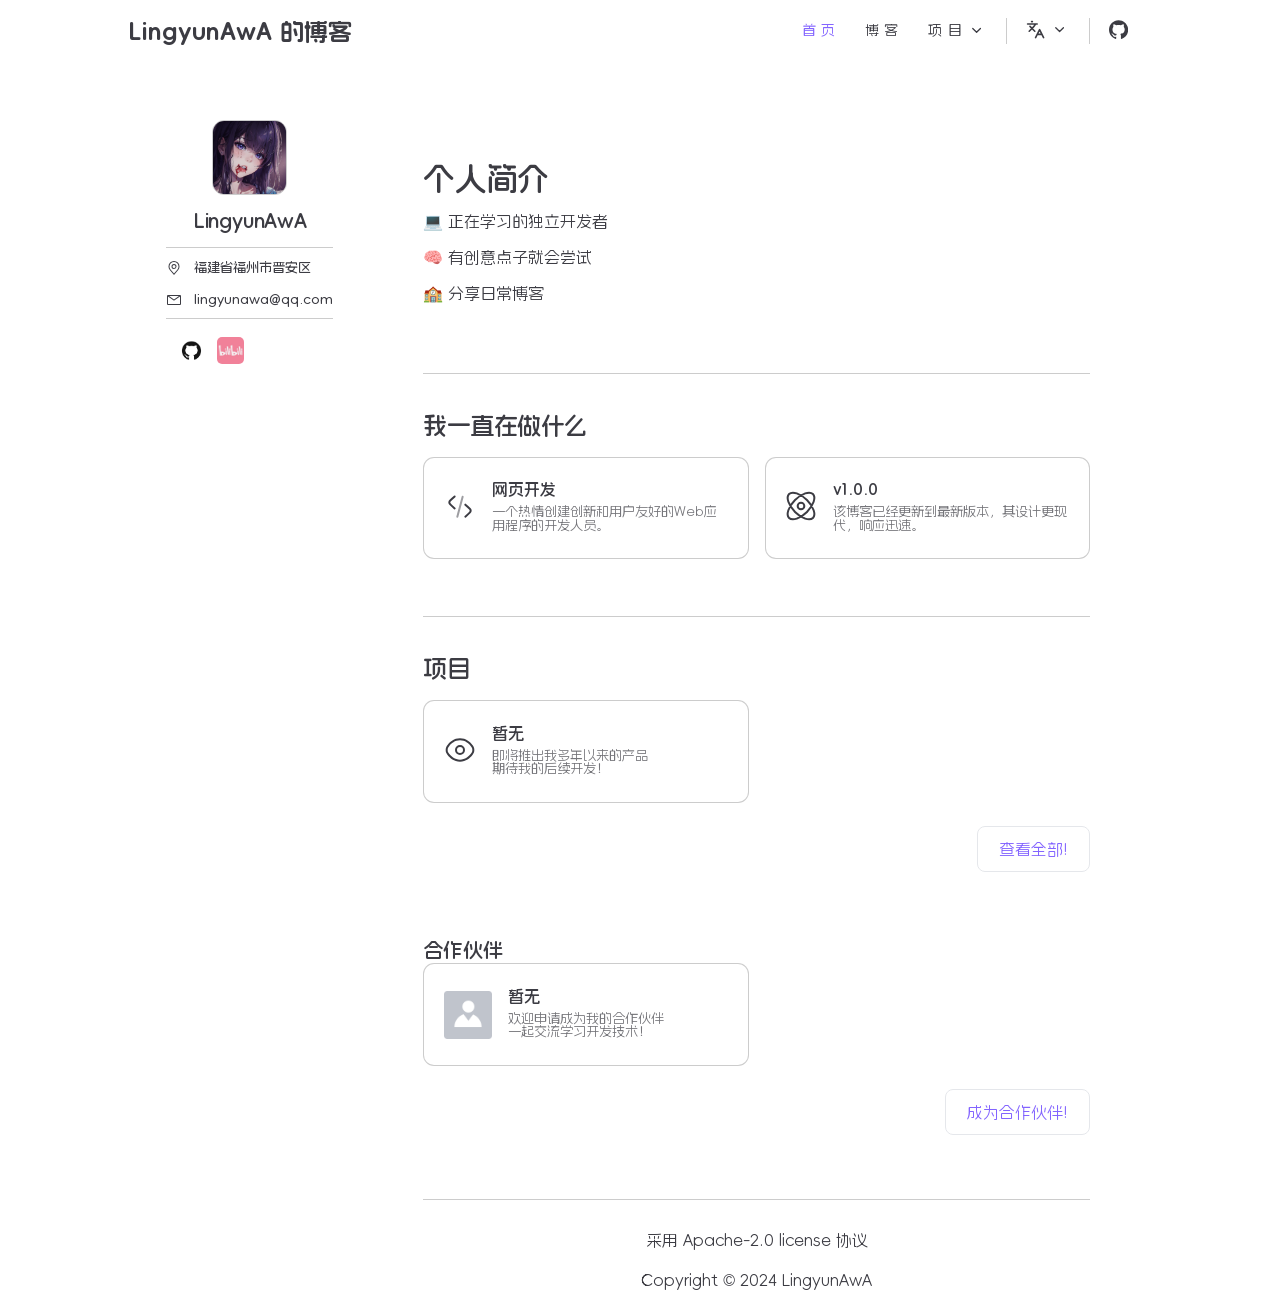
<file: index.html>
<!DOCTYPE html>
<html lang="en">
    <head>
        <meta charset="UTF-8" />
        <link rel="icon" href="/logo.png" />
        <meta name="viewport" content="width=device-width, initial-scale=1.0" />
        <title>LingyunAwA's Blog</title>
      <script type="module" crossorigin src="/assets/index-Be24xoKA.js"></script>
      <link rel="stylesheet" crossorigin href="/assets/index-DSmaqG3k.css">
    </head>
    <body>
        <div id="app"></div>
    </body>
</html>
</file>
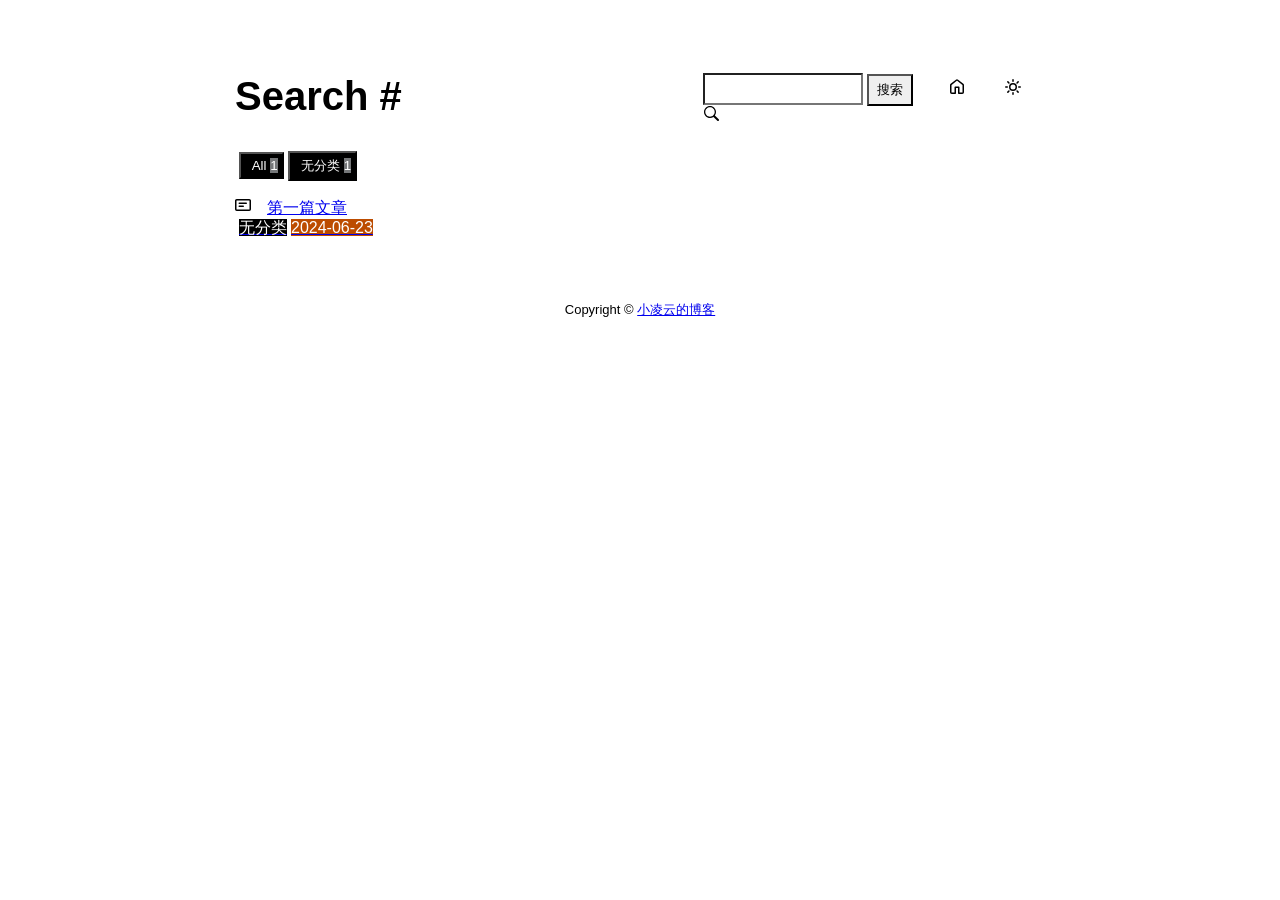
<file: docs/tag.html>
<!DOCTYPE html>
<html data-color-mode="light" data-dark-theme="dark" data-light-theme="light" lang="zh-CN">
<head>
    <meta content="text/html; charset=utf-8" http-equiv="content-type" />
    <meta name="viewport" content="width=device-width,initial-scale=1.0">
    <meta http-equiv="X-UA-Compatible" content="IE=edge">
    <link href="//cdn.staticfile.net/Primer/21.0.7/primer.css" rel="stylesheet" />
    <link rel="icon" href="https://avatars.githubusercontent.com/JingHai-Lingyun"><script>
        let theme = localStorage.getItem("meek_theme") || "light";
        document.documentElement.setAttribute("data-color-mode", theme);
    </script>
<meta name="description" content="小凌云的博客 search page">
<title>小凌云的博客 - Tag</title>

</head>
<style>
body{box-sizing: border-box;min-width: 200px;max-width: 900px;margin: 20px auto;padding: 45px;font-size: 16px;font-family: sans-serif;line-height: 1.25;}
#header{display:flex;padding-bottom:8px;border-bottom: 1px solid var(--borderColor-muted, var(--color-border-muted));margin-bottom: 16px;}
#footer {margin-top:64px; text-align: center;font-size: small;}

</style>

<style>
.tagTitle{margin:auto 0;font-size:40px;font-weight:bold;overflow:hidden;white-space:nowrap;text-overflow:ellipsis;}
.title-right{display:flex;margin:auto 0 0 auto;}
.title-right .circle{padding: 14px 16px;margin-right:8px;}

.subnav-search{width:222px;margin-top:8px;margin-right:8px;}
.subnav-search-input{width:160px;border-top-right-radius:0px;border-bottom-right-radius:0px;}
.subnav-search button{padding:5px 8px;border-top-left-radius:0px;border-bottom-left-radius:0px;}

.SideNav-icon{margin-right:16px}
.Label{color: #fff;margin-left:4px;}
#taglabel .Label {margin-bottom:8px;}
.Counter{color:#fff;background-color:rgba(234, 238, 242, 0.5)}

.genTime{float: right;}
.d-flex{min-width:0;}
.listTitle{overflow:hidden;white-space:nowrap;text-overflow: ellipsis;max-width: 100%;}
.listLabels{white-space:nowrap;}

@media (max-width: 600px) {
    body { padding: 8px;}
    .tagTitle{display:none;}
    .LabelTime{display:none;}
}
</style>


<body>
    <div id="header">
<span class="tagTitle"><span>Loading</span><span class="AnimatedEllipsis"></span></span>
<div class="title-right">
    <div class="subnav-search">
        <input type="search" class="form-control subnav-search-input float-left" aria-label="Search site" value="" style="height:32px;">
        <button class="btn float-left" type="submit" onclick="javascript:searchShow()">搜索</button>
        <svg class="subnav-search-icon octicon octicon-search" width="16" height="16" viewBox="0 0 16 16" aria-hidden="true">
            <path id="searchSVG" fill-rule="evenodd"></path>
        </svg>
    </div>
    <a href="https://lingyunawa.github.io" id="buttonHome" class="btn btn-invisible circle" title="首页">
        <svg class="octicon" width="16" height="16">
            <path id="pathHome" fill-rule="evenodd"></path>
        </svg>
    </a>
    <a class="btn btn-invisible circle" onclick="modeSwitch()" title="切换主题">
        <svg class="octicon" width="16" height="16" >
            <path id="themeSwitch" fill-rule="evenodd"></path>
        </svg>
    </a>
</div>
</div>
    <div id="content">
<div id="taglabel" style="margin-bottom:8px;"></div>
<nav class="SideNav"></nav>
<div class="notFind" style="display:none;font-size:24px;margin:8px;">Not Find</div>
</div>
    <div id="footer">Copyright © <span id="year"></span><a href="https://lingyunawa.github.io"> 小凌云的博客 </a>
<p>
</p>

<script>
if(""!=""){
    var now=new Date();
    var startSite=new Date("");
    var diff=now.getTime()-startSite.getTime();
    var diffDay=Math.floor(diff/(1000*60*60*24));
    document.getElementById("year").innerHTML=now.getFullYear();
    if(""!=""){document.getElementById("runday").innerHTML=" • "+"网站运行"+diffDay+"天"+" • ";}
    else{document.getElementById("runday").innerHTML="网站运行"+diffDay+"天"+" • ";}
}
</script>
</div>
</body>
<script>
var IconList={'sun': 'M8 10.5a2.5 2.5 0 100-5 2.5 2.5 0 000 5zM8 12a4 4 0 100-8 4 4 0 000 8zM8 0a.75.75 0 01.75.75v1.5a.75.75 0 01-1.5 0V.75A.75.75 0 018 0zm0 13a.75.75 0 01.75.75v1.5a.75.75 0 01-1.5 0v-1.5A.75.75 0 018 13zM2.343 2.343a.75.75 0 011.061 0l1.06 1.061a.75.75 0 01-1.06 1.06l-1.06-1.06a.75.75 0 010-1.06zm9.193 9.193a.75.75 0 011.06 0l1.061 1.06a.75.75 0 01-1.06 1.061l-1.061-1.06a.75.75 0 010-1.061zM16 8a.75.75 0 01-.75.75h-1.5a.75.75 0 010-1.5h1.5A.75.75 0 0116 8zM3 8a.75.75 0 01-.75.75H.75a.75.75 0 010-1.5h1.5A.75.75 0 013 8zm10.657-5.657a.75.75 0 010 1.061l-1.061 1.06a.75.75 0 11-1.06-1.06l1.06-1.06a.75.75 0 011.06 0zm-9.193 9.193a.75.75 0 010 1.06l-1.06 1.061a.75.75 0 11-1.061-1.06l1.06-1.061a.75.75 0 011.061 0z', 'moon': 'M9.598 1.591a.75.75 0 01.785-.175 7 7 0 11-8.967 8.967.75.75 0 01.961-.96 5.5 5.5 0 007.046-7.046.75.75 0 01.175-.786zm1.616 1.945a7 7 0 01-7.678 7.678 5.5 5.5 0 107.678-7.678z', 'sync': 'M1.705 8.005a.75.75 0 0 1 .834.656 5.5 5.5 0 0 0 9.592 2.97l-1.204-1.204a.25.25 0 0 1 .177-.427h3.646a.25.25 0 0 1 .25.25v3.646a.25.25 0 0 1-.427.177l-1.38-1.38A7.002 7.002 0 0 1 1.05 8.84a.75.75 0 0 1 .656-.834ZM8 2.5a5.487 5.487 0 0 0-4.131 1.869l1.204 1.204A.25.25 0 0 1 4.896 6H1.25A.25.25 0 0 1 1 5.75V2.104a.25.25 0 0 1 .427-.177l1.38 1.38A7.002 7.002 0 0 1 14.95 7.16a.75.75 0 0 1-1.49.178A5.5 5.5 0 0 0 8 2.5Z', 'home': 'M6.906.664a1.749 1.749 0 0 1 2.187 0l5.25 4.2c.415.332.657.835.657 1.367v7.019A1.75 1.75 0 0 1 13.25 15h-3.5a.75.75 0 0 1-.75-.75V9H7v5.25a.75.75 0 0 1-.75.75h-3.5A1.75 1.75 0 0 1 1 13.25V6.23c0-.531.242-1.034.657-1.366l5.25-4.2Zm1.25 1.171a.25.25 0 0 0-.312 0l-5.25 4.2a.25.25 0 0 0-.094.196v7.019c0 .138.112.25.25.25H5.5V8.25a.75.75 0 0 1 .75-.75h3.5a.75.75 0 0 1 .75.75v5.25h2.75a.25.25 0 0 0 .25-.25V6.23a.25.25 0 0 0-.094-.195Z', 'search': 'M15.7 13.3l-3.81-3.83A5.93 5.93 0 0 0 13 6c0-3.31-2.69-6-6-6S1 2.69 1 6s2.69 6 6 6c1.3 0 2.48-.41 3.47-1.11l3.83 3.81c.19.2.45.3.7.3.25 0 .52-.09.7-.3a.996.996 0 0 0 0-1.41v.01zM7 10.7c-2.59 0-4.7-2.11-4.7-4.7 0-2.59 2.11-4.7 4.7-4.7 2.59 0 4.7 2.11 4.7 4.7 0 2.59-2.11 4.7-4.7 4.7z', 'post': 'M0 3.75C0 2.784.784 2 1.75 2h12.5c.966 0 1.75.784 1.75 1.75v8.5A1.75 1.75 0 0 1 14.25 14H1.75A1.75 1.75 0 0 1 0 12.25Zm1.75-.25a.25.25 0 0 0-.25.25v8.5c0 .138.112.25.25.25h12.5a.25.25 0 0 0 .25-.25v-8.5a.25.25 0 0 0-.25-.25ZM3.5 6.25a.75.75 0 0 1 .75-.75h7a.75.75 0 0 1 0 1.5h-7a.75.75 0 0 1-.75-.75Zm.75 2.25h4a.75.75 0 0 1 0 1.5h-4a.75.75 0 0 1 0-1.5Z'};
var utterancesLoad=0;

let themeSettings={
    "dark": ["dark","moon","#00f0ff","dark-blue"],
    "light": ["light","sun","#ff5000","github-light"],
    "auto": ["auto","sync","","preferred-color-scheme"]
};
function changeTheme(mode, icon, color, utheme){
    document.documentElement.setAttribute("data-color-mode",mode);
    document.getElementById("themeSwitch").setAttribute("d",value=IconList[icon]);
    document.getElementById("themeSwitch").parentNode.style.color=color;
    if(utterancesLoad==1){utterancesTheme(utheme);}
}
function modeSwitch(){
    let currentMode=document.documentElement.getAttribute('data-color-mode');
    let newMode = currentMode === "light" ? "dark" : currentMode === "dark" ? "auto" : "light";
    localStorage.setItem("meek_theme", newMode);
    if(themeSettings[newMode]){
        changeTheme(...themeSettings[newMode]);
    }
}
function utterancesTheme(theme){
    const message={type:'set-theme',theme: theme};
    const iframe=document.getElementsByClassName('utterances-frame')[0];
    iframe.contentWindow.postMessage(message,'https://utteranc.es');
}
if(themeSettings[theme]){changeTheme(...themeSettings[theme]);}
console.log("\n %c Gmeek last https://github.com/Meekdai/Gmeek \n\n","padding:5px 0;background:#02d81d;color:#fff");
</script>

<script>
document.getElementById("pathHome").setAttribute("d",IconList["home"]);
document.getElementById("searchSVG").setAttribute("d",IconList["search"]);

tagList=[];
labelsCount={};
jsonData='';
let requestJson="postList.json"
let request=new XMLHttpRequest();
request.open("GET",requestJson);
request.responseType='text';
request.send();
request.onload=function(){
    jsonData=JSON.parse(request.response);
    console.log(jsonData);
    showList(labelsCount);
    setClassDisplay(decodeURI(window.location.hash.slice(1)));
}

function showList(labelsCount){
    let SideNav=document.getElementsByClassName("SideNav")[0];
    SideNav.classList.add("border");
    let taglabel=document.getElementById("taglabel");

    jsonData['labelColorDict']["All"]="#000";
    labelsCount["All"]=0;
    for (let key in jsonData) {
        if (key !== 'labelColorDict' && Array.isArray(jsonData[key]['labels'])) {
            labelsCount["All"]++;
            for (let label of jsonData[key]['labels']) {
                labelsCount[label] = (labelsCount[label] || 0) + 1;
            }
        }
    }

    let sortedLabelsList = Object.keys(labelsCount).sort((a, b) => labelsCount[b] - labelsCount[a]);
    for (let label of sortedLabelsList) {
        tagList.push(label);
        let showLabels = document.createElement("button");
        showLabels.setAttribute("class", "Label");
        showLabels.setAttribute("style", "background-color:" + jsonData['labelColorDict'][label]+";padding:4px;");
        showLabels.innerHTML="&nbsp;&nbsp;"+label+" ";
        showLabels.setAttribute("onclick", "javascript:updateShowTag('" + label + "');");

        let LabelNum=document.createElement("span");
        LabelNum.setAttribute("class","Counter");
        LabelNum.innerHTML=labelsCount[label];
        showLabels.appendChild(LabelNum);
        taglabel.appendChild(showLabels);
    }

    for(i in jsonData){
        if(i!='labelColorDict'){
            let div=document.createElement("div");
            div.setAttribute("class","lists "+jsonData[i]['labels'].join(" "));
            let item=document.createElement("a");
            item.setAttribute("class","SideNav-item d-flex flex-items-center flex-justify-between");
            item.setAttribute("href",jsonData[i]['postUrl']);

            let center=document.createElement("div");
            center.setAttribute("class","d-flex flex-items-center");

            svg=document.createElementNS('http://www.w3.org/2000/svg','svg');
            path=document.createElementNS("http://www.w3.org/2000/svg","path"); 
            span=document.createElement("span");
            svg.setAttributeNS(null,"class","SideNav-icon octicon");
            svg.setAttributeNS(null,"style","width:16px;height:16px");
            path.setAttributeNS(null, "d", IconList["post"]);
            svg.appendChild(path);

            let title=document.createElement("span");
            title.setAttribute("class","listTitle");
            title.innerHTML=jsonData[i]['postTitle'];
            center.appendChild(svg);
            center.appendChild(title);

            let listLabels=document.createElement("div");
            listLabels.setAttribute("class","listLabels");
            
            for(label of jsonData[i]['labels']){
                let LabelName=document.createElement("span");
                LabelName.setAttribute("class","Label LabelName");
                LabelName.setAttribute("style","background-color:"+jsonData['labelColorDict'][label]);
                LabelName.innerHTML=label;
                listLabels.appendChild(LabelName);
            }
            let LabelTime=document.createElement("span");
            LabelTime.setAttribute("class","Label LabelTime");
            LabelTime.setAttribute("style","background-color:"+jsonData[i]['dateLabelColor']);
            LabelTime.innerHTML=jsonData[i]['createdDate'];
            listLabels.appendChild(LabelTime);

            item.appendChild(center);
            item.appendChild(listLabels);
            div.appendChild(item);
            SideNav.appendChild(div);
        }
    }
}

function updateShowTag(label){
    if(window.location.hash.slice(1)!=encodeURI(label)){
        window.location.hash="#"+(label);
        setClassDisplay(label);
    }
}

function setClassDisplay(label){
    let lists = document.getElementsByClassName("lists");
    let tagTitle = document.getElementsByClassName("tagTitle")[0];
    tagTitle.innerHTML="Tag #"+label;
    document.title=label+" - 小凌云的博客";
    document.getElementsByClassName("subnav-search-input")[0].value='';
    if(label=="All"){
        for(let i = 0; i < lists.length; i++){lists[i].style.display='block';}
        document.getElementsByClassName("notFind")[0].style.display='none';
    }
    else if(tagList.indexOf(label)!=-1){
        for(let i = 0; i < lists.length; i++){
            lists[i].style.display='none';
        }

        let labels = document.getElementsByClassName(label);
        for(let i = 0; i < labels.length; i++){
            labels[i].style.display='block';
        }
        document.getElementsByClassName("notFind")[0].style.display='none';
    }
    else{
        document.getElementsByClassName("subnav-search-input")[0].value=label;
        searchShow();
    }
}

function searchShow(){
    let lists = document.getElementsByClassName("lists");
    let tagTitle = document.getElementsByClassName("tagTitle")[0];
    let searchInput = document.getElementsByClassName("subnav-search-input")[0].value;
    tagTitle.innerHTML="Search #"+searchInput;
    if(searchInput==''){document.title="Search - 小凌云的博客";}
    else{document.title=searchInput+" - 小凌云的博客";}
    let a=0;
    window.location.hash="#"+(searchInput);
    for(let i = 0; i < lists.length; i++){
        if(lists[i].childNodes[0].childNodes[0].childNodes[1].innerHTML.toUpperCase().indexOf(searchInput.toUpperCase())==-1){lists[i].style.display='none';}
        else{lists[i].style.display='block';a=a+1;}
    }
    if(a==0){
        let notFind=document.getElementsByClassName("notFind")[0];
        notFind.style.display='block';
        notFind.innerHTML='Not Find "'+searchInput+'"';
    }
    else{document.getElementsByClassName("notFind")[0].style.display='none';}
}

</script>

</html>
</file>
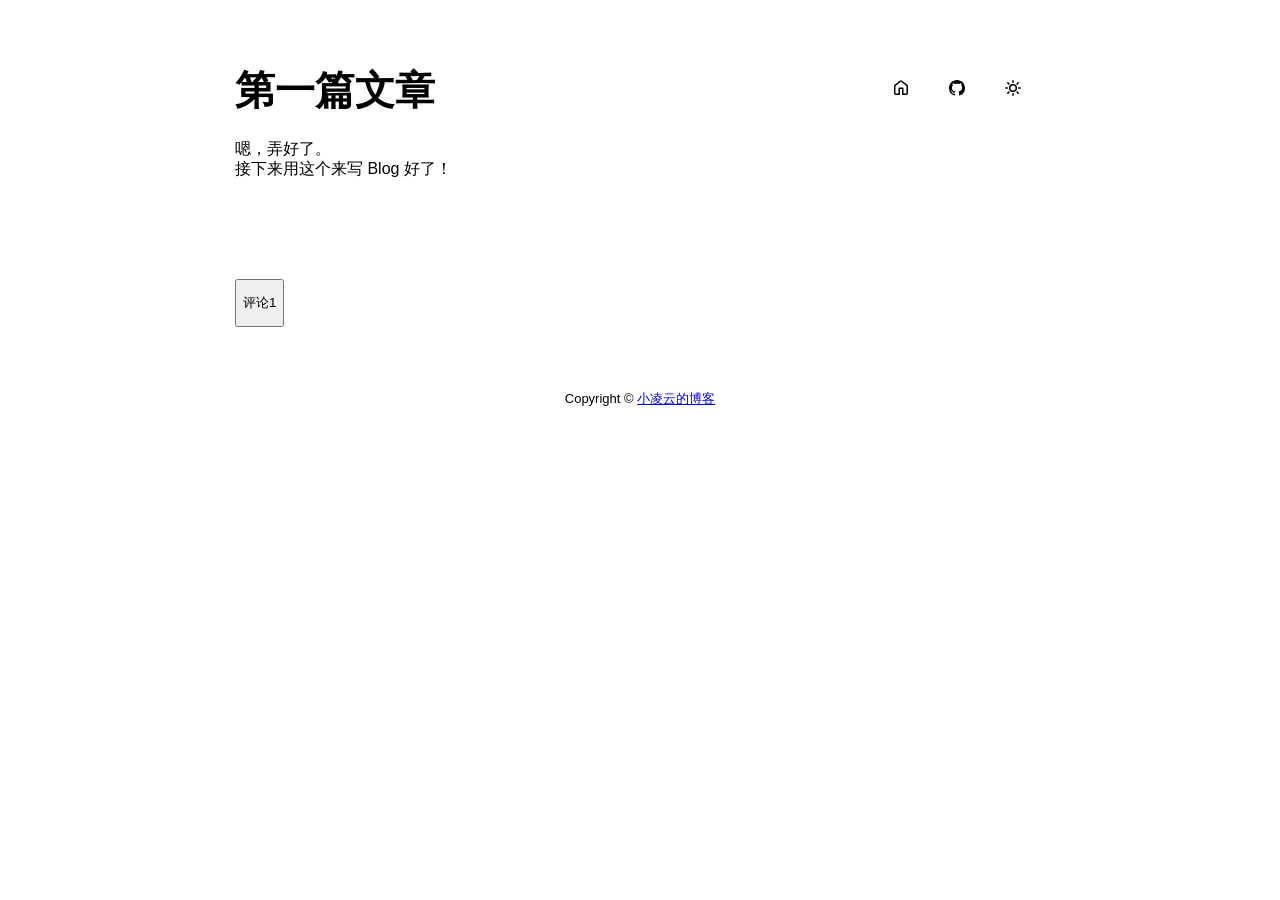
<file: docs/post/di-yi-pian-wen-zhang.html>
<!DOCTYPE html>
<html data-color-mode="light" data-dark-theme="dark" data-light-theme="light" lang="zh-CN">
<head>
    <meta content="text/html; charset=utf-8" http-equiv="content-type" />
    <meta name="viewport" content="width=device-width,initial-scale=1.0">
    <meta http-equiv="X-UA-Compatible" content="IE=edge">
    <link href="//cdn.staticfile.net/Primer/21.0.7/primer.css" rel="stylesheet" />
    <link rel="icon" href="https://avatars.githubusercontent.com/JingHai-Lingyun"><script>
        let theme = localStorage.getItem("meek_theme") || "light";
        document.documentElement.setAttribute("data-color-mode", theme);
    </script>
<meta name="description" content="嗯，弄好了。">
<meta property="og:title" content="第一篇文章">
<meta property="og:description" content="嗯，弄好了。">
<meta property="og:type" content="article">
<meta property="og:url" content="https://lingyunawa.github.io/post/di-yi-pian-wen-zhang.html">
<meta property="og:image" content="https://avatars.githubusercontent.com/JingHai-Lingyun">
<title>第一篇文章</title>


</head>
<style>
body{box-sizing: border-box;min-width: 200px;max-width: 900px;margin: 20px auto;padding: 45px;font-size: 16px;font-family: sans-serif;line-height: 1.25;}
#header{display:flex;padding-bottom:8px;border-bottom: 1px solid var(--borderColor-muted, var(--color-border-muted));margin-bottom: 16px;}
#footer {margin-top:64px; text-align: center;font-size: small;}

</style>

<style>
.postTitle{margin: auto 0;font-size:40px;font-weight:bold;}
.title-right{display:flex;margin:auto 0 0 auto;}
.title-right .circle{padding: 14px 16px;margin-right:8px;}
#postBody{border-bottom: 1px solid var(--color-border-default);padding-bottom:36px;}
#postBody hr{height:2px;}
#cmButton{height:48px;margin-top:48px;}
#comments{margin-top:64px;}
.g-emoji{font-size:24px;}
@media (max-width: 600px) {
    body {padding: 8px;}
    .postTitle{font-size:24px;}
}
</style>




<body>
    <div id="header">
<h1 class="postTitle">第一篇文章</h1>
<div class="title-right">
    <a href="https://lingyunawa.github.io" id="buttonHome" class="btn btn-invisible circle" title="首页">
        <svg class="octicon" width="16" height="16">
            <path id="pathHome" fill-rule="evenodd"></path>
        </svg>
    </a>
    
    <a href="https://github.com/lingyunawa/lingyunawa.github.io/issues/1" target="_blank" class="btn btn-invisible circle" title="Issue">
        <svg class="octicon" width="16" height="16">
            <path id="pathIssue" fill-rule="evenodd"></path>
        </svg>
    </a>
    

    <a class="btn btn-invisible circle" onclick="modeSwitch();" title="切换主题">
        <svg class="octicon" width="16" height="16" >
            <path id="themeSwitch" fill-rule="evenodd"></path>
        </svg>
    </a>

</div>
</div>
    <div id="content">
<div class="markdown-body" id="postBody"><p>嗯，弄好了。<br>
接下来用这个来写 Blog 好了！</p></div>
<div style="font-size:small;margin-top:8px;float:right;"></div>
<button class="btn btn-block" type="button" onclick="openComments()" id="cmButton">评论</button>
<div class="comments" id="comments"></div>
</div>
    <div id="footer">Copyright © <span id="year"></span><a href="https://lingyunawa.github.io"> 小凌云的博客 </a>
<p>
</p>

<script>
if(""!=""){
    var now=new Date();
    var startSite=new Date("");
    var diff=now.getTime()-startSite.getTime();
    var diffDay=Math.floor(diff/(1000*60*60*24));
    document.getElementById("year").innerHTML=now.getFullYear();
    if(""!=""){document.getElementById("runday").innerHTML=" • "+"网站运行"+diffDay+"天"+" • ";}
    else{document.getElementById("runday").innerHTML="网站运行"+diffDay+"天"+" • ";}
}
</script>
</div>
</body>
<script>
var IconList={'sun': 'M8 10.5a2.5 2.5 0 100-5 2.5 2.5 0 000 5zM8 12a4 4 0 100-8 4 4 0 000 8zM8 0a.75.75 0 01.75.75v1.5a.75.75 0 01-1.5 0V.75A.75.75 0 018 0zm0 13a.75.75 0 01.75.75v1.5a.75.75 0 01-1.5 0v-1.5A.75.75 0 018 13zM2.343 2.343a.75.75 0 011.061 0l1.06 1.061a.75.75 0 01-1.06 1.06l-1.06-1.06a.75.75 0 010-1.06zm9.193 9.193a.75.75 0 011.06 0l1.061 1.06a.75.75 0 01-1.06 1.061l-1.061-1.06a.75.75 0 010-1.061zM16 8a.75.75 0 01-.75.75h-1.5a.75.75 0 010-1.5h1.5A.75.75 0 0116 8zM3 8a.75.75 0 01-.75.75H.75a.75.75 0 010-1.5h1.5A.75.75 0 013 8zm10.657-5.657a.75.75 0 010 1.061l-1.061 1.06a.75.75 0 11-1.06-1.06l1.06-1.06a.75.75 0 011.06 0zm-9.193 9.193a.75.75 0 010 1.06l-1.06 1.061a.75.75 0 11-1.061-1.06l1.06-1.061a.75.75 0 011.061 0z', 'moon': 'M9.598 1.591a.75.75 0 01.785-.175 7 7 0 11-8.967 8.967.75.75 0 01.961-.96 5.5 5.5 0 007.046-7.046.75.75 0 01.175-.786zm1.616 1.945a7 7 0 01-7.678 7.678 5.5 5.5 0 107.678-7.678z', 'sync': 'M1.705 8.005a.75.75 0 0 1 .834.656 5.5 5.5 0 0 0 9.592 2.97l-1.204-1.204a.25.25 0 0 1 .177-.427h3.646a.25.25 0 0 1 .25.25v3.646a.25.25 0 0 1-.427.177l-1.38-1.38A7.002 7.002 0 0 1 1.05 8.84a.75.75 0 0 1 .656-.834ZM8 2.5a5.487 5.487 0 0 0-4.131 1.869l1.204 1.204A.25.25 0 0 1 4.896 6H1.25A.25.25 0 0 1 1 5.75V2.104a.25.25 0 0 1 .427-.177l1.38 1.38A7.002 7.002 0 0 1 14.95 7.16a.75.75 0 0 1-1.49.178A5.5 5.5 0 0 0 8 2.5Z', 'home': 'M6.906.664a1.749 1.749 0 0 1 2.187 0l5.25 4.2c.415.332.657.835.657 1.367v7.019A1.75 1.75 0 0 1 13.25 15h-3.5a.75.75 0 0 1-.75-.75V9H7v5.25a.75.75 0 0 1-.75.75h-3.5A1.75 1.75 0 0 1 1 13.25V6.23c0-.531.242-1.034.657-1.366l5.25-4.2Zm1.25 1.171a.25.25 0 0 0-.312 0l-5.25 4.2a.25.25 0 0 0-.094.196v7.019c0 .138.112.25.25.25H5.5V8.25a.75.75 0 0 1 .75-.75h3.5a.75.75 0 0 1 .75.75v5.25h2.75a.25.25 0 0 0 .25-.25V6.23a.25.25 0 0 0-.094-.195Z', 'github': 'M8 0c4.42 0 8 3.58 8 8a8.013 8.013 0 0 1-5.45 7.59c-.4.08-.55-.17-.55-.38 0-.27.01-1.13.01-2.2 0-.75-.25-1.23-.54-1.48 1.78-.2 3.65-.88 3.65-3.95 0-.88-.31-1.59-.82-2.15.08-.2.36-1.02-.08-2.12 0 0-.67-.22-2.2.82-.64-.18-1.32-.27-2-.27-.68 0-1.36.09-2 .27-1.53-1.03-2.2-.82-2.2-.82-.44 1.1-.16 1.92-.08 2.12-.51.56-.82 1.28-.82 2.15 0 3.06 1.86 3.75 3.64 3.95-.23.2-.44.55-.51 1.07-.46.21-1.61.55-2.33-.66-.15-.24-.6-.83-1.23-.82-.67.01-.27.38.01.53.34.19.73.9.82 1.13.16.45.68 1.31 2.69.94 0 .67.01 1.3.01 1.49 0 .21-.15.45-.55.38A7.995 7.995 0 0 1 0 8c0-4.42 3.58-8 8-8Z'};
var utterancesLoad=0;

let themeSettings={
    "dark": ["dark","moon","#00f0ff","dark-blue"],
    "light": ["light","sun","#ff5000","github-light"],
    "auto": ["auto","sync","","preferred-color-scheme"]
};
function changeTheme(mode, icon, color, utheme){
    document.documentElement.setAttribute("data-color-mode",mode);
    document.getElementById("themeSwitch").setAttribute("d",value=IconList[icon]);
    document.getElementById("themeSwitch").parentNode.style.color=color;
    if(utterancesLoad==1){utterancesTheme(utheme);}
}
function modeSwitch(){
    let currentMode=document.documentElement.getAttribute('data-color-mode');
    let newMode = currentMode === "light" ? "dark" : currentMode === "dark" ? "auto" : "light";
    localStorage.setItem("meek_theme", newMode);
    if(themeSettings[newMode]){
        changeTheme(...themeSettings[newMode]);
    }
}
function utterancesTheme(theme){
    const message={type:'set-theme',theme: theme};
    const iframe=document.getElementsByClassName('utterances-frame')[0];
    iframe.contentWindow.postMessage(message,'https://utteranc.es');
}
if(themeSettings[theme]){changeTheme(...themeSettings[theme]);}
console.log("\n %c Gmeek last https://github.com/Meekdai/Gmeek \n\n","padding:5px 0;background:#02d81d;color:#fff");
</script>

<script>
document.getElementById("pathHome").setAttribute("d",IconList["home"]);
document.getElementById("pathIssue").setAttribute("d",IconList["github"]);
cmButton=document.getElementById("cmButton");
    span=document.createElement("span");
    span.setAttribute("class","Counter");
    span.innerHTML="1";
    cmButton.appendChild(span);
function openComments(){
    cm=document.getElementById("comments");
    cmButton=document.getElementById("cmButton");
    cmButton.innerHTML="loading";
    span=document.createElement("span");
    span.setAttribute("class","AnimatedEllipsis");
    cmButton.appendChild(span);

    script=document.createElement("script");
    script.setAttribute("src","https://utteranc.es/client.js");
    script.setAttribute("repo","lingyunawa/lingyunawa.github.io");
    script.setAttribute("issue-term","title");
    
    if(localStorage.getItem("meek_theme")=="dark"){script.setAttribute("theme","dark-blue");}
    else if(localStorage.getItem("meek_theme")=="light") {script.setAttribute("theme","github-light");}
    else{script.setAttribute("theme","preferred-color-scheme");}
    
    script.setAttribute("crossorigin","anonymous");
    script.setAttribute("async","");
    cm.appendChild(script);

    int=self.setInterval("iFrameLoading()",200);
}

function iFrameLoading(){
    var utterances=document.getElementsByClassName('utterances');
    if(utterances.length==1){
        if(utterances[0].style.height!=""){
            utterancesLoad=1;
            int=window.clearInterval(int);
            document.getElementById("cmButton").style.display="none";
            console.log("utterances Load OK");
        }
    }
}
</script>


</html>
</file>
<file: assets/index-DSmaqG3k.css>
@charset "UTF-8";:root{--el-color-white:#ffffff;--el-color-black:#000000;--el-color-primary-rgb:64,158,255;--el-color-success-rgb:103,194,58;--el-color-warning-rgb:230,162,60;--el-color-danger-rgb:245,108,108;--el-color-error-rgb:245,108,108;--el-color-info-rgb:144,147,153;--el-font-size-extra-large:20px;--el-font-size-large:18px;--el-font-size-medium:16px;--el-font-size-base:14px;--el-font-size-small:13px;--el-font-size-extra-small:12px;--el-font-family:"Helvetica Neue",Helvetica,"PingFang SC","Hiragino Sans GB","Microsoft YaHei","微软雅黑",Arial,sans-serif;--el-font-weight-primary:500;--el-font-line-height-primary:24px;--el-index-normal:1;--el-index-top:1000;--el-index-popper:2000;--el-border-radius-base:4px;--el-border-radius-small:2px;--el-border-radius-round:20px;--el-border-radius-circle:100%;--el-transition-duration:.3s;--el-transition-duration-fast:.2s;--el-transition-function-ease-in-out-bezier:cubic-bezier(.645,.045,.355,1);--el-transition-function-fast-bezier:cubic-bezier(.23,1,.32,1);--el-transition-all:all var(--el-transition-duration) var(--el-transition-function-ease-in-out-bezier);--el-transition-fade:opacity var(--el-transition-duration) var(--el-transition-function-fast-bezier);--el-transition-md-fade:transform var(--el-transition-duration) var(--el-transition-function-fast-bezier),opacity var(--el-transition-duration) var(--el-transition-function-fast-bezier);--el-transition-fade-linear:opacity var(--el-transition-duration-fast) linear;--el-transition-border:border-color var(--el-transition-duration-fast) var(--el-transition-function-ease-in-out-bezier);--el-transition-box-shadow:box-shadow var(--el-transition-duration-fast) var(--el-transition-function-ease-in-out-bezier);--el-transition-color:color var(--el-transition-duration-fast) var(--el-transition-function-ease-in-out-bezier);--el-component-size-large:40px;--el-component-size:32px;--el-component-size-small:24px}:root{color-scheme:light;--el-color-primary:#409eff;--el-color-primary-light-3:#79bbff;--el-color-primary-light-5:#a0cfff;--el-color-primary-light-7:#c6e2ff;--el-color-primary-light-8:#d9ecff;--el-color-primary-light-9:#ecf5ff;--el-color-primary-dark-2:#337ecc;--el-color-success:#67c23a;--el-color-success-light-3:#95d475;--el-color-success-light-5:#b3e19d;--el-color-success-light-7:#d1edc4;--el-color-success-light-8:#e1f3d8;--el-color-success-light-9:#f0f9eb;--el-color-success-dark-2:#529b2e;--el-color-warning:#e6a23c;--el-color-warning-light-3:#eebe77;--el-color-warning-light-5:#f3d19e;--el-color-warning-light-7:#f8e3c5;--el-color-warning-light-8:#faecd8;--el-color-warning-light-9:#fdf6ec;--el-color-warning-dark-2:#b88230;--el-color-danger:#f56c6c;--el-color-danger-light-3:#f89898;--el-color-danger-light-5:#fab6b6;--el-color-danger-light-7:#fcd3d3;--el-color-danger-light-8:#fde2e2;--el-color-danger-light-9:#fef0f0;--el-color-danger-dark-2:#c45656;--el-color-error:#f56c6c;--el-color-error-light-3:#f89898;--el-color-error-light-5:#fab6b6;--el-color-error-light-7:#fcd3d3;--el-color-error-light-8:#fde2e2;--el-color-error-light-9:#fef0f0;--el-color-error-dark-2:#c45656;--el-color-info:#909399;--el-color-info-light-3:#b1b3b8;--el-color-info-light-5:#c8c9cc;--el-color-info-light-7:#dedfe0;--el-color-info-light-8:#e9e9eb;--el-color-info-light-9:#f4f4f5;--el-color-info-dark-2:#73767a;--el-bg-color:#ffffff;--el-bg-color-page:#f2f3f5;--el-bg-color-overlay:#ffffff;--el-text-color-primary:#303133;--el-text-color-regular:#606266;--el-text-color-secondary:#909399;--el-text-color-placeholder:#a8abb2;--el-text-color-disabled:#c0c4cc;--el-border-color:#dcdfe6;--el-border-color-light:#e4e7ed;--el-border-color-lighter:#ebeef5;--el-border-color-extra-light:#f2f6fc;--el-border-color-dark:#d4d7de;--el-border-color-darker:#cdd0d6;--el-fill-color:#f0f2f5;--el-fill-color-light:#f5f7fa;--el-fill-color-lighter:#fafafa;--el-fill-color-extra-light:#fafcff;--el-fill-color-dark:#ebedf0;--el-fill-color-darker:#e6e8eb;--el-fill-color-blank:#ffffff;--el-box-shadow:0px 12px 32px 4px rgba(0,0,0,.04),0px 8px 20px rgba(0,0,0,.08);--el-box-shadow-light:0px 0px 12px rgba(0,0,0,.12);--el-box-shadow-lighter:0px 0px 6px rgba(0,0,0,.12);--el-box-shadow-dark:0px 16px 48px 16px rgba(0,0,0,.08),0px 12px 32px rgba(0,0,0,.12),0px 8px 16px -8px rgba(0,0,0,.16);--el-disabled-bg-color:var(--el-fill-color-light);--el-disabled-text-color:var(--el-text-color-placeholder);--el-disabled-border-color:var(--el-border-color-light);--el-overlay-color:rgba(0,0,0,.8);--el-overlay-color-light:rgba(0,0,0,.7);--el-overlay-color-lighter:rgba(0,0,0,.5);--el-mask-color:rgba(255,255,255,.9);--el-mask-color-extra-light:rgba(255,255,255,.3);--el-border-width:1px;--el-border-style:solid;--el-border-color-hover:var(--el-text-color-disabled);--el-border:var(--el-border-width) var(--el-border-style) var(--el-border-color);--el-svg-monochrome-grey:var(--el-border-color)}.fade-in-linear-enter-active,.fade-in-linear-leave-active{transition:var(--el-transition-fade-linear)}.fade-in-linear-enter-from,.fade-in-linear-leave-to{opacity:0}.el-fade-in-linear-enter-active,.el-fade-in-linear-leave-active{transition:var(--el-transition-fade-linear)}.el-fade-in-linear-enter-from,.el-fade-in-linear-leave-to{opacity:0}.el-fade-in-enter-active,.el-fade-in-leave-active{transition:all var(--el-transition-duration) cubic-bezier(.55,0,.1,1)}.el-fade-in-enter-from,.el-fade-in-leave-active{opacity:0}.el-zoom-in-center-enter-active,.el-zoom-in-center-leave-active{transition:all var(--el-transition-duration) cubic-bezier(.55,0,.1,1)}.el-zoom-in-center-enter-from,.el-zoom-in-center-leave-active{opacity:0;transform:scaleX(0)}.el-zoom-in-top-enter-active,.el-zoom-in-top-leave-active{opacity:1;transform:scaleY(1);transform-origin:center top;transition:var(--el-transition-md-fade)}.el-zoom-in-top-enter-active[data-popper-placement^=top],.el-zoom-in-top-leave-active[data-popper-placement^=top]{transform-origin:center bottom}.el-zoom-in-top-enter-from,.el-zoom-in-top-leave-active{opacity:0;transform:scaleY(0)}.el-zoom-in-bottom-enter-active,.el-zoom-in-bottom-leave-active{opacity:1;transform:scaleY(1);transform-origin:center bottom;transition:var(--el-transition-md-fade)}.el-zoom-in-bottom-enter-from,.el-zoom-in-bottom-leave-active{opacity:0;transform:scaleY(0)}.el-zoom-in-left-enter-active,.el-zoom-in-left-leave-active{opacity:1;transform:scale(1);transform-origin:top left;transition:var(--el-transition-md-fade)}.el-zoom-in-left-enter-from,.el-zoom-in-left-leave-active{opacity:0;transform:scale(.45)}.collapse-transition{transition:var(--el-transition-duration) height ease-in-out,var(--el-transition-duration) padding-top ease-in-out,var(--el-transition-duration) padding-bottom ease-in-out}.el-collapse-transition-enter-active,.el-collapse-transition-leave-active{transition:var(--el-transition-duration) max-height ease-in-out,var(--el-transition-duration) padding-top ease-in-out,var(--el-transition-duration) padding-bottom ease-in-out}.horizontal-collapse-transition{transition:var(--el-transition-duration) width ease-in-out,var(--el-transition-duration) padding-left ease-in-out,var(--el-transition-duration) padding-right ease-in-out}.el-list-enter-active,.el-list-leave-active{transition:all 1s}.el-list-enter-from,.el-list-leave-to{opacity:0;transform:translateY(-30px)}.el-list-leave-active{position:absolute!important}.el-opacity-transition{transition:opacity var(--el-transition-duration) cubic-bezier(.55,0,.1,1)}.el-icon-loading{-webkit-animation:rotating 2s linear infinite;animation:rotating 2s linear infinite}.el-icon--right{margin-left:5px}.el-icon--left{margin-right:5px}@-webkit-keyframes rotating{0%{transform:rotate(0)}to{transform:rotate(1turn)}}@keyframes rotating{0%{transform:rotate(0)}to{transform:rotate(1turn)}}.el-icon{--color:inherit;align-items:center;display:inline-flex;height:1em;justify-content:center;line-height:1em;position:relative;width:1em;fill:currentColor;color:var(--color);font-size:inherit}.el-icon.is-loading{-webkit-animation:rotating 2s linear infinite;animation:rotating 2s linear infinite}.el-icon svg{height:1em;width:1em}.el-affix--fixed{position:fixed}.el-alert{--el-alert-padding:8px 16px;--el-alert-border-radius-base:var(--el-border-radius-base);--el-alert-title-font-size:14px;--el-alert-title-with-description-font-size:16px;--el-alert-description-font-size:14px;--el-alert-close-font-size:16px;--el-alert-close-customed-font-size:14px;--el-alert-icon-size:16px;--el-alert-icon-large-size:28px;align-items:center;background-color:var(--el-color-white);border-radius:var(--el-alert-border-radius-base);box-sizing:border-box;display:flex;margin:0;opacity:1;overflow:hidden;padding:var(--el-alert-padding);position:relative;transition:opacity var(--el-transition-duration-fast);width:100%}.el-alert.is-light .el-alert__close-btn{color:var(--el-text-color-placeholder)}.el-alert.is-dark .el-alert__close-btn,.el-alert.is-dark .el-alert__description{color:var(--el-color-white)}.el-alert.is-center{justify-content:center}.el-alert--success{--el-alert-bg-color:var(--el-color-success-light-9)}.el-alert--success.is-light{background-color:var(--el-alert-bg-color)}.el-alert--success.is-light,.el-alert--success.is-light .el-alert__description{color:var(--el-color-success)}.el-alert--success.is-dark{background-color:var(--el-color-success);color:var(--el-color-white)}.el-alert--info{--el-alert-bg-color:var(--el-color-info-light-9)}.el-alert--info.is-light{background-color:var(--el-alert-bg-color)}.el-alert--info.is-light,.el-alert--info.is-light .el-alert__description{color:var(--el-color-info)}.el-alert--info.is-dark{background-color:var(--el-color-info);color:var(--el-color-white)}.el-alert--warning{--el-alert-bg-color:var(--el-color-warning-light-9)}.el-alert--warning.is-light{background-color:var(--el-alert-bg-color)}.el-alert--warning.is-light,.el-alert--warning.is-light .el-alert__description{color:var(--el-color-warning)}.el-alert--warning.is-dark{background-color:var(--el-color-warning);color:var(--el-color-white)}.el-alert--error{--el-alert-bg-color:var(--el-color-error-light-9)}.el-alert--error.is-light{background-color:var(--el-alert-bg-color)}.el-alert--error.is-light,.el-alert--error.is-light .el-alert__description{color:var(--el-color-error)}.el-alert--error.is-dark{background-color:var(--el-color-error);color:var(--el-color-white)}.el-alert__content{display:flex;flex-direction:column;gap:4px}.el-alert .el-alert__icon{font-size:var(--el-alert-icon-size);margin-right:8px;width:var(--el-alert-icon-size)}.el-alert .el-alert__icon.is-big{font-size:var(--el-alert-icon-large-size);margin-right:12px;width:var(--el-alert-icon-large-size)}.el-alert__title{font-size:var(--el-alert-title-font-size);line-height:24px}.el-alert__title.with-description{font-size:var(--el-alert-title-with-description-font-size)}.el-alert .el-alert__description{font-size:var(--el-alert-description-font-size);margin:0}.el-alert .el-alert__close-btn{cursor:pointer;font-size:var(--el-alert-close-font-size);opacity:1;position:absolute;right:16px;top:12px}.el-alert .el-alert__close-btn.is-customed{font-size:var(--el-alert-close-customed-font-size);font-style:normal;line-height:24px;top:8px}.el-alert-fade-enter-from,.el-alert-fade-leave-active{opacity:0}.el-aside{box-sizing:border-box;flex-shrink:0;overflow:auto;width:var(--el-aside-width,300px)}.el-autocomplete{--el-input-text-color:var(--el-text-color-regular);--el-input-border:var(--el-border);--el-input-hover-border:var(--el-border-color-hover);--el-input-focus-border:var(--el-color-primary);--el-input-transparent-border:0 0 0 1px transparent inset;--el-input-border-color:var(--el-border-color);--el-input-border-radius:var(--el-border-radius-base);--el-input-bg-color:var(--el-fill-color-blank);--el-input-icon-color:var(--el-text-color-placeholder);--el-input-placeholder-color:var(--el-text-color-placeholder);--el-input-hover-border-color:var(--el-border-color-hover);--el-input-clear-hover-color:var(--el-text-color-secondary);--el-input-focus-border-color:var(--el-color-primary);--el-input-width:100%;display:inline-block;position:relative;width:var(--el-input-width)}.el-autocomplete__popper.el-popper{background:var(--el-bg-color-overlay);border:1px solid var(--el-border-color-light);box-shadow:var(--el-box-shadow-light)}.el-autocomplete__popper.el-popper .el-popper__arrow:before{border:1px solid var(--el-border-color-light)}.el-autocomplete__popper.el-popper[data-popper-placement^=top] .el-popper__arrow:before{border-left-color:transparent;border-top-color:transparent}.el-autocomplete__popper.el-popper[data-popper-placement^=bottom] .el-popper__arrow:before{border-bottom-color:transparent;border-right-color:transparent}.el-autocomplete__popper.el-popper[data-popper-placement^=left] .el-popper__arrow:before{border-bottom-color:transparent;border-left-color:transparent}.el-autocomplete__popper.el-popper[data-popper-placement^=right] .el-popper__arrow:before{border-right-color:transparent;border-top-color:transparent}.el-autocomplete-suggestion{border-radius:var(--el-border-radius-base);box-sizing:border-box}.el-autocomplete-suggestion__wrap{box-sizing:border-box;max-height:280px;padding:10px 0}.el-autocomplete-suggestion__list{margin:0;padding:0}.el-autocomplete-suggestion li{color:var(--el-text-color-regular);cursor:pointer;font-size:var(--el-font-size-base);line-height:34px;list-style:none;margin:0;overflow:hidden;padding:0 20px;text-align:left;text-overflow:ellipsis;white-space:nowrap}.el-autocomplete-suggestion li:hover,.el-autocomplete-suggestion li.highlighted{background-color:var(--el-fill-color-light)}.el-autocomplete-suggestion li.divider{border-top:1px solid var(--el-color-black);margin-top:6px}.el-autocomplete-suggestion li.divider:last-child{margin-bottom:-6px}.el-autocomplete-suggestion.is-loading li{color:var(--el-text-color-secondary);font-size:20px;height:100px;line-height:100px;text-align:center}.el-autocomplete-suggestion.is-loading li:after{content:"";display:inline-block;height:100%;vertical-align:middle}.el-autocomplete-suggestion.is-loading li:hover{background-color:var(--el-bg-color-overlay)}.el-autocomplete-suggestion.is-loading .el-icon-loading{vertical-align:middle}.el-avatar{--el-avatar-text-color:var(--el-color-white);--el-avatar-bg-color:var(--el-text-color-disabled);--el-avatar-text-size:14px;--el-avatar-icon-size:18px;--el-avatar-border-radius:var(--el-border-radius-base);--el-avatar-size-large:56px;--el-avatar-size-small:24px;--el-avatar-size:40px;align-items:center;background:var(--el-avatar-bg-color);box-sizing:border-box;color:var(--el-avatar-text-color);display:inline-flex;font-size:var(--el-avatar-text-size);height:var(--el-avatar-size);justify-content:center;overflow:hidden;text-align:center;width:var(--el-avatar-size)}.el-avatar>img{display:block;height:100%;width:100%}.el-avatar--circle{border-radius:50%}.el-avatar--square{border-radius:var(--el-avatar-border-radius)}.el-avatar--icon{font-size:var(--el-avatar-icon-size)}.el-avatar--small{--el-avatar-size:24px}.el-avatar--large{--el-avatar-size:56px}.el-backtop{--el-backtop-bg-color:var(--el-bg-color-overlay);--el-backtop-text-color:var(--el-color-primary);--el-backtop-hover-bg-color:var(--el-border-color-extra-light);align-items:center;background-color:var(--el-backtop-bg-color);border-radius:50%;box-shadow:var(--el-box-shadow-lighter);color:var(--el-backtop-text-color);cursor:pointer;display:flex;font-size:20px;height:40px;justify-content:center;position:fixed;width:40px;z-index:5}.el-backtop:hover{background-color:var(--el-backtop-hover-bg-color)}.el-backtop__icon{font-size:20px}.el-badge{--el-badge-bg-color:var(--el-color-danger);--el-badge-radius:10px;--el-badge-font-size:12px;--el-badge-padding:6px;--el-badge-size:18px;display:inline-block;position:relative;vertical-align:middle;width:-webkit-fit-content;width:-moz-fit-content;width:fit-content}.el-badge__content{align-items:center;background-color:var(--el-badge-bg-color);border:1px solid var(--el-bg-color);border-radius:var(--el-badge-radius);color:var(--el-color-white);display:inline-flex;font-size:var(--el-badge-font-size);height:var(--el-badge-size);justify-content:center;padding:0 var(--el-badge-padding);white-space:nowrap}.el-badge__content.is-fixed{position:absolute;right:calc(1px + var(--el-badge-size)/2);top:0;transform:translateY(-50%) translate(100%);z-index:var(--el-index-normal)}.el-badge__content.is-fixed.is-dot{right:5px}.el-badge__content.is-dot{border-radius:50%;height:8px;padding:0;right:0;width:8px}.el-badge__content--primary{background-color:var(--el-color-primary)}.el-badge__content--success{background-color:var(--el-color-success)}.el-badge__content--warning{background-color:var(--el-color-warning)}.el-badge__content--info{background-color:var(--el-color-info)}.el-badge__content--danger{background-color:var(--el-color-danger)}.el-breadcrumb{font-size:14px;line-height:1}.el-breadcrumb:after,.el-breadcrumb:before{content:"";display:table}.el-breadcrumb:after{clear:both}.el-breadcrumb__separator{color:var(--el-text-color-placeholder);font-weight:700;margin:0 9px}.el-breadcrumb__separator.el-icon{font-weight:400;margin:0 6px}.el-breadcrumb__separator.el-icon svg{vertical-align:middle}.el-breadcrumb__item{align-items:center;display:inline-flex;float:left}.el-breadcrumb__inner{color:var(--el-text-color-regular)}.el-breadcrumb__inner a,.el-breadcrumb__inner.is-link{color:var(--el-text-color-primary);font-weight:700;text-decoration:none;transition:var(--el-transition-color)}.el-breadcrumb__inner a:hover,.el-breadcrumb__inner.is-link:hover{color:var(--el-color-primary);cursor:pointer}.el-breadcrumb__item:last-child .el-breadcrumb__inner,.el-breadcrumb__item:last-child .el-breadcrumb__inner a,.el-breadcrumb__item:last-child .el-breadcrumb__inner a:hover,.el-breadcrumb__item:last-child .el-breadcrumb__inner:hover{color:var(--el-text-color-regular);cursor:text;font-weight:400}.el-breadcrumb__item:last-child .el-breadcrumb__separator{display:none}.el-button-group{display:inline-block;vertical-align:middle}.el-button-group:after,.el-button-group:before{content:"";display:table}.el-button-group:after{clear:both}.el-button-group>.el-button{float:left;position:relative}.el-button-group>.el-button+.el-button{margin-left:0}.el-button-group>.el-button:first-child{border-bottom-right-radius:0;border-top-right-radius:0}.el-button-group>.el-button:last-child{border-bottom-left-radius:0;border-top-left-radius:0}.el-button-group>.el-button:first-child:last-child{border-bottom-left-radius:var(--el-border-radius-base);border-bottom-right-radius:var(--el-border-radius-base);border-top-left-radius:var(--el-border-radius-base);border-top-right-radius:var(--el-border-radius-base)}.el-button-group>.el-button:first-child:last-child.is-round{border-radius:var(--el-border-radius-round)}.el-button-group>.el-button:first-child:last-child.is-circle{border-radius:50%}.el-button-group>.el-button:not(:first-child):not(:last-child){border-radius:0}.el-button-group>.el-button:not(:last-child){margin-right:-1px}.el-button-group>.el-button:active,.el-button-group>.el-button:focus,.el-button-group>.el-button:hover{z-index:1}.el-button-group>.el-button.is-active{z-index:1}.el-button-group>.el-dropdown>.el-button{border-bottom-left-radius:0;border-left-color:var(--el-button-divide-border-color);border-top-left-radius:0}.el-button-group .el-button--primary:first-child{border-right-color:var(--el-button-divide-border-color)}.el-button-group .el-button--primary:last-child{border-left-color:var(--el-button-divide-border-color)}.el-button-group .el-button--primary:not(:first-child):not(:last-child){border-left-color:var(--el-button-divide-border-color);border-right-color:var(--el-button-divide-border-color)}.el-button-group .el-button--success:first-child{border-right-color:var(--el-button-divide-border-color)}.el-button-group .el-button--success:last-child{border-left-color:var(--el-button-divide-border-color)}.el-button-group .el-button--success:not(:first-child):not(:last-child){border-left-color:var(--el-button-divide-border-color);border-right-color:var(--el-button-divide-border-color)}.el-button-group .el-button--warning:first-child{border-right-color:var(--el-button-divide-border-color)}.el-button-group .el-button--warning:last-child{border-left-color:var(--el-button-divide-border-color)}.el-button-group .el-button--warning:not(:first-child):not(:last-child){border-left-color:var(--el-button-divide-border-color);border-right-color:var(--el-button-divide-border-color)}.el-button-group .el-button--danger:first-child{border-right-color:var(--el-button-divide-border-color)}.el-button-group .el-button--danger:last-child{border-left-color:var(--el-button-divide-border-color)}.el-button-group .el-button--danger:not(:first-child):not(:last-child){border-left-color:var(--el-button-divide-border-color);border-right-color:var(--el-button-divide-border-color)}.el-button-group .el-button--info:first-child{border-right-color:var(--el-button-divide-border-color)}.el-button-group .el-button--info:last-child{border-left-color:var(--el-button-divide-border-color)}.el-button-group .el-button--info:not(:first-child):not(:last-child){border-left-color:var(--el-button-divide-border-color);border-right-color:var(--el-button-divide-border-color)}.el-button{--el-button-font-weight:var(--el-font-weight-primary);--el-button-border-color:var(--el-border-color);--el-button-bg-color:var(--el-fill-color-blank);--el-button-text-color:var(--el-text-color-regular);--el-button-disabled-text-color:var(--el-disabled-text-color);--el-button-disabled-bg-color:var(--el-fill-color-blank);--el-button-disabled-border-color:var(--el-border-color-light);--el-button-divide-border-color:rgba(255,255,255,.5);--el-button-hover-text-color:var(--el-color-primary);--el-button-hover-bg-color:var(--el-color-primary-light-9);--el-button-hover-border-color:var(--el-color-primary-light-7);--el-button-active-text-color:var(--el-button-hover-text-color);--el-button-active-border-color:var(--el-color-primary);--el-button-active-bg-color:var(--el-button-hover-bg-color);--el-button-outline-color:var(--el-color-primary-light-5);--el-button-hover-link-text-color:var(--el-color-info);--el-button-active-color:var(--el-text-color-primary);align-items:center;-webkit-appearance:none;background-color:var(--el-button-bg-color);border:var(--el-border);border-color:var(--el-button-border-color);border-radius:var(--el-border-radius-base);box-sizing:border-box;color:var(--el-button-text-color);cursor:pointer;display:inline-flex;font-size:var(--el-font-size-base);font-weight:var(--el-button-font-weight);height:32px;justify-content:center;line-height:1;outline:none;padding:8px 15px;text-align:center;transition:.1s;-webkit-user-select:none;-moz-user-select:none;-ms-user-select:none;user-select:none;vertical-align:middle;white-space:nowrap}.el-button:hover{background-color:var(--el-button-hover-bg-color);border-color:var(--el-button-hover-border-color);color:var(--el-button-hover-text-color);outline:none}.el-button:active{background-color:var(--el-button-active-bg-color);border-color:var(--el-button-active-border-color);color:var(--el-button-active-text-color);outline:none}.el-button:focus-visible{outline:2px solid var(--el-button-outline-color);outline-offset:1px;transition:outline-offset 0s,outline 0s}.el-button>span{align-items:center;display:inline-flex}.el-button+.el-button{margin-left:12px}.el-button.is-round{padding:8px 15px}.el-button::-moz-focus-inner{border:0}.el-button [class*=el-icon]+span{margin-left:6px}.el-button [class*=el-icon] svg{vertical-align:bottom}.el-button.is-plain{--el-button-hover-text-color:var(--el-color-primary);--el-button-hover-bg-color:var(--el-fill-color-blank);--el-button-hover-border-color:var(--el-color-primary)}.el-button.is-active{background-color:var(--el-button-active-bg-color);border-color:var(--el-button-active-border-color);color:var(--el-button-active-text-color);outline:none}.el-button.is-disabled,.el-button.is-disabled:hover{background-color:var(--el-button-disabled-bg-color);background-image:none;border-color:var(--el-button-disabled-border-color);color:var(--el-button-disabled-text-color);cursor:not-allowed}.el-button.is-loading{pointer-events:none;position:relative}.el-button.is-loading:before{background-color:var(--el-mask-color-extra-light);border-radius:inherit;bottom:-1px;content:"";left:-1px;pointer-events:none;position:absolute;right:-1px;top:-1px;z-index:1}.el-button.is-round{border-radius:var(--el-border-radius-round)}.el-button.is-circle{border-radius:50%;padding:8px;width:32px}.el-button.is-text{background-color:transparent;border:0 solid transparent;color:var(--el-button-text-color)}.el-button.is-text.is-disabled{background-color:transparent!important;color:var(--el-button-disabled-text-color)}.el-button.is-text:not(.is-disabled):hover{background-color:var(--el-fill-color-light)}.el-button.is-text:not(.is-disabled):focus-visible{outline:2px solid var(--el-button-outline-color);outline-offset:1px;transition:outline-offset 0s,outline 0s}.el-button.is-text:not(.is-disabled):active{background-color:var(--el-fill-color)}.el-button.is-text:not(.is-disabled).is-has-bg{background-color:var(--el-fill-color-light)}.el-button.is-text:not(.is-disabled).is-has-bg:hover{background-color:var(--el-fill-color)}.el-button.is-text:not(.is-disabled).is-has-bg:active{background-color:var(--el-fill-color-dark)}.el-button__text--expand{letter-spacing:.3em;margin-right:-.3em}.el-button.is-link{background:transparent;border-color:transparent;color:var(--el-button-text-color);height:auto;padding:2px}.el-button.is-link:hover{color:var(--el-button-hover-link-text-color)}.el-button.is-link.is-disabled{background-color:transparent!important;border-color:transparent!important;color:var(--el-button-disabled-text-color)}.el-button.is-link:not(.is-disabled):hover{background-color:transparent;border-color:transparent}.el-button.is-link:not(.is-disabled):active{background-color:transparent;border-color:transparent;color:var(--el-button-active-color)}.el-button--text{background:transparent;border-color:transparent;color:var(--el-color-primary);padding-left:0;padding-right:0}.el-button--text.is-disabled{background-color:transparent!important;border-color:transparent!important;color:var(--el-button-disabled-text-color)}.el-button--text:not(.is-disabled):hover{background-color:transparent;border-color:transparent;color:var(--el-color-primary-light-3)}.el-button--text:not(.is-disabled):active{background-color:transparent;border-color:transparent;color:var(--el-color-primary-dark-2)}.el-button__link--expand{letter-spacing:.3em;margin-right:-.3em}.el-button--primary{--el-button-text-color:var(--el-color-white);--el-button-bg-color:var(--el-color-primary);--el-button-border-color:var(--el-color-primary);--el-button-outline-color:var(--el-color-primary-light-5);--el-button-active-color:var(--el-color-primary-dark-2);--el-button-hover-text-color:var(--el-color-white);--el-button-hover-link-text-color:var(--el-color-primary-light-5);--el-button-hover-bg-color:var(--el-color-primary-light-3);--el-button-hover-border-color:var(--el-color-primary-light-3);--el-button-active-bg-color:var(--el-color-primary-dark-2);--el-button-active-border-color:var(--el-color-primary-dark-2);--el-button-disabled-text-color:var(--el-color-white);--el-button-disabled-bg-color:var(--el-color-primary-light-5);--el-button-disabled-border-color:var(--el-color-primary-light-5)}.el-button--primary.is-link,.el-button--primary.is-plain,.el-button--primary.is-text{--el-button-text-color:var(--el-color-primary);--el-button-bg-color:var(--el-color-primary-light-9);--el-button-border-color:var(--el-color-primary-light-5);--el-button-hover-text-color:var(--el-color-white);--el-button-hover-bg-color:var(--el-color-primary);--el-button-hover-border-color:var(--el-color-primary);--el-button-active-text-color:var(--el-color-white)}.el-button--primary.is-link.is-disabled,.el-button--primary.is-link.is-disabled:active,.el-button--primary.is-link.is-disabled:focus,.el-button--primary.is-link.is-disabled:hover,.el-button--primary.is-plain.is-disabled,.el-button--primary.is-plain.is-disabled:active,.el-button--primary.is-plain.is-disabled:focus,.el-button--primary.is-plain.is-disabled:hover,.el-button--primary.is-text.is-disabled,.el-button--primary.is-text.is-disabled:active,.el-button--primary.is-text.is-disabled:focus,.el-button--primary.is-text.is-disabled:hover{background-color:var(--el-color-primary-light-9);border-color:var(--el-color-primary-light-8);color:var(--el-color-primary-light-5)}.el-button--success{--el-button-text-color:var(--el-color-white);--el-button-bg-color:var(--el-color-success);--el-button-border-color:var(--el-color-success);--el-button-outline-color:var(--el-color-success-light-5);--el-button-active-color:var(--el-color-success-dark-2);--el-button-hover-text-color:var(--el-color-white);--el-button-hover-link-text-color:var(--el-color-success-light-5);--el-button-hover-bg-color:var(--el-color-success-light-3);--el-button-hover-border-color:var(--el-color-success-light-3);--el-button-active-bg-color:var(--el-color-success-dark-2);--el-button-active-border-color:var(--el-color-success-dark-2);--el-button-disabled-text-color:var(--el-color-white);--el-button-disabled-bg-color:var(--el-color-success-light-5);--el-button-disabled-border-color:var(--el-color-success-light-5)}.el-button--success.is-link,.el-button--success.is-plain,.el-button--success.is-text{--el-button-text-color:var(--el-color-success);--el-button-bg-color:var(--el-color-success-light-9);--el-button-border-color:var(--el-color-success-light-5);--el-button-hover-text-color:var(--el-color-white);--el-button-hover-bg-color:var(--el-color-success);--el-button-hover-border-color:var(--el-color-success);--el-button-active-text-color:var(--el-color-white)}.el-button--success.is-link.is-disabled,.el-button--success.is-link.is-disabled:active,.el-button--success.is-link.is-disabled:focus,.el-button--success.is-link.is-disabled:hover,.el-button--success.is-plain.is-disabled,.el-button--success.is-plain.is-disabled:active,.el-button--success.is-plain.is-disabled:focus,.el-button--success.is-plain.is-disabled:hover,.el-button--success.is-text.is-disabled,.el-button--success.is-text.is-disabled:active,.el-button--success.is-text.is-disabled:focus,.el-button--success.is-text.is-disabled:hover{background-color:var(--el-color-success-light-9);border-color:var(--el-color-success-light-8);color:var(--el-color-success-light-5)}.el-button--warning{--el-button-text-color:var(--el-color-white);--el-button-bg-color:var(--el-color-warning);--el-button-border-color:var(--el-color-warning);--el-button-outline-color:var(--el-color-warning-light-5);--el-button-active-color:var(--el-color-warning-dark-2);--el-button-hover-text-color:var(--el-color-white);--el-button-hover-link-text-color:var(--el-color-warning-light-5);--el-button-hover-bg-color:var(--el-color-warning-light-3);--el-button-hover-border-color:var(--el-color-warning-light-3);--el-button-active-bg-color:var(--el-color-warning-dark-2);--el-button-active-border-color:var(--el-color-warning-dark-2);--el-button-disabled-text-color:var(--el-color-white);--el-button-disabled-bg-color:var(--el-color-warning-light-5);--el-button-disabled-border-color:var(--el-color-warning-light-5)}.el-button--warning.is-link,.el-button--warning.is-plain,.el-button--warning.is-text{--el-button-text-color:var(--el-color-warning);--el-button-bg-color:var(--el-color-warning-light-9);--el-button-border-color:var(--el-color-warning-light-5);--el-button-hover-text-color:var(--el-color-white);--el-button-hover-bg-color:var(--el-color-warning);--el-button-hover-border-color:var(--el-color-warning);--el-button-active-text-color:var(--el-color-white)}.el-button--warning.is-link.is-disabled,.el-button--warning.is-link.is-disabled:active,.el-button--warning.is-link.is-disabled:focus,.el-button--warning.is-link.is-disabled:hover,.el-button--warning.is-plain.is-disabled,.el-button--warning.is-plain.is-disabled:active,.el-button--warning.is-plain.is-disabled:focus,.el-button--warning.is-plain.is-disabled:hover,.el-button--warning.is-text.is-disabled,.el-button--warning.is-text.is-disabled:active,.el-button--warning.is-text.is-disabled:focus,.el-button--warning.is-text.is-disabled:hover{background-color:var(--el-color-warning-light-9);border-color:var(--el-color-warning-light-8);color:var(--el-color-warning-light-5)}.el-button--danger{--el-button-text-color:var(--el-color-white);--el-button-bg-color:var(--el-color-danger);--el-button-border-color:var(--el-color-danger);--el-button-outline-color:var(--el-color-danger-light-5);--el-button-active-color:var(--el-color-danger-dark-2);--el-button-hover-text-color:var(--el-color-white);--el-button-hover-link-text-color:var(--el-color-danger-light-5);--el-button-hover-bg-color:var(--el-color-danger-light-3);--el-button-hover-border-color:var(--el-color-danger-light-3);--el-button-active-bg-color:var(--el-color-danger-dark-2);--el-button-active-border-color:var(--el-color-danger-dark-2);--el-button-disabled-text-color:var(--el-color-white);--el-button-disabled-bg-color:var(--el-color-danger-light-5);--el-button-disabled-border-color:var(--el-color-danger-light-5)}.el-button--danger.is-link,.el-button--danger.is-plain,.el-button--danger.is-text{--el-button-text-color:var(--el-color-danger);--el-button-bg-color:var(--el-color-danger-light-9);--el-button-border-color:var(--el-color-danger-light-5);--el-button-hover-text-color:var(--el-color-white);--el-button-hover-bg-color:var(--el-color-danger);--el-button-hover-border-color:var(--el-color-danger);--el-button-active-text-color:var(--el-color-white)}.el-button--danger.is-link.is-disabled,.el-button--danger.is-link.is-disabled:active,.el-button--danger.is-link.is-disabled:focus,.el-button--danger.is-link.is-disabled:hover,.el-button--danger.is-plain.is-disabled,.el-button--danger.is-plain.is-disabled:active,.el-button--danger.is-plain.is-disabled:focus,.el-button--danger.is-plain.is-disabled:hover,.el-button--danger.is-text.is-disabled,.el-button--danger.is-text.is-disabled:active,.el-button--danger.is-text.is-disabled:focus,.el-button--danger.is-text.is-disabled:hover{background-color:var(--el-color-danger-light-9);border-color:var(--el-color-danger-light-8);color:var(--el-color-danger-light-5)}.el-button--info{--el-button-text-color:var(--el-color-white);--el-button-bg-color:var(--el-color-info);--el-button-border-color:var(--el-color-info);--el-button-outline-color:var(--el-color-info-light-5);--el-button-active-color:var(--el-color-info-dark-2);--el-button-hover-text-color:var(--el-color-white);--el-button-hover-link-text-color:var(--el-color-info-light-5);--el-button-hover-bg-color:var(--el-color-info-light-3);--el-button-hover-border-color:var(--el-color-info-light-3);--el-button-active-bg-color:var(--el-color-info-dark-2);--el-button-active-border-color:var(--el-color-info-dark-2);--el-button-disabled-text-color:var(--el-color-white);--el-button-disabled-bg-color:var(--el-color-info-light-5);--el-button-disabled-border-color:var(--el-color-info-light-5)}.el-button--info.is-link,.el-button--info.is-plain,.el-button--info.is-text{--el-button-text-color:var(--el-color-info);--el-button-bg-color:var(--el-color-info-light-9);--el-button-border-color:var(--el-color-info-light-5);--el-button-hover-text-color:var(--el-color-white);--el-button-hover-bg-color:var(--el-color-info);--el-button-hover-border-color:var(--el-color-info);--el-button-active-text-color:var(--el-color-white)}.el-button--info.is-link.is-disabled,.el-button--info.is-link.is-disabled:active,.el-button--info.is-link.is-disabled:focus,.el-button--info.is-link.is-disabled:hover,.el-button--info.is-plain.is-disabled,.el-button--info.is-plain.is-disabled:active,.el-button--info.is-plain.is-disabled:focus,.el-button--info.is-plain.is-disabled:hover,.el-button--info.is-text.is-disabled,.el-button--info.is-text.is-disabled:active,.el-button--info.is-text.is-disabled:focus,.el-button--info.is-text.is-disabled:hover{background-color:var(--el-color-info-light-9);border-color:var(--el-color-info-light-8);color:var(--el-color-info-light-5)}.el-button--large{--el-button-size:40px;border-radius:var(--el-border-radius-base);font-size:var(--el-font-size-base);height:var(--el-button-size);padding:12px 19px}.el-button--large [class*=el-icon]+span{margin-left:8px}.el-button--large.is-round{padding:12px 19px}.el-button--large.is-circle{padding:12px;width:var(--el-button-size)}.el-button--small{--el-button-size:24px;border-radius:calc(var(--el-border-radius-base) - 1px);font-size:12px;height:var(--el-button-size);padding:5px 11px}.el-button--small [class*=el-icon]+span{margin-left:4px}.el-button--small.is-round{padding:5px 11px}.el-button--small.is-circle{padding:5px;width:var(--el-button-size)}.el-calendar{--el-calendar-border:var(--el-table-border,1px solid var(--el-border-color-lighter));--el-calendar-header-border-bottom:var(--el-calendar-border);--el-calendar-selected-bg-color:var(--el-color-primary-light-9);--el-calendar-cell-width:85px;background-color:var(--el-fill-color-blank)}.el-calendar__header{border-bottom:var(--el-calendar-header-border-bottom);display:flex;justify-content:space-between;padding:12px 20px}.el-calendar__title{align-self:center;color:var(--el-text-color)}.el-calendar__body{padding:12px 20px 35px}.el-calendar-table{table-layout:fixed;width:100%}.el-calendar-table thead th{color:var(--el-text-color-regular);font-weight:400;padding:12px 0}.el-calendar-table:not(.is-range) td.next,.el-calendar-table:not(.is-range) td.prev{color:var(--el-text-color-placeholder)}.el-calendar-table td{border-bottom:var(--el-calendar-border);border-right:var(--el-calendar-border);transition:background-color var(--el-transition-duration-fast) ease;vertical-align:top}.el-calendar-table td.is-selected{background-color:var(--el-calendar-selected-bg-color)}.el-calendar-table td.is-today{color:var(--el-color-primary)}.el-calendar-table tr:first-child td{border-top:var(--el-calendar-border)}.el-calendar-table tr td:first-child{border-left:var(--el-calendar-border)}.el-calendar-table tr.el-calendar-table__row--hide-border td{border-top:none}.el-calendar-table .el-calendar-day{box-sizing:border-box;height:var(--el-calendar-cell-width);padding:8px}.el-calendar-table .el-calendar-day:hover{background-color:var(--el-calendar-selected-bg-color);cursor:pointer}.el-card{--el-card-border-color:var(--el-border-color-light);--el-card-border-radius:4px;--el-card-padding:20px;--el-card-bg-color:var(--el-fill-color-blank);background-color:var(--el-card-bg-color);border:1px solid var(--el-card-border-color);border-radius:var(--el-card-border-radius);color:var(--el-text-color-primary);overflow:hidden;transition:var(--el-transition-duration)}.el-card.is-always-shadow{box-shadow:var(--el-box-shadow-light)}.el-card.is-hover-shadow:focus,.el-card.is-hover-shadow:hover{box-shadow:var(--el-box-shadow-light)}.el-card__header{border-bottom:1px solid var(--el-card-border-color);box-sizing:border-box;padding:calc(var(--el-card-padding) - 2px) var(--el-card-padding)}.el-card__body{padding:var(--el-card-padding)}.el-card__footer{border-top:1px solid var(--el-card-border-color);box-sizing:border-box;padding:calc(var(--el-card-padding) - 2px) var(--el-card-padding)}.el-carousel__item{display:inline-block;height:100%;left:0;overflow:hidden;position:absolute;top:0;width:100%}.el-carousel__item,.el-carousel__item.is-active{z-index:calc(var(--el-index-normal) - 1)}.el-carousel__item--card,.el-carousel__item.is-animating{transition:transform .4s ease-in-out}.el-carousel__item--card{width:50%}.el-carousel__item--card.is-in-stage{cursor:pointer;z-index:var(--el-index-normal)}.el-carousel__item--card.is-in-stage.is-hover .el-carousel__mask,.el-carousel__item--card.is-in-stage:hover .el-carousel__mask{opacity:.12}.el-carousel__item--card.is-active{z-index:calc(var(--el-index-normal) + 1)}.el-carousel__item--card-vertical{height:50%;width:100%}.el-carousel__mask{background-color:var(--el-color-white);height:100%;left:0;opacity:.24;position:absolute;top:0;transition:var(--el-transition-duration-fast);width:100%}.el-carousel{--el-carousel-arrow-font-size:12px;--el-carousel-arrow-size:36px;--el-carousel-arrow-background:rgba(31,45,61,.11);--el-carousel-arrow-hover-background:rgba(31,45,61,.23);--el-carousel-indicator-width:30px;--el-carousel-indicator-height:2px;--el-carousel-indicator-padding-horizontal:4px;--el-carousel-indicator-padding-vertical:12px;--el-carousel-indicator-out-color:var(--el-border-color-hover);position:relative}.el-carousel--horizontal,.el-carousel--vertical{overflow:hidden}.el-carousel__container{height:300px;position:relative}.el-carousel__arrow{align-items:center;background-color:var(--el-carousel-arrow-background);border:none;border-radius:50%;color:#fff;cursor:pointer;display:inline-flex;font-size:var(--el-carousel-arrow-font-size);height:var(--el-carousel-arrow-size);justify-content:center;margin:0;outline:none;padding:0;position:absolute;text-align:center;top:50%;transform:translateY(-50%);transition:var(--el-transition-duration);width:var(--el-carousel-arrow-size);z-index:10}.el-carousel__arrow--left{left:16px}.el-carousel__arrow--right{right:16px}.el-carousel__arrow:hover{background-color:var(--el-carousel-arrow-hover-background)}.el-carousel__arrow i{cursor:pointer}.el-carousel__indicators{list-style:none;margin:0;padding:0;position:absolute;z-index:calc(var(--el-index-normal) + 1)}.el-carousel__indicators--horizontal{bottom:0;left:50%;transform:translate(-50%)}.el-carousel__indicators--vertical{right:0;top:50%;transform:translateY(-50%)}.el-carousel__indicators--outside{bottom:calc(var(--el-carousel-indicator-height) + var(--el-carousel-indicator-padding-vertical)*2);position:static;text-align:center;transform:none}.el-carousel__indicators--outside .el-carousel__indicator:hover button{opacity:.64}.el-carousel__indicators--outside button{background-color:var(--el-carousel-indicator-out-color);opacity:.24}.el-carousel__indicators--right{right:0}.el-carousel__indicators--labels{left:0;right:0;text-align:center;transform:none}.el-carousel__indicators--labels .el-carousel__button{color:#000;font-size:12px;height:auto;padding:2px 18px;width:auto}.el-carousel__indicators--labels .el-carousel__indicator{padding:6px 4px}.el-carousel__indicator{background-color:transparent;cursor:pointer}.el-carousel__indicator:hover button{opacity:.72}.el-carousel__indicator--horizontal{display:inline-block;padding:var(--el-carousel-indicator-padding-vertical) var(--el-carousel-indicator-padding-horizontal)}.el-carousel__indicator--vertical{padding:var(--el-carousel-indicator-padding-horizontal) var(--el-carousel-indicator-padding-vertical)}.el-carousel__indicator--vertical .el-carousel__button{height:calc(var(--el-carousel-indicator-width)/2);width:var(--el-carousel-indicator-height)}.el-carousel__indicator.is-active button{opacity:1}.el-carousel__button{background-color:#fff;border:none;cursor:pointer;display:block;height:var(--el-carousel-indicator-height);margin:0;opacity:.48;outline:none;padding:0;transition:var(--el-transition-duration);width:var(--el-carousel-indicator-width)}.carousel-arrow-left-enter-from,.carousel-arrow-left-leave-active{opacity:0;transform:translateY(-50%) translate(-10px)}.carousel-arrow-right-enter-from,.carousel-arrow-right-leave-active{opacity:0;transform:translateY(-50%) translate(10px)}.el-transitioning{filter:url(#elCarouselHorizontal)}.el-transitioning-vertical{filter:url(#elCarouselVertical)}.el-cascader-panel{--el-cascader-menu-text-color:var(--el-text-color-regular);--el-cascader-menu-selected-text-color:var(--el-color-primary);--el-cascader-menu-fill:var(--el-bg-color-overlay);--el-cascader-menu-font-size:var(--el-font-size-base);--el-cascader-menu-radius:var(--el-border-radius-base);--el-cascader-menu-border:solid 1px var(--el-border-color-light);--el-cascader-menu-shadow:var(--el-box-shadow-light);--el-cascader-node-background-hover:var(--el-fill-color-light);--el-cascader-node-color-disabled:var(--el-text-color-placeholder);--el-cascader-color-empty:var(--el-text-color-placeholder);--el-cascader-tag-background:var(--el-fill-color);border-radius:var(--el-cascader-menu-radius);display:flex;font-size:var(--el-cascader-menu-font-size)}.el-cascader-panel.is-bordered{border:var(--el-cascader-menu-border);border-radius:var(--el-cascader-menu-radius)}.el-cascader-menu{border-right:var(--el-cascader-menu-border);box-sizing:border-box;color:var(--el-cascader-menu-text-color);min-width:180px}.el-cascader-menu:last-child{border-right:none}.el-cascader-menu:last-child .el-cascader-node{padding-right:20px}.el-cascader-menu__wrap.el-scrollbar__wrap{height:204px}.el-cascader-menu__list{box-sizing:border-box;list-style:none;margin:0;min-height:100%;padding:6px 0;position:relative}.el-cascader-menu__hover-zone{height:100%;left:0;pointer-events:none;position:absolute;top:0;width:100%}.el-cascader-menu__empty-text{align-items:center;color:var(--el-cascader-color-empty);display:flex;left:50%;position:absolute;top:50%;transform:translate(-50%,-50%)}.el-cascader-menu__empty-text .is-loading{margin-right:2px}.el-cascader-node{align-items:center;display:flex;height:34px;line-height:34px;outline:none;padding:0 30px 0 20px;position:relative}.el-cascader-node.is-selectable.in-active-path{color:var(--el-cascader-menu-text-color)}.el-cascader-node.in-active-path,.el-cascader-node.is-active,.el-cascader-node.is-selectable.in-checked-path{color:var(--el-cascader-menu-selected-text-color);font-weight:700}.el-cascader-node:not(.is-disabled){cursor:pointer}.el-cascader-node:not(.is-disabled):focus,.el-cascader-node:not(.is-disabled):hover{background:var(--el-cascader-node-background-hover)}.el-cascader-node.is-disabled{color:var(--el-cascader-node-color-disabled);cursor:not-allowed}.el-cascader-node__prefix{left:10px;position:absolute}.el-cascader-node__postfix{position:absolute;right:10px}.el-cascader-node__label{flex:1;overflow:hidden;padding:0 8px;text-align:left;text-overflow:ellipsis;white-space:nowrap}.el-cascader-node>.el-checkbox{margin-right:0}.el-cascader-node>.el-radio{margin-right:0}.el-cascader-node>.el-radio .el-radio__label{padding-left:0}.el-cascader{--el-cascader-menu-text-color:var(--el-text-color-regular);--el-cascader-menu-selected-text-color:var(--el-color-primary);--el-cascader-menu-fill:var(--el-bg-color-overlay);--el-cascader-menu-font-size:var(--el-font-size-base);--el-cascader-menu-radius:var(--el-border-radius-base);--el-cascader-menu-border:solid 1px var(--el-border-color-light);--el-cascader-menu-shadow:var(--el-box-shadow-light);--el-cascader-node-background-hover:var(--el-fill-color-light);--el-cascader-node-color-disabled:var(--el-text-color-placeholder);--el-cascader-color-empty:var(--el-text-color-placeholder);--el-cascader-tag-background:var(--el-fill-color);display:inline-block;font-size:var(--el-font-size-base);line-height:32px;outline:none;position:relative;vertical-align:middle}.el-cascader:not(.is-disabled):hover .el-input__wrapper{box-shadow:0 0 0 1px var(--el-input-hover-border-color) inset;cursor:pointer}.el-cascader .el-input{cursor:pointer;display:flex}.el-cascader .el-input .el-input__inner{cursor:pointer;text-overflow:ellipsis}.el-cascader .el-input .el-input__suffix-inner .el-icon{height:calc(100% - 2px)}.el-cascader .el-input .el-input__suffix-inner .el-icon svg{vertical-align:middle}.el-cascader .el-input .icon-arrow-down{font-size:14px;transition:transform var(--el-transition-duration)}.el-cascader .el-input .icon-arrow-down.is-reverse{transform:rotate(180deg)}.el-cascader .el-input .icon-circle-close:hover{color:var(--el-input-clear-hover-color,var(--el-text-color-secondary))}.el-cascader .el-input.is-focus .el-input__wrapper{box-shadow:0 0 0 1px var(--el-input-focus-border-color,var(--el-color-primary)) inset}.el-cascader--large{font-size:14px;line-height:40px}.el-cascader--small{font-size:12px;line-height:24px}.el-cascader.is-disabled .el-cascader__label{color:var(--el-disabled-text-color);z-index:calc(var(--el-index-normal) + 1)}.el-cascader__dropdown{--el-cascader-menu-text-color:var(--el-text-color-regular);--el-cascader-menu-selected-text-color:var(--el-color-primary);--el-cascader-menu-fill:var(--el-bg-color-overlay);--el-cascader-menu-font-size:var(--el-font-size-base);--el-cascader-menu-radius:var(--el-border-radius-base);--el-cascader-menu-border:solid 1px var(--el-border-color-light);--el-cascader-menu-shadow:var(--el-box-shadow-light);--el-cascader-node-background-hover:var(--el-fill-color-light);--el-cascader-node-color-disabled:var(--el-text-color-placeholder);--el-cascader-color-empty:var(--el-text-color-placeholder);--el-cascader-tag-background:var(--el-fill-color);border-radius:var(--el-cascader-menu-radius);font-size:var(--el-cascader-menu-font-size)}.el-cascader__dropdown.el-popper{background:var(--el-cascader-menu-fill);border:var(--el-cascader-menu-border)}.el-cascader__dropdown.el-popper .el-popper__arrow:before{border:var(--el-cascader-menu-border)}.el-cascader__dropdown.el-popper[data-popper-placement^=top] .el-popper__arrow:before{border-left-color:transparent;border-top-color:transparent}.el-cascader__dropdown.el-popper[data-popper-placement^=bottom] .el-popper__arrow:before{border-bottom-color:transparent;border-right-color:transparent}.el-cascader__dropdown.el-popper[data-popper-placement^=left] .el-popper__arrow:before{border-bottom-color:transparent;border-left-color:transparent}.el-cascader__dropdown.el-popper[data-popper-placement^=right] .el-popper__arrow:before{border-right-color:transparent;border-top-color:transparent}.el-cascader__dropdown.el-popper{box-shadow:var(--el-cascader-menu-shadow)}.el-cascader__tags{box-sizing:border-box;display:flex;flex-wrap:wrap;left:0;line-height:normal;position:absolute;right:30px;text-align:left;top:50%;transform:translateY(-50%)}.el-cascader__tags .el-tag{align-items:center;background:var(--el-cascader-tag-background);display:inline-flex;margin:2px 0 2px 6px;max-width:100%;text-overflow:ellipsis}.el-cascader__tags .el-tag:not(.is-hit){border-color:transparent}.el-cascader__tags .el-tag>span{flex:1;overflow:hidden;text-overflow:ellipsis}.el-cascader__tags .el-tag .el-icon-close{background-color:var(--el-text-color-placeholder);color:var(--el-color-white);flex:none}.el-cascader__tags .el-tag .el-icon-close:hover{background-color:var(--el-text-color-secondary)}.el-cascader__tags.is-validate{right:55px}.el-cascader__collapse-tags{white-space:normal;z-index:var(--el-index-normal)}.el-cascader__collapse-tags .el-tag{align-items:center;background:var(--el-fill-color);display:inline-flex;margin:2px 0 2px 6px;max-width:100%;text-overflow:ellipsis}.el-cascader__collapse-tags .el-tag:not(.is-hit){border-color:transparent}.el-cascader__collapse-tags .el-tag>span{flex:1;overflow:hidden;text-overflow:ellipsis}.el-cascader__collapse-tags .el-tag .el-icon-close{background-color:var(--el-text-color-placeholder);color:var(--el-color-white);flex:none}.el-cascader__collapse-tags .el-tag .el-icon-close:hover{background-color:var(--el-text-color-secondary)}.el-cascader__suggestion-panel{border-radius:var(--el-cascader-menu-radius)}.el-cascader__suggestion-list{color:var(--el-cascader-menu-text-color);font-size:var(--el-font-size-base);margin:0;max-height:204px;padding:6px 0;text-align:center}.el-cascader__suggestion-item{align-items:center;cursor:pointer;display:flex;height:34px;justify-content:space-between;outline:none;padding:0 15px;text-align:left}.el-cascader__suggestion-item:focus,.el-cascader__suggestion-item:hover{background:var(--el-cascader-node-background-hover)}.el-cascader__suggestion-item.is-checked{color:var(--el-cascader-menu-selected-text-color);font-weight:700}.el-cascader__suggestion-item>span{margin-right:10px}.el-cascader__empty-text{color:var(--el-cascader-color-empty);margin:10px 0}.el-cascader__search-input{background:transparent;border:none;box-sizing:border-box;color:var(--el-cascader-menu-text-color);flex:1;height:24px;margin:2px 0 2px 11px;min-width:60px;outline:none;padding:0}.el-cascader__search-input::-moz-placeholder{color:transparent}.el-cascader__search-input:-ms-input-placeholder{color:transparent}.el-cascader__search-input::placeholder{color:transparent}.el-check-tag{background-color:var(--el-color-info-light-9);border-radius:var(--el-border-radius-base);color:var(--el-color-info);cursor:pointer;display:inline-block;font-size:var(--el-font-size-base);font-weight:700;line-height:var(--el-font-size-base);padding:7px 15px;transition:var(--el-transition-all)}.el-check-tag:hover{background-color:var(--el-color-info-light-7)}.el-check-tag.is-checked.el-check-tag--primary{background-color:var(--el-color-primary-light-8);color:var(--el-color-primary)}.el-check-tag.is-checked.el-check-tag--primary:hover{background-color:var(--el-color-primary-light-7)}.el-check-tag.is-checked.el-check-tag--success{background-color:var(--el-color-success-light-8);color:var(--el-color-success)}.el-check-tag.is-checked.el-check-tag--success:hover{background-color:var(--el-color-success-light-7)}.el-check-tag.is-checked.el-check-tag--warning{background-color:var(--el-color-warning-light-8);color:var(--el-color-warning)}.el-check-tag.is-checked.el-check-tag--warning:hover{background-color:var(--el-color-warning-light-7)}.el-check-tag.is-checked.el-check-tag--danger{background-color:var(--el-color-danger-light-8);color:var(--el-color-danger)}.el-check-tag.is-checked.el-check-tag--danger:hover{background-color:var(--el-color-danger-light-7)}.el-check-tag.is-checked.el-check-tag--error{background-color:var(--el-color-error-light-8);color:var(--el-color-error)}.el-check-tag.is-checked.el-check-tag--error:hover{background-color:var(--el-color-error-light-7)}.el-check-tag.is-checked.el-check-tag--info{background-color:var(--el-color-info-light-8);color:var(--el-color-info)}.el-check-tag.is-checked.el-check-tag--info:hover{background-color:var(--el-color-info-light-7)}.el-checkbox-button{--el-checkbox-button-checked-bg-color:var(--el-color-primary);--el-checkbox-button-checked-text-color:var(--el-color-white);--el-checkbox-button-checked-border-color:var(--el-color-primary);display:inline-block;position:relative}.el-checkbox-button__inner{-webkit-appearance:none;background:var(--el-button-bg-color,var(--el-fill-color-blank));border:var(--el-border);border-left-color:transparent;border-radius:0;box-sizing:border-box;color:var(--el-button-text-color,var(--el-text-color-regular));cursor:pointer;display:inline-block;font-size:var(--el-font-size-base);font-weight:var(--el-checkbox-font-weight);line-height:1;margin:0;outline:none;padding:8px 15px;position:relative;text-align:center;transition:var(--el-transition-all);-webkit-user-select:none;-moz-user-select:none;-ms-user-select:none;user-select:none;vertical-align:middle;white-space:nowrap}.el-checkbox-button__inner.is-round{padding:8px 15px}.el-checkbox-button__inner:hover{color:var(--el-color-primary)}.el-checkbox-button__inner [class*=el-icon-]{line-height:.9}.el-checkbox-button__inner [class*=el-icon-]+span{margin-left:5px}.el-checkbox-button__original{margin:0;opacity:0;outline:none;position:absolute;z-index:-1}.el-checkbox-button.is-checked .el-checkbox-button__inner{background-color:var(--el-checkbox-button-checked-bg-color);border-color:var(--el-checkbox-button-checked-border-color);box-shadow:-1px 0 0 0 var(--el-color-primary-light-7);color:var(--el-checkbox-button-checked-text-color)}.el-checkbox-button.is-checked:first-child .el-checkbox-button__inner{border-left-color:var(--el-checkbox-button-checked-border-color)}.el-checkbox-button.is-disabled .el-checkbox-button__inner{background-color:var(--el-button-disabled-bg-color,var(--el-fill-color-blank));background-image:none;border-color:var(--el-button-disabled-border-color,var(--el-border-color-light));box-shadow:none;color:var(--el-disabled-text-color);cursor:not-allowed}.el-checkbox-button.is-disabled:first-child .el-checkbox-button__inner{border-left-color:var(--el-button-disabled-border-color,var(--el-border-color-light))}.el-checkbox-button:first-child .el-checkbox-button__inner{border-bottom-left-radius:var(--el-border-radius-base);border-left:var(--el-border);border-top-left-radius:var(--el-border-radius-base);box-shadow:none!important}.el-checkbox-button.is-focus .el-checkbox-button__inner{border-color:var(--el-checkbox-button-checked-border-color)}.el-checkbox-button:last-child .el-checkbox-button__inner{border-bottom-right-radius:var(--el-border-radius-base);border-top-right-radius:var(--el-border-radius-base)}.el-checkbox-button--large .el-checkbox-button__inner{border-radius:0;font-size:var(--el-font-size-base);padding:12px 19px}.el-checkbox-button--large .el-checkbox-button__inner.is-round{padding:12px 19px}.el-checkbox-button--small .el-checkbox-button__inner{border-radius:0;font-size:12px;padding:5px 11px}.el-checkbox-button--small .el-checkbox-button__inner.is-round{padding:5px 11px}.el-checkbox-group{font-size:0;line-height:0}.el-checkbox{--el-checkbox-font-size:14px;--el-checkbox-font-weight:var(--el-font-weight-primary);--el-checkbox-text-color:var(--el-text-color-regular);--el-checkbox-input-height:14px;--el-checkbox-input-width:14px;--el-checkbox-border-radius:var(--el-border-radius-small);--el-checkbox-bg-color:var(--el-fill-color-blank);--el-checkbox-input-border:var(--el-border);--el-checkbox-disabled-border-color:var(--el-border-color);--el-checkbox-disabled-input-fill:var(--el-fill-color-light);--el-checkbox-disabled-icon-color:var(--el-text-color-placeholder);--el-checkbox-disabled-checked-input-fill:var(--el-border-color-extra-light);--el-checkbox-disabled-checked-input-border-color:var(--el-border-color);--el-checkbox-disabled-checked-icon-color:var(--el-text-color-placeholder);--el-checkbox-checked-text-color:var(--el-color-primary);--el-checkbox-checked-input-border-color:var(--el-color-primary);--el-checkbox-checked-bg-color:var(--el-color-primary);--el-checkbox-checked-icon-color:var(--el-color-white);--el-checkbox-input-border-color-hover:var(--el-color-primary);align-items:center;color:var(--el-checkbox-text-color);cursor:pointer;display:inline-flex;font-size:var(--el-font-size-base);font-weight:var(--el-checkbox-font-weight);height:var(--el-checkbox-height,32px);margin-right:30px;position:relative;-webkit-user-select:none;-moz-user-select:none;-ms-user-select:none;user-select:none;white-space:nowrap}.el-checkbox.is-disabled{cursor:not-allowed}.el-checkbox.is-bordered{border:var(--el-border);border-radius:var(--el-border-radius-base);box-sizing:border-box;padding:0 15px 0 9px}.el-checkbox.is-bordered.is-checked{border-color:var(--el-color-primary)}.el-checkbox.is-bordered.is-disabled{border-color:var(--el-border-color-lighter)}.el-checkbox.is-bordered.el-checkbox--large{border-radius:var(--el-border-radius-base);padding:0 19px 0 11px}.el-checkbox.is-bordered.el-checkbox--large .el-checkbox__label{font-size:var(--el-font-size-base)}.el-checkbox.is-bordered.el-checkbox--large .el-checkbox__inner{height:14px;width:14px}.el-checkbox.is-bordered.el-checkbox--small{border-radius:calc(var(--el-border-radius-base) - 1px);padding:0 11px 0 7px}.el-checkbox.is-bordered.el-checkbox--small .el-checkbox__label{font-size:12px}.el-checkbox.is-bordered.el-checkbox--small .el-checkbox__inner{height:12px;width:12px}.el-checkbox.is-bordered.el-checkbox--small .el-checkbox__inner:after{height:6px;width:2px}.el-checkbox input:focus-visible+.el-checkbox__inner{border-radius:var(--el-checkbox-border-radius);outline:2px solid var(--el-checkbox-input-border-color-hover);outline-offset:1px}.el-checkbox__input{cursor:pointer;display:inline-flex;outline:none;position:relative;white-space:nowrap}.el-checkbox__input.is-disabled .el-checkbox__inner{background-color:var(--el-checkbox-disabled-input-fill);border-color:var(--el-checkbox-disabled-border-color);cursor:not-allowed}.el-checkbox__input.is-disabled .el-checkbox__inner:after{border-color:var(--el-checkbox-disabled-icon-color);cursor:not-allowed}.el-checkbox__input.is-disabled.is-checked .el-checkbox__inner{background-color:var(--el-checkbox-disabled-checked-input-fill);border-color:var(--el-checkbox-disabled-checked-input-border-color)}.el-checkbox__input.is-disabled.is-checked .el-checkbox__inner:after{border-color:var(--el-checkbox-disabled-checked-icon-color)}.el-checkbox__input.is-disabled.is-indeterminate .el-checkbox__inner{background-color:var(--el-checkbox-disabled-checked-input-fill);border-color:var(--el-checkbox-disabled-checked-input-border-color)}.el-checkbox__input.is-disabled.is-indeterminate .el-checkbox__inner:before{background-color:var(--el-checkbox-disabled-checked-icon-color);border-color:var(--el-checkbox-disabled-checked-icon-color)}.el-checkbox__input.is-disabled+span.el-checkbox__label{color:var(--el-disabled-text-color);cursor:not-allowed}.el-checkbox__input.is-checked .el-checkbox__inner{background-color:var(--el-checkbox-checked-bg-color);border-color:var(--el-checkbox-checked-input-border-color)}.el-checkbox__input.is-checked .el-checkbox__inner:after{border-color:var(--el-checkbox-checked-icon-color);transform:rotate(45deg) scaleY(1)}.el-checkbox__input.is-checked+.el-checkbox__label{color:var(--el-checkbox-checked-text-color)}.el-checkbox__input.is-focus:not(.is-checked) .el-checkbox__original:not(:focus-visible){border-color:var(--el-checkbox-input-border-color-hover)}.el-checkbox__input.is-indeterminate .el-checkbox__inner{background-color:var(--el-checkbox-checked-bg-color);border-color:var(--el-checkbox-checked-input-border-color)}.el-checkbox__input.is-indeterminate .el-checkbox__inner:before{background-color:var(--el-checkbox-checked-icon-color);content:"";display:block;height:2px;left:0;position:absolute;right:0;top:5px;transform:scale(.5)}.el-checkbox__input.is-indeterminate .el-checkbox__inner:after{display:none}.el-checkbox__inner{background-color:var(--el-checkbox-bg-color);border:var(--el-checkbox-input-border);border-radius:var(--el-checkbox-border-radius);box-sizing:border-box;display:inline-block;height:var(--el-checkbox-input-height);position:relative;transition:border-color .25s cubic-bezier(.71,-.46,.29,1.46),background-color .25s cubic-bezier(.71,-.46,.29,1.46),outline .25s cubic-bezier(.71,-.46,.29,1.46);width:var(--el-checkbox-input-width);z-index:var(--el-index-normal)}.el-checkbox__inner:hover{border-color:var(--el-checkbox-input-border-color-hover)}.el-checkbox__inner:after{border:1px solid transparent;border-left:0;border-top:0;box-sizing:content-box;content:"";height:7px;left:4px;position:absolute;top:1px;transform:rotate(45deg) scaleY(0);transform-origin:center;transition:transform .15s ease-in .05s;width:3px}.el-checkbox__original{height:0;margin:0;opacity:0;outline:none;position:absolute;width:0;z-index:-1}.el-checkbox__label{display:inline-block;font-size:var(--el-checkbox-font-size);line-height:1;padding-left:8px}.el-checkbox.el-checkbox--large{height:40px}.el-checkbox.el-checkbox--large .el-checkbox__label{font-size:14px}.el-checkbox.el-checkbox--large .el-checkbox__inner{height:14px;width:14px}.el-checkbox.el-checkbox--small{height:24px}.el-checkbox.el-checkbox--small .el-checkbox__label{font-size:12px}.el-checkbox.el-checkbox--small .el-checkbox__inner{height:12px;width:12px}.el-checkbox.el-checkbox--small .el-checkbox__input.is-indeterminate .el-checkbox__inner:before{top:4px}.el-checkbox.el-checkbox--small .el-checkbox__inner:after{height:6px;width:2px}.el-checkbox:last-of-type{margin-right:0}[class*=el-col-]{box-sizing:border-box}[class*=el-col-].is-guttered{display:block;min-height:1px}.el-col-0{flex:0 0 0%;max-width:0}.el-col-0,.el-col-0.is-guttered{display:none}.el-col-offset-0{margin-left:0}.el-col-pull-0{position:relative;right:0}.el-col-push-0{left:0;position:relative}.el-col-1{flex:0 0 4.1666666667%;max-width:4.1666666667%}.el-col-1,.el-col-1.is-guttered{display:block}.el-col-offset-1{margin-left:4.1666666667%}.el-col-pull-1{position:relative;right:4.1666666667%}.el-col-push-1{left:4.1666666667%;position:relative}.el-col-2{flex:0 0 8.3333333333%;max-width:8.3333333333%}.el-col-2,.el-col-2.is-guttered{display:block}.el-col-offset-2{margin-left:8.3333333333%}.el-col-pull-2{position:relative;right:8.3333333333%}.el-col-push-2{left:8.3333333333%;position:relative}.el-col-3{flex:0 0 12.5%;max-width:12.5%}.el-col-3,.el-col-3.is-guttered{display:block}.el-col-offset-3{margin-left:12.5%}.el-col-pull-3{position:relative;right:12.5%}.el-col-push-3{left:12.5%;position:relative}.el-col-4{flex:0 0 16.6666666667%;max-width:16.6666666667%}.el-col-4,.el-col-4.is-guttered{display:block}.el-col-offset-4{margin-left:16.6666666667%}.el-col-pull-4{position:relative;right:16.6666666667%}.el-col-push-4{left:16.6666666667%;position:relative}.el-col-5{flex:0 0 20.8333333333%;max-width:20.8333333333%}.el-col-5,.el-col-5.is-guttered{display:block}.el-col-offset-5{margin-left:20.8333333333%}.el-col-pull-5{position:relative;right:20.8333333333%}.el-col-push-5{left:20.8333333333%;position:relative}.el-col-6{flex:0 0 25%;max-width:25%}.el-col-6,.el-col-6.is-guttered{display:block}.el-col-offset-6{margin-left:25%}.el-col-pull-6{position:relative;right:25%}.el-col-push-6{left:25%;position:relative}.el-col-7{flex:0 0 29.1666666667%;max-width:29.1666666667%}.el-col-7,.el-col-7.is-guttered{display:block}.el-col-offset-7{margin-left:29.1666666667%}.el-col-pull-7{position:relative;right:29.1666666667%}.el-col-push-7{left:29.1666666667%;position:relative}.el-col-8{flex:0 0 33.3333333333%;max-width:33.3333333333%}.el-col-8,.el-col-8.is-guttered{display:block}.el-col-offset-8{margin-left:33.3333333333%}.el-col-pull-8{position:relative;right:33.3333333333%}.el-col-push-8{left:33.3333333333%;position:relative}.el-col-9{flex:0 0 37.5%;max-width:37.5%}.el-col-9,.el-col-9.is-guttered{display:block}.el-col-offset-9{margin-left:37.5%}.el-col-pull-9{position:relative;right:37.5%}.el-col-push-9{left:37.5%;position:relative}.el-col-10{flex:0 0 41.6666666667%;max-width:41.6666666667%}.el-col-10,.el-col-10.is-guttered{display:block}.el-col-offset-10{margin-left:41.6666666667%}.el-col-pull-10{position:relative;right:41.6666666667%}.el-col-push-10{left:41.6666666667%;position:relative}.el-col-11{flex:0 0 45.8333333333%;max-width:45.8333333333%}.el-col-11,.el-col-11.is-guttered{display:block}.el-col-offset-11{margin-left:45.8333333333%}.el-col-pull-11{position:relative;right:45.8333333333%}.el-col-push-11{left:45.8333333333%;position:relative}.el-col-12{flex:0 0 50%;max-width:50%}.el-col-12,.el-col-12.is-guttered{display:block}.el-col-offset-12{margin-left:50%}.el-col-pull-12{position:relative;right:50%}.el-col-push-12{left:50%;position:relative}.el-col-13{flex:0 0 54.1666666667%;max-width:54.1666666667%}.el-col-13,.el-col-13.is-guttered{display:block}.el-col-offset-13{margin-left:54.1666666667%}.el-col-pull-13{position:relative;right:54.1666666667%}.el-col-push-13{left:54.1666666667%;position:relative}.el-col-14{flex:0 0 58.3333333333%;max-width:58.3333333333%}.el-col-14,.el-col-14.is-guttered{display:block}.el-col-offset-14{margin-left:58.3333333333%}.el-col-pull-14{position:relative;right:58.3333333333%}.el-col-push-14{left:58.3333333333%;position:relative}.el-col-15{flex:0 0 62.5%;max-width:62.5%}.el-col-15,.el-col-15.is-guttered{display:block}.el-col-offset-15{margin-left:62.5%}.el-col-pull-15{position:relative;right:62.5%}.el-col-push-15{left:62.5%;position:relative}.el-col-16{flex:0 0 66.6666666667%;max-width:66.6666666667%}.el-col-16,.el-col-16.is-guttered{display:block}.el-col-offset-16{margin-left:66.6666666667%}.el-col-pull-16{position:relative;right:66.6666666667%}.el-col-push-16{left:66.6666666667%;position:relative}.el-col-17{flex:0 0 70.8333333333%;max-width:70.8333333333%}.el-col-17,.el-col-17.is-guttered{display:block}.el-col-offset-17{margin-left:70.8333333333%}.el-col-pull-17{position:relative;right:70.8333333333%}.el-col-push-17{left:70.8333333333%;position:relative}.el-col-18{flex:0 0 75%;max-width:75%}.el-col-18,.el-col-18.is-guttered{display:block}.el-col-offset-18{margin-left:75%}.el-col-pull-18{position:relative;right:75%}.el-col-push-18{left:75%;position:relative}.el-col-19{flex:0 0 79.1666666667%;max-width:79.1666666667%}.el-col-19,.el-col-19.is-guttered{display:block}.el-col-offset-19{margin-left:79.1666666667%}.el-col-pull-19{position:relative;right:79.1666666667%}.el-col-push-19{left:79.1666666667%;position:relative}.el-col-20{flex:0 0 83.3333333333%;max-width:83.3333333333%}.el-col-20,.el-col-20.is-guttered{display:block}.el-col-offset-20{margin-left:83.3333333333%}.el-col-pull-20{position:relative;right:83.3333333333%}.el-col-push-20{left:83.3333333333%;position:relative}.el-col-21{flex:0 0 87.5%;max-width:87.5%}.el-col-21,.el-col-21.is-guttered{display:block}.el-col-offset-21{margin-left:87.5%}.el-col-pull-21{position:relative;right:87.5%}.el-col-push-21{left:87.5%;position:relative}.el-col-22{flex:0 0 91.6666666667%;max-width:91.6666666667%}.el-col-22,.el-col-22.is-guttered{display:block}.el-col-offset-22{margin-left:91.6666666667%}.el-col-pull-22{position:relative;right:91.6666666667%}.el-col-push-22{left:91.6666666667%;position:relative}.el-col-23{flex:0 0 95.8333333333%;max-width:95.8333333333%}.el-col-23,.el-col-23.is-guttered{display:block}.el-col-offset-23{margin-left:95.8333333333%}.el-col-pull-23{position:relative;right:95.8333333333%}.el-col-push-23{left:95.8333333333%;position:relative}.el-col-24{flex:0 0 100%;max-width:100%}.el-col-24,.el-col-24.is-guttered{display:block}.el-col-offset-24{margin-left:100%}.el-col-pull-24{position:relative;right:100%}.el-col-push-24{left:100%;position:relative}@media only screen and (max-width:767px){.el-col-xs-0{display:none;flex:0 0 0%;max-width:0}.el-col-xs-0.is-guttered{display:none}.el-col-xs-offset-0{margin-left:0}.el-col-xs-pull-0{position:relative;right:0}.el-col-xs-push-0{left:0;position:relative}.el-col-xs-1{flex:0 0 4.1666666667%;max-width:4.1666666667%}.el-col-xs-1,.el-col-xs-1.is-guttered{display:block}.el-col-xs-offset-1{margin-left:4.1666666667%}.el-col-xs-pull-1{position:relative;right:4.1666666667%}.el-col-xs-push-1{left:4.1666666667%;position:relative}.el-col-xs-2{flex:0 0 8.3333333333%;max-width:8.3333333333%}.el-col-xs-2,.el-col-xs-2.is-guttered{display:block}.el-col-xs-offset-2{margin-left:8.3333333333%}.el-col-xs-pull-2{position:relative;right:8.3333333333%}.el-col-xs-push-2{left:8.3333333333%;position:relative}.el-col-xs-3{flex:0 0 12.5%;max-width:12.5%}.el-col-xs-3,.el-col-xs-3.is-guttered{display:block}.el-col-xs-offset-3{margin-left:12.5%}.el-col-xs-pull-3{position:relative;right:12.5%}.el-col-xs-push-3{left:12.5%;position:relative}.el-col-xs-4{flex:0 0 16.6666666667%;max-width:16.6666666667%}.el-col-xs-4,.el-col-xs-4.is-guttered{display:block}.el-col-xs-offset-4{margin-left:16.6666666667%}.el-col-xs-pull-4{position:relative;right:16.6666666667%}.el-col-xs-push-4{left:16.6666666667%;position:relative}.el-col-xs-5{flex:0 0 20.8333333333%;max-width:20.8333333333%}.el-col-xs-5,.el-col-xs-5.is-guttered{display:block}.el-col-xs-offset-5{margin-left:20.8333333333%}.el-col-xs-pull-5{position:relative;right:20.8333333333%}.el-col-xs-push-5{left:20.8333333333%;position:relative}.el-col-xs-6{flex:0 0 25%;max-width:25%}.el-col-xs-6,.el-col-xs-6.is-guttered{display:block}.el-col-xs-offset-6{margin-left:25%}.el-col-xs-pull-6{position:relative;right:25%}.el-col-xs-push-6{left:25%;position:relative}.el-col-xs-7{flex:0 0 29.1666666667%;max-width:29.1666666667%}.el-col-xs-7,.el-col-xs-7.is-guttered{display:block}.el-col-xs-offset-7{margin-left:29.1666666667%}.el-col-xs-pull-7{position:relative;right:29.1666666667%}.el-col-xs-push-7{left:29.1666666667%;position:relative}.el-col-xs-8{flex:0 0 33.3333333333%;max-width:33.3333333333%}.el-col-xs-8,.el-col-xs-8.is-guttered{display:block}.el-col-xs-offset-8{margin-left:33.3333333333%}.el-col-xs-pull-8{position:relative;right:33.3333333333%}.el-col-xs-push-8{left:33.3333333333%;position:relative}.el-col-xs-9{flex:0 0 37.5%;max-width:37.5%}.el-col-xs-9,.el-col-xs-9.is-guttered{display:block}.el-col-xs-offset-9{margin-left:37.5%}.el-col-xs-pull-9{position:relative;right:37.5%}.el-col-xs-push-9{left:37.5%;position:relative}.el-col-xs-10{display:block;flex:0 0 41.6666666667%;max-width:41.6666666667%}.el-col-xs-10.is-guttered{display:block}.el-col-xs-offset-10{margin-left:41.6666666667%}.el-col-xs-pull-10{position:relative;right:41.6666666667%}.el-col-xs-push-10{left:41.6666666667%;position:relative}.el-col-xs-11{display:block;flex:0 0 45.8333333333%;max-width:45.8333333333%}.el-col-xs-11.is-guttered{display:block}.el-col-xs-offset-11{margin-left:45.8333333333%}.el-col-xs-pull-11{position:relative;right:45.8333333333%}.el-col-xs-push-11{left:45.8333333333%;position:relative}.el-col-xs-12{display:block;flex:0 0 50%;max-width:50%}.el-col-xs-12.is-guttered{display:block}.el-col-xs-offset-12{margin-left:50%}.el-col-xs-pull-12{position:relative;right:50%}.el-col-xs-push-12{left:50%;position:relative}.el-col-xs-13{display:block;flex:0 0 54.1666666667%;max-width:54.1666666667%}.el-col-xs-13.is-guttered{display:block}.el-col-xs-offset-13{margin-left:54.1666666667%}.el-col-xs-pull-13{position:relative;right:54.1666666667%}.el-col-xs-push-13{left:54.1666666667%;position:relative}.el-col-xs-14{display:block;flex:0 0 58.3333333333%;max-width:58.3333333333%}.el-col-xs-14.is-guttered{display:block}.el-col-xs-offset-14{margin-left:58.3333333333%}.el-col-xs-pull-14{position:relative;right:58.3333333333%}.el-col-xs-push-14{left:58.3333333333%;position:relative}.el-col-xs-15{display:block;flex:0 0 62.5%;max-width:62.5%}.el-col-xs-15.is-guttered{display:block}.el-col-xs-offset-15{margin-left:62.5%}.el-col-xs-pull-15{position:relative;right:62.5%}.el-col-xs-push-15{left:62.5%;position:relative}.el-col-xs-16{display:block;flex:0 0 66.6666666667%;max-width:66.6666666667%}.el-col-xs-16.is-guttered{display:block}.el-col-xs-offset-16{margin-left:66.6666666667%}.el-col-xs-pull-16{position:relative;right:66.6666666667%}.el-col-xs-push-16{left:66.6666666667%;position:relative}.el-col-xs-17{display:block;flex:0 0 70.8333333333%;max-width:70.8333333333%}.el-col-xs-17.is-guttered{display:block}.el-col-xs-offset-17{margin-left:70.8333333333%}.el-col-xs-pull-17{position:relative;right:70.8333333333%}.el-col-xs-push-17{left:70.8333333333%;position:relative}.el-col-xs-18{display:block;flex:0 0 75%;max-width:75%}.el-col-xs-18.is-guttered{display:block}.el-col-xs-offset-18{margin-left:75%}.el-col-xs-pull-18{position:relative;right:75%}.el-col-xs-push-18{left:75%;position:relative}.el-col-xs-19{display:block;flex:0 0 79.1666666667%;max-width:79.1666666667%}.el-col-xs-19.is-guttered{display:block}.el-col-xs-offset-19{margin-left:79.1666666667%}.el-col-xs-pull-19{position:relative;right:79.1666666667%}.el-col-xs-push-19{left:79.1666666667%;position:relative}.el-col-xs-20{display:block;flex:0 0 83.3333333333%;max-width:83.3333333333%}.el-col-xs-20.is-guttered{display:block}.el-col-xs-offset-20{margin-left:83.3333333333%}.el-col-xs-pull-20{position:relative;right:83.3333333333%}.el-col-xs-push-20{left:83.3333333333%;position:relative}.el-col-xs-21{display:block;flex:0 0 87.5%;max-width:87.5%}.el-col-xs-21.is-guttered{display:block}.el-col-xs-offset-21{margin-left:87.5%}.el-col-xs-pull-21{position:relative;right:87.5%}.el-col-xs-push-21{left:87.5%;position:relative}.el-col-xs-22{display:block;flex:0 0 91.6666666667%;max-width:91.6666666667%}.el-col-xs-22.is-guttered{display:block}.el-col-xs-offset-22{margin-left:91.6666666667%}.el-col-xs-pull-22{position:relative;right:91.6666666667%}.el-col-xs-push-22{left:91.6666666667%;position:relative}.el-col-xs-23{display:block;flex:0 0 95.8333333333%;max-width:95.8333333333%}.el-col-xs-23.is-guttered{display:block}.el-col-xs-offset-23{margin-left:95.8333333333%}.el-col-xs-pull-23{position:relative;right:95.8333333333%}.el-col-xs-push-23{left:95.8333333333%;position:relative}.el-col-xs-24{display:block;flex:0 0 100%;max-width:100%}.el-col-xs-24.is-guttered{display:block}.el-col-xs-offset-24{margin-left:100%}.el-col-xs-pull-24{position:relative;right:100%}.el-col-xs-push-24{left:100%;position:relative}}@media only screen and (min-width:768px){.el-col-sm-0{display:none;flex:0 0 0%;max-width:0}.el-col-sm-0.is-guttered{display:none}.el-col-sm-offset-0{margin-left:0}.el-col-sm-pull-0{position:relative;right:0}.el-col-sm-push-0{left:0;position:relative}.el-col-sm-1{flex:0 0 4.1666666667%;max-width:4.1666666667%}.el-col-sm-1,.el-col-sm-1.is-guttered{display:block}.el-col-sm-offset-1{margin-left:4.1666666667%}.el-col-sm-pull-1{position:relative;right:4.1666666667%}.el-col-sm-push-1{left:4.1666666667%;position:relative}.el-col-sm-2{flex:0 0 8.3333333333%;max-width:8.3333333333%}.el-col-sm-2,.el-col-sm-2.is-guttered{display:block}.el-col-sm-offset-2{margin-left:8.3333333333%}.el-col-sm-pull-2{position:relative;right:8.3333333333%}.el-col-sm-push-2{left:8.3333333333%;position:relative}.el-col-sm-3{flex:0 0 12.5%;max-width:12.5%}.el-col-sm-3,.el-col-sm-3.is-guttered{display:block}.el-col-sm-offset-3{margin-left:12.5%}.el-col-sm-pull-3{position:relative;right:12.5%}.el-col-sm-push-3{left:12.5%;position:relative}.el-col-sm-4{flex:0 0 16.6666666667%;max-width:16.6666666667%}.el-col-sm-4,.el-col-sm-4.is-guttered{display:block}.el-col-sm-offset-4{margin-left:16.6666666667%}.el-col-sm-pull-4{position:relative;right:16.6666666667%}.el-col-sm-push-4{left:16.6666666667%;position:relative}.el-col-sm-5{flex:0 0 20.8333333333%;max-width:20.8333333333%}.el-col-sm-5,.el-col-sm-5.is-guttered{display:block}.el-col-sm-offset-5{margin-left:20.8333333333%}.el-col-sm-pull-5{position:relative;right:20.8333333333%}.el-col-sm-push-5{left:20.8333333333%;position:relative}.el-col-sm-6{flex:0 0 25%;max-width:25%}.el-col-sm-6,.el-col-sm-6.is-guttered{display:block}.el-col-sm-offset-6{margin-left:25%}.el-col-sm-pull-6{position:relative;right:25%}.el-col-sm-push-6{left:25%;position:relative}.el-col-sm-7{flex:0 0 29.1666666667%;max-width:29.1666666667%}.el-col-sm-7,.el-col-sm-7.is-guttered{display:block}.el-col-sm-offset-7{margin-left:29.1666666667%}.el-col-sm-pull-7{position:relative;right:29.1666666667%}.el-col-sm-push-7{left:29.1666666667%;position:relative}.el-col-sm-8{flex:0 0 33.3333333333%;max-width:33.3333333333%}.el-col-sm-8,.el-col-sm-8.is-guttered{display:block}.el-col-sm-offset-8{margin-left:33.3333333333%}.el-col-sm-pull-8{position:relative;right:33.3333333333%}.el-col-sm-push-8{left:33.3333333333%;position:relative}.el-col-sm-9{flex:0 0 37.5%;max-width:37.5%}.el-col-sm-9,.el-col-sm-9.is-guttered{display:block}.el-col-sm-offset-9{margin-left:37.5%}.el-col-sm-pull-9{position:relative;right:37.5%}.el-col-sm-push-9{left:37.5%;position:relative}.el-col-sm-10{display:block;flex:0 0 41.6666666667%;max-width:41.6666666667%}.el-col-sm-10.is-guttered{display:block}.el-col-sm-offset-10{margin-left:41.6666666667%}.el-col-sm-pull-10{position:relative;right:41.6666666667%}.el-col-sm-push-10{left:41.6666666667%;position:relative}.el-col-sm-11{display:block;flex:0 0 45.8333333333%;max-width:45.8333333333%}.el-col-sm-11.is-guttered{display:block}.el-col-sm-offset-11{margin-left:45.8333333333%}.el-col-sm-pull-11{position:relative;right:45.8333333333%}.el-col-sm-push-11{left:45.8333333333%;position:relative}.el-col-sm-12{display:block;flex:0 0 50%;max-width:50%}.el-col-sm-12.is-guttered{display:block}.el-col-sm-offset-12{margin-left:50%}.el-col-sm-pull-12{position:relative;right:50%}.el-col-sm-push-12{left:50%;position:relative}.el-col-sm-13{display:block;flex:0 0 54.1666666667%;max-width:54.1666666667%}.el-col-sm-13.is-guttered{display:block}.el-col-sm-offset-13{margin-left:54.1666666667%}.el-col-sm-pull-13{position:relative;right:54.1666666667%}.el-col-sm-push-13{left:54.1666666667%;position:relative}.el-col-sm-14{display:block;flex:0 0 58.3333333333%;max-width:58.3333333333%}.el-col-sm-14.is-guttered{display:block}.el-col-sm-offset-14{margin-left:58.3333333333%}.el-col-sm-pull-14{position:relative;right:58.3333333333%}.el-col-sm-push-14{left:58.3333333333%;position:relative}.el-col-sm-15{display:block;flex:0 0 62.5%;max-width:62.5%}.el-col-sm-15.is-guttered{display:block}.el-col-sm-offset-15{margin-left:62.5%}.el-col-sm-pull-15{position:relative;right:62.5%}.el-col-sm-push-15{left:62.5%;position:relative}.el-col-sm-16{display:block;flex:0 0 66.6666666667%;max-width:66.6666666667%}.el-col-sm-16.is-guttered{display:block}.el-col-sm-offset-16{margin-left:66.6666666667%}.el-col-sm-pull-16{position:relative;right:66.6666666667%}.el-col-sm-push-16{left:66.6666666667%;position:relative}.el-col-sm-17{display:block;flex:0 0 70.8333333333%;max-width:70.8333333333%}.el-col-sm-17.is-guttered{display:block}.el-col-sm-offset-17{margin-left:70.8333333333%}.el-col-sm-pull-17{position:relative;right:70.8333333333%}.el-col-sm-push-17{left:70.8333333333%;position:relative}.el-col-sm-18{display:block;flex:0 0 75%;max-width:75%}.el-col-sm-18.is-guttered{display:block}.el-col-sm-offset-18{margin-left:75%}.el-col-sm-pull-18{position:relative;right:75%}.el-col-sm-push-18{left:75%;position:relative}.el-col-sm-19{display:block;flex:0 0 79.1666666667%;max-width:79.1666666667%}.el-col-sm-19.is-guttered{display:block}.el-col-sm-offset-19{margin-left:79.1666666667%}.el-col-sm-pull-19{position:relative;right:79.1666666667%}.el-col-sm-push-19{left:79.1666666667%;position:relative}.el-col-sm-20{display:block;flex:0 0 83.3333333333%;max-width:83.3333333333%}.el-col-sm-20.is-guttered{display:block}.el-col-sm-offset-20{margin-left:83.3333333333%}.el-col-sm-pull-20{position:relative;right:83.3333333333%}.el-col-sm-push-20{left:83.3333333333%;position:relative}.el-col-sm-21{display:block;flex:0 0 87.5%;max-width:87.5%}.el-col-sm-21.is-guttered{display:block}.el-col-sm-offset-21{margin-left:87.5%}.el-col-sm-pull-21{position:relative;right:87.5%}.el-col-sm-push-21{left:87.5%;position:relative}.el-col-sm-22{display:block;flex:0 0 91.6666666667%;max-width:91.6666666667%}.el-col-sm-22.is-guttered{display:block}.el-col-sm-offset-22{margin-left:91.6666666667%}.el-col-sm-pull-22{position:relative;right:91.6666666667%}.el-col-sm-push-22{left:91.6666666667%;position:relative}.el-col-sm-23{display:block;flex:0 0 95.8333333333%;max-width:95.8333333333%}.el-col-sm-23.is-guttered{display:block}.el-col-sm-offset-23{margin-left:95.8333333333%}.el-col-sm-pull-23{position:relative;right:95.8333333333%}.el-col-sm-push-23{left:95.8333333333%;position:relative}.el-col-sm-24{display:block;flex:0 0 100%;max-width:100%}.el-col-sm-24.is-guttered{display:block}.el-col-sm-offset-24{margin-left:100%}.el-col-sm-pull-24{position:relative;right:100%}.el-col-sm-push-24{left:100%;position:relative}}@media only screen and (min-width:992px){.el-col-md-0{display:none;flex:0 0 0%;max-width:0}.el-col-md-0.is-guttered{display:none}.el-col-md-offset-0{margin-left:0}.el-col-md-pull-0{position:relative;right:0}.el-col-md-push-0{left:0;position:relative}.el-col-md-1{flex:0 0 4.1666666667%;max-width:4.1666666667%}.el-col-md-1,.el-col-md-1.is-guttered{display:block}.el-col-md-offset-1{margin-left:4.1666666667%}.el-col-md-pull-1{position:relative;right:4.1666666667%}.el-col-md-push-1{left:4.1666666667%;position:relative}.el-col-md-2{flex:0 0 8.3333333333%;max-width:8.3333333333%}.el-col-md-2,.el-col-md-2.is-guttered{display:block}.el-col-md-offset-2{margin-left:8.3333333333%}.el-col-md-pull-2{position:relative;right:8.3333333333%}.el-col-md-push-2{left:8.3333333333%;position:relative}.el-col-md-3{flex:0 0 12.5%;max-width:12.5%}.el-col-md-3,.el-col-md-3.is-guttered{display:block}.el-col-md-offset-3{margin-left:12.5%}.el-col-md-pull-3{position:relative;right:12.5%}.el-col-md-push-3{left:12.5%;position:relative}.el-col-md-4{flex:0 0 16.6666666667%;max-width:16.6666666667%}.el-col-md-4,.el-col-md-4.is-guttered{display:block}.el-col-md-offset-4{margin-left:16.6666666667%}.el-col-md-pull-4{position:relative;right:16.6666666667%}.el-col-md-push-4{left:16.6666666667%;position:relative}.el-col-md-5{flex:0 0 20.8333333333%;max-width:20.8333333333%}.el-col-md-5,.el-col-md-5.is-guttered{display:block}.el-col-md-offset-5{margin-left:20.8333333333%}.el-col-md-pull-5{position:relative;right:20.8333333333%}.el-col-md-push-5{left:20.8333333333%;position:relative}.el-col-md-6{flex:0 0 25%;max-width:25%}.el-col-md-6,.el-col-md-6.is-guttered{display:block}.el-col-md-offset-6{margin-left:25%}.el-col-md-pull-6{position:relative;right:25%}.el-col-md-push-6{left:25%;position:relative}.el-col-md-7{flex:0 0 29.1666666667%;max-width:29.1666666667%}.el-col-md-7,.el-col-md-7.is-guttered{display:block}.el-col-md-offset-7{margin-left:29.1666666667%}.el-col-md-pull-7{position:relative;right:29.1666666667%}.el-col-md-push-7{left:29.1666666667%;position:relative}.el-col-md-8{flex:0 0 33.3333333333%;max-width:33.3333333333%}.el-col-md-8,.el-col-md-8.is-guttered{display:block}.el-col-md-offset-8{margin-left:33.3333333333%}.el-col-md-pull-8{position:relative;right:33.3333333333%}.el-col-md-push-8{left:33.3333333333%;position:relative}.el-col-md-9{flex:0 0 37.5%;max-width:37.5%}.el-col-md-9,.el-col-md-9.is-guttered{display:block}.el-col-md-offset-9{margin-left:37.5%}.el-col-md-pull-9{position:relative;right:37.5%}.el-col-md-push-9{left:37.5%;position:relative}.el-col-md-10{display:block;flex:0 0 41.6666666667%;max-width:41.6666666667%}.el-col-md-10.is-guttered{display:block}.el-col-md-offset-10{margin-left:41.6666666667%}.el-col-md-pull-10{position:relative;right:41.6666666667%}.el-col-md-push-10{left:41.6666666667%;position:relative}.el-col-md-11{display:block;flex:0 0 45.8333333333%;max-width:45.8333333333%}.el-col-md-11.is-guttered{display:block}.el-col-md-offset-11{margin-left:45.8333333333%}.el-col-md-pull-11{position:relative;right:45.8333333333%}.el-col-md-push-11{left:45.8333333333%;position:relative}.el-col-md-12{display:block;flex:0 0 50%;max-width:50%}.el-col-md-12.is-guttered{display:block}.el-col-md-offset-12{margin-left:50%}.el-col-md-pull-12{position:relative;right:50%}.el-col-md-push-12{left:50%;position:relative}.el-col-md-13{display:block;flex:0 0 54.1666666667%;max-width:54.1666666667%}.el-col-md-13.is-guttered{display:block}.el-col-md-offset-13{margin-left:54.1666666667%}.el-col-md-pull-13{position:relative;right:54.1666666667%}.el-col-md-push-13{left:54.1666666667%;position:relative}.el-col-md-14{display:block;flex:0 0 58.3333333333%;max-width:58.3333333333%}.el-col-md-14.is-guttered{display:block}.el-col-md-offset-14{margin-left:58.3333333333%}.el-col-md-pull-14{position:relative;right:58.3333333333%}.el-col-md-push-14{left:58.3333333333%;position:relative}.el-col-md-15{display:block;flex:0 0 62.5%;max-width:62.5%}.el-col-md-15.is-guttered{display:block}.el-col-md-offset-15{margin-left:62.5%}.el-col-md-pull-15{position:relative;right:62.5%}.el-col-md-push-15{left:62.5%;position:relative}.el-col-md-16{display:block;flex:0 0 66.6666666667%;max-width:66.6666666667%}.el-col-md-16.is-guttered{display:block}.el-col-md-offset-16{margin-left:66.6666666667%}.el-col-md-pull-16{position:relative;right:66.6666666667%}.el-col-md-push-16{left:66.6666666667%;position:relative}.el-col-md-17{display:block;flex:0 0 70.8333333333%;max-width:70.8333333333%}.el-col-md-17.is-guttered{display:block}.el-col-md-offset-17{margin-left:70.8333333333%}.el-col-md-pull-17{position:relative;right:70.8333333333%}.el-col-md-push-17{left:70.8333333333%;position:relative}.el-col-md-18{display:block;flex:0 0 75%;max-width:75%}.el-col-md-18.is-guttered{display:block}.el-col-md-offset-18{margin-left:75%}.el-col-md-pull-18{position:relative;right:75%}.el-col-md-push-18{left:75%;position:relative}.el-col-md-19{display:block;flex:0 0 79.1666666667%;max-width:79.1666666667%}.el-col-md-19.is-guttered{display:block}.el-col-md-offset-19{margin-left:79.1666666667%}.el-col-md-pull-19{position:relative;right:79.1666666667%}.el-col-md-push-19{left:79.1666666667%;position:relative}.el-col-md-20{display:block;flex:0 0 83.3333333333%;max-width:83.3333333333%}.el-col-md-20.is-guttered{display:block}.el-col-md-offset-20{margin-left:83.3333333333%}.el-col-md-pull-20{position:relative;right:83.3333333333%}.el-col-md-push-20{left:83.3333333333%;position:relative}.el-col-md-21{display:block;flex:0 0 87.5%;max-width:87.5%}.el-col-md-21.is-guttered{display:block}.el-col-md-offset-21{margin-left:87.5%}.el-col-md-pull-21{position:relative;right:87.5%}.el-col-md-push-21{left:87.5%;position:relative}.el-col-md-22{display:block;flex:0 0 91.6666666667%;max-width:91.6666666667%}.el-col-md-22.is-guttered{display:block}.el-col-md-offset-22{margin-left:91.6666666667%}.el-col-md-pull-22{position:relative;right:91.6666666667%}.el-col-md-push-22{left:91.6666666667%;position:relative}.el-col-md-23{display:block;flex:0 0 95.8333333333%;max-width:95.8333333333%}.el-col-md-23.is-guttered{display:block}.el-col-md-offset-23{margin-left:95.8333333333%}.el-col-md-pull-23{position:relative;right:95.8333333333%}.el-col-md-push-23{left:95.8333333333%;position:relative}.el-col-md-24{display:block;flex:0 0 100%;max-width:100%}.el-col-md-24.is-guttered{display:block}.el-col-md-offset-24{margin-left:100%}.el-col-md-pull-24{position:relative;right:100%}.el-col-md-push-24{left:100%;position:relative}}@media only screen and (min-width:1200px){.el-col-lg-0{display:none;flex:0 0 0%;max-width:0}.el-col-lg-0.is-guttered{display:none}.el-col-lg-offset-0{margin-left:0}.el-col-lg-pull-0{position:relative;right:0}.el-col-lg-push-0{left:0;position:relative}.el-col-lg-1{flex:0 0 4.1666666667%;max-width:4.1666666667%}.el-col-lg-1,.el-col-lg-1.is-guttered{display:block}.el-col-lg-offset-1{margin-left:4.1666666667%}.el-col-lg-pull-1{position:relative;right:4.1666666667%}.el-col-lg-push-1{left:4.1666666667%;position:relative}.el-col-lg-2{flex:0 0 8.3333333333%;max-width:8.3333333333%}.el-col-lg-2,.el-col-lg-2.is-guttered{display:block}.el-col-lg-offset-2{margin-left:8.3333333333%}.el-col-lg-pull-2{position:relative;right:8.3333333333%}.el-col-lg-push-2{left:8.3333333333%;position:relative}.el-col-lg-3{flex:0 0 12.5%;max-width:12.5%}.el-col-lg-3,.el-col-lg-3.is-guttered{display:block}.el-col-lg-offset-3{margin-left:12.5%}.el-col-lg-pull-3{position:relative;right:12.5%}.el-col-lg-push-3{left:12.5%;position:relative}.el-col-lg-4{flex:0 0 16.6666666667%;max-width:16.6666666667%}.el-col-lg-4,.el-col-lg-4.is-guttered{display:block}.el-col-lg-offset-4{margin-left:16.6666666667%}.el-col-lg-pull-4{position:relative;right:16.6666666667%}.el-col-lg-push-4{left:16.6666666667%;position:relative}.el-col-lg-5{flex:0 0 20.8333333333%;max-width:20.8333333333%}.el-col-lg-5,.el-col-lg-5.is-guttered{display:block}.el-col-lg-offset-5{margin-left:20.8333333333%}.el-col-lg-pull-5{position:relative;right:20.8333333333%}.el-col-lg-push-5{left:20.8333333333%;position:relative}.el-col-lg-6{flex:0 0 25%;max-width:25%}.el-col-lg-6,.el-col-lg-6.is-guttered{display:block}.el-col-lg-offset-6{margin-left:25%}.el-col-lg-pull-6{position:relative;right:25%}.el-col-lg-push-6{left:25%;position:relative}.el-col-lg-7{flex:0 0 29.1666666667%;max-width:29.1666666667%}.el-col-lg-7,.el-col-lg-7.is-guttered{display:block}.el-col-lg-offset-7{margin-left:29.1666666667%}.el-col-lg-pull-7{position:relative;right:29.1666666667%}.el-col-lg-push-7{left:29.1666666667%;position:relative}.el-col-lg-8{flex:0 0 33.3333333333%;max-width:33.3333333333%}.el-col-lg-8,.el-col-lg-8.is-guttered{display:block}.el-col-lg-offset-8{margin-left:33.3333333333%}.el-col-lg-pull-8{position:relative;right:33.3333333333%}.el-col-lg-push-8{left:33.3333333333%;position:relative}.el-col-lg-9{flex:0 0 37.5%;max-width:37.5%}.el-col-lg-9,.el-col-lg-9.is-guttered{display:block}.el-col-lg-offset-9{margin-left:37.5%}.el-col-lg-pull-9{position:relative;right:37.5%}.el-col-lg-push-9{left:37.5%;position:relative}.el-col-lg-10{display:block;flex:0 0 41.6666666667%;max-width:41.6666666667%}.el-col-lg-10.is-guttered{display:block}.el-col-lg-offset-10{margin-left:41.6666666667%}.el-col-lg-pull-10{position:relative;right:41.6666666667%}.el-col-lg-push-10{left:41.6666666667%;position:relative}.el-col-lg-11{display:block;flex:0 0 45.8333333333%;max-width:45.8333333333%}.el-col-lg-11.is-guttered{display:block}.el-col-lg-offset-11{margin-left:45.8333333333%}.el-col-lg-pull-11{position:relative;right:45.8333333333%}.el-col-lg-push-11{left:45.8333333333%;position:relative}.el-col-lg-12{display:block;flex:0 0 50%;max-width:50%}.el-col-lg-12.is-guttered{display:block}.el-col-lg-offset-12{margin-left:50%}.el-col-lg-pull-12{position:relative;right:50%}.el-col-lg-push-12{left:50%;position:relative}.el-col-lg-13{display:block;flex:0 0 54.1666666667%;max-width:54.1666666667%}.el-col-lg-13.is-guttered{display:block}.el-col-lg-offset-13{margin-left:54.1666666667%}.el-col-lg-pull-13{position:relative;right:54.1666666667%}.el-col-lg-push-13{left:54.1666666667%;position:relative}.el-col-lg-14{display:block;flex:0 0 58.3333333333%;max-width:58.3333333333%}.el-col-lg-14.is-guttered{display:block}.el-col-lg-offset-14{margin-left:58.3333333333%}.el-col-lg-pull-14{position:relative;right:58.3333333333%}.el-col-lg-push-14{left:58.3333333333%;position:relative}.el-col-lg-15{display:block;flex:0 0 62.5%;max-width:62.5%}.el-col-lg-15.is-guttered{display:block}.el-col-lg-offset-15{margin-left:62.5%}.el-col-lg-pull-15{position:relative;right:62.5%}.el-col-lg-push-15{left:62.5%;position:relative}.el-col-lg-16{display:block;flex:0 0 66.6666666667%;max-width:66.6666666667%}.el-col-lg-16.is-guttered{display:block}.el-col-lg-offset-16{margin-left:66.6666666667%}.el-col-lg-pull-16{position:relative;right:66.6666666667%}.el-col-lg-push-16{left:66.6666666667%;position:relative}.el-col-lg-17{display:block;flex:0 0 70.8333333333%;max-width:70.8333333333%}.el-col-lg-17.is-guttered{display:block}.el-col-lg-offset-17{margin-left:70.8333333333%}.el-col-lg-pull-17{position:relative;right:70.8333333333%}.el-col-lg-push-17{left:70.8333333333%;position:relative}.el-col-lg-18{display:block;flex:0 0 75%;max-width:75%}.el-col-lg-18.is-guttered{display:block}.el-col-lg-offset-18{margin-left:75%}.el-col-lg-pull-18{position:relative;right:75%}.el-col-lg-push-18{left:75%;position:relative}.el-col-lg-19{display:block;flex:0 0 79.1666666667%;max-width:79.1666666667%}.el-col-lg-19.is-guttered{display:block}.el-col-lg-offset-19{margin-left:79.1666666667%}.el-col-lg-pull-19{position:relative;right:79.1666666667%}.el-col-lg-push-19{left:79.1666666667%;position:relative}.el-col-lg-20{display:block;flex:0 0 83.3333333333%;max-width:83.3333333333%}.el-col-lg-20.is-guttered{display:block}.el-col-lg-offset-20{margin-left:83.3333333333%}.el-col-lg-pull-20{position:relative;right:83.3333333333%}.el-col-lg-push-20{left:83.3333333333%;position:relative}.el-col-lg-21{display:block;flex:0 0 87.5%;max-width:87.5%}.el-col-lg-21.is-guttered{display:block}.el-col-lg-offset-21{margin-left:87.5%}.el-col-lg-pull-21{position:relative;right:87.5%}.el-col-lg-push-21{left:87.5%;position:relative}.el-col-lg-22{display:block;flex:0 0 91.6666666667%;max-width:91.6666666667%}.el-col-lg-22.is-guttered{display:block}.el-col-lg-offset-22{margin-left:91.6666666667%}.el-col-lg-pull-22{position:relative;right:91.6666666667%}.el-col-lg-push-22{left:91.6666666667%;position:relative}.el-col-lg-23{display:block;flex:0 0 95.8333333333%;max-width:95.8333333333%}.el-col-lg-23.is-guttered{display:block}.el-col-lg-offset-23{margin-left:95.8333333333%}.el-col-lg-pull-23{position:relative;right:95.8333333333%}.el-col-lg-push-23{left:95.8333333333%;position:relative}.el-col-lg-24{display:block;flex:0 0 100%;max-width:100%}.el-col-lg-24.is-guttered{display:block}.el-col-lg-offset-24{margin-left:100%}.el-col-lg-pull-24{position:relative;right:100%}.el-col-lg-push-24{left:100%;position:relative}}@media only screen and (min-width:1920px){.el-col-xl-0{display:none;flex:0 0 0%;max-width:0}.el-col-xl-0.is-guttered{display:none}.el-col-xl-offset-0{margin-left:0}.el-col-xl-pull-0{position:relative;right:0}.el-col-xl-push-0{left:0;position:relative}.el-col-xl-1{flex:0 0 4.1666666667%;max-width:4.1666666667%}.el-col-xl-1,.el-col-xl-1.is-guttered{display:block}.el-col-xl-offset-1{margin-left:4.1666666667%}.el-col-xl-pull-1{position:relative;right:4.1666666667%}.el-col-xl-push-1{left:4.1666666667%;position:relative}.el-col-xl-2{flex:0 0 8.3333333333%;max-width:8.3333333333%}.el-col-xl-2,.el-col-xl-2.is-guttered{display:block}.el-col-xl-offset-2{margin-left:8.3333333333%}.el-col-xl-pull-2{position:relative;right:8.3333333333%}.el-col-xl-push-2{left:8.3333333333%;position:relative}.el-col-xl-3{flex:0 0 12.5%;max-width:12.5%}.el-col-xl-3,.el-col-xl-3.is-guttered{display:block}.el-col-xl-offset-3{margin-left:12.5%}.el-col-xl-pull-3{position:relative;right:12.5%}.el-col-xl-push-3{left:12.5%;position:relative}.el-col-xl-4{flex:0 0 16.6666666667%;max-width:16.6666666667%}.el-col-xl-4,.el-col-xl-4.is-guttered{display:block}.el-col-xl-offset-4{margin-left:16.6666666667%}.el-col-xl-pull-4{position:relative;right:16.6666666667%}.el-col-xl-push-4{left:16.6666666667%;position:relative}.el-col-xl-5{flex:0 0 20.8333333333%;max-width:20.8333333333%}.el-col-xl-5,.el-col-xl-5.is-guttered{display:block}.el-col-xl-offset-5{margin-left:20.8333333333%}.el-col-xl-pull-5{position:relative;right:20.8333333333%}.el-col-xl-push-5{left:20.8333333333%;position:relative}.el-col-xl-6{flex:0 0 25%;max-width:25%}.el-col-xl-6,.el-col-xl-6.is-guttered{display:block}.el-col-xl-offset-6{margin-left:25%}.el-col-xl-pull-6{position:relative;right:25%}.el-col-xl-push-6{left:25%;position:relative}.el-col-xl-7{flex:0 0 29.1666666667%;max-width:29.1666666667%}.el-col-xl-7,.el-col-xl-7.is-guttered{display:block}.el-col-xl-offset-7{margin-left:29.1666666667%}.el-col-xl-pull-7{position:relative;right:29.1666666667%}.el-col-xl-push-7{left:29.1666666667%;position:relative}.el-col-xl-8{flex:0 0 33.3333333333%;max-width:33.3333333333%}.el-col-xl-8,.el-col-xl-8.is-guttered{display:block}.el-col-xl-offset-8{margin-left:33.3333333333%}.el-col-xl-pull-8{position:relative;right:33.3333333333%}.el-col-xl-push-8{left:33.3333333333%;position:relative}.el-col-xl-9{flex:0 0 37.5%;max-width:37.5%}.el-col-xl-9,.el-col-xl-9.is-guttered{display:block}.el-col-xl-offset-9{margin-left:37.5%}.el-col-xl-pull-9{position:relative;right:37.5%}.el-col-xl-push-9{left:37.5%;position:relative}.el-col-xl-10{display:block;flex:0 0 41.6666666667%;max-width:41.6666666667%}.el-col-xl-10.is-guttered{display:block}.el-col-xl-offset-10{margin-left:41.6666666667%}.el-col-xl-pull-10{position:relative;right:41.6666666667%}.el-col-xl-push-10{left:41.6666666667%;position:relative}.el-col-xl-11{display:block;flex:0 0 45.8333333333%;max-width:45.8333333333%}.el-col-xl-11.is-guttered{display:block}.el-col-xl-offset-11{margin-left:45.8333333333%}.el-col-xl-pull-11{position:relative;right:45.8333333333%}.el-col-xl-push-11{left:45.8333333333%;position:relative}.el-col-xl-12{display:block;flex:0 0 50%;max-width:50%}.el-col-xl-12.is-guttered{display:block}.el-col-xl-offset-12{margin-left:50%}.el-col-xl-pull-12{position:relative;right:50%}.el-col-xl-push-12{left:50%;position:relative}.el-col-xl-13{display:block;flex:0 0 54.1666666667%;max-width:54.1666666667%}.el-col-xl-13.is-guttered{display:block}.el-col-xl-offset-13{margin-left:54.1666666667%}.el-col-xl-pull-13{position:relative;right:54.1666666667%}.el-col-xl-push-13{left:54.1666666667%;position:relative}.el-col-xl-14{display:block;flex:0 0 58.3333333333%;max-width:58.3333333333%}.el-col-xl-14.is-guttered{display:block}.el-col-xl-offset-14{margin-left:58.3333333333%}.el-col-xl-pull-14{position:relative;right:58.3333333333%}.el-col-xl-push-14{left:58.3333333333%;position:relative}.el-col-xl-15{display:block;flex:0 0 62.5%;max-width:62.5%}.el-col-xl-15.is-guttered{display:block}.el-col-xl-offset-15{margin-left:62.5%}.el-col-xl-pull-15{position:relative;right:62.5%}.el-col-xl-push-15{left:62.5%;position:relative}.el-col-xl-16{display:block;flex:0 0 66.6666666667%;max-width:66.6666666667%}.el-col-xl-16.is-guttered{display:block}.el-col-xl-offset-16{margin-left:66.6666666667%}.el-col-xl-pull-16{position:relative;right:66.6666666667%}.el-col-xl-push-16{left:66.6666666667%;position:relative}.el-col-xl-17{display:block;flex:0 0 70.8333333333%;max-width:70.8333333333%}.el-col-xl-17.is-guttered{display:block}.el-col-xl-offset-17{margin-left:70.8333333333%}.el-col-xl-pull-17{position:relative;right:70.8333333333%}.el-col-xl-push-17{left:70.8333333333%;position:relative}.el-col-xl-18{display:block;flex:0 0 75%;max-width:75%}.el-col-xl-18.is-guttered{display:block}.el-col-xl-offset-18{margin-left:75%}.el-col-xl-pull-18{position:relative;right:75%}.el-col-xl-push-18{left:75%;position:relative}.el-col-xl-19{display:block;flex:0 0 79.1666666667%;max-width:79.1666666667%}.el-col-xl-19.is-guttered{display:block}.el-col-xl-offset-19{margin-left:79.1666666667%}.el-col-xl-pull-19{position:relative;right:79.1666666667%}.el-col-xl-push-19{left:79.1666666667%;position:relative}.el-col-xl-20{display:block;flex:0 0 83.3333333333%;max-width:83.3333333333%}.el-col-xl-20.is-guttered{display:block}.el-col-xl-offset-20{margin-left:83.3333333333%}.el-col-xl-pull-20{position:relative;right:83.3333333333%}.el-col-xl-push-20{left:83.3333333333%;position:relative}.el-col-xl-21{display:block;flex:0 0 87.5%;max-width:87.5%}.el-col-xl-21.is-guttered{display:block}.el-col-xl-offset-21{margin-left:87.5%}.el-col-xl-pull-21{position:relative;right:87.5%}.el-col-xl-push-21{left:87.5%;position:relative}.el-col-xl-22{display:block;flex:0 0 91.6666666667%;max-width:91.6666666667%}.el-col-xl-22.is-guttered{display:block}.el-col-xl-offset-22{margin-left:91.6666666667%}.el-col-xl-pull-22{position:relative;right:91.6666666667%}.el-col-xl-push-22{left:91.6666666667%;position:relative}.el-col-xl-23{display:block;flex:0 0 95.8333333333%;max-width:95.8333333333%}.el-col-xl-23.is-guttered{display:block}.el-col-xl-offset-23{margin-left:95.8333333333%}.el-col-xl-pull-23{position:relative;right:95.8333333333%}.el-col-xl-push-23{left:95.8333333333%;position:relative}.el-col-xl-24{display:block;flex:0 0 100%;max-width:100%}.el-col-xl-24.is-guttered{display:block}.el-col-xl-offset-24{margin-left:100%}.el-col-xl-pull-24{position:relative;right:100%}.el-col-xl-push-24{left:100%;position:relative}}.el-collapse{--el-collapse-border-color:var(--el-border-color-lighter);--el-collapse-header-height:48px;--el-collapse-header-bg-color:var(--el-fill-color-blank);--el-collapse-header-text-color:var(--el-text-color-primary);--el-collapse-header-font-size:13px;--el-collapse-content-bg-color:var(--el-fill-color-blank);--el-collapse-content-font-size:13px;--el-collapse-content-text-color:var(--el-text-color-primary);border-bottom:1px solid var(--el-collapse-border-color);border-top:1px solid var(--el-collapse-border-color)}.el-collapse-item.is-disabled .el-collapse-item__header{color:var(--el-text-color-disabled);cursor:not-allowed}.el-collapse-item__header{align-items:center;background-color:var(--el-collapse-header-bg-color);border:none;border-bottom:1px solid var(--el-collapse-border-color);color:var(--el-collapse-header-text-color);cursor:pointer;display:flex;font-size:var(--el-collapse-header-font-size);font-weight:500;height:var(--el-collapse-header-height);line-height:var(--el-collapse-header-height);outline:none;padding:0;transition:border-bottom-color var(--el-transition-duration);width:100%}.el-collapse-item__arrow{font-weight:300;margin:0 8px 0 auto;transition:transform var(--el-transition-duration)}.el-collapse-item__arrow.is-active{transform:rotate(90deg)}.el-collapse-item__header.focusing:focus:not(:hover){color:var(--el-color-primary)}.el-collapse-item__header.is-active{border-bottom-color:transparent}.el-collapse-item__wrap{background-color:var(--el-collapse-content-bg-color);border-bottom:1px solid var(--el-collapse-border-color);box-sizing:border-box;overflow:hidden;will-change:height}.el-collapse-item__content{color:var(--el-collapse-content-text-color);font-size:var(--el-collapse-content-font-size);line-height:1.7692307692;padding-bottom:25px}.el-collapse-item:last-child{margin-bottom:-1px}.el-color-predefine{display:flex;font-size:12px;margin-top:8px;width:280px}.el-color-predefine__colors{display:flex;flex:1;flex-wrap:wrap}.el-color-predefine__color-selector{border-radius:4px;cursor:pointer;height:20px;margin:0 0 8px 8px;width:20px}.el-color-predefine__color-selector:nth-child(10n+1){margin-left:0}.el-color-predefine__color-selector.selected{box-shadow:0 0 3px 2px var(--el-color-primary)}.el-color-predefine__color-selector>div{border-radius:3px;display:flex;height:100%}.el-color-predefine__color-selector.is-alpha{background-image:url([data-uri])}.el-color-hue-slider{background-color:red;box-sizing:border-box;float:right;height:12px;padding:0 2px;position:relative;width:280px}.el-color-hue-slider__bar{background:linear-gradient(90deg,red 0,#ff0 17%,#0f0 33%,#0ff,#00f 67%,#f0f 83%,red);height:100%;position:relative}.el-color-hue-slider__thumb{background:#fff;border:1px solid var(--el-border-color-lighter);border-radius:1px;box-shadow:0 0 2px #0009;box-sizing:border-box;cursor:pointer;height:100%;left:0;position:absolute;top:0;width:4px;z-index:1}.el-color-hue-slider.is-vertical{height:180px;padding:2px 0;width:12px}.el-color-hue-slider.is-vertical .el-color-hue-slider__bar{background:linear-gradient(180deg,red 0,#ff0 17%,#0f0 33%,#0ff,#00f 67%,#f0f 83%,red)}.el-color-hue-slider.is-vertical .el-color-hue-slider__thumb{height:4px;left:0;top:0;width:100%}.el-color-svpanel{height:180px;position:relative;width:280px}.el-color-svpanel__black,.el-color-svpanel__white{bottom:0;left:0;position:absolute;right:0;top:0}.el-color-svpanel__white{background:linear-gradient(90deg,#fff,#fff0)}.el-color-svpanel__black{background:linear-gradient(0deg,#000,#0000)}.el-color-svpanel__cursor{position:absolute}.el-color-svpanel__cursor>div{border-radius:50%;box-shadow:0 0 0 1.5px #fff,inset 0 0 1px 1px #0000004d,0 0 1px 2px #0006;cursor:head;height:4px;transform:translate(-2px,-2px);width:4px}.el-color-alpha-slider{background-image:linear-gradient(45deg,var(--el-color-picker-alpha-bg-a) 25%,var(--el-color-picker-alpha-bg-b) 25%),linear-gradient(135deg,var(--el-color-picker-alpha-bg-a) 25%,var(--el-color-picker-alpha-bg-b) 25%),linear-gradient(45deg,var(--el-color-picker-alpha-bg-b) 75%,var(--el-color-picker-alpha-bg-a) 75%),linear-gradient(135deg,var(--el-color-picker-alpha-bg-b) 75%,var(--el-color-picker-alpha-bg-a) 75%);background-position:0 0,6px 0,6px -6px,0 6px;background-size:12px 12px;box-sizing:border-box;height:12px;position:relative;width:280px}.el-color-alpha-slider__bar{background:linear-gradient(to right,rgba(255,255,255,0) 0,var(--el-bg-color) 100%);height:100%;position:relative}.el-color-alpha-slider__thumb{background:#fff;border:1px solid var(--el-border-color-lighter);border-radius:1px;box-shadow:0 0 2px #0009;box-sizing:border-box;cursor:pointer;height:100%;left:0;position:absolute;top:0;width:4px;z-index:1}.el-color-alpha-slider.is-vertical{height:180px;width:20px}.el-color-alpha-slider.is-vertical .el-color-alpha-slider__bar{background:linear-gradient(180deg,#fff0 0,#fff)}.el-color-alpha-slider.is-vertical .el-color-alpha-slider__thumb{height:4px;left:0;top:0;width:100%}.el-color-dropdown{width:300px}.el-color-dropdown__main-wrapper{margin-bottom:6px}.el-color-dropdown__main-wrapper:after{clear:both;content:"";display:table}.el-color-dropdown__btns{margin-top:12px;text-align:right}.el-color-dropdown__value{color:#000;float:left;font-size:12px;line-height:26px;width:160px}.el-color-picker{display:inline-block;line-height:normal;outline:none;position:relative}.el-color-picker:hover:not(.is-disabled,.is-focused) .el-color-picker__trigger{border-color:var(--el-border-color-hover)}.el-color-picker:focus-visible:not(.is-disabled) .el-color-picker__trigger{outline:2px solid var(--el-color-primary);outline-offset:1px}.el-color-picker.is-focused .el-color-picker__trigger{border-color:var(--el-color-primary)}.el-color-picker.is-disabled .el-color-picker__trigger{cursor:not-allowed}.el-color-picker--large{height:40px}.el-color-picker--large .el-color-picker__trigger{height:40px;width:40px}.el-color-picker--large .el-color-picker__mask{height:38px;width:38px}.el-color-picker--small{height:24px}.el-color-picker--small .el-color-picker__trigger{height:24px;width:24px}.el-color-picker--small .el-color-picker__mask{height:22px;width:22px}.el-color-picker--small .el-color-picker__empty,.el-color-picker--small .el-color-picker__icon{transform:scale(.8)}.el-color-picker__mask{background-color:#ffffffb3;border-radius:4px;cursor:not-allowed;height:30px;left:1px;position:absolute;top:1px;width:30px;z-index:1}.el-color-picker__trigger{align-items:center;border:1px solid var(--el-border-color);border-radius:4px;box-sizing:border-box;cursor:pointer;display:inline-flex;font-size:0;height:32px;justify-content:center;padding:4px;position:relative;width:32px}.el-color-picker__color{border:1px solid var(--el-text-color-secondary);border-radius:var(--el-border-radius-small);box-sizing:border-box;display:block;height:100%;position:relative;text-align:center;width:100%}.el-color-picker__color.is-alpha{background-image:linear-gradient(45deg,var(--el-color-picker-alpha-bg-a) 25%,var(--el-color-picker-alpha-bg-b) 25%),linear-gradient(135deg,var(--el-color-picker-alpha-bg-a) 25%,var(--el-color-picker-alpha-bg-b) 25%),linear-gradient(45deg,var(--el-color-picker-alpha-bg-b) 75%,var(--el-color-picker-alpha-bg-a) 75%),linear-gradient(135deg,var(--el-color-picker-alpha-bg-b) 75%,var(--el-color-picker-alpha-bg-a) 75%);background-position:0 0,6px 0,6px -6px,0 6px;background-size:12px 12px}.el-color-picker__color-inner{align-items:center;display:inline-flex;height:100%;justify-content:center;width:100%}.el-color-picker .el-color-picker__empty{color:var(--el-text-color-secondary);font-size:12px}.el-color-picker .el-color-picker__icon{align-items:center;color:#fff;display:inline-flex;font-size:12px;justify-content:center}.el-color-picker__panel{background-color:#fff;border-radius:var(--el-border-radius-base);box-shadow:var(--el-box-shadow-light);box-sizing:content-box;padding:6px;position:absolute;z-index:10}.el-color-picker__panel.el-popper{border:1px solid var(--el-border-color-lighter)}.el-color-picker,.el-color-picker__panel{--el-color-picker-alpha-bg-a:#ccc;--el-color-picker-alpha-bg-b:transparent}.dark .el-color-picker,.dark .el-color-picker__panel{--el-color-picker-alpha-bg-a:#333333}.el-container{box-sizing:border-box;display:flex;flex:1;flex-basis:auto;flex-direction:row;min-width:0}.el-container.is-vertical{flex-direction:column}.el-date-table{font-size:12px;-webkit-user-select:none;-moz-user-select:none;-ms-user-select:none;user-select:none}.el-date-table.is-week-mode .el-date-table__row:hover .el-date-table-cell{background-color:var(--el-datepicker-inrange-bg-color)}.el-date-table.is-week-mode .el-date-table__row:hover td.available:hover{color:var(--el-datepicker-text-color)}.el-date-table.is-week-mode .el-date-table__row:hover td:first-child .el-date-table-cell{border-bottom-left-radius:15px;border-top-left-radius:15px;margin-left:5px}.el-date-table.is-week-mode .el-date-table__row:hover td:last-child .el-date-table-cell{border-bottom-right-radius:15px;border-top-right-radius:15px;margin-right:5px}.el-date-table.is-week-mode .el-date-table__row.current .el-date-table-cell{background-color:var(--el-datepicker-inrange-bg-color)}.el-date-table td{box-sizing:border-box;cursor:pointer;height:30px;padding:4px 0;position:relative;text-align:center;width:32px}.el-date-table td .el-date-table-cell{box-sizing:border-box;height:30px;padding:3px 0}.el-date-table td .el-date-table-cell .el-date-table-cell__text{border-radius:50%;display:block;height:24px;left:50%;line-height:24px;margin:0 auto;position:absolute;transform:translate(-50%);width:24px}.el-date-table td.next-month,.el-date-table td.prev-month{color:var(--el-datepicker-off-text-color)}.el-date-table td.today{position:relative}.el-date-table td.today .el-date-table-cell__text{color:var(--el-color-primary);font-weight:700}.el-date-table td.today.end-date .el-date-table-cell__text,.el-date-table td.today.start-date .el-date-table-cell__text{color:#fff}.el-date-table td.available:hover{color:var(--el-datepicker-hover-text-color)}.el-date-table td.in-range .el-date-table-cell{background-color:var(--el-datepicker-inrange-bg-color)}.el-date-table td.in-range .el-date-table-cell:hover{background-color:var(--el-datepicker-inrange-hover-bg-color)}.el-date-table td.current:not(.disabled) .el-date-table-cell__text{background-color:var(--el-datepicker-active-color);color:#fff}.el-date-table td.current:not(.disabled):focus-visible .el-date-table-cell__text{outline:2px solid var(--el-datepicker-active-color);outline-offset:1px}.el-date-table td.end-date .el-date-table-cell,.el-date-table td.start-date .el-date-table-cell{color:#fff}.el-date-table td.end-date .el-date-table-cell__text,.el-date-table td.start-date .el-date-table-cell__text{background-color:var(--el-datepicker-active-color)}.el-date-table td.start-date .el-date-table-cell{border-bottom-left-radius:15px;border-top-left-radius:15px;margin-left:5px}.el-date-table td.end-date .el-date-table-cell{border-bottom-right-radius:15px;border-top-right-radius:15px;margin-right:5px}.el-date-table td.disabled .el-date-table-cell{background-color:var(--el-fill-color-light);color:var(--el-text-color-placeholder);cursor:not-allowed;opacity:1}.el-date-table td.selected .el-date-table-cell{border-radius:15px;margin-left:5px;margin-right:5px}.el-date-table td.selected .el-date-table-cell__text{background-color:var(--el-datepicker-active-color);border-radius:15px;color:#fff}.el-date-table td.week{color:var(--el-datepicker-header-text-color);font-size:80%}.el-date-table td:focus{outline:none}.el-date-table th{border-bottom:1px solid var(--el-border-color-lighter);color:var(--el-datepicker-header-text-color);font-weight:400;padding:5px}.el-month-table{border-collapse:collapse;font-size:12px;margin:-1px}.el-month-table td{cursor:pointer;padding:8px 0;position:relative;text-align:center;width:68px}.el-month-table td div{box-sizing:border-box;height:48px;padding:6px 0}.el-month-table td.today .cell{color:var(--el-color-primary);font-weight:700}.el-month-table td.today.end-date .cell,.el-month-table td.today.start-date .cell{color:#fff}.el-month-table td.disabled .cell{background-color:var(--el-fill-color-light);color:var(--el-text-color-placeholder);cursor:not-allowed}.el-month-table td.disabled .cell:hover{color:var(--el-text-color-placeholder)}.el-month-table td .cell{border-radius:18px;color:var(--el-datepicker-text-color);display:block;height:36px;left:50%;line-height:36px;margin:0 auto;position:absolute;transform:translate(-50%);width:54px}.el-month-table td .cell:hover{color:var(--el-datepicker-hover-text-color)}.el-month-table td.in-range div{background-color:var(--el-datepicker-inrange-bg-color)}.el-month-table td.in-range div:hover{background-color:var(--el-datepicker-inrange-hover-bg-color)}.el-month-table td.end-date div,.el-month-table td.start-date div{color:#fff}.el-month-table td.end-date .cell,.el-month-table td.start-date .cell{background-color:var(--el-datepicker-active-color);color:#fff}.el-month-table td.start-date div{border-bottom-left-radius:24px;border-top-left-radius:24px;margin-left:3px}.el-month-table td.end-date div{border-bottom-right-radius:24px;border-top-right-radius:24px;margin-right:3px}.el-month-table td.current:not(.disabled) div{border-radius:24px;margin-left:3px;margin-right:3px}.el-month-table td.current:not(.disabled) .cell{background-color:var(--el-datepicker-active-color);color:#fff}.el-month-table td:focus-visible{outline:none}.el-month-table td:focus-visible .cell{outline:2px solid var(--el-datepicker-active-color);outline-offset:1px}.el-year-table{border-collapse:collapse;font-size:12px;margin:-1px}.el-year-table .el-icon{color:var(--el-datepicker-icon-color)}.el-year-table td{cursor:pointer;padding:8px 0;position:relative;text-align:center;width:68px}.el-year-table td div{box-sizing:border-box;height:48px;padding:6px 0}.el-year-table td.today .cell{color:var(--el-color-primary);font-weight:700}.el-year-table td.disabled .cell{background-color:var(--el-fill-color-light);color:var(--el-text-color-placeholder);cursor:not-allowed}.el-year-table td.disabled .cell:hover{color:var(--el-text-color-placeholder)}.el-year-table td .cell{border-radius:18px;color:var(--el-datepicker-text-color);display:block;height:36px;left:50%;line-height:36px;margin:0 auto;position:absolute;transform:translate(-50%);width:54px}.el-year-table td .cell:hover{color:var(--el-datepicker-hover-text-color)}.el-year-table td.current:not(.disabled) div{border-radius:24px;margin-left:3px;margin-right:3px}.el-year-table td.current:not(.disabled) .cell{background-color:var(--el-datepicker-active-color);color:#fff}.el-year-table td:focus-visible{outline:none}.el-year-table td:focus-visible .cell{outline:2px solid var(--el-datepicker-active-color);outline-offset:1px}.el-time-spinner.has-seconds .el-time-spinner__wrapper{width:33.3%}.el-time-spinner__wrapper{display:inline-block;max-height:192px;overflow:auto;position:relative;vertical-align:top;width:50%}.el-time-spinner__wrapper.el-scrollbar__wrap:not(.el-scrollbar__wrap--hidden-default){padding-bottom:15px}.el-time-spinner__wrapper.is-arrow{box-sizing:border-box;overflow:hidden;text-align:center}.el-time-spinner__wrapper.is-arrow .el-time-spinner__list{transform:translateY(-32px)}.el-time-spinner__wrapper.is-arrow .el-time-spinner__item:hover:not(.is-disabled):not(.is-active){background:var(--el-fill-color-light);cursor:default}.el-time-spinner__arrow{color:var(--el-text-color-secondary);cursor:pointer;font-size:12px;height:30px;left:0;line-height:30px;position:absolute;text-align:center;width:100%;z-index:var(--el-index-normal)}.el-time-spinner__arrow:hover{color:var(--el-color-primary)}.el-time-spinner__arrow.arrow-up{top:10px}.el-time-spinner__arrow.arrow-down{bottom:10px}.el-time-spinner__input.el-input{width:70%}.el-time-spinner__input.el-input .el-input__inner,.el-time-spinner__list{padding:0;text-align:center}.el-time-spinner__list{list-style:none;margin:0}.el-time-spinner__list:after,.el-time-spinner__list:before{content:"";display:block;height:80px;width:100%}.el-time-spinner__item{color:var(--el-text-color-regular);font-size:12px;height:32px;line-height:32px}.el-time-spinner__item:hover:not(.is-disabled):not(.is-active){background:var(--el-fill-color-light);cursor:pointer}.el-time-spinner__item.is-active:not(.is-disabled){color:var(--el-text-color-primary);font-weight:700}.el-time-spinner__item.is-disabled{color:var(--el-text-color-placeholder);cursor:not-allowed}.el-picker__popper{--el-datepicker-border-color:var(--el-disabled-border-color)}.el-picker__popper.el-popper{background:var(--el-bg-color-overlay);border:1px solid var(--el-datepicker-border-color);box-shadow:var(--el-box-shadow-light)}.el-picker__popper.el-popper .el-popper__arrow:before{border:1px solid var(--el-datepicker-border-color)}.el-picker__popper.el-popper[data-popper-placement^=top] .el-popper__arrow:before{border-left-color:transparent;border-top-color:transparent}.el-picker__popper.el-popper[data-popper-placement^=bottom] .el-popper__arrow:before{border-bottom-color:transparent;border-right-color:transparent}.el-picker__popper.el-popper[data-popper-placement^=left] .el-popper__arrow:before{border-bottom-color:transparent;border-left-color:transparent}.el-picker__popper.el-popper[data-popper-placement^=right] .el-popper__arrow:before{border-right-color:transparent;border-top-color:transparent}.el-date-editor{--el-date-editor-width:220px;--el-date-editor-monthrange-width:300px;--el-date-editor-daterange-width:350px;--el-date-editor-datetimerange-width:400px;--el-input-text-color:var(--el-text-color-regular);--el-input-border:var(--el-border);--el-input-hover-border:var(--el-border-color-hover);--el-input-focus-border:var(--el-color-primary);--el-input-transparent-border:0 0 0 1px transparent inset;--el-input-border-color:var(--el-border-color);--el-input-border-radius:var(--el-border-radius-base);--el-input-bg-color:var(--el-fill-color-blank);--el-input-icon-color:var(--el-text-color-placeholder);--el-input-placeholder-color:var(--el-text-color-placeholder);--el-input-hover-border-color:var(--el-border-color-hover);--el-input-clear-hover-color:var(--el-text-color-secondary);--el-input-focus-border-color:var(--el-color-primary);--el-input-width:100%;position:relative;text-align:left;vertical-align:middle}.el-date-editor.el-input__wrapper{box-shadow:0 0 0 1px var(--el-input-border-color,var(--el-border-color)) inset}.el-date-editor.el-input__wrapper:hover{box-shadow:0 0 0 1px var(--el-input-hover-border-color) inset}.el-date-editor.el-input,.el-date-editor.el-input__wrapper{height:var(--el-input-height,var(--el-component-size));width:var(--el-date-editor-width)}.el-date-editor--monthrange{--el-date-editor-width:var(--el-date-editor-monthrange-width)}.el-date-editor--daterange,.el-date-editor--timerange{--el-date-editor-width:var(--el-date-editor-daterange-width)}.el-date-editor--datetimerange{--el-date-editor-width:var(--el-date-editor-datetimerange-width)}.el-date-editor--dates .el-input__wrapper{text-overflow:ellipsis;white-space:nowrap}.el-date-editor .clear-icon,.el-date-editor .close-icon{cursor:pointer}.el-date-editor .clear-icon:hover{color:var(--el-text-color-secondary)}.el-date-editor .el-range__icon{color:var(--el-text-color-placeholder);float:left;font-size:14px;height:inherit}.el-date-editor .el-range__icon svg{vertical-align:middle}.el-date-editor .el-range-input{-webkit-appearance:none;-moz-appearance:none;appearance:none;background-color:transparent;border:none;color:var(--el-text-color-regular);display:inline-block;font-size:var(--el-font-size-base);height:30px;line-height:30px;margin:0;outline:none;padding:0;text-align:center;width:39%}.el-date-editor .el-range-input::-moz-placeholder{color:var(--el-text-color-placeholder)}.el-date-editor .el-range-input:-ms-input-placeholder{color:var(--el-text-color-placeholder)}.el-date-editor .el-range-input::placeholder{color:var(--el-text-color-placeholder)}.el-date-editor .el-range-separator{align-items:center;color:var(--el-text-color-primary);display:inline-flex;flex:1;font-size:14px;height:100%;justify-content:center;margin:0;overflow-wrap:break-word;padding:0 5px}.el-date-editor .el-range__close-icon{color:var(--el-text-color-placeholder);cursor:pointer;font-size:14px;height:inherit;width:unset}.el-date-editor .el-range__close-icon:hover{color:var(--el-text-color-secondary)}.el-date-editor .el-range__close-icon svg{vertical-align:middle}.el-date-editor .el-range__close-icon--hidden{opacity:0;visibility:hidden}.el-range-editor.el-input__wrapper{align-items:center;display:inline-flex;padding:0 10px}.el-range-editor.is-active,.el-range-editor.is-active:hover{box-shadow:0 0 0 1px var(--el-input-focus-border-color) inset}.el-range-editor--large{line-height:var(--el-component-size-large)}.el-range-editor--large.el-input__wrapper{height:var(--el-component-size-large)}.el-range-editor--large .el-range-separator{font-size:14px;line-height:40px}.el-range-editor--large .el-range-input{font-size:14px;height:38px;line-height:38px}.el-range-editor--small{line-height:var(--el-component-size-small)}.el-range-editor--small.el-input__wrapper{height:var(--el-component-size-small)}.el-range-editor--small .el-range-separator{font-size:12px;line-height:24px}.el-range-editor--small .el-range-input{font-size:12px;height:22px;line-height:22px}.el-range-editor.is-disabled{background-color:var(--el-disabled-bg-color);border-color:var(--el-disabled-border-color);color:var(--el-disabled-text-color);cursor:not-allowed}.el-range-editor.is-disabled:focus,.el-range-editor.is-disabled:hover{border-color:var(--el-disabled-border-color)}.el-range-editor.is-disabled input{background-color:var(--el-disabled-bg-color);color:var(--el-disabled-text-color);cursor:not-allowed}.el-range-editor.is-disabled input::-moz-placeholder{color:var(--el-text-color-placeholder)}.el-range-editor.is-disabled input:-ms-input-placeholder{color:var(--el-text-color-placeholder)}.el-range-editor.is-disabled input::placeholder{color:var(--el-text-color-placeholder)}.el-range-editor.is-disabled .el-range-separator{color:var(--el-disabled-text-color)}.el-picker-panel{background:var(--el-bg-color-overlay);border-radius:var(--el-border-radius-base);color:var(--el-text-color-regular);line-height:30px}.el-picker-panel .el-time-panel{background-color:var(--el-bg-color-overlay);border:1px solid var(--el-datepicker-border-color);box-shadow:var(--el-box-shadow-light);margin:5px 0}.el-picker-panel__body-wrapper:after,.el-picker-panel__body:after{clear:both;content:"";display:table}.el-picker-panel__content{margin:15px;position:relative}.el-picker-panel__footer{background-color:var(--el-bg-color-overlay);border-top:1px solid var(--el-datepicker-inner-border-color);font-size:0;padding:4px 12px;position:relative;text-align:right}.el-picker-panel__shortcut{background-color:transparent;border:0;color:var(--el-datepicker-text-color);cursor:pointer;display:block;font-size:14px;line-height:28px;outline:none;padding-left:12px;text-align:left;width:100%}.el-picker-panel__shortcut:hover{color:var(--el-datepicker-hover-text-color)}.el-picker-panel__shortcut.active{background-color:#e6f1fe;color:var(--el-datepicker-active-color)}.el-picker-panel__btn{background-color:transparent;border:1px solid var(--el-fill-color-darker);border-radius:2px;color:var(--el-text-color-primary);cursor:pointer;font-size:12px;line-height:24px;outline:none;padding:0 20px}.el-picker-panel__btn[disabled]{color:var(--el-text-color-disabled);cursor:not-allowed}.el-picker-panel__icon-btn{background:transparent;border:0;color:var(--el-datepicker-icon-color);cursor:pointer;font-size:12px;margin-top:8px;outline:none}.el-picker-panel__icon-btn:hover{color:var(--el-datepicker-hover-text-color)}.el-picker-panel__icon-btn:focus-visible{color:var(--el-datepicker-hover-text-color)}.el-picker-panel__icon-btn.is-disabled{color:var(--el-text-color-disabled)}.el-picker-panel__icon-btn.is-disabled:hover{cursor:not-allowed}.el-picker-panel__icon-btn .el-icon{cursor:pointer;font-size:inherit}.el-picker-panel__link-btn{vertical-align:middle}.el-picker-panel [slot=sidebar],.el-picker-panel__sidebar{background-color:var(--el-bg-color-overlay);border-right:1px solid var(--el-datepicker-inner-border-color);bottom:0;box-sizing:border-box;overflow:auto;padding-top:6px;position:absolute;top:0;width:110px}.el-picker-panel [slot=sidebar]+.el-picker-panel__body,.el-picker-panel__sidebar+.el-picker-panel__body{margin-left:110px}.el-date-picker{--el-datepicker-text-color:var(--el-text-color-regular);--el-datepicker-off-text-color:var(--el-text-color-placeholder);--el-datepicker-header-text-color:var(--el-text-color-regular);--el-datepicker-icon-color:var(--el-text-color-primary);--el-datepicker-border-color:var(--el-disabled-border-color);--el-datepicker-inner-border-color:var(--el-border-color-light);--el-datepicker-inrange-bg-color:var(--el-border-color-extra-light);--el-datepicker-inrange-hover-bg-color:var(--el-border-color-extra-light);--el-datepicker-active-color:var(--el-color-primary);--el-datepicker-hover-text-color:var(--el-color-primary);width:322px}.el-date-picker.has-sidebar.has-time{width:434px}.el-date-picker.has-sidebar{width:438px}.el-date-picker.has-time .el-picker-panel__body-wrapper{position:relative}.el-date-picker .el-picker-panel__content{width:292px}.el-date-picker table{table-layout:fixed;width:100%}.el-date-picker__editor-wrap{display:table-cell;padding:0 5px;position:relative}.el-date-picker__time-header{border-bottom:1px solid var(--el-datepicker-inner-border-color);box-sizing:border-box;display:table;font-size:12px;padding:8px 5px 5px;position:relative;width:100%}.el-date-picker__header{margin:12px;text-align:center}.el-date-picker__header--bordered{border-bottom:1px solid var(--el-border-color-lighter);margin-bottom:0;padding-bottom:12px}.el-date-picker__header--bordered+.el-picker-panel__content{margin-top:0}.el-date-picker__header-label{color:var(--el-text-color-regular);cursor:pointer;font-size:16px;font-weight:500;line-height:22px;padding:0 5px;text-align:center}.el-date-picker__header-label:hover{color:var(--el-datepicker-hover-text-color)}.el-date-picker__header-label:focus-visible{color:var(--el-datepicker-hover-text-color);outline:none}.el-date-picker__header-label.active{color:var(--el-datepicker-active-color)}.el-date-picker__prev-btn{float:left}.el-date-picker__next-btn{float:right}.el-date-picker__time-wrap{padding:10px;text-align:center}.el-date-picker__time-label{cursor:pointer;float:left;line-height:30px;margin-left:10px}.el-date-picker .el-time-panel{position:absolute}.el-date-range-picker{--el-datepicker-text-color:var(--el-text-color-regular);--el-datepicker-off-text-color:var(--el-text-color-placeholder);--el-datepicker-header-text-color:var(--el-text-color-regular);--el-datepicker-icon-color:var(--el-text-color-primary);--el-datepicker-border-color:var(--el-disabled-border-color);--el-datepicker-inner-border-color:var(--el-border-color-light);--el-datepicker-inrange-bg-color:var(--el-border-color-extra-light);--el-datepicker-inrange-hover-bg-color:var(--el-border-color-extra-light);--el-datepicker-active-color:var(--el-color-primary);--el-datepicker-hover-text-color:var(--el-color-primary);width:646px}.el-date-range-picker.has-sidebar{width:756px}.el-date-range-picker.has-time .el-picker-panel__body-wrapper{position:relative}.el-date-range-picker table{table-layout:fixed;width:100%}.el-date-range-picker .el-picker-panel__body{min-width:513px}.el-date-range-picker .el-picker-panel__content{margin:0}.el-date-range-picker__header{height:28px;position:relative;text-align:center}.el-date-range-picker__header [class*=arrow-left]{float:left}.el-date-range-picker__header [class*=arrow-right]{float:right}.el-date-range-picker__header div{font-size:16px;font-weight:500;margin-right:50px}.el-date-range-picker__content{box-sizing:border-box;float:left;margin:0;padding:16px;width:50%}.el-date-range-picker__content.is-left{border-right:1px solid var(--el-datepicker-inner-border-color)}.el-date-range-picker__content .el-date-range-picker__header div{margin-left:50px;margin-right:50px}.el-date-range-picker__editors-wrap{box-sizing:border-box;display:table-cell}.el-date-range-picker__editors-wrap.is-right{text-align:right}.el-date-range-picker__time-header{border-bottom:1px solid var(--el-datepicker-inner-border-color);box-sizing:border-box;display:table;font-size:12px;padding:8px 5px 5px;position:relative;width:100%}.el-date-range-picker__time-header>.el-icon-arrow-right{color:var(--el-datepicker-icon-color);display:table-cell;font-size:20px;vertical-align:middle}.el-date-range-picker__time-picker-wrap{display:table-cell;padding:0 5px;position:relative}.el-date-range-picker__time-picker-wrap .el-picker-panel{background:#fff;position:absolute;right:0;top:13px;z-index:1}.el-date-range-picker__time-picker-wrap .el-time-panel{position:absolute}.el-time-range-picker{overflow:visible;width:354px}.el-time-range-picker__content{padding:10px;position:relative;text-align:center;z-index:1}.el-time-range-picker__cell{box-sizing:border-box;display:inline-block;margin:0;padding:4px 7px 7px;width:50%}.el-time-range-picker__header{font-size:14px;margin-bottom:5px;text-align:center}.el-time-range-picker__body{border:1px solid var(--el-datepicker-border-color);border-radius:2px}.el-time-panel{border-radius:2px;box-sizing:content-box;left:0;position:relative;-webkit-user-select:none;-moz-user-select:none;-ms-user-select:none;user-select:none;width:180px;z-index:var(--el-index-top)}.el-time-panel__content{font-size:0;overflow:hidden;position:relative}.el-time-panel__content:after,.el-time-panel__content:before{box-sizing:border-box;content:"";height:32px;left:0;margin-top:-16px;padding-top:6px;position:absolute;right:0;text-align:left;top:50%;z-index:-1}.el-time-panel__content:after{left:50%;margin-left:12%;margin-right:12%}.el-time-panel__content:before{border-bottom:1px solid var(--el-border-color-light);border-top:1px solid var(--el-border-color-light);margin-left:12%;margin-right:12%;padding-left:50%}.el-time-panel__content.has-seconds:after{left:66.6666666667%}.el-time-panel__content.has-seconds:before{padding-left:33.3333333333%}.el-time-panel__footer{border-top:1px solid var(--el-timepicker-inner-border-color,var(--el-border-color-light));box-sizing:border-box;height:36px;line-height:25px;padding:4px;text-align:right}.el-time-panel__btn{background-color:transparent;border:none;color:var(--el-text-color-primary);cursor:pointer;font-size:12px;line-height:28px;margin:0 5px;outline:none;padding:0 5px}.el-time-panel__btn.confirm{color:var(--el-timepicker-active-color,var(--el-color-primary));font-weight:800}.el-descriptions{--el-descriptions-table-border:1px solid var(--el-border-color-lighter);--el-descriptions-item-bordered-label-background:var(--el-fill-color-light);box-sizing:border-box;color:var(--el-text-color-primary);font-size:var(--el-font-size-base)}.el-descriptions__header{align-items:center;display:flex;justify-content:space-between;margin-bottom:16px}.el-descriptions__title{color:var(--el-text-color-primary);font-size:16px;font-weight:700}.el-descriptions__body{background-color:var(--el-fill-color-blank)}.el-descriptions__body .el-descriptions__table{border-collapse:collapse;width:100%}.el-descriptions__body .el-descriptions__table .el-descriptions__cell{box-sizing:border-box;font-size:14px;font-weight:400;line-height:23px;text-align:left}.el-descriptions__body .el-descriptions__table .el-descriptions__cell.is-left{text-align:left}.el-descriptions__body .el-descriptions__table .el-descriptions__cell.is-center{text-align:center}.el-descriptions__body .el-descriptions__table .el-descriptions__cell.is-right{text-align:right}.el-descriptions__body .el-descriptions__table.is-bordered .el-descriptions__cell{border:var(--el-descriptions-table-border);padding:8px 11px}.el-descriptions__body .el-descriptions__table:not(.is-bordered) .el-descriptions__cell{padding-bottom:12px}.el-descriptions--large{font-size:14px}.el-descriptions--large .el-descriptions__header{margin-bottom:20px}.el-descriptions--large .el-descriptions__header .el-descriptions__title{font-size:16px}.el-descriptions--large .el-descriptions__body .el-descriptions__table .el-descriptions__cell{font-size:14px}.el-descriptions--large .el-descriptions__body .el-descriptions__table.is-bordered .el-descriptions__cell{padding:12px 15px}.el-descriptions--large .el-descriptions__body .el-descriptions__table:not(.is-bordered) .el-descriptions__cell{padding-bottom:16px}.el-descriptions--small{font-size:12px}.el-descriptions--small .el-descriptions__header{margin-bottom:12px}.el-descriptions--small .el-descriptions__header .el-descriptions__title{font-size:14px}.el-descriptions--small .el-descriptions__body .el-descriptions__table .el-descriptions__cell{font-size:12px}.el-descriptions--small .el-descriptions__body .el-descriptions__table.is-bordered .el-descriptions__cell{padding:4px 7px}.el-descriptions--small .el-descriptions__body .el-descriptions__table:not(.is-bordered) .el-descriptions__cell{padding-bottom:8px}.el-descriptions__label.el-descriptions__cell.is-bordered-label{background:var(--el-descriptions-item-bordered-label-background);color:var(--el-text-color-regular);font-weight:700}.el-descriptions__label:not(.is-bordered-label){color:var(--el-text-color-primary);margin-right:16px}.el-descriptions__label.el-descriptions__cell:not(.is-bordered-label).is-vertical-label{padding-bottom:6px}.el-descriptions__content.el-descriptions__cell.is-bordered-content{color:var(--el-text-color-primary)}.el-descriptions__content:not(.is-bordered-label){color:var(--el-text-color-regular)}.el-descriptions--large .el-descriptions__label:not(.is-bordered-label){margin-right:16px}.el-descriptions--large .el-descriptions__label.el-descriptions__cell:not(.is-bordered-label).is-vertical-label{padding-bottom:8px}.el-descriptions--small .el-descriptions__label:not(.is-bordered-label){margin-right:12px}.el-descriptions--small .el-descriptions__label.el-descriptions__cell:not(.is-bordered-label).is-vertical-label{padding-bottom:4px}:root{--el-popup-modal-bg-color:var(--el-color-black);--el-popup-modal-opacity:.5}.v-modal-enter{-webkit-animation:v-modal-in var(--el-transition-duration-fast) ease;animation:v-modal-in var(--el-transition-duration-fast) ease}.v-modal-leave{-webkit-animation:v-modal-out var(--el-transition-duration-fast) ease forwards;animation:v-modal-out var(--el-transition-duration-fast) ease forwards}@-webkit-keyframes v-modal-in{0%{opacity:0}}@keyframes v-modal-in{0%{opacity:0}}@-webkit-keyframes v-modal-out{to{opacity:0}}@keyframes v-modal-out{to{opacity:0}}.v-modal{background:var(--el-popup-modal-bg-color);height:100%;left:0;opacity:var(--el-popup-modal-opacity);position:fixed;top:0;width:100%}.el-popup-parent--hidden{overflow:hidden}.el-dialog{--el-dialog-width:50%;--el-dialog-margin-top:15vh;--el-dialog-bg-color:var(--el-bg-color);--el-dialog-box-shadow:var(--el-box-shadow);--el-dialog-title-font-size:var(--el-font-size-large);--el-dialog-content-font-size:14px;--el-dialog-font-line-height:var(--el-font-line-height-primary);--el-dialog-padding-primary:16px;--el-dialog-border-radius:var(--el-border-radius-small);background:var(--el-dialog-bg-color);border-radius:var(--el-dialog-border-radius);box-shadow:var(--el-dialog-box-shadow);box-sizing:border-box;margin:var(--el-dialog-margin-top,15vh) auto 50px;overflow-wrap:break-word;padding:var(--el-dialog-padding-primary);position:relative;width:var(--el-dialog-width,50%)}.el-dialog:focus{outline:none!important}.el-dialog.is-align-center{margin:auto}.el-dialog.is-fullscreen{--el-dialog-width:100%;--el-dialog-margin-top:0;height:100%;margin-bottom:0;overflow:auto}.el-dialog__wrapper{bottom:0;left:0;margin:0;overflow:auto;position:fixed;right:0;top:0}.el-dialog.is-draggable .el-dialog__header{cursor:move;-webkit-user-select:none;-moz-user-select:none;-ms-user-select:none;user-select:none}.el-dialog__header{padding-bottom:var(--el-dialog-padding-primary)}.el-dialog__header.show-close{padding-right:calc(var(--el-dialog-padding-primary) + var(--el-message-close-size, 16px))}.el-dialog__headerbtn{background:transparent;border:none;cursor:pointer;font-size:var(--el-message-close-size,16px);height:48px;outline:none;padding:0;position:absolute;right:0;top:0;width:48px}.el-dialog__headerbtn .el-dialog__close{color:var(--el-color-info);font-size:inherit}.el-dialog__headerbtn:focus .el-dialog__close,.el-dialog__headerbtn:hover .el-dialog__close{color:var(--el-color-primary)}.el-dialog__title{color:var(--el-text-color-primary);font-size:var(--el-dialog-title-font-size);line-height:var(--el-dialog-font-line-height)}.el-dialog__body{color:var(--el-text-color-regular);font-size:var(--el-dialog-content-font-size)}.el-dialog__footer{box-sizing:border-box;padding-top:var(--el-dialog-padding-primary);text-align:right}.el-dialog--center{text-align:center}.el-dialog--center .el-dialog__body{text-align:initial}.el-dialog--center .el-dialog__footer{text-align:inherit}.el-overlay-dialog{bottom:0;left:0;overflow:auto;position:fixed;right:0;top:0}.dialog-fade-enter-active{-webkit-animation:modal-fade-in var(--el-transition-duration);animation:modal-fade-in var(--el-transition-duration)}.dialog-fade-enter-active .el-overlay-dialog{-webkit-animation:dialog-fade-in var(--el-transition-duration);animation:dialog-fade-in var(--el-transition-duration)}.dialog-fade-leave-active{-webkit-animation:modal-fade-out var(--el-transition-duration);animation:modal-fade-out var(--el-transition-duration)}.dialog-fade-leave-active .el-overlay-dialog{-webkit-animation:dialog-fade-out var(--el-transition-duration);animation:dialog-fade-out var(--el-transition-duration)}@-webkit-keyframes dialog-fade-in{0%{opacity:0;transform:translate3d(0,-20px,0)}to{opacity:1;transform:translateZ(0)}}@keyframes dialog-fade-in{0%{opacity:0;transform:translate3d(0,-20px,0)}to{opacity:1;transform:translateZ(0)}}@-webkit-keyframes dialog-fade-out{0%{opacity:1;transform:translateZ(0)}to{opacity:0;transform:translate3d(0,-20px,0)}}@keyframes dialog-fade-out{0%{opacity:1;transform:translateZ(0)}to{opacity:0;transform:translate3d(0,-20px,0)}}@-webkit-keyframes modal-fade-in{0%{opacity:0}to{opacity:1}}@keyframes modal-fade-in{0%{opacity:0}to{opacity:1}}@-webkit-keyframes modal-fade-out{0%{opacity:1}to{opacity:0}}@keyframes modal-fade-out{0%{opacity:1}to{opacity:0}}.el-divider{position:relative}.el-divider--horizontal{border-top:1px var(--el-border-color) var(--el-border-style);display:block;height:1px;margin:24px 0;width:100%}.el-divider--vertical{border-left:1px var(--el-border-color) var(--el-border-style);display:inline-block;height:1em;margin:0 8px;position:relative;vertical-align:middle;width:1px}.el-divider__text{background-color:var(--el-bg-color);color:var(--el-text-color-primary);font-size:14px;font-weight:500;padding:0 20px;position:absolute}.el-divider__text.is-left{left:20px;transform:translateY(-50%)}.el-divider__text.is-center{left:50%;transform:translate(-50%) translateY(-50%)}.el-divider__text.is-right{right:20px;transform:translateY(-50%)}.el-drawer{--el-drawer-bg-color:var(--el-dialog-bg-color,var(--el-bg-color));--el-drawer-padding-primary:var(--el-dialog-padding-primary,20px);background-color:var(--el-drawer-bg-color);box-shadow:var(--el-box-shadow-dark);box-sizing:border-box;display:flex;flex-direction:column;overflow:hidden;position:absolute;transition:all var(--el-transition-duration)}.el-drawer .btt,.el-drawer .ltr,.el-drawer .rtl,.el-drawer .ttb{transform:translate(0)}.el-drawer__sr-focus:focus{outline:none!important}.el-drawer__header{align-items:center;color:#72767b;display:flex;margin-bottom:32px;padding:var(--el-drawer-padding-primary);padding-bottom:0}.el-drawer__header>:first-child{flex:1}.el-drawer__title{flex:1;font-size:1rem;line-height:inherit;margin:0}.el-drawer__footer{padding:var(--el-drawer-padding-primary);padding-top:10px;text-align:right}.el-drawer__close-btn{background-color:transparent;border:none;color:inherit;cursor:pointer;display:inline-flex;font-size:var(--el-font-size-extra-large);outline:none}.el-drawer__close-btn:focus i,.el-drawer__close-btn:hover i{color:var(--el-color-primary)}.el-drawer__body{flex:1;overflow:auto;padding:var(--el-drawer-padding-primary)}.el-drawer__body>*{box-sizing:border-box}.el-drawer.ltr,.el-drawer.rtl{bottom:0;height:100%;top:0}.el-drawer.btt,.el-drawer.ttb{left:0;right:0;width:100%}.el-drawer.ltr{left:0}.el-drawer.rtl{right:0}.el-drawer.ttb{top:0}.el-drawer.btt{bottom:0}.el-drawer-fade-enter-active,.el-drawer-fade-leave-active{transition:all var(--el-transition-duration)}.el-drawer-fade-enter-active,.el-drawer-fade-enter-from,.el-drawer-fade-enter-to,.el-drawer-fade-leave-active,.el-drawer-fade-leave-from,.el-drawer-fade-leave-to{overflow:hidden!important}.el-drawer-fade-enter-from,.el-drawer-fade-leave-to{opacity:0}.el-drawer-fade-enter-to,.el-drawer-fade-leave-from{opacity:1}.el-drawer-fade-enter-from .rtl,.el-drawer-fade-leave-to .rtl{transform:translate(100%)}.el-drawer-fade-enter-from .ltr,.el-drawer-fade-leave-to .ltr{transform:translate(-100%)}.el-drawer-fade-enter-from .ttb,.el-drawer-fade-leave-to .ttb{transform:translateY(-100%)}.el-drawer-fade-enter-from .btt,.el-drawer-fade-leave-to .btt{transform:translateY(100%)}.el-dropdown{--el-dropdown-menu-box-shadow:var(--el-box-shadow-light);--el-dropdown-menuItem-hover-fill:var(--el-color-primary-light-9);--el-dropdown-menuItem-hover-color:var(--el-color-primary);--el-dropdown-menu-index:10;color:var(--el-text-color-regular);display:inline-flex;font-size:var(--el-font-size-base);line-height:1;position:relative;vertical-align:top}.el-dropdown.is-disabled{color:var(--el-text-color-placeholder);cursor:not-allowed}.el-dropdown__popper{--el-dropdown-menu-box-shadow:var(--el-box-shadow-light);--el-dropdown-menuItem-hover-fill:var(--el-color-primary-light-9);--el-dropdown-menuItem-hover-color:var(--el-color-primary);--el-dropdown-menu-index:10}.el-dropdown__popper.el-popper{background:var(--el-bg-color-overlay);border:1px solid var(--el-border-color-light);box-shadow:var(--el-dropdown-menu-box-shadow)}.el-dropdown__popper.el-popper .el-popper__arrow:before{border:1px solid var(--el-border-color-light)}.el-dropdown__popper.el-popper[data-popper-placement^=top] .el-popper__arrow:before{border-left-color:transparent;border-top-color:transparent}.el-dropdown__popper.el-popper[data-popper-placement^=bottom] .el-popper__arrow:before{border-bottom-color:transparent;border-right-color:transparent}.el-dropdown__popper.el-popper[data-popper-placement^=left] .el-popper__arrow:before{border-bottom-color:transparent;border-left-color:transparent}.el-dropdown__popper.el-popper[data-popper-placement^=right] .el-popper__arrow:before{border-right-color:transparent;border-top-color:transparent}.el-dropdown__popper .el-dropdown-menu{border:none}.el-dropdown__popper .el-dropdown__popper-selfdefine{outline:none}.el-dropdown__popper .el-scrollbar__bar{z-index:calc(var(--el-dropdown-menu-index) + 1)}.el-dropdown__popper .el-dropdown__list{box-sizing:border-box;list-style:none;margin:0;padding:0}.el-dropdown .el-dropdown__caret-button{align-items:center;border-left:none;display:inline-flex;justify-content:center;padding-left:0;padding-right:0;width:32px}.el-dropdown .el-dropdown__caret-button>span{display:inline-flex}.el-dropdown .el-dropdown__caret-button:before{background:var(--el-overlay-color-lighter);bottom:-1px;content:"";display:block;left:0;position:absolute;top:-1px;width:1px}.el-dropdown .el-dropdown__caret-button.el-button:before{background:var(--el-border-color);opacity:.5}.el-dropdown .el-dropdown__caret-button .el-dropdown__icon{font-size:inherit;padding-left:0}.el-dropdown .el-dropdown-selfdefine{outline:none}.el-dropdown--large .el-dropdown__caret-button{width:40px}.el-dropdown--small .el-dropdown__caret-button{width:24px}.el-dropdown-menu{background-color:var(--el-bg-color-overlay);border:none;border-radius:var(--el-border-radius-base);box-shadow:none;left:0;list-style:none;margin:0;padding:5px 0;position:relative;top:0;z-index:var(--el-dropdown-menu-index)}.el-dropdown-menu__item{align-items:center;color:var(--el-text-color-regular);cursor:pointer;display:flex;font-size:var(--el-font-size-base);line-height:22px;list-style:none;margin:0;outline:none;padding:5px 16px;white-space:nowrap}.el-dropdown-menu__item:not(.is-disabled):focus,.el-dropdown-menu__item:not(.is-disabled):hover{background-color:var(--el-dropdown-menuItem-hover-fill);color:var(--el-dropdown-menuItem-hover-color)}.el-dropdown-menu__item i{margin-right:5px}.el-dropdown-menu__item--divided{border-top:1px solid var(--el-border-color-lighter);margin:6px 0}.el-dropdown-menu__item.is-disabled{color:var(--el-text-color-disabled);cursor:not-allowed}.el-dropdown-menu--large{padding:7px 0}.el-dropdown-menu--large .el-dropdown-menu__item{font-size:14px;line-height:22px;padding:7px 20px}.el-dropdown-menu--large .el-dropdown-menu__item--divided{margin:8px 0}.el-dropdown-menu--small{padding:3px 0}.el-dropdown-menu--small .el-dropdown-menu__item{font-size:12px;line-height:20px;padding:2px 12px}.el-dropdown-menu--small .el-dropdown-menu__item--divided{margin:4px 0}.el-empty{--el-empty-padding:40px 0;--el-empty-image-width:160px;--el-empty-description-margin-top:20px;--el-empty-bottom-margin-top:20px;--el-empty-fill-color-0:var(--el-color-white);--el-empty-fill-color-1:#fcfcfd;--el-empty-fill-color-2:#f8f9fb;--el-empty-fill-color-3:#f7f8fc;--el-empty-fill-color-4:#eeeff3;--el-empty-fill-color-5:#edeef2;--el-empty-fill-color-6:#e9ebef;--el-empty-fill-color-7:#e5e7e9;--el-empty-fill-color-8:#e0e3e9;--el-empty-fill-color-9:#d5d7de;align-items:center;box-sizing:border-box;display:flex;flex-direction:column;justify-content:center;padding:var(--el-empty-padding);text-align:center}.el-empty__image{width:var(--el-empty-image-width)}.el-empty__image img{height:100%;-o-object-fit:contain;object-fit:contain;-webkit-user-select:none;-moz-user-select:none;-ms-user-select:none;user-select:none;vertical-align:top;width:100%}.el-empty__image svg{color:var(--el-svg-monochrome-grey);fill:currentColor;height:100%;vertical-align:top;width:100%}.el-empty__description{margin-top:var(--el-empty-description-margin-top)}.el-empty__description p{color:var(--el-text-color-secondary);font-size:var(--el-font-size-base);margin:0}.el-empty__bottom{margin-top:var(--el-empty-bottom-margin-top)}.el-footer{--el-footer-padding:0 20px;--el-footer-height:60px;box-sizing:border-box;flex-shrink:0;height:var(--el-footer-height);padding:var(--el-footer-padding)}.el-form{--el-form-label-font-size:var(--el-font-size-base);--el-form-inline-content-width:220px}.el-form--label-left .el-form-item__label{justify-content:flex-start}.el-form--label-top .el-form-item{display:block}.el-form--label-top .el-form-item .el-form-item__label{display:block;height:auto;line-height:22px;margin-bottom:8px;text-align:left}.el-form--inline .el-form-item{display:inline-flex;margin-right:32px;vertical-align:middle}.el-form--inline.el-form--label-top{display:flex;flex-wrap:wrap}.el-form--inline.el-form--label-top .el-form-item{display:block}.el-form--large.el-form--label-top .el-form-item .el-form-item__label{line-height:22px;margin-bottom:12px}.el-form--default.el-form--label-top .el-form-item .el-form-item__label{line-height:22px;margin-bottom:8px}.el-form--small.el-form--label-top .el-form-item .el-form-item__label{line-height:20px;margin-bottom:4px}.el-form-item{display:flex;--font-size:14px;margin-bottom:18px}.el-form-item .el-form-item{margin-bottom:0}.el-form-item .el-input__validateIcon{display:none}.el-form-item--large{--font-size:14px;--el-form-label-font-size:var(--font-size);margin-bottom:22px}.el-form-item--large .el-form-item__label{height:40px;line-height:40px}.el-form-item--large .el-form-item__content{line-height:40px}.el-form-item--large .el-form-item__error{padding-top:4px}.el-form-item--default{--font-size:14px;--el-form-label-font-size:var(--font-size);margin-bottom:18px}.el-form-item--default .el-form-item__label{height:32px;line-height:32px}.el-form-item--default .el-form-item__content{line-height:32px}.el-form-item--default .el-form-item__error{padding-top:2px}.el-form-item--small{--font-size:12px;--el-form-label-font-size:var(--font-size);margin-bottom:18px}.el-form-item--small .el-form-item__label{height:24px;line-height:24px}.el-form-item--small .el-form-item__content{line-height:24px}.el-form-item--small .el-form-item__error{padding-top:2px}.el-form-item__label-wrap{display:flex}.el-form-item__label{align-items:flex-start;box-sizing:border-box;color:var(--el-text-color-regular);display:inline-flex;flex:0 0 auto;font-size:var(--el-form-label-font-size);height:32px;justify-content:flex-end;line-height:32px;padding:0 12px 0 0}.el-form-item__content{align-items:center;display:flex;flex:1;flex-wrap:wrap;font-size:var(--font-size);line-height:32px;min-width:0;position:relative}.el-form-item__content .el-input-group{vertical-align:top}.el-form-item__error{color:var(--el-color-danger);font-size:12px;left:0;line-height:1;padding-top:2px;position:absolute;top:100%}.el-form-item__error--inline{display:inline-block;left:auto;margin-left:10px;position:relative;top:auto}.el-form-item.is-required:not(.is-no-asterisk).asterisk-left>.el-form-item__label-wrap>.el-form-item__label:before,.el-form-item.is-required:not(.is-no-asterisk).asterisk-left>.el-form-item__label:before{color:var(--el-color-danger);content:"*";margin-right:4px}.el-form-item.is-required:not(.is-no-asterisk).asterisk-right>.el-form-item__label-wrap>.el-form-item__label:after,.el-form-item.is-required:not(.is-no-asterisk).asterisk-right>.el-form-item__label:after{color:var(--el-color-danger);content:"*";margin-left:4px}.el-form-item.is-error .el-input__wrapper,.el-form-item.is-error .el-input__wrapper.is-focus,.el-form-item.is-error .el-input__wrapper:focus,.el-form-item.is-error .el-input__wrapper:hover,.el-form-item.is-error .el-select__wrapper,.el-form-item.is-error .el-select__wrapper.is-focus,.el-form-item.is-error .el-select__wrapper:focus,.el-form-item.is-error .el-select__wrapper:hover,.el-form-item.is-error .el-textarea__inner,.el-form-item.is-error .el-textarea__inner.is-focus,.el-form-item.is-error .el-textarea__inner:focus,.el-form-item.is-error .el-textarea__inner:hover{box-shadow:0 0 0 1px var(--el-color-danger) inset}.el-form-item.is-error .el-input-group__append .el-input__wrapper,.el-form-item.is-error .el-input-group__prepend .el-input__wrapper{box-shadow:inset 0 0 0 1px transparent}.el-form-item.is-error .el-input__validateIcon{color:var(--el-color-danger)}.el-form-item--feedback .el-input__validateIcon{display:inline-flex}.el-header{--el-header-padding:0 20px;--el-header-height:60px;box-sizing:border-box;flex-shrink:0;height:var(--el-header-height);padding:var(--el-header-padding)}.el-image-viewer__wrapper{bottom:0;left:0;position:fixed;right:0;top:0}.el-image-viewer__btn{align-items:center;border-radius:50%;box-sizing:border-box;cursor:pointer;display:flex;justify-content:center;opacity:.8;position:absolute;-webkit-user-select:none;-moz-user-select:none;-ms-user-select:none;user-select:none;z-index:1}.el-image-viewer__btn .el-icon{cursor:pointer;font-size:inherit}.el-image-viewer__close{font-size:40px;height:40px;right:40px;top:40px;width:40px}.el-image-viewer__canvas{align-items:center;display:flex;height:100%;justify-content:center;position:static;-webkit-user-select:none;-moz-user-select:none;-ms-user-select:none;user-select:none;width:100%}.el-image-viewer__actions{background-color:var(--el-text-color-regular);border-color:#fff;border-radius:22px;bottom:30px;height:44px;left:50%;padding:0 23px;transform:translate(-50%);width:282px}.el-image-viewer__actions__inner{align-items:center;color:#fff;cursor:default;display:flex;font-size:23px;height:100%;justify-content:space-around;width:100%}.el-image-viewer__prev{left:40px}.el-image-viewer__next,.el-image-viewer__prev{background-color:var(--el-text-color-regular);border-color:#fff;color:#fff;font-size:24px;height:44px;top:50%;transform:translateY(-50%);width:44px}.el-image-viewer__next{right:40px;text-indent:2px}.el-image-viewer__close{background-color:var(--el-text-color-regular);border-color:#fff;color:#fff;font-size:24px;height:44px;width:44px}.el-image-viewer__mask{background:#000;height:100%;left:0;opacity:.5;position:absolute;top:0;width:100%}.viewer-fade-enter-active{-webkit-animation:viewer-fade-in var(--el-transition-duration);animation:viewer-fade-in var(--el-transition-duration)}.viewer-fade-leave-active{-webkit-animation:viewer-fade-out var(--el-transition-duration);animation:viewer-fade-out var(--el-transition-duration)}@-webkit-keyframes viewer-fade-in{0%{opacity:0;transform:translate3d(0,-20px,0)}to{opacity:1;transform:translateZ(0)}}@keyframes viewer-fade-in{0%{opacity:0;transform:translate3d(0,-20px,0)}to{opacity:1;transform:translateZ(0)}}@-webkit-keyframes viewer-fade-out{0%{opacity:1;transform:translateZ(0)}to{opacity:0;transform:translate3d(0,-20px,0)}}@keyframes viewer-fade-out{0%{opacity:1;transform:translateZ(0)}to{opacity:0;transform:translate3d(0,-20px,0)}}.el-image__error,.el-image__inner,.el-image__placeholder,.el-image__wrapper{height:100%;width:100%}.el-image{display:inline-block;overflow:hidden;position:relative}.el-image__inner{opacity:1;vertical-align:top}.el-image__inner.is-loading{opacity:0}.el-image__wrapper{left:0;position:absolute;top:0}.el-image__error,.el-image__placeholder{background:var(--el-fill-color-light)}.el-image__error{align-items:center;color:var(--el-text-color-placeholder);display:flex;font-size:14px;justify-content:center;vertical-align:middle}.el-image__preview{cursor:pointer}.el-textarea{--el-input-text-color:var(--el-text-color-regular);--el-input-border:var(--el-border);--el-input-hover-border:var(--el-border-color-hover);--el-input-focus-border:var(--el-color-primary);--el-input-transparent-border:0 0 0 1px transparent inset;--el-input-border-color:var(--el-border-color);--el-input-border-radius:var(--el-border-radius-base);--el-input-bg-color:var(--el-fill-color-blank);--el-input-icon-color:var(--el-text-color-placeholder);--el-input-placeholder-color:var(--el-text-color-placeholder);--el-input-hover-border-color:var(--el-border-color-hover);--el-input-clear-hover-color:var(--el-text-color-secondary);--el-input-focus-border-color:var(--el-color-primary);--el-input-width:100%;display:inline-block;font-size:var(--el-font-size-base);position:relative;vertical-align:bottom;width:100%}.el-textarea__inner{-webkit-appearance:none;background-color:var(--el-input-bg-color,var(--el-fill-color-blank));background-image:none;border:none;border-radius:var(--el-input-border-radius,var(--el-border-radius-base));box-shadow:0 0 0 1px var(--el-input-border-color,var(--el-border-color)) inset;box-sizing:border-box;color:var(--el-input-text-color,var(--el-text-color-regular));display:block;font-family:inherit;font-size:inherit;line-height:1.5;padding:5px 11px;position:relative;resize:vertical;transition:var(--el-transition-box-shadow);width:100%}.el-textarea__inner::-moz-placeholder{color:var(--el-input-placeholder-color,var(--el-text-color-placeholder))}.el-textarea__inner:-ms-input-placeholder{color:var(--el-input-placeholder-color,var(--el-text-color-placeholder))}.el-textarea__inner::placeholder{color:var(--el-input-placeholder-color,var(--el-text-color-placeholder))}.el-textarea__inner:hover{box-shadow:0 0 0 1px var(--el-input-hover-border-color) inset}.el-textarea__inner:focus{box-shadow:0 0 0 1px var(--el-input-focus-border-color) inset;outline:none}.el-textarea .el-input__count{background:var(--el-fill-color-blank);bottom:5px;color:var(--el-color-info);font-size:12px;line-height:14px;position:absolute;right:10px}.el-textarea.is-disabled .el-textarea__inner{background-color:var(--el-disabled-bg-color);box-shadow:0 0 0 1px var(--el-disabled-border-color) inset;color:var(--el-disabled-text-color);cursor:not-allowed}.el-textarea.is-disabled .el-textarea__inner::-moz-placeholder{color:var(--el-text-color-placeholder)}.el-textarea.is-disabled .el-textarea__inner:-ms-input-placeholder{color:var(--el-text-color-placeholder)}.el-textarea.is-disabled .el-textarea__inner::placeholder{color:var(--el-text-color-placeholder)}.el-textarea.is-exceed .el-textarea__inner{box-shadow:0 0 0 1px var(--el-color-danger) inset}.el-textarea.is-exceed .el-input__count{color:var(--el-color-danger)}.el-input{--el-input-text-color:var(--el-text-color-regular);--el-input-border:var(--el-border);--el-input-hover-border:var(--el-border-color-hover);--el-input-focus-border:var(--el-color-primary);--el-input-transparent-border:0 0 0 1px transparent inset;--el-input-border-color:var(--el-border-color);--el-input-border-radius:var(--el-border-radius-base);--el-input-bg-color:var(--el-fill-color-blank);--el-input-icon-color:var(--el-text-color-placeholder);--el-input-placeholder-color:var(--el-text-color-placeholder);--el-input-hover-border-color:var(--el-border-color-hover);--el-input-clear-hover-color:var(--el-text-color-secondary);--el-input-focus-border-color:var(--el-color-primary);--el-input-width:100%;--el-input-height:var(--el-component-size);box-sizing:border-box;display:inline-flex;font-size:var(--el-font-size-base);line-height:var(--el-input-height);position:relative;vertical-align:middle;width:var(--el-input-width)}.el-input::-webkit-scrollbar{width:6px;z-index:11}.el-input::-webkit-scrollbar:horizontal{height:6px}.el-input::-webkit-scrollbar-thumb{background:var(--el-text-color-disabled);border-radius:5px;width:6px}.el-input::-webkit-scrollbar-corner,.el-input::-webkit-scrollbar-track{background:var(--el-fill-color-blank)}.el-input::-webkit-scrollbar-track-piece{background:var(--el-fill-color-blank);width:6px}.el-input .el-input__clear,.el-input .el-input__password{color:var(--el-input-icon-color);cursor:pointer;font-size:14px}.el-input .el-input__clear:hover,.el-input .el-input__password:hover{color:var(--el-input-clear-hover-color)}.el-input .el-input__count{align-items:center;color:var(--el-color-info);display:inline-flex;font-size:12px;height:100%}.el-input .el-input__count .el-input__count-inner{background:var(--el-fill-color-blank);display:inline-block;line-height:normal;padding-left:8px}.el-input__wrapper{align-items:center;background-color:var(--el-input-bg-color,var(--el-fill-color-blank));background-image:none;border-radius:var(--el-input-border-radius,var(--el-border-radius-base));box-shadow:0 0 0 1px var(--el-input-border-color,var(--el-border-color)) inset;cursor:text;display:inline-flex;flex-grow:1;justify-content:center;padding:1px 11px;transform:translateZ(0);transition:var(--el-transition-box-shadow)}.el-input__wrapper:hover{box-shadow:0 0 0 1px var(--el-input-hover-border-color) inset}.el-input__wrapper.is-focus{box-shadow:0 0 0 1px var(--el-input-focus-border-color) inset}.el-input__inner{--el-input-inner-height:calc(var(--el-input-height, 32px) - 2px);-webkit-appearance:none;background:none;border:none;box-sizing:border-box;color:var(--el-input-text-color,var(--el-text-color-regular));flex-grow:1;font-size:inherit;height:var(--el-input-inner-height);line-height:var(--el-input-inner-height);outline:none;padding:0;width:100%}.el-input__inner:focus{outline:none}.el-input__inner::-moz-placeholder{color:var(--el-input-placeholder-color,var(--el-text-color-placeholder))}.el-input__inner:-ms-input-placeholder{color:var(--el-input-placeholder-color,var(--el-text-color-placeholder))}.el-input__inner::placeholder{color:var(--el-input-placeholder-color,var(--el-text-color-placeholder))}.el-input__inner[type=password]::-ms-reveal{display:none}.el-input__inner[type=number]{line-height:1}.el-input__prefix{color:var(--el-input-icon-color,var(--el-text-color-placeholder));display:inline-flex;flex-shrink:0;flex-wrap:nowrap;height:100%;pointer-events:none;text-align:center;transition:all var(--el-transition-duration);white-space:nowrap}.el-input__prefix-inner{align-items:center;display:inline-flex;justify-content:center;pointer-events:all}.el-input__prefix-inner>:last-child{margin-right:8px}.el-input__prefix-inner>:first-child,.el-input__prefix-inner>:first-child.el-input__icon{margin-left:0}.el-input__suffix{color:var(--el-input-icon-color,var(--el-text-color-placeholder));display:inline-flex;flex-shrink:0;flex-wrap:nowrap;height:100%;pointer-events:none;text-align:center;transition:all var(--el-transition-duration);white-space:nowrap}.el-input__suffix-inner{align-items:center;display:inline-flex;justify-content:center;pointer-events:all}.el-input__suffix-inner>:first-child{margin-left:8px}.el-input .el-input__icon{align-items:center;display:flex;height:inherit;justify-content:center;line-height:inherit;margin-left:8px;transition:all var(--el-transition-duration)}.el-input__validateIcon{pointer-events:none}.el-input.is-active .el-input__wrapper{box-shadow:0 0 0 1px var(--el-input-focus-color, ) inset}.el-input.is-disabled{cursor:not-allowed}.el-input.is-disabled .el-input__wrapper{background-color:var(--el-disabled-bg-color);box-shadow:0 0 0 1px var(--el-disabled-border-color) inset}.el-input.is-disabled .el-input__inner{color:var(--el-disabled-text-color);-webkit-text-fill-color:var(--el-disabled-text-color);cursor:not-allowed}.el-input.is-disabled .el-input__inner::-moz-placeholder{color:var(--el-text-color-placeholder)}.el-input.is-disabled .el-input__inner:-ms-input-placeholder{color:var(--el-text-color-placeholder)}.el-input.is-disabled .el-input__inner::placeholder{color:var(--el-text-color-placeholder)}.el-input.is-disabled .el-input__icon{cursor:not-allowed}.el-input.is-exceed .el-input__wrapper{box-shadow:0 0 0 1px var(--el-color-danger) inset}.el-input.is-exceed .el-input__suffix .el-input__count{color:var(--el-color-danger)}.el-input--large{--el-input-height:var(--el-component-size-large);font-size:14px}.el-input--large .el-input__wrapper{padding:1px 15px}.el-input--large .el-input__inner{--el-input-inner-height:calc(var(--el-input-height, 40px) - 2px)}.el-input--small{--el-input-height:var(--el-component-size-small);font-size:12px}.el-input--small .el-input__wrapper{padding:1px 7px}.el-input--small .el-input__inner{--el-input-inner-height:calc(var(--el-input-height, 24px) - 2px)}.el-input-group{align-items:stretch;display:inline-flex;width:100%}.el-input-group__append,.el-input-group__prepend{align-items:center;background-color:var(--el-fill-color-light);border-radius:var(--el-input-border-radius);color:var(--el-color-info);display:inline-flex;justify-content:center;min-height:100%;padding:0 20px;position:relative;white-space:nowrap}.el-input-group__append:focus,.el-input-group__prepend:focus{outline:none}.el-input-group__append .el-button,.el-input-group__append .el-select,.el-input-group__prepend .el-button,.el-input-group__prepend .el-select{display:inline-block;margin:0 -20px}.el-input-group__append button.el-button,.el-input-group__append button.el-button:hover,.el-input-group__append div.el-select .el-select__wrapper,.el-input-group__append div.el-select:hover .el-select__wrapper,.el-input-group__prepend button.el-button,.el-input-group__prepend button.el-button:hover,.el-input-group__prepend div.el-select .el-select__wrapper,.el-input-group__prepend div.el-select:hover .el-select__wrapper{background-color:transparent;border-color:transparent;color:inherit}.el-input-group__append .el-button,.el-input-group__append .el-input,.el-input-group__prepend .el-button,.el-input-group__prepend .el-input{font-size:inherit}.el-input-group__prepend{border-bottom-right-radius:0;border-right:0;border-top-right-radius:0;box-shadow:1px 0 0 0 var(--el-input-border-color) inset,0 1px 0 0 var(--el-input-border-color) inset,0 -1px 0 0 var(--el-input-border-color) inset}.el-input-group__append{border-bottom-left-radius:0;border-left:0;border-top-left-radius:0;box-shadow:0 1px 0 0 var(--el-input-border-color) inset,0 -1px 0 0 var(--el-input-border-color) inset,-1px 0 0 0 var(--el-input-border-color) inset}.el-input-group--prepend>.el-input__wrapper{border-bottom-left-radius:0;border-top-left-radius:0}.el-input-group--prepend .el-input-group__prepend .el-select .el-select__wrapper{border-bottom-right-radius:0;border-top-right-radius:0;box-shadow:1px 0 0 0 var(--el-input-border-color) inset,0 1px 0 0 var(--el-input-border-color) inset,0 -1px 0 0 var(--el-input-border-color) inset}.el-input-group--append>.el-input__wrapper{border-bottom-right-radius:0;border-top-right-radius:0}.el-input-group--append .el-input-group__append .el-select .el-select__wrapper{border-bottom-left-radius:0;border-top-left-radius:0;box-shadow:0 1px 0 0 var(--el-input-border-color) inset,0 -1px 0 0 var(--el-input-border-color) inset,-1px 0 0 0 var(--el-input-border-color) inset}.el-input-hidden{display:none!important}.el-input-number{display:inline-flex;line-height:30px;position:relative;width:150px}.el-input-number .el-input__wrapper{padding-left:42px;padding-right:42px}.el-input-number .el-input__inner{-webkit-appearance:none;-moz-appearance:textfield;line-height:1;text-align:center}.el-input-number .el-input__inner::-webkit-inner-spin-button,.el-input-number .el-input__inner::-webkit-outer-spin-button{-webkit-appearance:none;margin:0}.el-input-number__decrease,.el-input-number__increase{align-items:center;background:var(--el-fill-color-light);bottom:1px;color:var(--el-text-color-regular);cursor:pointer;display:flex;font-size:13px;height:auto;justify-content:center;position:absolute;top:1px;-webkit-user-select:none;-moz-user-select:none;-ms-user-select:none;user-select:none;width:32px;z-index:1}.el-input-number__decrease:hover,.el-input-number__increase:hover{color:var(--el-color-primary)}.el-input-number__decrease:hover~.el-input:not(.is-disabled) .el-input__wrapper,.el-input-number__increase:hover~.el-input:not(.is-disabled) .el-input__wrapper{box-shadow:0 0 0 1px var(--el-input-focus-border-color,var(--el-color-primary)) inset}.el-input-number__decrease.is-disabled,.el-input-number__increase.is-disabled{color:var(--el-disabled-text-color);cursor:not-allowed}.el-input-number__increase{border-left:var(--el-border);border-radius:0 var(--el-border-radius-base) var(--el-border-radius-base) 0;right:1px}.el-input-number__decrease{border-radius:var(--el-border-radius-base) 0 0 var(--el-border-radius-base);border-right:var(--el-border);left:1px}.el-input-number.is-disabled .el-input-number__decrease,.el-input-number.is-disabled .el-input-number__increase{border-color:var(--el-disabled-border-color);color:var(--el-disabled-border-color)}.el-input-number.is-disabled .el-input-number__decrease:hover,.el-input-number.is-disabled .el-input-number__increase:hover{color:var(--el-disabled-border-color);cursor:not-allowed}.el-input-number--large{line-height:38px;width:180px}.el-input-number--large .el-input-number__decrease,.el-input-number--large .el-input-number__increase{font-size:14px;width:40px}.el-input-number--large .el-input--large .el-input__wrapper{padding-left:47px;padding-right:47px}.el-input-number--small{line-height:22px;width:120px}.el-input-number--small .el-input-number__decrease,.el-input-number--small .el-input-number__increase{font-size:12px;width:24px}.el-input-number--small .el-input--small .el-input__wrapper{padding-left:31px;padding-right:31px}.el-input-number--small .el-input-number__decrease [class*=el-icon],.el-input-number--small .el-input-number__increase [class*=el-icon]{transform:scale(.9)}.el-input-number.is-without-controls .el-input__wrapper{padding-left:15px;padding-right:15px}.el-input-number.is-controls-right .el-input__wrapper{padding-left:15px;padding-right:42px}.el-input-number.is-controls-right .el-input-number__decrease,.el-input-number.is-controls-right .el-input-number__increase{--el-input-number-controls-height:15px;height:var(--el-input-number-controls-height);line-height:var(--el-input-number-controls-height)}.el-input-number.is-controls-right .el-input-number__decrease [class*=el-icon],.el-input-number.is-controls-right .el-input-number__increase [class*=el-icon]{transform:scale(.8)}.el-input-number.is-controls-right .el-input-number__increase{border-bottom:var(--el-border);border-radius:0 var(--el-border-radius-base) 0 0;bottom:auto;left:auto}.el-input-number.is-controls-right .el-input-number__decrease{border-left:var(--el-border);border-radius:0 0 var(--el-border-radius-base) 0;border-right:none;left:auto;right:1px;top:auto}.el-input-number.is-controls-right[class*=large] [class*=decrease],.el-input-number.is-controls-right[class*=large] [class*=increase]{--el-input-number-controls-height:19px}.el-input-number.is-controls-right[class*=small] [class*=decrease],.el-input-number.is-controls-right[class*=small] [class*=increase]{--el-input-number-controls-height:11px}.el-link{--el-link-font-size:var(--el-font-size-base);--el-link-font-weight:var(--el-font-weight-primary);--el-link-text-color:var(--el-text-color-regular);--el-link-hover-text-color:var(--el-color-primary);--el-link-disabled-text-color:var(--el-text-color-placeholder);align-items:center;color:var(--el-link-text-color);cursor:pointer;display:inline-flex;flex-direction:row;font-size:var(--el-link-font-size);font-weight:var(--el-link-font-weight);justify-content:center;outline:none;padding:0;position:relative;text-decoration:none;vertical-align:middle}.el-link:hover{color:var(--el-link-hover-text-color)}.el-link.is-underline:hover:after{border-bottom:1px solid var(--el-link-hover-text-color);bottom:0;content:"";height:0;left:0;position:absolute;right:0}.el-link.is-disabled{color:var(--el-link-disabled-text-color);cursor:not-allowed}.el-link [class*=el-icon-]+span{margin-left:5px}.el-link.el-link--default:after{border-color:var(--el-link-hover-text-color)}.el-link__inner{align-items:center;display:inline-flex;justify-content:center}.el-link.el-link--primary{--el-link-text-color:var(--el-color-primary);--el-link-hover-text-color:var(--el-color-primary-light-3);--el-link-disabled-text-color:var(--el-color-primary-light-5)}.el-link.el-link--primary:after{border-color:var(--el-link-text-color)}.el-link.el-link--primary.is-underline:hover:after{border-color:var(--el-link-text-color)}.el-link.el-link--success{--el-link-text-color:var(--el-color-success);--el-link-hover-text-color:var(--el-color-success-light-3);--el-link-disabled-text-color:var(--el-color-success-light-5)}.el-link.el-link--success:after{border-color:var(--el-link-text-color)}.el-link.el-link--success.is-underline:hover:after{border-color:var(--el-link-text-color)}.el-link.el-link--warning{--el-link-text-color:var(--el-color-warning);--el-link-hover-text-color:var(--el-color-warning-light-3);--el-link-disabled-text-color:var(--el-color-warning-light-5)}.el-link.el-link--warning:after{border-color:var(--el-link-text-color)}.el-link.el-link--warning.is-underline:hover:after{border-color:var(--el-link-text-color)}.el-link.el-link--danger{--el-link-text-color:var(--el-color-danger);--el-link-hover-text-color:var(--el-color-danger-light-3);--el-link-disabled-text-color:var(--el-color-danger-light-5)}.el-link.el-link--danger:after{border-color:var(--el-link-text-color)}.el-link.el-link--danger.is-underline:hover:after{border-color:var(--el-link-text-color)}.el-link.el-link--error{--el-link-text-color:var(--el-color-error);--el-link-hover-text-color:var(--el-color-error-light-3);--el-link-disabled-text-color:var(--el-color-error-light-5)}.el-link.el-link--error:after{border-color:var(--el-link-text-color)}.el-link.el-link--error.is-underline:hover:after{border-color:var(--el-link-text-color)}.el-link.el-link--info{--el-link-text-color:var(--el-color-info);--el-link-hover-text-color:var(--el-color-info-light-3);--el-link-disabled-text-color:var(--el-color-info-light-5)}.el-link.el-link--info:after{border-color:var(--el-link-text-color)}.el-link.el-link--info.is-underline:hover:after{border-color:var(--el-link-text-color)}:root{--el-loading-spinner-size:42px;--el-loading-fullscreen-spinner-size:50px}.el-loading-parent--relative{position:relative!important}.el-loading-parent--hidden{overflow:hidden!important}.el-loading-mask{background-color:var(--el-mask-color);bottom:0;left:0;margin:0;position:absolute;right:0;top:0;transition:opacity var(--el-transition-duration);z-index:2000}.el-loading-mask.is-fullscreen{position:fixed}.el-loading-mask.is-fullscreen .el-loading-spinner{margin-top:calc((0px - var(--el-loading-fullscreen-spinner-size))/2)}.el-loading-mask.is-fullscreen .el-loading-spinner .circular{height:var(--el-loading-fullscreen-spinner-size);width:var(--el-loading-fullscreen-spinner-size)}.el-loading-spinner{margin-top:calc((0px - var(--el-loading-spinner-size))/2);position:absolute;text-align:center;top:50%;width:100%}.el-loading-spinner .el-loading-text{color:var(--el-color-primary);font-size:14px;margin:3px 0}.el-loading-spinner .circular{-webkit-animation:loading-rotate 2s linear infinite;animation:loading-rotate 2s linear infinite;display:inline;height:var(--el-loading-spinner-size);width:var(--el-loading-spinner-size)}.el-loading-spinner .path{-webkit-animation:loading-dash 1.5s ease-in-out infinite;animation:loading-dash 1.5s ease-in-out infinite;stroke-dasharray:90,150;stroke-dashoffset:0;stroke-width:2;stroke:var(--el-color-primary);stroke-linecap:round}.el-loading-spinner i{color:var(--el-color-primary)}.el-loading-fade-enter-from,.el-loading-fade-leave-to{opacity:0}@-webkit-keyframes loading-rotate{to{transform:rotate(1turn)}}@keyframes loading-rotate{to{transform:rotate(1turn)}}@-webkit-keyframes loading-dash{0%{stroke-dasharray:1,200;stroke-dashoffset:0}50%{stroke-dasharray:90,150;stroke-dashoffset:-40px}to{stroke-dasharray:90,150;stroke-dashoffset:-120px}}@keyframes loading-dash{0%{stroke-dasharray:1,200;stroke-dashoffset:0}50%{stroke-dasharray:90,150;stroke-dashoffset:-40px}to{stroke-dasharray:90,150;stroke-dashoffset:-120px}}.el-main{--el-main-padding:20px;box-sizing:border-box;display:block;flex:1;flex-basis:auto;overflow:auto;padding:var(--el-main-padding)}:root{--el-menu-active-color:var(--el-color-primary);--el-menu-text-color:var(--el-text-color-primary);--el-menu-hover-text-color:var(--el-color-primary);--el-menu-bg-color:var(--el-fill-color-blank);--el-menu-hover-bg-color:var(--el-color-primary-light-9);--el-menu-item-height:56px;--el-menu-sub-item-height:calc(var(--el-menu-item-height) - 6px);--el-menu-horizontal-height:60px;--el-menu-horizontal-sub-item-height:36px;--el-menu-item-font-size:var(--el-font-size-base);--el-menu-item-hover-fill:var(--el-color-primary-light-9);--el-menu-border-color:var(--el-border-color);--el-menu-base-level-padding:20px;--el-menu-level-padding:20px;--el-menu-icon-width:24px}.el-menu{background-color:var(--el-menu-bg-color);border-right:1px solid var(--el-menu-border-color);box-sizing:border-box;list-style:none;margin:0;padding-left:0;position:relative}.el-menu--vertical:not(.el-menu--collapse):not(.el-menu--popup-container) .el-menu-item,.el-menu--vertical:not(.el-menu--collapse):not(.el-menu--popup-container) .el-menu-item-group__title,.el-menu--vertical:not(.el-menu--collapse):not(.el-menu--popup-container) .el-sub-menu__title{padding-left:calc(var(--el-menu-base-level-padding) + var(--el-menu-level)*var(--el-menu-level-padding));white-space:nowrap}.el-menu:not(.el-menu--collapse) .el-sub-menu__title{padding-right:calc(var(--el-menu-base-level-padding) + var(--el-menu-icon-width))}.el-menu--horizontal{border-right:none;display:flex;flex-wrap:nowrap;height:var(--el-menu-horizontal-height)}.el-menu--horizontal.el-menu--popup-container{height:unset}.el-menu--horizontal.el-menu{border-bottom:1px solid var(--el-menu-border-color)}.el-menu--horizontal>.el-menu-item{align-items:center;border-bottom:2px solid transparent;color:var(--el-menu-text-color);display:inline-flex;height:100%;justify-content:center;margin:0}.el-menu--horizontal>.el-menu-item a,.el-menu--horizontal>.el-menu-item a:hover{color:inherit}.el-menu--horizontal>.el-sub-menu:focus,.el-menu--horizontal>.el-sub-menu:hover{outline:none}.el-menu--horizontal>.el-sub-menu:hover .el-sub-menu__title{color:var(--el-menu-hover-text-color)}.el-menu--horizontal>.el-sub-menu.is-active .el-sub-menu__title{border-bottom:2px solid var(--el-menu-active-color);color:var(--el-menu-active-color)}.el-menu--horizontal>.el-sub-menu .el-sub-menu__title{border-bottom:2px solid transparent;color:var(--el-menu-text-color);height:100%}.el-menu--horizontal>.el-sub-menu .el-sub-menu__title:hover{background-color:var(--el-menu-bg-color)}.el-menu--horizontal .el-menu .el-menu-item,.el-menu--horizontal .el-menu .el-sub-menu__title{align-items:center;background-color:var(--el-menu-bg-color);color:var(--el-menu-text-color);display:flex;height:var(--el-menu-horizontal-sub-item-height);line-height:var(--el-menu-horizontal-sub-item-height);padding:0 10px}.el-menu--horizontal .el-menu .el-sub-menu__title{padding-right:40px}.el-menu--horizontal .el-menu .el-menu-item.is-active,.el-menu--horizontal .el-menu .el-sub-menu.is-active>.el-sub-menu__title{color:var(--el-menu-active-color)}.el-menu--horizontal .el-menu-item:not(.is-disabled):focus,.el-menu--horizontal .el-menu-item:not(.is-disabled):hover{background-color:var(--el-menu-hover-bg-color);color:var(--el-menu-hover-text-color);outline:none}.el-menu--horizontal>.el-menu-item.is-active{border-bottom:2px solid var(--el-menu-active-color);color:var(--el-menu-active-color)!important}.el-menu--collapse{width:calc(var(--el-menu-icon-width) + var(--el-menu-base-level-padding)*2)}.el-menu--collapse>.el-menu-item [class^=el-icon],.el-menu--collapse>.el-menu-item-group>ul>.el-sub-menu>.el-sub-menu__title [class^=el-icon],.el-menu--collapse>.el-sub-menu>.el-sub-menu__title [class^=el-icon]{margin:0;text-align:center;vertical-align:middle;width:var(--el-menu-icon-width)}.el-menu--collapse>.el-menu-item .el-sub-menu__icon-arrow,.el-menu--collapse>.el-menu-item-group>ul>.el-sub-menu>.el-sub-menu__title .el-sub-menu__icon-arrow,.el-menu--collapse>.el-sub-menu>.el-sub-menu__title .el-sub-menu__icon-arrow{display:none}.el-menu--collapse>.el-menu-item-group>ul>.el-sub-menu>.el-sub-menu__title>span,.el-menu--collapse>.el-menu-item>span,.el-menu--collapse>.el-sub-menu>.el-sub-menu__title>span{display:inline-block;height:0;overflow:hidden;visibility:hidden;width:0}.el-menu--collapse>.el-menu-item.is-active i{color:inherit}.el-menu--collapse .el-menu .el-sub-menu{min-width:200px}.el-menu--collapse .el-sub-menu.is-active .el-sub-menu__title{color:var(--el-menu-active-color)}.el-menu--popup{border:none;border-radius:var(--el-border-radius-small);box-shadow:var(--el-box-shadow-light);min-width:200px;padding:5px 0;z-index:100}.el-menu .el-icon{flex-shrink:0}.el-menu-item{align-items:center;box-sizing:border-box;color:var(--el-menu-text-color);cursor:pointer;display:flex;font-size:var(--el-menu-item-font-size);height:var(--el-menu-item-height);line-height:var(--el-menu-item-height);list-style:none;padding:0 var(--el-menu-base-level-padding);position:relative;transition:border-color var(--el-transition-duration),background-color var(--el-transition-duration),color var(--el-transition-duration);white-space:nowrap}.el-menu-item *{vertical-align:bottom}.el-menu-item i{color:inherit}.el-menu-item:focus,.el-menu-item:hover{outline:none}.el-menu-item:hover{background-color:var(--el-menu-hover-bg-color)}.el-menu-item.is-disabled{background:none!important;cursor:not-allowed;opacity:.25}.el-menu-item [class^=el-icon]{font-size:18px;margin-right:5px;text-align:center;vertical-align:middle;width:var(--el-menu-icon-width)}.el-menu-item.is-active{color:var(--el-menu-active-color)}.el-menu-item.is-active i{color:inherit}.el-menu-item .el-menu-tooltip__trigger{align-items:center;box-sizing:border-box;display:inline-flex;height:100%;left:0;padding:0 var(--el-menu-base-level-padding);position:absolute;top:0;width:100%}.el-sub-menu{list-style:none;margin:0;padding-left:0}.el-sub-menu__title{align-items:center;box-sizing:border-box;color:var(--el-menu-text-color);cursor:pointer;display:flex;font-size:var(--el-menu-item-font-size);height:var(--el-menu-item-height);line-height:var(--el-menu-item-height);list-style:none;padding:0 var(--el-menu-base-level-padding);position:relative;transition:border-color var(--el-transition-duration),background-color var(--el-transition-duration),color var(--el-transition-duration);white-space:nowrap}.el-sub-menu__title *{vertical-align:bottom}.el-sub-menu__title i{color:inherit}.el-sub-menu__title:focus,.el-sub-menu__title:hover{outline:none}.el-sub-menu__title.is-disabled{background:none!important;cursor:not-allowed;opacity:.25}.el-sub-menu__title:hover{background-color:var(--el-menu-hover-bg-color)}.el-sub-menu .el-menu{border:none}.el-sub-menu .el-menu-item{height:var(--el-menu-sub-item-height);line-height:var(--el-menu-sub-item-height)}.el-sub-menu__hide-arrow .el-sub-menu__icon-arrow{display:none!important}.el-sub-menu.is-active .el-sub-menu__title{border-bottom-color:var(--el-menu-active-color)}.el-sub-menu.is-disabled .el-menu-item,.el-sub-menu.is-disabled .el-sub-menu__title{background:none!important;cursor:not-allowed;opacity:.25}.el-sub-menu .el-icon{font-size:18px;margin-right:5px;text-align:center;vertical-align:middle;width:var(--el-menu-icon-width)}.el-sub-menu .el-icon.el-sub-menu__icon-more{margin-right:0!important}.el-sub-menu .el-sub-menu__icon-arrow{font-size:12px;margin-right:0;margin-top:-6px;position:absolute;right:var(--el-menu-base-level-padding);top:50%;transition:transform var(--el-transition-duration);width:inherit}.el-menu-item-group>ul{padding:0}.el-menu-item-group__title{color:var(--el-text-color-secondary);font-size:12px;line-height:normal;padding:7px 0 7px var(--el-menu-base-level-padding)}.horizontal-collapse-transition .el-sub-menu__title .el-sub-menu__icon-arrow{opacity:0;transition:var(--el-transition-duration-fast)}.el-message-box{--el-messagebox-title-color:var(--el-text-color-primary);--el-messagebox-width:420px;--el-messagebox-border-radius:4px;--el-messagebox-box-shadow:var(--el-box-shadow);--el-messagebox-font-size:var(--el-font-size-large);--el-messagebox-content-font-size:var(--el-font-size-base);--el-messagebox-content-color:var(--el-text-color-regular);--el-messagebox-error-font-size:12px;--el-messagebox-padding-primary:12px;--el-messagebox-font-line-height:var(--el-font-line-height-primary);-webkit-backface-visibility:hidden;backface-visibility:hidden;background-color:var(--el-bg-color);border-radius:var(--el-messagebox-border-radius);box-shadow:var(--el-messagebox-box-shadow);box-sizing:border-box;display:inline-block;font-size:var(--el-messagebox-font-size);max-width:var(--el-messagebox-width);overflow:hidden;overflow-wrap:break-word;padding:var(--el-messagebox-padding-primary);position:relative;text-align:left;vertical-align:middle;width:100%}.el-message-box:focus{outline:none!important}.el-overlay.is-message-box .el-overlay-message-box{bottom:0;left:0;overflow:auto;padding:16px;position:fixed;right:0;text-align:center;top:0}.el-overlay.is-message-box .el-overlay-message-box:after{content:"";display:inline-block;height:100%;vertical-align:middle;width:0}.el-message-box.is-draggable .el-message-box__header{cursor:move;-webkit-user-select:none;-moz-user-select:none;-ms-user-select:none;user-select:none}.el-message-box__header{padding-bottom:var(--el-messagebox-padding-primary)}.el-message-box__header.show-close{padding-right:calc(var(--el-messagebox-padding-primary) + var(--el-message-close-size, 16px))}.el-message-box__title{color:var(--el-messagebox-title-color);font-size:var(--el-messagebox-font-size);line-height:var(--el-messagebox-font-line-height)}.el-message-box__headerbtn{background:transparent;border:none;cursor:pointer;font-size:var(--el-message-close-size,16px);height:40px;outline:none;padding:0;position:absolute;right:0;top:0;width:40px}.el-message-box__headerbtn .el-message-box__close{color:var(--el-color-info);font-size:inherit}.el-message-box__headerbtn:focus .el-message-box__close,.el-message-box__headerbtn:hover .el-message-box__close{color:var(--el-color-primary)}.el-message-box__content{color:var(--el-messagebox-content-color);font-size:var(--el-messagebox-content-font-size)}.el-message-box__container{align-items:center;display:flex;gap:12px}.el-message-box__input{padding-top:12px}.el-message-box__input div.invalid>input{border-color:var(--el-color-error)}.el-message-box__input div.invalid>input:focus{border-color:var(--el-color-error)}.el-message-box__status{font-size:24px}.el-message-box__status.el-message-box-icon--success{--el-messagebox-color:var(--el-color-success);color:var(--el-messagebox-color)}.el-message-box__status.el-message-box-icon--info{--el-messagebox-color:var(--el-color-info);color:var(--el-messagebox-color)}.el-message-box__status.el-message-box-icon--warning{--el-messagebox-color:var(--el-color-warning);color:var(--el-messagebox-color)}.el-message-box__status.el-message-box-icon--error{--el-messagebox-color:var(--el-color-error);color:var(--el-messagebox-color)}.el-message-box__message{margin:0}.el-message-box__message p{line-height:var(--el-messagebox-font-line-height);margin:0}.el-message-box__errormsg{color:var(--el-color-error);font-size:var(--el-messagebox-error-font-size);line-height:var(--el-messagebox-font-line-height)}.el-message-box__btns{align-items:center;display:flex;flex-wrap:wrap;justify-content:flex-end;padding-top:var(--el-messagebox-padding-primary)}.el-message-box--center .el-message-box__title{align-items:center;display:flex;gap:6px;justify-content:center}.el-message-box--center .el-message-box__status{font-size:inherit}.el-message-box--center .el-message-box__btns,.el-message-box--center .el-message-box__container{justify-content:center}.fade-in-linear-enter-active .el-overlay-message-box{-webkit-animation:msgbox-fade-in var(--el-transition-duration);animation:msgbox-fade-in var(--el-transition-duration)}.fade-in-linear-leave-active .el-overlay-message-box{animation:msgbox-fade-in var(--el-transition-duration) reverse}@-webkit-keyframes msgbox-fade-in{0%{opacity:0;transform:translate3d(0,-20px,0)}to{opacity:1;transform:translateZ(0)}}@keyframes msgbox-fade-in{0%{opacity:0;transform:translate3d(0,-20px,0)}to{opacity:1;transform:translateZ(0)}}.el-message{--el-message-bg-color:var(--el-color-info-light-9);--el-message-border-color:var(--el-border-color-lighter);--el-message-padding:11px 15px;--el-message-close-size:16px;--el-message-close-icon-color:var(--el-text-color-placeholder);--el-message-close-hover-color:var(--el-text-color-secondary);align-items:center;background-color:var(--el-message-bg-color);border-color:var(--el-message-border-color);border-radius:var(--el-border-radius-base);border-style:var(--el-border-style);border-width:var(--el-border-width);box-sizing:border-box;display:flex;gap:8px;left:50%;max-width:calc(100% - 32px);padding:var(--el-message-padding);position:fixed;top:20px;transform:translate(-50%);transition:opacity var(--el-transition-duration),transform .4s,top .4s;width:-webkit-fit-content;width:-moz-fit-content;width:fit-content}.el-message.is-center{justify-content:center}.el-message.is-plain{background-color:var(--el-bg-color-overlay);border-color:var(--el-bg-color-overlay);box-shadow:var(--el-box-shadow-light)}.el-message p{margin:0}.el-message--success{--el-message-bg-color:var(--el-color-success-light-9);--el-message-border-color:var(--el-color-success-light-8);--el-message-text-color:var(--el-color-success)}.el-message--success .el-message__content{color:var(--el-message-text-color);overflow-wrap:break-word}.el-message .el-message-icon--success{color:var(--el-message-text-color)}.el-message--info{--el-message-bg-color:var(--el-color-info-light-9);--el-message-border-color:var(--el-color-info-light-8);--el-message-text-color:var(--el-color-info)}.el-message--info .el-message__content{color:var(--el-message-text-color);overflow-wrap:break-word}.el-message .el-message-icon--info{color:var(--el-message-text-color)}.el-message--warning{--el-message-bg-color:var(--el-color-warning-light-9);--el-message-border-color:var(--el-color-warning-light-8);--el-message-text-color:var(--el-color-warning)}.el-message--warning .el-message__content{color:var(--el-message-text-color);overflow-wrap:break-word}.el-message .el-message-icon--warning{color:var(--el-message-text-color)}.el-message--error{--el-message-bg-color:var(--el-color-error-light-9);--el-message-border-color:var(--el-color-error-light-8);--el-message-text-color:var(--el-color-error)}.el-message--error .el-message__content{color:var(--el-message-text-color);overflow-wrap:break-word}.el-message .el-message-icon--error{color:var(--el-message-text-color)}.el-message .el-message__badge{position:absolute;right:-8px;top:-8px}.el-message__content{font-size:14px;line-height:1;padding:0}.el-message__content:focus{outline-width:0}.el-message .el-message__closeBtn{color:var(--el-message-close-icon-color);cursor:pointer;font-size:var(--el-message-close-size)}.el-message .el-message__closeBtn:focus{outline-width:0}.el-message .el-message__closeBtn:hover{color:var(--el-message-close-hover-color)}.el-message-fade-enter-from,.el-message-fade-leave-to{opacity:0;transform:translate(-50%,-100%)}.el-notification{--el-notification-width:330px;--el-notification-padding:14px 26px 14px 13px;--el-notification-radius:8px;--el-notification-shadow:var(--el-box-shadow-light);--el-notification-border-color:var(--el-border-color-lighter);--el-notification-icon-size:24px;--el-notification-close-font-size:var(--el-message-close-size,16px);--el-notification-group-margin-left:13px;--el-notification-group-margin-right:8px;--el-notification-content-font-size:var(--el-font-size-base);--el-notification-content-color:var(--el-text-color-regular);--el-notification-title-font-size:16px;--el-notification-title-color:var(--el-text-color-primary);--el-notification-close-color:var(--el-text-color-secondary);--el-notification-close-hover-color:var(--el-text-color-regular);background-color:var(--el-bg-color-overlay);border:1px solid var(--el-notification-border-color);border-radius:var(--el-notification-radius);box-shadow:var(--el-notification-shadow);box-sizing:border-box;display:flex;overflow:hidden;overflow-wrap:break-word;padding:var(--el-notification-padding);position:fixed;transition:opacity var(--el-transition-duration),transform var(--el-transition-duration),left var(--el-transition-duration),right var(--el-transition-duration),top .4s,bottom var(--el-transition-duration);width:var(--el-notification-width);z-index:9999}.el-notification.right{right:16px}.el-notification.left{left:16px}.el-notification__group{margin-left:var(--el-notification-group-margin-left);margin-right:var(--el-notification-group-margin-right)}.el-notification__title{color:var(--el-notification-title-color);font-size:var(--el-notification-title-font-size);font-weight:700;line-height:var(--el-notification-icon-size);margin:0}.el-notification__content{color:var(--el-notification-content-color);font-size:var(--el-notification-content-font-size);line-height:24px;margin:6px 0 0}.el-notification__content p{margin:0}.el-notification .el-notification__icon{font-size:var(--el-notification-icon-size);height:var(--el-notification-icon-size);width:var(--el-notification-icon-size)}.el-notification .el-notification__closeBtn{color:var(--el-notification-close-color);cursor:pointer;font-size:var(--el-notification-close-font-size);position:absolute;right:15px;top:18px}.el-notification .el-notification__closeBtn:hover{color:var(--el-notification-close-hover-color)}.el-notification .el-notification--success{--el-notification-icon-color:var(--el-color-success);color:var(--el-notification-icon-color)}.el-notification .el-notification--info{--el-notification-icon-color:var(--el-color-info);color:var(--el-notification-icon-color)}.el-notification .el-notification--warning{--el-notification-icon-color:var(--el-color-warning);color:var(--el-notification-icon-color)}.el-notification .el-notification--error{--el-notification-icon-color:var(--el-color-error);color:var(--el-notification-icon-color)}.el-notification-fade-enter-from.right{right:0;transform:translate(100%)}.el-notification-fade-enter-from.left{left:0;transform:translate(-100%)}.el-notification-fade-leave-to{opacity:0}.el-overlay{background-color:var(--el-overlay-color-lighter);bottom:0;height:100%;left:0;overflow:auto;position:fixed;right:0;top:0;z-index:2000}.el-overlay .el-overlay-root{height:0}.el-page-header.is-contentful .el-page-header__main{border-top:1px solid var(--el-border-color-light);margin-top:16px}.el-page-header__header{align-items:center;display:flex;justify-content:space-between;line-height:24px}.el-page-header__left{align-items:center;display:flex;margin-right:40px;position:relative}.el-page-header__back{align-items:center;cursor:pointer;display:flex}.el-page-header__left .el-divider--vertical{margin:0 16px}.el-page-header__icon{align-items:center;display:flex;font-size:16px;margin-right:10px}.el-page-header__icon .el-icon{font-size:inherit}.el-page-header__title{font-size:14px;font-weight:500}.el-page-header__content{color:var(--el-text-color-primary);font-size:18px}.el-page-header__breadcrumb{margin-bottom:16px}.el-pagination{--el-pagination-font-size:14px;--el-pagination-bg-color:var(--el-fill-color-blank);--el-pagination-text-color:var(--el-text-color-primary);--el-pagination-border-radius:2px;--el-pagination-button-color:var(--el-text-color-primary);--el-pagination-button-width:32px;--el-pagination-button-height:32px;--el-pagination-button-disabled-color:var(--el-text-color-placeholder);--el-pagination-button-disabled-bg-color:var(--el-fill-color-blank);--el-pagination-button-bg-color:var(--el-fill-color);--el-pagination-hover-color:var(--el-color-primary);--el-pagination-font-size-small:12px;--el-pagination-button-width-small:24px;--el-pagination-button-height-small:24px;--el-pagination-button-width-large:40px;--el-pagination-button-height-large:40px;--el-pagination-item-gap:16px;align-items:center;color:var(--el-pagination-text-color);display:flex;font-size:var(--el-pagination-font-size);font-weight:400;white-space:nowrap}.el-pagination .el-input__inner{-moz-appearance:textfield;text-align:center}.el-pagination .el-select{width:128px}.el-pagination button{align-items:center;background:var(--el-pagination-bg-color);border:none;border-radius:var(--el-pagination-border-radius);box-sizing:border-box;color:var(--el-pagination-button-color);cursor:pointer;display:flex;font-size:var(--el-pagination-font-size);height:var(--el-pagination-button-height);justify-content:center;line-height:var(--el-pagination-button-height);min-width:var(--el-pagination-button-width);padding:0 4px;text-align:center}.el-pagination button *{pointer-events:none}.el-pagination button:focus{outline:none}.el-pagination button:hover{color:var(--el-pagination-hover-color)}.el-pagination button.is-active{color:var(--el-pagination-hover-color);cursor:default;font-weight:700}.el-pagination button.is-active.is-disabled{color:var(--el-text-color-secondary);font-weight:700}.el-pagination button.is-disabled,.el-pagination button:disabled{background-color:var(--el-pagination-button-disabled-bg-color);color:var(--el-pagination-button-disabled-color);cursor:not-allowed}.el-pagination button:focus-visible{outline:1px solid var(--el-pagination-hover-color);outline-offset:-1px}.el-pagination .btn-next .el-icon,.el-pagination .btn-prev .el-icon{display:block;font-size:12px;font-weight:700;width:inherit}.el-pagination>.is-first{margin-left:0!important}.el-pagination>.is-last{margin-right:0!important}.el-pagination .btn-prev{margin-left:var(--el-pagination-item-gap)}.el-pagination__sizes,.el-pagination__total{color:var(--el-text-color-regular);font-weight:400;margin-left:var(--el-pagination-item-gap)}.el-pagination__total[disabled=true]{color:var(--el-text-color-placeholder)}.el-pagination__jump{align-items:center;color:var(--el-text-color-regular);display:flex;font-weight:400;margin-left:var(--el-pagination-item-gap)}.el-pagination__jump[disabled=true]{color:var(--el-text-color-placeholder)}.el-pagination__goto{margin-right:8px}.el-pagination__editor{box-sizing:border-box;text-align:center}.el-pagination__editor.el-input{width:56px}.el-pagination__editor .el-input__inner::-webkit-inner-spin-button,.el-pagination__editor .el-input__inner::-webkit-outer-spin-button{-webkit-appearance:none;margin:0}.el-pagination__classifier{margin-left:8px}.el-pagination__rightwrapper{align-items:center;display:flex;flex:1;justify-content:flex-end}.el-pagination.is-background .btn-next,.el-pagination.is-background .btn-prev,.el-pagination.is-background .el-pager li{background-color:var(--el-pagination-button-bg-color);margin:0 4px}.el-pagination.is-background .btn-next.is-active,.el-pagination.is-background .btn-prev.is-active,.el-pagination.is-background .el-pager li.is-active{background-color:var(--el-color-primary);color:var(--el-color-white)}.el-pagination.is-background .btn-next.is-disabled,.el-pagination.is-background .btn-next:disabled,.el-pagination.is-background .btn-prev.is-disabled,.el-pagination.is-background .btn-prev:disabled,.el-pagination.is-background .el-pager li.is-disabled,.el-pagination.is-background .el-pager li:disabled{background-color:var(--el-disabled-bg-color);color:var(--el-text-color-placeholder)}.el-pagination.is-background .btn-next.is-disabled.is-active,.el-pagination.is-background .btn-next:disabled.is-active,.el-pagination.is-background .btn-prev.is-disabled.is-active,.el-pagination.is-background .btn-prev:disabled.is-active,.el-pagination.is-background .el-pager li.is-disabled.is-active,.el-pagination.is-background .el-pager li:disabled.is-active{background-color:var(--el-fill-color-dark);color:var(--el-text-color-secondary)}.el-pagination.is-background .btn-prev{margin-left:var(--el-pagination-item-gap)}.el-pagination--small .btn-next,.el-pagination--small .btn-prev,.el-pagination--small .el-pager li{font-size:var(--el-pagination-font-size-small);height:var(--el-pagination-button-height-small);line-height:var(--el-pagination-button-height-small);min-width:var(--el-pagination-button-width-small)}.el-pagination--small button,.el-pagination--small span:not([class*=suffix]){font-size:var(--el-pagination-font-size-small)}.el-pagination--small .el-select{width:100px}.el-pagination--large .btn-next,.el-pagination--large .btn-prev,.el-pagination--large .el-pager li{height:var(--el-pagination-button-height-large);line-height:var(--el-pagination-button-height-large);min-width:var(--el-pagination-button-width-large)}.el-pagination--large .el-select .el-input{width:160px}.el-pager{font-size:0;list-style:none;margin:0;padding:0;-webkit-user-select:none;-moz-user-select:none;-ms-user-select:none;user-select:none}.el-pager,.el-pager li{align-items:center;display:flex}.el-pager li{background:var(--el-pagination-bg-color);border:none;border-radius:var(--el-pagination-border-radius);box-sizing:border-box;color:var(--el-pagination-button-color);cursor:pointer;font-size:var(--el-pagination-font-size);height:var(--el-pagination-button-height);justify-content:center;line-height:var(--el-pagination-button-height);min-width:var(--el-pagination-button-width);padding:0 4px;text-align:center}.el-pager li *{pointer-events:none}.el-pager li:focus{outline:none}.el-pager li:hover{color:var(--el-pagination-hover-color)}.el-pager li.is-active{color:var(--el-pagination-hover-color);cursor:default;font-weight:700}.el-pager li.is-active.is-disabled{color:var(--el-text-color-secondary);font-weight:700}.el-pager li.is-disabled,.el-pager li:disabled{background-color:var(--el-pagination-button-disabled-bg-color);color:var(--el-pagination-button-disabled-color);cursor:not-allowed}.el-pager li:focus-visible{outline:1px solid var(--el-pagination-hover-color);outline-offset:-1px}.el-popconfirm__main{align-items:center;display:flex}.el-popconfirm__icon{margin-right:5px}.el-popconfirm__action{margin-top:8px;text-align:right}.el-popover{--el-popover-bg-color:var(--el-bg-color-overlay);--el-popover-font-size:var(--el-font-size-base);--el-popover-border-color:var(--el-border-color-lighter);--el-popover-padding:12px;--el-popover-padding-large:18px 20px;--el-popover-title-font-size:16px;--el-popover-title-text-color:var(--el-text-color-primary);--el-popover-border-radius:4px}.el-popover.el-popper{background:var(--el-popover-bg-color);border:1px solid var(--el-popover-border-color);border-radius:var(--el-popover-border-radius);box-shadow:var(--el-box-shadow-light);box-sizing:border-box;color:var(--el-text-color-regular);font-size:var(--el-popover-font-size);line-height:1.4;min-width:150px;overflow-wrap:break-word;padding:var(--el-popover-padding);z-index:var(--el-index-popper)}.el-popover.el-popper--plain{padding:var(--el-popover-padding-large)}.el-popover__title{color:var(--el-popover-title-text-color);font-size:var(--el-popover-title-font-size);line-height:1;margin-bottom:12px}.el-popover__reference:focus:hover,.el-popover__reference:focus:not(.focusing){outline-width:0}.el-popover.el-popper.is-dark{--el-popover-bg-color:var(--el-text-color-primary);--el-popover-border-color:var(--el-text-color-primary);--el-popover-title-text-color:var(--el-bg-color);color:var(--el-bg-color)}.el-popover.el-popper:focus,.el-popover.el-popper:focus:active{outline-width:0}.el-progress{align-items:center;display:flex;line-height:1;position:relative}.el-progress__text{color:var(--el-text-color-regular);font-size:14px;line-height:1;margin-left:5px;min-width:50px}.el-progress__text i{display:block;vertical-align:middle}.el-progress--circle,.el-progress--dashboard{display:inline-block}.el-progress--circle .el-progress__text,.el-progress--dashboard .el-progress__text{left:0;margin:0;position:absolute;text-align:center;top:50%;transform:translateY(-50%);width:100%}.el-progress--circle .el-progress__text i,.el-progress--dashboard .el-progress__text i{display:inline-block;vertical-align:middle}.el-progress--without-text .el-progress__text{display:none}.el-progress--without-text .el-progress-bar{display:block;margin-right:0;padding-right:0}.el-progress--text-inside .el-progress-bar{margin-right:0;padding-right:0}.el-progress.is-success .el-progress-bar__inner{background-color:var(--el-color-success)}.el-progress.is-success .el-progress__text{color:var(--el-color-success)}.el-progress.is-warning .el-progress-bar__inner{background-color:var(--el-color-warning)}.el-progress.is-warning .el-progress__text{color:var(--el-color-warning)}.el-progress.is-exception .el-progress-bar__inner{background-color:var(--el-color-danger)}.el-progress.is-exception .el-progress__text{color:var(--el-color-danger)}.el-progress-bar{box-sizing:border-box;flex-grow:1}.el-progress-bar__outer{background-color:var(--el-border-color-lighter);border-radius:100px;height:6px;overflow:hidden;position:relative;vertical-align:middle}.el-progress-bar__inner{background-color:var(--el-color-primary);border-radius:100px;height:100%;left:0;line-height:1;position:absolute;text-align:right;top:0;transition:width .6s ease;white-space:nowrap}.el-progress-bar__inner:after{content:"";display:inline-block;height:100%;vertical-align:middle}.el-progress-bar__inner--indeterminate{-webkit-animation:indeterminate 3s infinite;animation:indeterminate 3s infinite;transform:translateZ(0)}.el-progress-bar__inner--striped{background-image:linear-gradient(45deg,rgba(0,0,0,.1) 25%,transparent 0,transparent 50%,rgba(0,0,0,.1) 0,rgba(0,0,0,.1) 75%,transparent 0,transparent);background-size:1.25em 1.25em}.el-progress-bar__inner--striped.el-progress-bar__inner--striped-flow{-webkit-animation:striped-flow 3s linear infinite;animation:striped-flow 3s linear infinite}.el-progress-bar__innerText{color:#fff;display:inline-block;font-size:12px;margin:0 5px;vertical-align:middle}@-webkit-keyframes progress{0%{background-position:0 0}to{background-position:32px 0}}@keyframes progress{0%{background-position:0 0}to{background-position:32px 0}}@-webkit-keyframes indeterminate{0%{left:-100%}to{left:100%}}@keyframes indeterminate{0%{left:-100%}to{left:100%}}@-webkit-keyframes striped-flow{0%{background-position:-100%}to{background-position:100%}}@keyframes striped-flow{0%{background-position:-100%}to{background-position:100%}}.el-radio-button{--el-radio-button-checked-bg-color:var(--el-color-primary);--el-radio-button-checked-text-color:var(--el-color-white);--el-radio-button-checked-border-color:var(--el-color-primary);--el-radio-button-disabled-checked-fill:var(--el-border-color-extra-light)}.el-radio-button,.el-radio-button__inner{display:inline-block;outline:none;position:relative}.el-radio-button__inner{-webkit-appearance:none;background:var(--el-button-bg-color,var(--el-fill-color-blank));border:var(--el-border);border-left:0;border-radius:0;box-sizing:border-box;color:var(--el-button-text-color,var(--el-text-color-regular));cursor:pointer;font-size:var(--el-font-size-base);font-weight:var(--el-button-font-weight,var(--el-font-weight-primary));line-height:1;margin:0;padding:8px 15px;text-align:center;transition:var(--el-transition-all);-webkit-user-select:none;-moz-user-select:none;-ms-user-select:none;user-select:none;vertical-align:middle;white-space:nowrap}.el-radio-button__inner.is-round{padding:8px 15px}.el-radio-button__inner:hover{color:var(--el-color-primary)}.el-radio-button__inner [class*=el-icon-]{line-height:.9}.el-radio-button__inner [class*=el-icon-]+span{margin-left:5px}.el-radio-button:first-child .el-radio-button__inner{border-left:var(--el-border);border-radius:var(--el-border-radius-base) 0 0 var(--el-border-radius-base);box-shadow:none!important}.el-radio-button__original-radio{opacity:0;outline:none;position:absolute;z-index:-1}.el-radio-button__original-radio:checked+.el-radio-button__inner{background-color:var(--el-radio-button-checked-bg-color,var(--el-color-primary));border-color:var(--el-radio-button-checked-border-color,var(--el-color-primary));box-shadow:-1px 0 0 0 var(--el-radio-button-checked-border-color,var(--el-color-primary));color:var(--el-radio-button-checked-text-color,var(--el-color-white))}.el-radio-button__original-radio:focus-visible+.el-radio-button__inner{border-left:var(--el-border);border-left-color:var(--el-radio-button-checked-border-color,var(--el-color-primary));border-radius:var(--el-border-radius-base);box-shadow:none;outline:2px solid var(--el-radio-button-checked-border-color);outline-offset:1px;z-index:2}.el-radio-button__original-radio:disabled+.el-radio-button__inner{background-color:var(--el-button-disabled-bg-color,var(--el-fill-color-blank));background-image:none;border-color:var(--el-button-disabled-border-color,var(--el-border-color-light));box-shadow:none;color:var(--el-disabled-text-color);cursor:not-allowed}.el-radio-button__original-radio:disabled:checked+.el-radio-button__inner{background-color:var(--el-radio-button-disabled-checked-fill)}.el-radio-button:last-child .el-radio-button__inner{border-radius:0 var(--el-border-radius-base) var(--el-border-radius-base) 0}.el-radio-button:first-child:last-child .el-radio-button__inner{border-radius:var(--el-border-radius-base)}.el-radio-button--large .el-radio-button__inner{border-radius:0;font-size:var(--el-font-size-base);padding:12px 19px}.el-radio-button--large .el-radio-button__inner.is-round{padding:12px 19px}.el-radio-button--small .el-radio-button__inner{border-radius:0;font-size:12px;padding:5px 11px}.el-radio-button--small .el-radio-button__inner.is-round{padding:5px 11px}.el-radio-group{align-items:center;display:inline-flex;flex-wrap:wrap;font-size:0}.el-radio{--el-radio-font-size:var(--el-font-size-base);--el-radio-text-color:var(--el-text-color-regular);--el-radio-font-weight:var(--el-font-weight-primary);--el-radio-input-height:14px;--el-radio-input-width:14px;--el-radio-input-border-radius:var(--el-border-radius-circle);--el-radio-input-bg-color:var(--el-fill-color-blank);--el-radio-input-border:var(--el-border);--el-radio-input-border-color:var(--el-border-color);--el-radio-input-border-color-hover:var(--el-color-primary);align-items:center;color:var(--el-radio-text-color);cursor:pointer;display:inline-flex;font-size:var(--el-font-size-base);font-weight:var(--el-radio-font-weight);height:32px;margin-right:32px;outline:none;position:relative;-webkit-user-select:none;-moz-user-select:none;-ms-user-select:none;user-select:none;white-space:nowrap}.el-radio.el-radio--large{height:40px}.el-radio.el-radio--small{height:24px}.el-radio.is-bordered{border:var(--el-border);border-radius:var(--el-border-radius-base);box-sizing:border-box;padding:0 15px 0 9px}.el-radio.is-bordered.is-checked{border-color:var(--el-color-primary)}.el-radio.is-bordered.is-disabled{border-color:var(--el-border-color-lighter);cursor:not-allowed}.el-radio.is-bordered.el-radio--large{border-radius:var(--el-border-radius-base);padding:0 19px 0 11px}.el-radio.is-bordered.el-radio--large .el-radio__label{font-size:var(--el-font-size-base)}.el-radio.is-bordered.el-radio--large .el-radio__inner{height:14px;width:14px}.el-radio.is-bordered.el-radio--small{border-radius:var(--el-border-radius-base);padding:0 11px 0 7px}.el-radio.is-bordered.el-radio--small .el-radio__label{font-size:12px}.el-radio.is-bordered.el-radio--small .el-radio__inner{height:12px;width:12px}.el-radio:last-child{margin-right:0}.el-radio__input{cursor:pointer;display:inline-flex;outline:none;position:relative;vertical-align:middle;white-space:nowrap}.el-radio__input.is-disabled .el-radio__inner{background-color:var(--el-disabled-bg-color);border-color:var(--el-disabled-border-color);cursor:not-allowed}.el-radio__input.is-disabled .el-radio__inner:after{background-color:var(--el-disabled-bg-color);cursor:not-allowed}.el-radio__input.is-disabled .el-radio__inner+.el-radio__label{cursor:not-allowed}.el-radio__input.is-disabled.is-checked .el-radio__inner{background-color:var(--el-disabled-bg-color);border-color:var(--el-disabled-border-color)}.el-radio__input.is-disabled.is-checked .el-radio__inner:after{background-color:var(--el-text-color-placeholder)}.el-radio__input.is-disabled+span.el-radio__label{color:var(--el-text-color-placeholder);cursor:not-allowed}.el-radio__input.is-checked .el-radio__inner{background:var(--el-color-primary);border-color:var(--el-color-primary)}.el-radio__input.is-checked .el-radio__inner:after{transform:translate(-50%,-50%) scale(1)}.el-radio__input.is-checked+.el-radio__label{color:var(--el-color-primary)}.el-radio__input.is-focus .el-radio__inner{border-color:var(--el-radio-input-border-color-hover)}.el-radio__inner{background-color:var(--el-radio-input-bg-color);border:var(--el-radio-input-border);border-radius:var(--el-radio-input-border-radius);box-sizing:border-box;cursor:pointer;display:inline-block;height:var(--el-radio-input-height);position:relative;width:var(--el-radio-input-width)}.el-radio__inner:hover{border-color:var(--el-radio-input-border-color-hover)}.el-radio__inner:after{background-color:var(--el-color-white);border-radius:var(--el-radio-input-border-radius);content:"";height:4px;left:50%;position:absolute;top:50%;transform:translate(-50%,-50%) scale(0);transition:transform .15s ease-in;width:4px}.el-radio__original{bottom:0;left:0;margin:0;opacity:0;outline:none;position:absolute;right:0;top:0;z-index:-1}.el-radio__original:focus-visible+.el-radio__inner{border-radius:var(--el-radio-input-border-radius);outline:2px solid var(--el-radio-input-border-color-hover);outline-offset:1px}.el-radio:focus:not(:focus-visible):not(.is-focus):not(:active):not(.is-disabled) .el-radio__inner{box-shadow:0 0 2px 2px var(--el-radio-input-border-color-hover)}.el-radio__label{font-size:var(--el-radio-font-size);padding-left:8px}.el-radio.el-radio--large .el-radio__label{font-size:14px}.el-radio.el-radio--large .el-radio__inner{height:14px;width:14px}.el-radio.el-radio--small .el-radio__label{font-size:12px}.el-radio.el-radio--small .el-radio__inner{height:12px;width:12px}.el-rate{--el-rate-height:20px;--el-rate-font-size:var(--el-font-size-base);--el-rate-icon-size:18px;--el-rate-icon-margin:6px;--el-rate-void-color:var(--el-border-color-darker);--el-rate-fill-color:#f7ba2a;--el-rate-disabled-void-color:var(--el-fill-color);--el-rate-text-color:var(--el-text-color-primary);align-items:center;display:inline-flex;height:32px}.el-rate:active,.el-rate:focus{outline:none}.el-rate__item{color:var(--el-rate-void-color);cursor:pointer;display:inline-block;font-size:0;line-height:normal;position:relative;vertical-align:middle}.el-rate .el-rate__icon{display:inline-block;font-size:var(--el-rate-icon-size);margin-right:var(--el-rate-icon-margin);position:relative;transition:var(--el-transition-duration)}.el-rate .el-rate__icon.hover{transform:scale(1.15)}.el-rate .el-rate__icon .path2{left:0;position:absolute;top:0}.el-rate .el-rate__icon.is-active{color:var(--el-rate-fill-color)}.el-rate__decimal{color:var(--el-rate-fill-color);display:inline-block;overflow:hidden}.el-rate__decimal,.el-rate__decimal--box{left:0;position:absolute;top:0}.el-rate__text{color:var(--el-rate-text-color);font-size:var(--el-rate-font-size);vertical-align:middle}.el-rate--large{height:40px}.el-rate--small{height:24px}.el-rate--small .el-rate__icon{font-size:14px}.el-rate.is-disabled .el-rate__item{color:var(--el-rate-disabled-void-color);cursor:auto}.el-result{--el-result-padding:40px 30px;--el-result-icon-font-size:64px;--el-result-title-font-size:20px;--el-result-title-margin-top:20px;--el-result-subtitle-margin-top:10px;--el-result-extra-margin-top:30px;align-items:center;box-sizing:border-box;display:flex;flex-direction:column;justify-content:center;padding:var(--el-result-padding);text-align:center}.el-result__icon svg{height:var(--el-result-icon-font-size);width:var(--el-result-icon-font-size)}.el-result__title{margin-top:var(--el-result-title-margin-top)}.el-result__title p{color:var(--el-text-color-primary);font-size:var(--el-result-title-font-size);line-height:1.3;margin:0}.el-result__subtitle{margin-top:var(--el-result-subtitle-margin-top)}.el-result__subtitle p{color:var(--el-text-color-regular);font-size:var(--el-font-size-base);line-height:1.3;margin:0}.el-result__extra{margin-top:var(--el-result-extra-margin-top)}.el-result .icon-primary{--el-result-color:var(--el-color-primary);color:var(--el-result-color)}.el-result .icon-success{--el-result-color:var(--el-color-success);color:var(--el-result-color)}.el-result .icon-warning{--el-result-color:var(--el-color-warning);color:var(--el-result-color)}.el-result .icon-danger{--el-result-color:var(--el-color-danger);color:var(--el-result-color)}.el-result .icon-error{--el-result-color:var(--el-color-error);color:var(--el-result-color)}.el-result .icon-info{--el-result-color:var(--el-color-info);color:var(--el-result-color)}.el-row{box-sizing:border-box;display:flex;flex-wrap:wrap;position:relative}.el-row.is-justify-center{justify-content:center}.el-row.is-justify-end{justify-content:flex-end}.el-row.is-justify-space-between{justify-content:space-between}.el-row.is-justify-space-around{justify-content:space-around}.el-row.is-justify-space-evenly{justify-content:space-evenly}.el-row.is-align-top{align-items:flex-start}.el-row.is-align-middle{align-items:center}.el-row.is-align-bottom{align-items:flex-end}.el-scrollbar{--el-scrollbar-opacity:.3;--el-scrollbar-bg-color:var(--el-text-color-secondary);--el-scrollbar-hover-opacity:.5;--el-scrollbar-hover-bg-color:var(--el-text-color-secondary);height:100%;overflow:hidden;position:relative}.el-scrollbar__wrap{height:100%;overflow:auto}.el-scrollbar__wrap--hidden-default{scrollbar-width:none}.el-scrollbar__wrap--hidden-default::-webkit-scrollbar{display:none}.el-scrollbar__thumb{background-color:var(--el-scrollbar-bg-color,var(--el-text-color-secondary));border-radius:inherit;cursor:pointer;display:block;height:0;opacity:var(--el-scrollbar-opacity,.3);position:relative;transition:var(--el-transition-duration) background-color;width:0}.el-scrollbar__thumb:hover{background-color:var(--el-scrollbar-hover-bg-color,var(--el-text-color-secondary));opacity:var(--el-scrollbar-hover-opacity,.5)}.el-scrollbar__bar{border-radius:4px;bottom:2px;position:absolute;right:2px;z-index:1}.el-scrollbar__bar.is-vertical{top:2px;width:6px}.el-scrollbar__bar.is-vertical>div{width:100%}.el-scrollbar__bar.is-horizontal{height:6px;left:2px}.el-scrollbar__bar.is-horizontal>div{height:100%}.el-scrollbar-fade-enter-active{transition:opacity .34s ease-out}.el-scrollbar-fade-leave-active{transition:opacity .12s ease-out}.el-scrollbar-fade-enter-from,.el-scrollbar-fade-leave-active{opacity:0}.el-select-dropdown{border-radius:var(--el-border-radius-base);box-sizing:border-box;z-index:calc(var(--el-index-top) + 1)}.el-select-dropdown .el-scrollbar.is-empty .el-select-dropdown__list{padding:0}.el-select-dropdown__empty,.el-select-dropdown__loading{color:var(--el-text-color-secondary);font-size:var(--el-select-font-size);margin:0;padding:10px 0;text-align:center}.el-select-dropdown__wrap{max-height:274px}.el-select-dropdown__list{box-sizing:border-box;list-style:none;margin:0;padding:6px 0}.el-select-dropdown__list.el-vl__window{margin:6px 0;padding:0}.el-select-dropdown__header{border-bottom:1px solid var(--el-border-color-light);padding:10px}.el-select-dropdown__footer{border-top:1px solid var(--el-border-color-light);padding:10px}.el-select-dropdown__item{box-sizing:border-box;color:var(--el-text-color-regular);cursor:pointer;font-size:var(--el-font-size-base);height:34px;line-height:34px;overflow:hidden;padding:0 32px 0 20px;position:relative;text-overflow:ellipsis;white-space:nowrap}.el-select-dropdown__item.is-hovering{background-color:var(--el-fill-color-light)}.el-select-dropdown__item.is-selected{color:var(--el-color-primary);font-weight:700}.el-select-dropdown__item.is-disabled{background-color:unset;color:var(--el-text-color-placeholder);cursor:not-allowed}.el-select-dropdown.is-multiple .el-select-dropdown__item.is-selected:after{background-color:var(--el-color-primary);background-position:50%;background-repeat:no-repeat;border-right:none;border-top:none;content:"";height:12px;mask:url("data:image/svg+xml;utf8,%3Csvg class='icon' width='200' height='200' viewBox='0 0 1024 1024' xmlns='http://www.w3.org/2000/svg'%3E%3Cpath fill='currentColor' d='M406.656 706.944L195.84 496.256a32 32 0 10-45.248 45.248l256 256 512-512a32 32 0 00-45.248-45.248L406.592 706.944z'%3E%3C/path%3E%3C/svg%3E") no-repeat;mask-size:100% 100%;-webkit-mask:url("data:image/svg+xml;utf8,%3Csvg class='icon' width='200' height='200' viewBox='0 0 1024 1024' xmlns='http://www.w3.org/2000/svg'%3E%3Cpath fill='currentColor' d='M406.656 706.944L195.84 496.256a32 32 0 10-45.248 45.248l256 256 512-512a32 32 0 00-45.248-45.248L406.592 706.944z'%3E%3C/path%3E%3C/svg%3E") no-repeat;-webkit-mask-size:100% 100%;position:absolute;right:20px;top:50%;transform:translateY(-50%);width:12px}.el-select-dropdown.is-multiple .el-select-dropdown__item.is-disabled:after{background-color:var(--el-text-color-placeholder)}.el-select-group{margin:0;padding:0}.el-select-group__wrap{list-style:none;margin:0;padding:0;position:relative}.el-select-group__title{color:var(--el-color-info);font-size:12px;line-height:34px;padding-left:20px}.el-select-group .el-select-dropdown__item{padding-left:20px}.el-select{--el-select-border-color-hover:var(--el-border-color-hover);--el-select-disabled-color:var(--el-disabled-text-color);--el-select-disabled-border:var(--el-disabled-border-color);--el-select-font-size:var(--el-font-size-base);--el-select-close-hover-color:var(--el-text-color-secondary);--el-select-input-color:var(--el-text-color-placeholder);--el-select-multiple-input-color:var(--el-text-color-regular);--el-select-input-focus-border-color:var(--el-color-primary);--el-select-input-font-size:14px;--el-select-width:100%;display:inline-block;position:relative;vertical-align:middle;width:var(--el-select-width)}.el-select__wrapper{align-items:center;background-color:var(--el-fill-color-blank);border-radius:var(--el-border-radius-base);box-shadow:0 0 0 1px var(--el-border-color) inset;box-sizing:border-box;cursor:pointer;display:flex;font-size:14px;gap:6px;line-height:24px;min-height:32px;padding:4px 12px;position:relative;text-align:left;transition:var(--el-transition-duration)}.el-select__wrapper:hover{box-shadow:0 0 0 1px var(--el-text-color) inset}.el-select__wrapper.is-filterable{cursor:text}.el-select__wrapper.is-focused{box-shadow:0 0 0 1px var(--el-color-primary) inset}.el-select__wrapper.is-hovering:not(.is-focused){box-shadow:0 0 0 1px var(--el-border-color-hover) inset}.el-select__wrapper.is-disabled{background-color:var(--el-fill-color-light);box-shadow:0 0 0 1px var(--el-select-disabled-border) inset;color:var(--el-text-color-placeholder);cursor:not-allowed}.el-select__wrapper.is-disabled:hover{box-shadow:0 0 0 1px var(--el-select-disabled-border) inset}.el-select__wrapper.is-disabled.is-focus{box-shadow:0 0 0 1px var(--el-input-focus-border-color) inset}.el-select__wrapper.is-disabled .el-select__selected-item{color:var(--el-select-disabled-color)}.el-select__wrapper.is-disabled .el-select__caret,.el-select__wrapper.is-disabled .el-tag{cursor:not-allowed}.el-select__prefix,.el-select__suffix{align-items:center;color:var(--el-input-icon-color,var(--el-text-color-placeholder));display:flex;flex-shrink:0;gap:6px}.el-select__caret{color:var(--el-select-input-color);cursor:pointer;font-size:var(--el-select-input-font-size);transform:rotate(0);transition:var(--el-transition-duration)}.el-select__caret.is-reverse{transform:rotate(180deg)}.el-select__selection{align-items:center;display:flex;flex:1;flex-wrap:wrap;gap:6px;min-width:0;position:relative}.el-select__selection.is-near{margin-left:-8px}.el-select__selection .el-tag{border-color:transparent;cursor:pointer}.el-select__selection .el-tag .el-tag__content{min-width:0}.el-select__selected-item{display:flex;flex-wrap:wrap;-webkit-user-select:none;-moz-user-select:none;-ms-user-select:none;user-select:none}.el-select__tags-text{line-height:normal}.el-select__placeholder,.el-select__tags-text{display:block;overflow:hidden;text-overflow:ellipsis;white-space:nowrap}.el-select__placeholder{color:var(--el-input-text-color,var(--el-text-color-regular));position:absolute;top:50%;transform:translateY(-50%);width:100%}.el-select__placeholder.is-transparent{color:var(--el-text-color-placeholder);-webkit-user-select:none;-moz-user-select:none;-ms-user-select:none;user-select:none}.el-select__popper.el-popper{background:var(--el-bg-color-overlay);border:1px solid var(--el-border-color-light);box-shadow:var(--el-box-shadow-light)}.el-select__popper.el-popper .el-popper__arrow:before{border:1px solid var(--el-border-color-light)}.el-select__popper.el-popper[data-popper-placement^=top] .el-popper__arrow:before{border-left-color:transparent;border-top-color:transparent}.el-select__popper.el-popper[data-popper-placement^=bottom] .el-popper__arrow:before{border-bottom-color:transparent;border-right-color:transparent}.el-select__popper.el-popper[data-popper-placement^=left] .el-popper__arrow:before{border-bottom-color:transparent;border-left-color:transparent}.el-select__popper.el-popper[data-popper-placement^=right] .el-popper__arrow:before{border-right-color:transparent;border-top-color:transparent}.el-select__input-wrapper{max-width:100%}.el-select__input-wrapper.is-hidden{opacity:0;position:absolute}.el-select__input{-webkit-appearance:none;-moz-appearance:none;appearance:none;background-color:transparent;border:none;color:var(--el-select-multiple-input-color);font-family:inherit;font-size:inherit;height:24px;max-width:100%;outline:none;padding:0}.el-select__input.is-disabled{cursor:not-allowed}.el-select__input-calculator{left:0;max-width:100%;overflow:hidden;position:absolute;top:0;visibility:hidden;white-space:pre}.el-select--large .el-select__wrapper{font-size:14px;gap:6px;line-height:24px;min-height:40px;padding:8px 16px}.el-select--large .el-select__selection{gap:6px}.el-select--large .el-select__selection.is-near{margin-left:-8px}.el-select--large .el-select__prefix,.el-select--large .el-select__suffix{gap:6px}.el-select--large .el-select__input{height:24px}.el-select--small .el-select__wrapper{font-size:12px;gap:4px;line-height:20px;min-height:24px;padding:2px 8px}.el-select--small .el-select__selection{gap:4px}.el-select--small .el-select__selection.is-near{margin-left:-6px}.el-select--small .el-select__prefix,.el-select--small .el-select__suffix{gap:4px}.el-select--small .el-select__input{height:20px}.el-skeleton{--el-skeleton-circle-size:var(--el-avatar-size)}.el-skeleton__item{background:var(--el-skeleton-color);border-radius:var(--el-border-radius-base);display:inline-block;height:16px;width:100%}.el-skeleton__circle{border-radius:50%;height:var(--el-skeleton-circle-size);line-height:var(--el-skeleton-circle-size);width:var(--el-skeleton-circle-size)}.el-skeleton__button{border-radius:4px;height:40px;width:64px}.el-skeleton__p{width:100%}.el-skeleton__p.is-last{width:61%}.el-skeleton__p.is-first{width:33%}.el-skeleton__text{height:var(--el-font-size-small);width:100%}.el-skeleton__caption{height:var(--el-font-size-extra-small)}.el-skeleton__h1{height:var(--el-font-size-extra-large)}.el-skeleton__h3{height:var(--el-font-size-large)}.el-skeleton__h5{height:var(--el-font-size-medium)}.el-skeleton__image{align-items:center;border-radius:0;display:flex;justify-content:center;width:unset}.el-skeleton__image svg{color:var(--el-svg-monochrome-grey);fill:currentColor;height:22%;width:22%}.el-skeleton{--el-skeleton-color:var(--el-fill-color);--el-skeleton-to-color:var(--el-fill-color-darker)}@-webkit-keyframes el-skeleton-loading{0%{background-position:100% 50%}to{background-position:0 50%}}@keyframes el-skeleton-loading{0%{background-position:100% 50%}to{background-position:0 50%}}.el-skeleton{width:100%}.el-skeleton__first-line,.el-skeleton__paragraph{background:var(--el-skeleton-color);height:16px;margin-top:16px}.el-skeleton.is-animated .el-skeleton__item{-webkit-animation:el-skeleton-loading 1.4s ease infinite;animation:el-skeleton-loading 1.4s ease infinite;background:linear-gradient(90deg,var(--el-skeleton-color) 25%,var(--el-skeleton-to-color) 37%,var(--el-skeleton-color) 63%);background-size:400% 100%}.el-slider{--el-slider-main-bg-color:var(--el-color-primary);--el-slider-runway-bg-color:var(--el-border-color-light);--el-slider-stop-bg-color:var(--el-color-white);--el-slider-disabled-color:var(--el-text-color-placeholder);--el-slider-border-radius:3px;--el-slider-height:6px;--el-slider-button-size:20px;--el-slider-button-wrapper-size:36px;--el-slider-button-wrapper-offset:-15px;align-items:center;display:flex;height:32px;width:100%}.el-slider__runway{background-color:var(--el-slider-runway-bg-color);border-radius:var(--el-slider-border-radius);cursor:pointer;flex:1;height:var(--el-slider-height);position:relative}.el-slider__runway.show-input{margin-right:30px;width:auto}.el-slider__runway.is-disabled{cursor:default}.el-slider__runway.is-disabled .el-slider__bar{background-color:var(--el-slider-disabled-color)}.el-slider__runway.is-disabled .el-slider__button{border-color:var(--el-slider-disabled-color)}.el-slider__runway.is-disabled .el-slider__button-wrapper.hover,.el-slider__runway.is-disabled .el-slider__button-wrapper:hover,.el-slider__runway.is-disabled .el-slider__button-wrapper.dragging{cursor:not-allowed}.el-slider__runway.is-disabled .el-slider__button.dragging,.el-slider__runway.is-disabled .el-slider__button.hover,.el-slider__runway.is-disabled .el-slider__button:hover{transform:scale(1)}.el-slider__runway.is-disabled .el-slider__button.hover,.el-slider__runway.is-disabled .el-slider__button:hover,.el-slider__runway.is-disabled .el-slider__button.dragging{cursor:not-allowed}.el-slider__input{flex-shrink:0;width:130px}.el-slider__bar{background-color:var(--el-slider-main-bg-color);border-bottom-left-radius:var(--el-slider-border-radius);border-top-left-radius:var(--el-slider-border-radius);height:var(--el-slider-height);position:absolute}.el-slider__button-wrapper{background-color:transparent;height:var(--el-slider-button-wrapper-size);line-height:normal;outline:none;position:absolute;text-align:center;top:var(--el-slider-button-wrapper-offset);transform:translate(-50%);-webkit-user-select:none;-moz-user-select:none;-ms-user-select:none;user-select:none;width:var(--el-slider-button-wrapper-size);z-index:1}.el-slider__button-wrapper:after{content:"";display:inline-block;height:100%;vertical-align:middle}.el-slider__button-wrapper.hover,.el-slider__button-wrapper:hover{cursor:-webkit-grab;cursor:grab}.el-slider__button-wrapper.dragging{cursor:-webkit-grabbing;cursor:grabbing}.el-slider__button{background-color:var(--el-color-white);border:2px solid var(--el-slider-main-bg-color);border-radius:50%;box-sizing:border-box;display:inline-block;height:var(--el-slider-button-size);transition:var(--el-transition-duration-fast);-webkit-user-select:none;-moz-user-select:none;-ms-user-select:none;user-select:none;vertical-align:middle;width:var(--el-slider-button-size)}.el-slider__button.dragging,.el-slider__button.hover,.el-slider__button:hover{transform:scale(1.2)}.el-slider__button.hover,.el-slider__button:hover{cursor:-webkit-grab;cursor:grab}.el-slider__button.dragging{cursor:-webkit-grabbing;cursor:grabbing}.el-slider__stop{background-color:var(--el-slider-stop-bg-color);border-radius:var(--el-border-radius-circle);height:var(--el-slider-height);position:absolute;transform:translate(-50%);width:var(--el-slider-height)}.el-slider__marks{height:100%;left:12px;top:0;width:18px}.el-slider__marks-text{color:var(--el-color-info);font-size:14px;margin-top:15px;position:absolute;transform:translate(-50%);white-space:pre}.el-slider.is-vertical{display:inline-flex;flex:0;height:100%;position:relative;width:auto}.el-slider.is-vertical .el-slider__runway{height:100%;margin:0 16px;width:var(--el-slider-height)}.el-slider.is-vertical .el-slider__bar{border-radius:0 0 3px 3px;height:auto;width:var(--el-slider-height)}.el-slider.is-vertical .el-slider__button-wrapper{left:var(--el-slider-button-wrapper-offset);top:auto;transform:translateY(50%)}.el-slider.is-vertical .el-slider__stop{transform:translateY(50%)}.el-slider.is-vertical .el-slider__marks-text{left:15px;margin-top:0;transform:translateY(50%)}.el-slider--large{height:40px}.el-slider--small{height:24px}.el-space{display:inline-flex;vertical-align:top}.el-space__item{display:flex;flex-wrap:wrap}.el-space__item>*{flex:1}.el-space--vertical{flex-direction:column}.el-time-spinner{white-space:nowrap;width:100%}.el-spinner{display:inline-block;vertical-align:middle}.el-spinner-inner{-webkit-animation:rotate 2s linear infinite;animation:rotate 2s linear infinite;height:50px;width:50px}.el-spinner-inner .path{stroke:var(--el-border-color-lighter);stroke-linecap:round;-webkit-animation:dash 1.5s ease-in-out infinite;animation:dash 1.5s ease-in-out infinite}@-webkit-keyframes rotate{to{transform:rotate(1turn)}}@keyframes rotate{to{transform:rotate(1turn)}}@-webkit-keyframes dash{0%{stroke-dasharray:1,150;stroke-dashoffset:0}50%{stroke-dasharray:90,150;stroke-dashoffset:-35}to{stroke-dasharray:90,150;stroke-dashoffset:-124}}@keyframes dash{0%{stroke-dasharray:1,150;stroke-dashoffset:0}50%{stroke-dasharray:90,150;stroke-dashoffset:-35}to{stroke-dasharray:90,150;stroke-dashoffset:-124}}.el-step{flex-shrink:1;position:relative}.el-step:last-of-type .el-step__line{display:none}.el-step:last-of-type.is-flex{flex-basis:auto!important;flex-grow:0;flex-shrink:0}.el-step:last-of-type .el-step__description,.el-step:last-of-type .el-step__main{padding-right:0}.el-step__head{position:relative;width:100%}.el-step__head.is-process{border-color:var(--el-text-color-primary);color:var(--el-text-color-primary)}.el-step__head.is-wait{border-color:var(--el-text-color-placeholder);color:var(--el-text-color-placeholder)}.el-step__head.is-success{border-color:var(--el-color-success);color:var(--el-color-success)}.el-step__head.is-error{border-color:var(--el-color-danger);color:var(--el-color-danger)}.el-step__head.is-finish{border-color:var(--el-color-primary);color:var(--el-color-primary)}.el-step__icon{align-items:center;background:var(--el-bg-color);box-sizing:border-box;display:inline-flex;font-size:14px;height:24px;justify-content:center;position:relative;transition:.15s ease-out;width:24px;z-index:1}.el-step__icon.is-text{border:2px solid;border-color:inherit;border-radius:50%}.el-step__icon.is-icon{width:40px}.el-step__icon-inner{color:inherit;display:inline-block;font-weight:700;line-height:1;text-align:center;-webkit-user-select:none;-moz-user-select:none;-ms-user-select:none;user-select:none}.el-step__icon-inner[class*=el-icon]:not(.is-status){font-size:25px;font-weight:400}.el-step__icon-inner.is-status{transform:translateY(1px)}.el-step__line{background-color:var(--el-text-color-placeholder);border-color:inherit;position:absolute}.el-step__line-inner{border:1px solid;border-color:inherit;box-sizing:border-box;display:block;height:0;transition:.15s ease-out;width:0}.el-step__main{text-align:left;white-space:normal}.el-step__title{font-size:16px;line-height:38px}.el-step__title.is-process{color:var(--el-text-color-primary);font-weight:700}.el-step__title.is-wait{color:var(--el-text-color-placeholder)}.el-step__title.is-success{color:var(--el-color-success)}.el-step__title.is-error{color:var(--el-color-danger)}.el-step__title.is-finish{color:var(--el-color-primary)}.el-step__description{font-size:12px;font-weight:400;line-height:20px;margin-top:-5px;padding-right:10%}.el-step__description.is-process{color:var(--el-text-color-primary)}.el-step__description.is-wait{color:var(--el-text-color-placeholder)}.el-step__description.is-success{color:var(--el-color-success)}.el-step__description.is-error{color:var(--el-color-danger)}.el-step__description.is-finish{color:var(--el-color-primary)}.el-step.is-horizontal{display:inline-block}.el-step.is-horizontal .el-step__line{height:2px;left:0;right:0;top:11px}.el-step.is-vertical{display:flex}.el-step.is-vertical .el-step__head{flex-grow:0;width:24px}.el-step.is-vertical .el-step__main{flex-grow:1;padding-left:10px}.el-step.is-vertical .el-step__title{line-height:24px;padding-bottom:8px}.el-step.is-vertical .el-step__line{bottom:0;left:11px;top:0;width:2px}.el-step.is-vertical .el-step__icon.is-icon{width:24px}.el-step.is-center .el-step__head,.el-step.is-center .el-step__main{text-align:center}.el-step.is-center .el-step__description{padding-left:20%;padding-right:20%}.el-step.is-center .el-step__line{left:50%;right:-50%}.el-step.is-simple{align-items:center;display:flex}.el-step.is-simple .el-step__head{font-size:0;padding-right:10px;width:auto}.el-step.is-simple .el-step__icon{background:transparent;font-size:12px;height:16px;width:16px}.el-step.is-simple .el-step__icon-inner[class*=el-icon]:not(.is-status){font-size:18px}.el-step.is-simple .el-step__icon-inner.is-status{transform:scale(.8) translateY(1px)}.el-step.is-simple .el-step__main{align-items:stretch;display:flex;flex-grow:1;position:relative}.el-step.is-simple .el-step__title{font-size:16px;line-height:20px}.el-step.is-simple:not(:last-of-type) .el-step__title{max-width:50%;overflow-wrap:break-word}.el-step.is-simple .el-step__arrow{align-items:center;display:flex;flex-grow:1;justify-content:center}.el-step.is-simple .el-step__arrow:after,.el-step.is-simple .el-step__arrow:before{background:var(--el-text-color-placeholder);content:"";display:inline-block;height:15px;position:absolute;width:1px}.el-step.is-simple .el-step__arrow:before{transform:rotate(-45deg) translateY(-4px);transform-origin:0 0}.el-step.is-simple .el-step__arrow:after{transform:rotate(45deg) translateY(4px);transform-origin:100% 100%}.el-step.is-simple:last-of-type .el-step__arrow{display:none}.el-steps{display:flex}.el-steps--simple{background:var(--el-fill-color-light);border-radius:4px;padding:13px 8%}.el-steps--horizontal{white-space:nowrap}.el-steps--vertical{flex-flow:column;height:100%}.el-switch{--el-switch-on-color:var(--el-color-primary);--el-switch-off-color:var(--el-border-color);align-items:center;display:inline-flex;font-size:14px;height:32px;line-height:20px;position:relative;vertical-align:middle}.el-switch.is-disabled .el-switch__core,.el-switch.is-disabled .el-switch__label{cursor:not-allowed}.el-switch__label{color:var(--el-text-color-primary);cursor:pointer;display:inline-block;font-size:14px;font-weight:500;height:20px;transition:var(--el-transition-duration-fast);vertical-align:middle}.el-switch__label.is-active{color:var(--el-color-primary)}.el-switch__label--left{margin-right:10px}.el-switch__label--right{margin-left:10px}.el-switch__label *{display:inline-block;font-size:14px;line-height:1}.el-switch__label .el-icon{height:inherit}.el-switch__label .el-icon svg{vertical-align:middle}.el-switch__input{height:0;margin:0;opacity:0;position:absolute;width:0}.el-switch__input:focus-visible~.el-switch__core{outline:2px solid var(--el-switch-on-color);outline-offset:1px}.el-switch__core{align-items:center;background:var(--el-switch-off-color);border:1px solid var(--el-switch-border-color,var(--el-switch-off-color));border-radius:10px;box-sizing:border-box;cursor:pointer;display:inline-flex;height:20px;min-width:40px;outline:none;position:relative;transition:border-color var(--el-transition-duration),background-color var(--el-transition-duration)}.el-switch__core .el-switch__inner{align-items:center;display:flex;height:16px;justify-content:center;overflow:hidden;padding:0 4px 0 18px;transition:all var(--el-transition-duration);width:100%}.el-switch__core .el-switch__inner .is-icon,.el-switch__core .el-switch__inner .is-text{color:var(--el-color-white);font-size:12px;overflow:hidden;text-overflow:ellipsis;-webkit-user-select:none;-moz-user-select:none;-ms-user-select:none;user-select:none;white-space:nowrap}.el-switch__core .el-switch__action{align-items:center;background-color:var(--el-color-white);border-radius:var(--el-border-radius-circle);color:var(--el-switch-off-color);display:flex;height:16px;justify-content:center;left:1px;position:absolute;transition:all var(--el-transition-duration);width:16px}.el-switch.is-checked .el-switch__core{background-color:var(--el-switch-on-color);border-color:var(--el-switch-border-color,var(--el-switch-on-color))}.el-switch.is-checked .el-switch__core .el-switch__action{color:var(--el-switch-on-color);left:calc(100% - 17px)}.el-switch.is-checked .el-switch__core .el-switch__inner{padding:0 18px 0 4px}.el-switch.is-disabled{opacity:.6}.el-switch--wide .el-switch__label.el-switch__label--left span{left:10px}.el-switch--wide .el-switch__label.el-switch__label--right span{right:10px}.el-switch .label-fade-enter-from,.el-switch .label-fade-leave-active{opacity:0}.el-switch--large{font-size:14px;height:40px;line-height:24px}.el-switch--large .el-switch__label{font-size:14px;height:24px}.el-switch--large .el-switch__label *{font-size:14px}.el-switch--large .el-switch__core{border-radius:12px;height:24px;min-width:50px}.el-switch--large .el-switch__core .el-switch__inner{height:20px;padding:0 6px 0 22px}.el-switch--large .el-switch__core .el-switch__action{height:20px;width:20px}.el-switch--large.is-checked .el-switch__core .el-switch__action{left:calc(100% - 21px)}.el-switch--large.is-checked .el-switch__core .el-switch__inner{padding:0 22px 0 6px}.el-switch--small{font-size:12px;height:24px;line-height:16px}.el-switch--small .el-switch__label{font-size:12px;height:16px}.el-switch--small .el-switch__label *{font-size:12px}.el-switch--small .el-switch__core{border-radius:8px;height:16px;min-width:30px}.el-switch--small .el-switch__core .el-switch__inner{height:12px;padding:0 2px 0 14px}.el-switch--small .el-switch__core .el-switch__action{height:12px;width:12px}.el-switch--small.is-checked .el-switch__core .el-switch__action{left:calc(100% - 13px)}.el-switch--small.is-checked .el-switch__core .el-switch__inner{padding:0 14px 0 2px}.el-table-column--selection .cell{padding-left:14px;padding-right:14px}.el-table-filter{background-color:#fff;border:1px solid var(--el-border-color-lighter);border-radius:2px;box-shadow:var(--el-box-shadow-light);box-sizing:border-box}.el-table-filter__list{list-style:none;margin:0;min-width:100px;padding:5px 0}.el-table-filter__list-item{cursor:pointer;font-size:var(--el-font-size-base);line-height:36px;padding:0 10px}.el-table-filter__list-item:hover{background-color:var(--el-color-primary-light-9);color:var(--el-color-primary)}.el-table-filter__list-item.is-active{background-color:var(--el-color-primary);color:#fff}.el-table-filter__content{min-width:100px}.el-table-filter__bottom{border-top:1px solid var(--el-border-color-lighter);padding:8px}.el-table-filter__bottom button{background:transparent;border:none;color:var(--el-text-color-regular);cursor:pointer;font-size:var(--el-font-size-small);padding:0 3px}.el-table-filter__bottom button:hover{color:var(--el-color-primary)}.el-table-filter__bottom button:focus{outline:none}.el-table-filter__bottom button.is-disabled{color:var(--el-disabled-text-color);cursor:not-allowed}.el-table-filter__wrap{max-height:280px}.el-table-filter__checkbox-group{padding:10px}.el-table-filter__checkbox-group label.el-checkbox{align-items:center;display:flex;height:unset;margin-bottom:12px;margin-left:5px;margin-right:5px}.el-table-filter__checkbox-group .el-checkbox:last-child{margin-bottom:0}.el-table{--el-table-border-color:var(--el-border-color-lighter);--el-table-border:1px solid var(--el-table-border-color);--el-table-text-color:var(--el-text-color-regular);--el-table-header-text-color:var(--el-text-color-secondary);--el-table-row-hover-bg-color:var(--el-fill-color-light);--el-table-current-row-bg-color:var(--el-color-primary-light-9);--el-table-header-bg-color:var(--el-bg-color);--el-table-fixed-box-shadow:var(--el-box-shadow-light);--el-table-bg-color:var(--el-fill-color-blank);--el-table-tr-bg-color:var(--el-bg-color);--el-table-expanded-cell-bg-color:var(--el-fill-color-blank);--el-table-fixed-left-column:inset 10px 0 10px -10px rgba(0,0,0,.15);--el-table-fixed-right-column:inset -10px 0 10px -10px rgba(0,0,0,.15);--el-table-index:var(--el-index-normal);background-color:var(--el-table-bg-color);box-sizing:border-box;color:var(--el-table-text-color);font-size:14px;height:-webkit-fit-content;height:-moz-fit-content;height:fit-content;max-width:100%;overflow:hidden;position:relative;width:100%}.el-table__inner-wrapper{display:flex;flex-direction:column;height:100%;position:relative}.el-table__inner-wrapper:before{bottom:0;height:1px;left:0}.el-table tbody:focus-visible{outline:none}.el-table.has-footer.el-table--fluid-height tr:last-child td.el-table__cell,.el-table.has-footer.el-table--scrollable-y tr:last-child td.el-table__cell{border-bottom-color:transparent}.el-table__empty-block{align-items:center;display:flex;justify-content:center;left:0;min-height:60px;position:-webkit-sticky;position:sticky;text-align:center;width:100%}.el-table__empty-text{color:var(--el-text-color-secondary);line-height:60px;width:50%}.el-table__expand-column .cell{padding:0;text-align:center;-webkit-user-select:none;-moz-user-select:none;-ms-user-select:none;user-select:none}.el-table__expand-icon{color:var(--el-text-color-regular);cursor:pointer;font-size:12px;height:20px;position:relative;transition:transform var(--el-transition-duration-fast) ease-in-out}.el-table__expand-icon--expanded{transform:rotate(90deg)}.el-table__expand-icon>.el-icon{font-size:12px}.el-table__expanded-cell{background-color:var(--el-table-expanded-cell-bg-color)}.el-table__expanded-cell[class*=cell]{padding:20px 50px}.el-table__expanded-cell:hover{background-color:transparent!important}.el-table__placeholder{display:inline-block;width:20px}.el-table__append-wrapper{overflow:hidden}.el-table--fit{border-bottom:0;border-right:0}.el-table--fit .el-table__cell.gutter{border-right-width:1px}.el-table--fit .el-table__inner-wrapper:before{width:100%}.el-table thead{color:var(--el-table-header-text-color)}.el-table thead th{font-weight:600}.el-table thead.is-group th.el-table__cell{background:var(--el-fill-color-light)}.el-table .el-table__cell{box-sizing:border-box;min-width:0;padding:8px 0;position:relative;text-align:left;text-overflow:ellipsis;vertical-align:middle;z-index:var(--el-table-index)}.el-table .el-table__cell.is-center{text-align:center}.el-table .el-table__cell.is-right{text-align:right}.el-table .el-table__cell.gutter{border-bottom-width:0;border-right-width:0;padding:0;width:15px}.el-table .el-table__cell.is-hidden>*{visibility:hidden}.el-table .cell{box-sizing:border-box;line-height:23px;overflow:hidden;overflow-wrap:break-word;padding:0 12px;text-overflow:ellipsis;white-space:normal}.el-table .cell.el-tooltip{min-width:50px;white-space:nowrap}.el-table--large{font-size:var(--el-font-size-base)}.el-table--large .el-table__cell{padding:12px 0}.el-table--large .cell{padding:0 16px}.el-table--default{font-size:14px}.el-table--default .el-table__cell{padding:8px 0}.el-table--default .cell{padding:0 12px}.el-table--small{font-size:12px}.el-table--small .el-table__cell{padding:4px 0}.el-table--small .cell{padding:0 8px}.el-table tr{background-color:var(--el-table-tr-bg-color)}.el-table tr input[type=checkbox]{margin:0}.el-table td.el-table__cell,.el-table th.el-table__cell.is-leaf{border-bottom:var(--el-table-border)}.el-table th.el-table__cell.is-sortable{cursor:pointer}.el-table th.el-table__cell{background-color:var(--el-table-header-bg-color)}.el-table th.el-table__cell>.cell.highlight{color:var(--el-color-primary)}.el-table th.el-table__cell.required>div:before{background:#ff4d51;border-radius:50%;content:"";display:inline-block;height:8px;margin-right:5px;vertical-align:middle;width:8px}.el-table td.el-table__cell div{box-sizing:border-box}.el-table td.el-table__cell.gutter{width:0}.el-table--border .el-table__inner-wrapper:after,.el-table--border:after,.el-table--border:before,.el-table__inner-wrapper:before{background-color:var(--el-table-border-color);content:"";position:absolute;z-index:calc(var(--el-table-index) + 2)}.el-table--border .el-table__inner-wrapper:after{height:1px;left:0;top:0;width:100%;z-index:calc(var(--el-table-index) + 2)}.el-table--border:before{height:100%;left:0;top:-1px;width:1px}.el-table--border:after{height:100%;right:0;top:-1px;width:1px}.el-table--border .el-table__inner-wrapper{border-bottom:none;border-right:none}.el-table--border .el-table__footer-wrapper{flex-shrink:0;position:relative}.el-table--border .el-table__cell{border-right:var(--el-table-border)}.el-table--border th.el-table__cell.gutter:last-of-type{border-bottom:var(--el-table-border);border-bottom-width:1px}.el-table--border th.el-table__cell{border-bottom:var(--el-table-border)}.el-table--hidden{visibility:hidden}.el-table__body-wrapper,.el-table__footer-wrapper,.el-table__header-wrapper{width:100%}.el-table__body-wrapper tr td.el-table-fixed-column--left,.el-table__body-wrapper tr td.el-table-fixed-column--right,.el-table__body-wrapper tr th.el-table-fixed-column--left,.el-table__body-wrapper tr th.el-table-fixed-column--right,.el-table__footer-wrapper tr td.el-table-fixed-column--left,.el-table__footer-wrapper tr td.el-table-fixed-column--right,.el-table__footer-wrapper tr th.el-table-fixed-column--left,.el-table__footer-wrapper tr th.el-table-fixed-column--right,.el-table__header-wrapper tr td.el-table-fixed-column--left,.el-table__header-wrapper tr td.el-table-fixed-column--right,.el-table__header-wrapper tr th.el-table-fixed-column--left,.el-table__header-wrapper tr th.el-table-fixed-column--right{background:inherit;position:-webkit-sticky!important;position:sticky!important;z-index:calc(var(--el-table-index) + 1)}.el-table__body-wrapper tr td.el-table-fixed-column--left.is-first-column:before,.el-table__body-wrapper tr td.el-table-fixed-column--left.is-last-column:before,.el-table__body-wrapper tr td.el-table-fixed-column--right.is-first-column:before,.el-table__body-wrapper tr td.el-table-fixed-column--right.is-last-column:before,.el-table__body-wrapper tr th.el-table-fixed-column--left.is-first-column:before,.el-table__body-wrapper tr th.el-table-fixed-column--left.is-last-column:before,.el-table__body-wrapper tr th.el-table-fixed-column--right.is-first-column:before,.el-table__body-wrapper tr th.el-table-fixed-column--right.is-last-column:before,.el-table__footer-wrapper tr td.el-table-fixed-column--left.is-first-column:before,.el-table__footer-wrapper tr td.el-table-fixed-column--left.is-last-column:before,.el-table__footer-wrapper tr td.el-table-fixed-column--right.is-first-column:before,.el-table__footer-wrapper tr td.el-table-fixed-column--right.is-last-column:before,.el-table__footer-wrapper tr th.el-table-fixed-column--left.is-first-column:before,.el-table__footer-wrapper tr th.el-table-fixed-column--left.is-last-column:before,.el-table__footer-wrapper tr th.el-table-fixed-column--right.is-first-column:before,.el-table__footer-wrapper tr th.el-table-fixed-column--right.is-last-column:before,.el-table__header-wrapper tr td.el-table-fixed-column--left.is-first-column:before,.el-table__header-wrapper tr td.el-table-fixed-column--left.is-last-column:before,.el-table__header-wrapper tr td.el-table-fixed-column--right.is-first-column:before,.el-table__header-wrapper tr td.el-table-fixed-column--right.is-last-column:before,.el-table__header-wrapper tr th.el-table-fixed-column--left.is-first-column:before,.el-table__header-wrapper tr th.el-table-fixed-column--left.is-last-column:before,.el-table__header-wrapper tr th.el-table-fixed-column--right.is-first-column:before,.el-table__header-wrapper tr th.el-table-fixed-column--right.is-last-column:before{bottom:-1px;box-shadow:none;content:"";overflow-x:hidden;overflow-y:hidden;pointer-events:none;position:absolute;top:0;touch-action:none;width:10px}.el-table__body-wrapper tr td.el-table-fixed-column--left.is-first-column:before,.el-table__body-wrapper tr td.el-table-fixed-column--right.is-first-column:before,.el-table__body-wrapper tr th.el-table-fixed-column--left.is-first-column:before,.el-table__body-wrapper tr th.el-table-fixed-column--right.is-first-column:before,.el-table__footer-wrapper tr td.el-table-fixed-column--left.is-first-column:before,.el-table__footer-wrapper tr td.el-table-fixed-column--right.is-first-column:before,.el-table__footer-wrapper tr th.el-table-fixed-column--left.is-first-column:before,.el-table__footer-wrapper tr th.el-table-fixed-column--right.is-first-column:before,.el-table__header-wrapper tr td.el-table-fixed-column--left.is-first-column:before,.el-table__header-wrapper tr td.el-table-fixed-column--right.is-first-column:before,.el-table__header-wrapper tr th.el-table-fixed-column--left.is-first-column:before,.el-table__header-wrapper tr th.el-table-fixed-column--right.is-first-column:before{left:-10px}.el-table__body-wrapper tr td.el-table-fixed-column--left.is-last-column:before,.el-table__body-wrapper tr td.el-table-fixed-column--right.is-last-column:before,.el-table__body-wrapper tr th.el-table-fixed-column--left.is-last-column:before,.el-table__body-wrapper tr th.el-table-fixed-column--right.is-last-column:before,.el-table__footer-wrapper tr td.el-table-fixed-column--left.is-last-column:before,.el-table__footer-wrapper tr td.el-table-fixed-column--right.is-last-column:before,.el-table__footer-wrapper tr th.el-table-fixed-column--left.is-last-column:before,.el-table__footer-wrapper tr th.el-table-fixed-column--right.is-last-column:before,.el-table__header-wrapper tr td.el-table-fixed-column--left.is-last-column:before,.el-table__header-wrapper tr td.el-table-fixed-column--right.is-last-column:before,.el-table__header-wrapper tr th.el-table-fixed-column--left.is-last-column:before,.el-table__header-wrapper tr th.el-table-fixed-column--right.is-last-column:before{box-shadow:none;right:-10px}.el-table__body-wrapper tr td.el-table__fixed-right-patch,.el-table__body-wrapper tr th.el-table__fixed-right-patch,.el-table__footer-wrapper tr td.el-table__fixed-right-patch,.el-table__footer-wrapper tr th.el-table__fixed-right-patch,.el-table__header-wrapper tr td.el-table__fixed-right-patch,.el-table__header-wrapper tr th.el-table__fixed-right-patch{background:#fff;position:-webkit-sticky!important;position:sticky!important;right:0;z-index:calc(var(--el-table-index) + 1)}.el-table__header-wrapper{flex-shrink:0}.el-table__header-wrapper tr th.el-table-fixed-column--left,.el-table__header-wrapper tr th.el-table-fixed-column--right{background-color:var(--el-table-header-bg-color)}.el-table__body,.el-table__footer,.el-table__header{border-collapse:separate;table-layout:fixed}.el-table__header-wrapper{overflow:hidden}.el-table__header-wrapper tbody td.el-table__cell{background-color:var(--el-table-row-hover-bg-color);color:var(--el-table-text-color)}.el-table__footer-wrapper{flex-shrink:0;overflow:hidden}.el-table__footer-wrapper tfoot td.el-table__cell{background-color:var(--el-table-row-hover-bg-color);color:var(--el-table-text-color)}.el-table__body-wrapper .el-table-column--selection>.cell,.el-table__header-wrapper .el-table-column--selection>.cell{align-items:center;display:inline-flex;height:23px}.el-table__body-wrapper .el-table-column--selection .el-checkbox,.el-table__header-wrapper .el-table-column--selection .el-checkbox{height:unset}.el-table.is-scrolling-left .el-table-fixed-column--right.is-first-column:before{box-shadow:var(--el-table-fixed-right-column)}.el-table.is-scrolling-left.el-table--border .el-table-fixed-column--left.is-last-column.el-table__cell{border-right:var(--el-table-border)}.el-table.is-scrolling-left th.el-table-fixed-column--left{background-color:var(--el-table-header-bg-color)}.el-table.is-scrolling-right .el-table-fixed-column--left.is-last-column:before{box-shadow:var(--el-table-fixed-left-column)}.el-table.is-scrolling-right .el-table-fixed-column--left.is-last-column.el-table__cell{border-right:none}.el-table.is-scrolling-right th.el-table-fixed-column--right{background-color:var(--el-table-header-bg-color)}.el-table.is-scrolling-middle .el-table-fixed-column--left.is-last-column.el-table__cell{border-right:none}.el-table.is-scrolling-middle .el-table-fixed-column--right.is-first-column:before{box-shadow:var(--el-table-fixed-right-column)}.el-table.is-scrolling-middle .el-table-fixed-column--left.is-last-column:before{box-shadow:var(--el-table-fixed-left-column)}.el-table.is-scrolling-none .el-table-fixed-column--left.is-first-column:before,.el-table.is-scrolling-none .el-table-fixed-column--left.is-last-column:before,.el-table.is-scrolling-none .el-table-fixed-column--right.is-first-column:before,.el-table.is-scrolling-none .el-table-fixed-column--right.is-last-column:before{box-shadow:none}.el-table.is-scrolling-none th.el-table-fixed-column--left,.el-table.is-scrolling-none th.el-table-fixed-column--right{background-color:var(--el-table-header-bg-color)}.el-table__body-wrapper{flex:1;overflow:hidden;position:relative}.el-table__body-wrapper .el-scrollbar__bar{z-index:calc(var(--el-table-index) + 2)}.el-table .caret-wrapper{align-items:center;cursor:pointer;display:inline-flex;flex-direction:column;height:14px;overflow:initial;position:relative;vertical-align:middle;width:24px}.el-table .sort-caret{border:5px solid transparent;height:0;left:7px;position:absolute;width:0}.el-table .sort-caret.ascending{border-bottom-color:var(--el-text-color-placeholder);top:-5px}.el-table .sort-caret.descending{border-top-color:var(--el-text-color-placeholder);bottom:-3px}.el-table .ascending .sort-caret.ascending{border-bottom-color:var(--el-color-primary)}.el-table .descending .sort-caret.descending{border-top-color:var(--el-color-primary)}.el-table .hidden-columns{position:absolute;visibility:hidden;z-index:-1}.el-table--striped .el-table__body tr.el-table__row--striped td.el-table__cell{background:var(--el-fill-color-lighter)}.el-table--striped .el-table__body tr.el-table__row--striped.current-row td.el-table__cell{background-color:var(--el-table-current-row-bg-color)}.el-table__body tr.hover-row.current-row>td.el-table__cell,.el-table__body tr.hover-row.el-table__row--striped.current-row>td.el-table__cell,.el-table__body tr.hover-row.el-table__row--striped>td.el-table__cell,.el-table__body tr.hover-row>td.el-table__cell{background-color:var(--el-table-row-hover-bg-color)}.el-table__body tr>td.hover-cell{background-color:var(--el-table-row-hover-bg-color)}.el-table__body tr.current-row>td.el-table__cell{background-color:var(--el-table-current-row-bg-color)}.el-table.el-table--scrollable-y .el-table__body-header{position:-webkit-sticky;position:sticky;top:0;z-index:calc(var(--el-table-index) + 2)}.el-table.el-table--scrollable-y .el-table__body-footer{bottom:0;position:-webkit-sticky;position:sticky;z-index:calc(var(--el-table-index) + 2)}.el-table__column-resize-proxy{border-left:var(--el-table-border);bottom:0;left:200px;position:absolute;top:0;width:0;z-index:calc(var(--el-table-index) + 9)}.el-table__column-filter-trigger{cursor:pointer;display:inline-block}.el-table__column-filter-trigger i{color:var(--el-color-info);font-size:14px;vertical-align:middle}.el-table__border-left-patch{height:100%;top:0;width:1px}.el-table__border-bottom-patch,.el-table__border-left-patch{background-color:var(--el-table-border-color);left:0;position:absolute;z-index:calc(var(--el-table-index) + 2)}.el-table__border-bottom-patch{height:1px}.el-table__border-right-patch{background-color:var(--el-table-border-color);height:100%;position:absolute;top:0;width:1px;z-index:calc(var(--el-table-index) + 2)}.el-table--enable-row-transition .el-table__body td.el-table__cell{transition:background-color .25s ease}.el-table--enable-row-hover .el-table__body tr:hover>td.el-table__cell{background-color:var(--el-table-row-hover-bg-color)}.el-table [class*=el-table__row--level] .el-table__expand-icon{display:inline-block;height:12px;line-height:12px;margin-right:8px;text-align:center;width:12px}.el-table .el-table.el-table--border .el-table__cell{border-right:var(--el-table-border)}.el-table:not(.el-table--border) .el-table__cell{border-right:none}.el-table:not(.el-table--border)>.el-table__inner-wrapper:after{content:none}.el-table-v2{--el-table-border-color:var(--el-border-color-lighter);--el-table-border:1px solid var(--el-table-border-color);--el-table-text-color:var(--el-text-color-regular);--el-table-header-text-color:var(--el-text-color-secondary);--el-table-row-hover-bg-color:var(--el-fill-color-light);--el-table-current-row-bg-color:var(--el-color-primary-light-9);--el-table-header-bg-color:var(--el-bg-color);--el-table-fixed-box-shadow:var(--el-box-shadow-light);--el-table-bg-color:var(--el-fill-color-blank);--el-table-tr-bg-color:var(--el-bg-color);--el-table-expanded-cell-bg-color:var(--el-fill-color-blank);--el-table-fixed-left-column:inset 10px 0 10px -10px rgba(0,0,0,.15);--el-table-fixed-right-column:inset -10px 0 10px -10px rgba(0,0,0,.15);--el-table-index:var(--el-index-normal);font-size:14px}.el-table-v2 *{box-sizing:border-box}.el-table-v2__root{position:relative}.el-table-v2__root:hover .el-table-v2__main .el-virtual-scrollbar{opacity:1}.el-table-v2__main{background-color:var(--el-bg-color);display:flex;flex-direction:column-reverse;left:0;overflow:hidden;position:absolute;top:0}.el-table-v2__main .el-vl__horizontal,.el-table-v2__main .el-vl__vertical{z-index:2}.el-table-v2__left{background-color:var(--el-bg-color);box-shadow:2px 0 4px #0000000f;display:flex;flex-direction:column-reverse;left:0;overflow:hidden;position:absolute;top:0}.el-table-v2__left .el-virtual-scrollbar{opacity:0}.el-table-v2__left .el-vl__horizontal,.el-table-v2__left .el-vl__vertical{z-index:-1}.el-table-v2__right{background-color:var(--el-bg-color);box-shadow:-2px 0 4px #0000000f;display:flex;flex-direction:column-reverse;overflow:hidden;position:absolute;right:0;top:0}.el-table-v2__right .el-virtual-scrollbar{opacity:0}.el-table-v2__right .el-vl__horizontal,.el-table-v2__right .el-vl__vertical{z-index:-1}.el-table-v2__header-row,.el-table-v2__row{-webkit-padding-end:var(--el-table-scrollbar-size);padding-inline-end:var(--el-table-scrollbar-size)}.el-table-v2__header-wrapper{overflow:hidden}.el-table-v2__header{overflow:hidden;position:relative}.el-table-v2__footer{bottom:0;overflow:hidden;right:0}.el-table-v2__empty,.el-table-v2__footer,.el-table-v2__overlay{left:0;position:absolute}.el-table-v2__overlay{bottom:0;right:0;top:0;z-index:9999}.el-table-v2__header-row{border-bottom:var(--el-table-border);display:flex}.el-table-v2__header-cell{align-items:center;background-color:var(--el-table-header-bg-color);color:var(--el-table-header-text-color);display:flex;font-weight:700;height:100%;overflow:hidden;padding:0 8px;-webkit-user-select:none;-moz-user-select:none;-ms-user-select:none;user-select:none}.el-table-v2__header-cell.is-align-center{justify-content:center;text-align:center}.el-table-v2__header-cell.is-align-right{justify-content:flex-end;text-align:right}.el-table-v2__header-cell.is-sortable{cursor:pointer}.el-table-v2__header-cell:hover .el-icon{display:block}.el-table-v2__sort-icon{display:none;opacity:.6;transition:opacity,display var(--el-transition-duration)}.el-table-v2__sort-icon.is-sorting{display:block;opacity:1}.el-table-v2__row{align-items:center;border-bottom:var(--el-table-border);display:flex;transition:background-color var(--el-transition-duration)}.el-table-v2__row.is-hovered,.el-table-v2__row:hover{background-color:var(--el-table-row-hover-bg-color)}.el-table-v2__row-cell{align-items:center;display:flex;height:100%;overflow:hidden;padding:0 8px}.el-table-v2__row-cell.is-align-center{justify-content:center;text-align:center}.el-table-v2__row-cell.is-align-right{justify-content:flex-end;text-align:right}.el-table-v2__expand-icon{cursor:pointer;margin:0 4px;-webkit-user-select:none;-moz-user-select:none;-ms-user-select:none;user-select:none}.el-table-v2__expand-icon svg{transition:transform var(--el-transition-duration)}.el-table-v2__expand-icon.is-expanded svg{transform:rotate(90deg)}.el-table-v2:not(.is-dynamic) .el-table-v2__cell-text{overflow:hidden;text-overflow:ellipsis;white-space:nowrap}.el-table-v2.is-dynamic .el-table-v2__row{align-items:stretch;overflow:hidden}.el-table-v2.is-dynamic .el-table-v2__row .el-table-v2__row-cell{overflow-wrap:break-word}.el-tabs{--el-tabs-header-height:40px}.el-tabs__header{margin:0 0 15px;padding:0;position:relative}.el-tabs__active-bar{background-color:var(--el-color-primary);bottom:0;height:2px;left:0;list-style:none;position:absolute;transition:width var(--el-transition-duration) var(--el-transition-function-ease-in-out-bezier),transform var(--el-transition-duration) var(--el-transition-function-ease-in-out-bezier);z-index:1}.el-tabs__new-tab{align-items:center;border:1px solid var(--el-border-color);border-radius:3px;color:var(--el-text-color-primary);cursor:pointer;display:flex;float:right;font-size:12px;height:20px;justify-content:center;line-height:20px;margin:10px 0 10px 10px;text-align:center;transition:all .15s;width:20px}.el-tabs__new-tab .is-icon-plus{height:inherit;transform:scale(.8);width:inherit}.el-tabs__new-tab .is-icon-plus svg{vertical-align:middle}.el-tabs__new-tab:hover{color:var(--el-color-primary)}.el-tabs__nav-wrap{margin-bottom:-1px;overflow:hidden;position:relative}.el-tabs__nav-wrap:after{background-color:var(--el-border-color-light);bottom:0;content:"";height:2px;left:0;position:absolute;width:100%;z-index:var(--el-index-normal)}.el-tabs__nav-wrap.is-scrollable{box-sizing:border-box;padding:0 20px}.el-tabs__nav-scroll{overflow:hidden}.el-tabs__nav-next,.el-tabs__nav-prev{color:var(--el-text-color-secondary);cursor:pointer;font-size:12px;line-height:44px;position:absolute;text-align:center;width:20px}.el-tabs__nav-next{right:0}.el-tabs__nav-prev{left:0}.el-tabs__nav{display:flex;float:left;position:relative;transition:transform var(--el-transition-duration);white-space:nowrap;z-index:calc(var(--el-index-normal) + 1)}.el-tabs__nav.is-stretch{display:flex;min-width:100%}.el-tabs__nav.is-stretch>*{flex:1;text-align:center}.el-tabs__item{align-items:center;box-sizing:border-box;color:var(--el-text-color-primary);display:flex;font-size:var(--el-font-size-base);font-weight:500;height:var(--el-tabs-header-height);justify-content:center;list-style:none;padding:0 20px;position:relative}.el-tabs__item:focus,.el-tabs__item:focus:active{outline:none}.el-tabs__item:focus-visible{border-radius:3px;box-shadow:0 0 2px 2px var(--el-color-primary) inset}.el-tabs__item .is-icon-close{border-radius:50%;margin-left:5px;text-align:center;transition:all var(--el-transition-duration) var(--el-transition-function-ease-in-out-bezier)}.el-tabs__item .is-icon-close:before{display:inline-block;transform:scale(.9)}.el-tabs__item .is-icon-close:hover{background-color:var(--el-text-color-placeholder);color:#fff}.el-tabs__item.is-active{color:var(--el-color-primary)}.el-tabs__item:hover{color:var(--el-color-primary);cursor:pointer}.el-tabs__item.is-disabled{color:var(--el-disabled-text-color);cursor:not-allowed}.el-tabs__content{overflow:hidden;position:relative}.el-tabs--card>.el-tabs__header{border-bottom:1px solid var(--el-border-color-light);height:var(--el-tabs-header-height)}.el-tabs--card>.el-tabs__header .el-tabs__nav-wrap:after{content:none}.el-tabs--card>.el-tabs__header .el-tabs__nav{border:1px solid var(--el-border-color-light);border-bottom:none;border-radius:4px 4px 0 0;box-sizing:border-box}.el-tabs--card>.el-tabs__header .el-tabs__active-bar{display:none}.el-tabs--card>.el-tabs__header .el-tabs__item .is-icon-close{font-size:12px;height:14px;overflow:hidden;position:relative;right:-2px;transform-origin:100% 50%;width:0}.el-tabs--card>.el-tabs__header .el-tabs__item{border-bottom:1px solid transparent;border-left:1px solid var(--el-border-color-light);transition:color var(--el-transition-duration) var(--el-transition-function-ease-in-out-bezier),padding var(--el-transition-duration) var(--el-transition-function-ease-in-out-bezier)}.el-tabs--card>.el-tabs__header .el-tabs__item:first-child{border-left:none}.el-tabs--card>.el-tabs__header .el-tabs__item.is-closable:hover{padding-left:13px;padding-right:13px}.el-tabs--card>.el-tabs__header .el-tabs__item.is-closable:hover .is-icon-close{width:14px}.el-tabs--card>.el-tabs__header .el-tabs__item.is-active{border-bottom-color:var(--el-bg-color)}.el-tabs--card>.el-tabs__header .el-tabs__item.is-active.is-closable{padding-left:20px;padding-right:20px}.el-tabs--card>.el-tabs__header .el-tabs__item.is-active.is-closable .is-icon-close{width:14px}.el-tabs--border-card{background:var(--el-bg-color-overlay);border:1px solid var(--el-border-color)}.el-tabs--border-card>.el-tabs__content{padding:15px}.el-tabs--border-card>.el-tabs__header{background-color:var(--el-fill-color-light);border-bottom:1px solid var(--el-border-color-light);margin:0}.el-tabs--border-card>.el-tabs__header .el-tabs__nav-wrap:after{content:none}.el-tabs--border-card>.el-tabs__header .el-tabs__item{border:1px solid transparent;color:var(--el-text-color-secondary);margin-top:-1px;transition:all var(--el-transition-duration) var(--el-transition-function-ease-in-out-bezier)}.el-tabs--border-card>.el-tabs__header .el-tabs__item:first-child{margin-left:-1px}.el-tabs--border-card>.el-tabs__header .el-tabs__item+.el-tabs__item{margin-left:-1px}.el-tabs--border-card>.el-tabs__header .el-tabs__item.is-active{background-color:var(--el-bg-color-overlay);border-left-color:var(--el-border-color);border-right-color:var(--el-border-color);color:var(--el-color-primary)}.el-tabs--border-card>.el-tabs__header .el-tabs__item:not(.is-disabled):hover{color:var(--el-color-primary)}.el-tabs--border-card>.el-tabs__header .el-tabs__item.is-disabled{color:var(--el-disabled-text-color)}.el-tabs--border-card>.el-tabs__header .is-scrollable .el-tabs__item:first-child{margin-left:0}.el-tabs--bottom .el-tabs__item.is-bottom:nth-child(2),.el-tabs--bottom .el-tabs__item.is-top:nth-child(2),.el-tabs--top .el-tabs__item.is-bottom:nth-child(2),.el-tabs--top .el-tabs__item.is-top:nth-child(2){padding-left:0}.el-tabs--bottom .el-tabs__item.is-bottom:last-child,.el-tabs--bottom .el-tabs__item.is-top:last-child,.el-tabs--top .el-tabs__item.is-bottom:last-child,.el-tabs--top .el-tabs__item.is-top:last-child{padding-right:0}.el-tabs--bottom .el-tabs--left>.el-tabs__header .el-tabs__item:nth-child(2),.el-tabs--bottom .el-tabs--right>.el-tabs__header .el-tabs__item:nth-child(2),.el-tabs--bottom.el-tabs--border-card>.el-tabs__header .el-tabs__item:nth-child(2),.el-tabs--bottom.el-tabs--card>.el-tabs__header .el-tabs__item:nth-child(2),.el-tabs--top .el-tabs--left>.el-tabs__header .el-tabs__item:nth-child(2),.el-tabs--top .el-tabs--right>.el-tabs__header .el-tabs__item:nth-child(2),.el-tabs--top.el-tabs--border-card>.el-tabs__header .el-tabs__item:nth-child(2),.el-tabs--top.el-tabs--card>.el-tabs__header .el-tabs__item:nth-child(2){padding-left:20px}.el-tabs--bottom .el-tabs--left>.el-tabs__header .el-tabs__item:nth-child(2):not(.is-active).is-closable:hover,.el-tabs--bottom .el-tabs--right>.el-tabs__header .el-tabs__item:nth-child(2):not(.is-active).is-closable:hover,.el-tabs--bottom.el-tabs--border-card>.el-tabs__header .el-tabs__item:nth-child(2):not(.is-active).is-closable:hover,.el-tabs--bottom.el-tabs--card>.el-tabs__header .el-tabs__item:nth-child(2):not(.is-active).is-closable:hover,.el-tabs--top .el-tabs--left>.el-tabs__header .el-tabs__item:nth-child(2):not(.is-active).is-closable:hover,.el-tabs--top .el-tabs--right>.el-tabs__header .el-tabs__item:nth-child(2):not(.is-active).is-closable:hover,.el-tabs--top.el-tabs--border-card>.el-tabs__header .el-tabs__item:nth-child(2):not(.is-active).is-closable:hover,.el-tabs--top.el-tabs--card>.el-tabs__header .el-tabs__item:nth-child(2):not(.is-active).is-closable:hover{padding-left:13px}.el-tabs--bottom .el-tabs--left>.el-tabs__header .el-tabs__item:last-child,.el-tabs--bottom .el-tabs--right>.el-tabs__header .el-tabs__item:last-child,.el-tabs--bottom.el-tabs--border-card>.el-tabs__header .el-tabs__item:last-child,.el-tabs--bottom.el-tabs--card>.el-tabs__header .el-tabs__item:last-child,.el-tabs--top .el-tabs--left>.el-tabs__header .el-tabs__item:last-child,.el-tabs--top .el-tabs--right>.el-tabs__header .el-tabs__item:last-child,.el-tabs--top.el-tabs--border-card>.el-tabs__header .el-tabs__item:last-child,.el-tabs--top.el-tabs--card>.el-tabs__header .el-tabs__item:last-child{padding-right:20px}.el-tabs--bottom .el-tabs--left>.el-tabs__header .el-tabs__item:last-child:not(.is-active).is-closable:hover,.el-tabs--bottom .el-tabs--right>.el-tabs__header .el-tabs__item:last-child:not(.is-active).is-closable:hover,.el-tabs--bottom.el-tabs--border-card>.el-tabs__header .el-tabs__item:last-child:not(.is-active).is-closable:hover,.el-tabs--bottom.el-tabs--card>.el-tabs__header .el-tabs__item:last-child:not(.is-active).is-closable:hover,.el-tabs--top .el-tabs--left>.el-tabs__header .el-tabs__item:last-child:not(.is-active).is-closable:hover,.el-tabs--top .el-tabs--right>.el-tabs__header .el-tabs__item:last-child:not(.is-active).is-closable:hover,.el-tabs--top.el-tabs--border-card>.el-tabs__header .el-tabs__item:last-child:not(.is-active).is-closable:hover,.el-tabs--top.el-tabs--card>.el-tabs__header .el-tabs__item:last-child:not(.is-active).is-closable:hover{padding-right:13px}.el-tabs--bottom .el-tabs__header.is-bottom{margin-bottom:0;margin-top:10px}.el-tabs--bottom.el-tabs--border-card .el-tabs__header.is-bottom{border-bottom:0;border-top:1px solid var(--el-border-color)}.el-tabs--bottom.el-tabs--border-card .el-tabs__nav-wrap.is-bottom{margin-bottom:0;margin-top:-1px}.el-tabs--bottom.el-tabs--border-card .el-tabs__item.is-bottom:not(.is-active){border:1px solid transparent}.el-tabs--bottom.el-tabs--border-card .el-tabs__item.is-bottom{margin:0 -1px -1px}.el-tabs--left,.el-tabs--right{overflow:hidden}.el-tabs--left .el-tabs__header.is-left,.el-tabs--left .el-tabs__header.is-right,.el-tabs--left .el-tabs__nav-scroll,.el-tabs--left .el-tabs__nav-wrap.is-left,.el-tabs--left .el-tabs__nav-wrap.is-right,.el-tabs--right .el-tabs__header.is-left,.el-tabs--right .el-tabs__header.is-right,.el-tabs--right .el-tabs__nav-scroll,.el-tabs--right .el-tabs__nav-wrap.is-left,.el-tabs--right .el-tabs__nav-wrap.is-right{height:100%}.el-tabs--left .el-tabs__active-bar.is-left,.el-tabs--left .el-tabs__active-bar.is-right,.el-tabs--right .el-tabs__active-bar.is-left,.el-tabs--right .el-tabs__active-bar.is-right{bottom:auto;height:auto;top:0;width:2px}.el-tabs--left .el-tabs__nav-wrap.is-left,.el-tabs--left .el-tabs__nav-wrap.is-right,.el-tabs--right .el-tabs__nav-wrap.is-left,.el-tabs--right .el-tabs__nav-wrap.is-right{margin-bottom:0}.el-tabs--left .el-tabs__nav-wrap.is-left>.el-tabs__nav-next,.el-tabs--left .el-tabs__nav-wrap.is-left>.el-tabs__nav-prev,.el-tabs--left .el-tabs__nav-wrap.is-right>.el-tabs__nav-next,.el-tabs--left .el-tabs__nav-wrap.is-right>.el-tabs__nav-prev,.el-tabs--right .el-tabs__nav-wrap.is-left>.el-tabs__nav-next,.el-tabs--right .el-tabs__nav-wrap.is-left>.el-tabs__nav-prev,.el-tabs--right .el-tabs__nav-wrap.is-right>.el-tabs__nav-next,.el-tabs--right .el-tabs__nav-wrap.is-right>.el-tabs__nav-prev{cursor:pointer;height:30px;line-height:30px;text-align:center;width:100%}.el-tabs--left .el-tabs__nav-wrap.is-left>.el-tabs__nav-next i,.el-tabs--left .el-tabs__nav-wrap.is-left>.el-tabs__nav-prev i,.el-tabs--left .el-tabs__nav-wrap.is-right>.el-tabs__nav-next i,.el-tabs--left .el-tabs__nav-wrap.is-right>.el-tabs__nav-prev i,.el-tabs--right .el-tabs__nav-wrap.is-left>.el-tabs__nav-next i,.el-tabs--right .el-tabs__nav-wrap.is-left>.el-tabs__nav-prev i,.el-tabs--right .el-tabs__nav-wrap.is-right>.el-tabs__nav-next i,.el-tabs--right .el-tabs__nav-wrap.is-right>.el-tabs__nav-prev i{transform:rotate(90deg)}.el-tabs--left .el-tabs__nav-wrap.is-left>.el-tabs__nav-prev,.el-tabs--left .el-tabs__nav-wrap.is-right>.el-tabs__nav-prev,.el-tabs--right .el-tabs__nav-wrap.is-left>.el-tabs__nav-prev,.el-tabs--right .el-tabs__nav-wrap.is-right>.el-tabs__nav-prev{left:auto;top:0}.el-tabs--left .el-tabs__nav-wrap.is-left>.el-tabs__nav-next,.el-tabs--left .el-tabs__nav-wrap.is-right>.el-tabs__nav-next,.el-tabs--right .el-tabs__nav-wrap.is-left>.el-tabs__nav-next,.el-tabs--right .el-tabs__nav-wrap.is-right>.el-tabs__nav-next{bottom:0;right:auto}.el-tabs--left .el-tabs__nav-wrap.is-left.is-scrollable,.el-tabs--left .el-tabs__nav-wrap.is-right.is-scrollable,.el-tabs--right .el-tabs__nav-wrap.is-left.is-scrollable,.el-tabs--right .el-tabs__nav-wrap.is-right.is-scrollable{padding:30px 0}.el-tabs--left .el-tabs__nav-wrap.is-left:after,.el-tabs--left .el-tabs__nav-wrap.is-right:after,.el-tabs--right .el-tabs__nav-wrap.is-left:after,.el-tabs--right .el-tabs__nav-wrap.is-right:after{bottom:auto;height:100%;top:0;width:2px}.el-tabs--left .el-tabs__nav.is-left,.el-tabs--left .el-tabs__nav.is-right,.el-tabs--right .el-tabs__nav.is-left,.el-tabs--right .el-tabs__nav.is-right{flex-direction:column}.el-tabs--left .el-tabs__item.is-left,.el-tabs--right .el-tabs__item.is-left{justify-content:flex-end}.el-tabs--left .el-tabs__item.is-right,.el-tabs--right .el-tabs__item.is-right{justify-content:flex-start}.el-tabs--left .el-tabs__header.is-left{float:left;margin-bottom:0;margin-right:10px}.el-tabs--left .el-tabs__nav-wrap.is-left{margin-right:-1px}.el-tabs--left .el-tabs__nav-wrap.is-left:after{left:auto;right:0}.el-tabs--left .el-tabs__active-bar.is-left{left:auto;right:0}.el-tabs--left .el-tabs__item.is-left{text-align:right}.el-tabs--left.el-tabs--card .el-tabs__active-bar.is-left{display:none}.el-tabs--left.el-tabs--card .el-tabs__item.is-left{border-bottom:none;border-left:none;border-right:1px solid var(--el-border-color-light);border-top:1px solid var(--el-border-color-light);text-align:left}.el-tabs--left.el-tabs--card .el-tabs__item.is-left:first-child{border-right:1px solid var(--el-border-color-light);border-top:none}.el-tabs--left.el-tabs--card .el-tabs__item.is-left.is-active{border:1px solid var(--el-border-color-light);border-bottom:none;border-left:none;border-right:1px solid #fff}.el-tabs--left.el-tabs--card .el-tabs__item.is-left.is-active:first-child{border-top:none}.el-tabs--left.el-tabs--card .el-tabs__item.is-left.is-active:last-child{border-bottom:none}.el-tabs--left.el-tabs--card .el-tabs__nav{border-bottom:1px solid var(--el-border-color-light);border-radius:4px 0 0 4px;border-right:none}.el-tabs--left.el-tabs--card .el-tabs__new-tab{float:none}.el-tabs--left.el-tabs--border-card .el-tabs__header.is-left{border-right:1px solid var(--el-border-color)}.el-tabs--left.el-tabs--border-card .el-tabs__item.is-left{border:1px solid transparent;margin:-1px 0 -1px -1px}.el-tabs--left.el-tabs--border-card .el-tabs__item.is-left.is-active{border-color:rgb(209,219,229) transparent}.el-tabs--right .el-tabs__header.is-right{float:right;margin-bottom:0;margin-left:10px}.el-tabs--right .el-tabs__nav-wrap.is-right{margin-left:-1px}.el-tabs--right .el-tabs__nav-wrap.is-right:after{left:0;right:auto}.el-tabs--right .el-tabs__active-bar.is-right{left:0}.el-tabs--right.el-tabs--card .el-tabs__active-bar.is-right{display:none}.el-tabs--right.el-tabs--card .el-tabs__item.is-right{border-bottom:none;border-top:1px solid var(--el-border-color-light)}.el-tabs--right.el-tabs--card .el-tabs__item.is-right:first-child{border-left:1px solid var(--el-border-color-light);border-top:none}.el-tabs--right.el-tabs--card .el-tabs__item.is-right.is-active{border:1px solid var(--el-border-color-light);border-bottom:none;border-left:1px solid #fff;border-right:none}.el-tabs--right.el-tabs--card .el-tabs__item.is-right.is-active:first-child{border-top:none}.el-tabs--right.el-tabs--card .el-tabs__item.is-right.is-active:last-child{border-bottom:none}.el-tabs--right.el-tabs--card .el-tabs__nav{border-bottom:1px solid var(--el-border-color-light);border-left:none;border-radius:0 4px 4px 0}.el-tabs--right.el-tabs--border-card .el-tabs__header.is-right{border-left:1px solid var(--el-border-color)}.el-tabs--right.el-tabs--border-card .el-tabs__item.is-right{border:1px solid transparent;margin:-1px -1px -1px 0}.el-tabs--right.el-tabs--border-card .el-tabs__item.is-right.is-active{border-color:rgb(209,219,229) transparent}.slideInLeft-transition,.slideInRight-transition{display:inline-block}.slideInRight-enter{-webkit-animation:slideInRight-enter var(--el-transition-duration);animation:slideInRight-enter var(--el-transition-duration)}.slideInRight-leave{-webkit-animation:slideInRight-leave var(--el-transition-duration);animation:slideInRight-leave var(--el-transition-duration);left:0;position:absolute;right:0}.slideInLeft-enter{-webkit-animation:slideInLeft-enter var(--el-transition-duration);animation:slideInLeft-enter var(--el-transition-duration)}.slideInLeft-leave{-webkit-animation:slideInLeft-leave var(--el-transition-duration);animation:slideInLeft-leave var(--el-transition-duration);left:0;position:absolute;right:0}@-webkit-keyframes slideInRight-enter{0%{opacity:0;transform:translate(100%);transform-origin:0 0}to{opacity:1;transform:translate(0);transform-origin:0 0}}@keyframes slideInRight-enter{0%{opacity:0;transform:translate(100%);transform-origin:0 0}to{opacity:1;transform:translate(0);transform-origin:0 0}}@-webkit-keyframes slideInRight-leave{0%{opacity:1;transform:translate(0);transform-origin:0 0}to{opacity:0;transform:translate(100%);transform-origin:0 0}}@keyframes slideInRight-leave{0%{opacity:1;transform:translate(0);transform-origin:0 0}to{opacity:0;transform:translate(100%);transform-origin:0 0}}@-webkit-keyframes slideInLeft-enter{0%{opacity:0;transform:translate(-100%);transform-origin:0 0}to{opacity:1;transform:translate(0);transform-origin:0 0}}@keyframes slideInLeft-enter{0%{opacity:0;transform:translate(-100%);transform-origin:0 0}to{opacity:1;transform:translate(0);transform-origin:0 0}}@-webkit-keyframes slideInLeft-leave{0%{opacity:1;transform:translate(0);transform-origin:0 0}to{opacity:0;transform:translate(-100%);transform-origin:0 0}}@keyframes slideInLeft-leave{0%{opacity:1;transform:translate(0);transform-origin:0 0}to{opacity:0;transform:translate(-100%);transform-origin:0 0}}.el-tag{--el-tag-font-size:12px;--el-tag-border-radius:4px;--el-tag-border-radius-rounded:9999px;--el-tag-bg-color:var(--el-color-primary-light-9);--el-tag-border-color:var(--el-color-primary-light-8);--el-tag-hover-color:var(--el-color-primary);align-items:center;background-color:var(--el-tag-bg-color);border-color:var(--el-tag-border-color);border-radius:var(--el-tag-border-radius);border-style:solid;border-width:1px;box-sizing:border-box;color:var(--el-tag-text-color);display:inline-flex;font-size:var(--el-tag-font-size);height:24px;justify-content:center;line-height:1;padding:0 9px;vertical-align:middle;white-space:nowrap;--el-icon-size:14px}.el-tag.el-tag--primary{--el-tag-bg-color:var(--el-color-primary-light-9);--el-tag-border-color:var(--el-color-primary-light-8);--el-tag-hover-color:var(--el-color-primary)}.el-tag.el-tag--success{--el-tag-bg-color:var(--el-color-success-light-9);--el-tag-border-color:var(--el-color-success-light-8);--el-tag-hover-color:var(--el-color-success)}.el-tag.el-tag--warning{--el-tag-bg-color:var(--el-color-warning-light-9);--el-tag-border-color:var(--el-color-warning-light-8);--el-tag-hover-color:var(--el-color-warning)}.el-tag.el-tag--danger{--el-tag-bg-color:var(--el-color-danger-light-9);--el-tag-border-color:var(--el-color-danger-light-8);--el-tag-hover-color:var(--el-color-danger)}.el-tag.el-tag--error{--el-tag-bg-color:var(--el-color-error-light-9);--el-tag-border-color:var(--el-color-error-light-8);--el-tag-hover-color:var(--el-color-error)}.el-tag.el-tag--info{--el-tag-bg-color:var(--el-color-info-light-9);--el-tag-border-color:var(--el-color-info-light-8);--el-tag-hover-color:var(--el-color-info)}.el-tag.el-tag--primary{--el-tag-text-color:var(--el-color-primary)}.el-tag.el-tag--success{--el-tag-text-color:var(--el-color-success)}.el-tag.el-tag--warning{--el-tag-text-color:var(--el-color-warning)}.el-tag.el-tag--danger{--el-tag-text-color:var(--el-color-danger)}.el-tag.el-tag--error{--el-tag-text-color:var(--el-color-error)}.el-tag.el-tag--info{--el-tag-text-color:var(--el-color-info)}.el-tag.is-hit{border-color:var(--el-color-primary)}.el-tag.is-round{border-radius:var(--el-tag-border-radius-rounded)}.el-tag .el-tag__close{color:var(--el-tag-text-color);flex-shrink:0}.el-tag .el-tag__close:hover{background-color:var(--el-tag-hover-color);color:var(--el-color-white)}.el-tag .el-icon{border-radius:50%;cursor:pointer;font-size:calc(var(--el-icon-size) - 2px);height:var(--el-icon-size);width:var(--el-icon-size)}.el-tag .el-tag__close{margin-left:6px}.el-tag--dark{--el-tag-bg-color:var(--el-color-primary);--el-tag-border-color:var(--el-color-primary);--el-tag-hover-color:var(--el-color-primary-light-3);--el-tag-text-color:var(--el-color-white)}.el-tag--dark.el-tag--primary{--el-tag-bg-color:var(--el-color-primary);--el-tag-border-color:var(--el-color-primary);--el-tag-hover-color:var(--el-color-primary-light-3)}.el-tag--dark.el-tag--success{--el-tag-bg-color:var(--el-color-success);--el-tag-border-color:var(--el-color-success);--el-tag-hover-color:var(--el-color-success-light-3)}.el-tag--dark.el-tag--warning{--el-tag-bg-color:var(--el-color-warning);--el-tag-border-color:var(--el-color-warning);--el-tag-hover-color:var(--el-color-warning-light-3)}.el-tag--dark.el-tag--danger{--el-tag-bg-color:var(--el-color-danger);--el-tag-border-color:var(--el-color-danger);--el-tag-hover-color:var(--el-color-danger-light-3)}.el-tag--dark.el-tag--error{--el-tag-bg-color:var(--el-color-error);--el-tag-border-color:var(--el-color-error);--el-tag-hover-color:var(--el-color-error-light-3)}.el-tag--dark.el-tag--info{--el-tag-bg-color:var(--el-color-info);--el-tag-border-color:var(--el-color-info);--el-tag-hover-color:var(--el-color-info-light-3)}.el-tag--dark.el-tag--danger,.el-tag--dark.el-tag--error,.el-tag--dark.el-tag--info,.el-tag--dark.el-tag--primary,.el-tag--dark.el-tag--success,.el-tag--dark.el-tag--warning{--el-tag-text-color:var(--el-color-white)}.el-tag--plain{--el-tag-border-color:var(--el-color-primary-light-5);--el-tag-hover-color:var(--el-color-primary);--el-tag-bg-color:var(--el-fill-color-blank)}.el-tag--plain.el-tag--primary{--el-tag-bg-color:var(--el-fill-color-blank);--el-tag-border-color:var(--el-color-primary-light-5);--el-tag-hover-color:var(--el-color-primary)}.el-tag--plain.el-tag--success{--el-tag-bg-color:var(--el-fill-color-blank);--el-tag-border-color:var(--el-color-success-light-5);--el-tag-hover-color:var(--el-color-success)}.el-tag--plain.el-tag--warning{--el-tag-bg-color:var(--el-fill-color-blank);--el-tag-border-color:var(--el-color-warning-light-5);--el-tag-hover-color:var(--el-color-warning)}.el-tag--plain.el-tag--danger{--el-tag-bg-color:var(--el-fill-color-blank);--el-tag-border-color:var(--el-color-danger-light-5);--el-tag-hover-color:var(--el-color-danger)}.el-tag--plain.el-tag--error{--el-tag-bg-color:var(--el-fill-color-blank);--el-tag-border-color:var(--el-color-error-light-5);--el-tag-hover-color:var(--el-color-error)}.el-tag--plain.el-tag--info{--el-tag-bg-color:var(--el-fill-color-blank);--el-tag-border-color:var(--el-color-info-light-5);--el-tag-hover-color:var(--el-color-info)}.el-tag.is-closable{padding-right:5px}.el-tag--large{height:32px;padding:0 11px;--el-icon-size:16px}.el-tag--large .el-tag__close{margin-left:8px}.el-tag--large.is-closable{padding-right:7px}.el-tag--small{height:20px;padding:0 7px;--el-icon-size:12px}.el-tag--small .el-tag__close{margin-left:4px}.el-tag--small.is-closable{padding-right:3px}.el-tag--small .el-icon-close{transform:scale(.8)}.el-tag.el-tag--primary.is-hit{border-color:var(--el-color-primary)}.el-tag.el-tag--success.is-hit{border-color:var(--el-color-success)}.el-tag.el-tag--warning.is-hit{border-color:var(--el-color-warning)}.el-tag.el-tag--danger.is-hit{border-color:var(--el-color-danger)}.el-tag.el-tag--error.is-hit{border-color:var(--el-color-error)}.el-tag.el-tag--info.is-hit{border-color:var(--el-color-info)}.el-text{--el-text-font-size:var(--el-font-size-base);--el-text-color:var(--el-text-color-regular);align-self:center;color:var(--el-text-color);font-size:var(--el-text-font-size);margin:0;overflow-wrap:break-word;padding:0}.el-text.is-truncated{display:inline-block;max-width:100%;overflow:hidden;text-overflow:ellipsis;white-space:nowrap}.el-text.is-line-clamp{display:-webkit-inline-box;-webkit-box-orient:vertical;overflow:hidden}.el-text--large{--el-text-font-size:var(--el-font-size-medium)}.el-text--default{--el-text-font-size:var(--el-font-size-base)}.el-text--small{--el-text-font-size:var(--el-font-size-extra-small)}.el-text.el-text--primary{--el-text-color:var(--el-color-primary)}.el-text.el-text--success{--el-text-color:var(--el-color-success)}.el-text.el-text--warning{--el-text-color:var(--el-color-warning)}.el-text.el-text--danger{--el-text-color:var(--el-color-danger)}.el-text.el-text--error{--el-text-color:var(--el-color-error)}.el-text.el-text--info{--el-text-color:var(--el-color-info)}.el-text>.el-icon{vertical-align:-2px}.time-select{margin:5px 0;min-width:0}.time-select .el-picker-panel__content{margin:0;max-height:200px}.time-select-item{font-size:14px;line-height:20px;padding:8px 10px}.time-select-item.disabled{color:var(--el-datepicker-border-color);cursor:not-allowed}.time-select-item:hover{background-color:var(--el-fill-color-light);cursor:pointer;font-weight:700}.time-select .time-select-item.selected:not(.disabled){color:var(--el-color-primary);font-weight:700}.el-timeline-item{padding-bottom:20px;position:relative}.el-timeline-item__wrapper{padding-left:28px;position:relative;top:-3px}.el-timeline-item__tail{border-left:2px solid var(--el-timeline-node-color);height:100%;left:4px;position:absolute}.el-timeline-item .el-timeline-item__icon{color:var(--el-color-white);font-size:var(--el-font-size-small)}.el-timeline-item__node{align-items:center;background-color:var(--el-timeline-node-color);border-color:var(--el-timeline-node-color);border-radius:50%;box-sizing:border-box;display:flex;justify-content:center;position:absolute}.el-timeline-item__node--normal{height:var(--el-timeline-node-size-normal);left:-1px;width:var(--el-timeline-node-size-normal)}.el-timeline-item__node--large{height:var(--el-timeline-node-size-large);left:-2px;width:var(--el-timeline-node-size-large)}.el-timeline-item__node.is-hollow{background:var(--el-color-white);border-style:solid;border-width:2px}.el-timeline-item__node--primary{background-color:var(--el-color-primary);border-color:var(--el-color-primary)}.el-timeline-item__node--success{background-color:var(--el-color-success);border-color:var(--el-color-success)}.el-timeline-item__node--warning{background-color:var(--el-color-warning);border-color:var(--el-color-warning)}.el-timeline-item__node--danger{background-color:var(--el-color-danger);border-color:var(--el-color-danger)}.el-timeline-item__node--info{background-color:var(--el-color-info);border-color:var(--el-color-info)}.el-timeline-item__dot{align-items:center;display:flex;justify-content:center;position:absolute}.el-timeline-item__content{color:var(--el-text-color-primary)}.el-timeline-item__timestamp{color:var(--el-text-color-secondary);font-size:var(--el-font-size-small);line-height:1}.el-timeline-item__timestamp.is-top{margin-bottom:8px;padding-top:4px}.el-timeline-item__timestamp.is-bottom{margin-top:8px}.el-timeline{--el-timeline-node-size-normal:12px;--el-timeline-node-size-large:14px;--el-timeline-node-color:var(--el-border-color-light);font-size:var(--el-font-size-base);list-style:none;margin:0}.el-timeline .el-timeline-item:last-child .el-timeline-item__tail{display:none}.el-timeline .el-timeline-item__center{align-items:center;display:flex}.el-timeline .el-timeline-item__center .el-timeline-item__wrapper{width:100%}.el-timeline .el-timeline-item__center .el-timeline-item__tail{top:0}.el-timeline .el-timeline-item__center:first-child .el-timeline-item__tail{height:calc(50% + 10px);top:calc(50% - 10px)}.el-timeline .el-timeline-item__center:last-child .el-timeline-item__tail{display:block;height:calc(50% - 10px)}.el-tooltip-v2__content{--el-tooltip-v2-padding:5px 10px;--el-tooltip-v2-border-radius:4px;--el-tooltip-v2-border-color:var(--el-border-color);background-color:var(--el-color-white);border:1px solid var(--el-border-color);border-radius:var(--el-tooltip-v2-border-radius);color:var(--el-color-black);padding:var(--el-tooltip-v2-padding)}.el-tooltip-v2__arrow{color:var(--el-color-white);height:var(--el-tooltip-v2-arrow-height);left:var(--el-tooltip-v2-arrow-x);pointer-events:none;position:absolute;top:var(--el-tooltip-v2-arrow-y);width:var(--el-tooltip-v2-arrow-width)}.el-tooltip-v2__arrow:before{border:var(--el-tooltip-v2-arrow-border-width) solid transparent;content:"";height:0;position:absolute;width:0}.el-tooltip-v2__arrow:after{border:var(--el-tooltip-v2-arrow-border-width) solid transparent;content:"";height:0;position:absolute;width:0}.el-tooltip-v2__content[data-side^=top] .el-tooltip-v2__arrow{bottom:0}.el-tooltip-v2__content[data-side^=top] .el-tooltip-v2__arrow:before{border-bottom:0;border-top-color:var(--el-color-white);border-top-width:var(--el-tooltip-v2-arrow-border-width);top:calc(100% - 1px)}.el-tooltip-v2__content[data-side^=top] .el-tooltip-v2__arrow:after{border-bottom:0;border-top-color:var(--el-border-color);border-top-width:var(--el-tooltip-v2-arrow-border-width);top:100%;z-index:-1}.el-tooltip-v2__content[data-side^=bottom] .el-tooltip-v2__arrow{top:0}.el-tooltip-v2__content[data-side^=bottom] .el-tooltip-v2__arrow:before{border-bottom-color:var(--el-color-white);border-bottom-width:var(--el-tooltip-v2-arrow-border-width);border-top:0;bottom:calc(100% - 1px)}.el-tooltip-v2__content[data-side^=bottom] .el-tooltip-v2__arrow:after{border-bottom-color:var(--el-border-color);border-bottom-width:var(--el-tooltip-v2-arrow-border-width);border-top:0;bottom:100%;z-index:-1}.el-tooltip-v2__content[data-side^=left] .el-tooltip-v2__arrow{right:0}.el-tooltip-v2__content[data-side^=left] .el-tooltip-v2__arrow:before{border-left-color:var(--el-color-white);border-left-width:var(--el-tooltip-v2-arrow-border-width);border-right:0;left:calc(100% - 1px)}.el-tooltip-v2__content[data-side^=left] .el-tooltip-v2__arrow:after{border-left-color:var(--el-border-color);border-left-width:var(--el-tooltip-v2-arrow-border-width);border-right:0;left:100%;z-index:-1}.el-tooltip-v2__content[data-side^=right] .el-tooltip-v2__arrow{left:0}.el-tooltip-v2__content[data-side^=right] .el-tooltip-v2__arrow:before{border-left:0;border-right-color:var(--el-color-white);border-right-width:var(--el-tooltip-v2-arrow-border-width);right:calc(100% - 1px)}.el-tooltip-v2__content[data-side^=right] .el-tooltip-v2__arrow:after{border-left:0;border-right-color:var(--el-border-color);border-right-width:var(--el-tooltip-v2-arrow-border-width);right:100%;z-index:-1}.el-tooltip-v2__content.is-dark{--el-tooltip-v2-border-color:transparent;color:var(--el-color-white)}.el-tooltip-v2__content.is-dark,.el-tooltip-v2__content.is-dark .el-tooltip-v2__arrow{background-color:var(--el-color-black);border-color:transparent}.el-transfer{--el-transfer-border-color:var(--el-border-color-lighter);--el-transfer-border-radius:var(--el-border-radius-base);--el-transfer-panel-width:200px;--el-transfer-panel-header-height:40px;--el-transfer-panel-header-bg-color:var(--el-fill-color-light);--el-transfer-panel-footer-height:40px;--el-transfer-panel-body-height:278px;--el-transfer-item-height:30px;--el-transfer-filter-height:32px;font-size:var(--el-font-size-base)}.el-transfer__buttons{display:inline-block;padding:0 30px;vertical-align:middle}.el-transfer__button{vertical-align:top}.el-transfer__button:nth-child(2){margin:0 0 0 10px}.el-transfer__button i,.el-transfer__button span{font-size:14px}.el-transfer__button .el-icon+span{margin-left:0}.el-transfer-panel{background:var(--el-bg-color-overlay);box-sizing:border-box;display:inline-block;max-height:100%;overflow:hidden;position:relative;text-align:left;vertical-align:middle;width:var(--el-transfer-panel-width)}.el-transfer-panel__body{border-bottom:1px solid var(--el-transfer-border-color);border-bottom-left-radius:var(--el-transfer-border-radius);border-bottom-right-radius:var(--el-transfer-border-radius);border-left:1px solid var(--el-transfer-border-color);border-right:1px solid var(--el-transfer-border-color);height:var(--el-transfer-panel-body-height);overflow:hidden}.el-transfer-panel__body.is-with-footer{border-bottom:none;border-bottom-left-radius:0;border-bottom-right-radius:0}.el-transfer-panel__list{box-sizing:border-box;height:var(--el-transfer-panel-body-height);list-style:none;margin:0;overflow:auto;padding:6px 0}.el-transfer-panel__list.is-filterable{height:calc(100% - var(--el-transfer-filter-height) - 30px);padding-top:0}.el-transfer-panel__item{display:block!important;height:var(--el-transfer-item-height);line-height:var(--el-transfer-item-height);padding-left:15px}.el-transfer-panel__item+.el-transfer-panel__item{margin-left:0}.el-transfer-panel__item.el-checkbox{color:var(--el-text-color-regular)}.el-transfer-panel__item:hover{color:var(--el-color-primary)}.el-transfer-panel__item.el-checkbox .el-checkbox__label{box-sizing:border-box;display:block;line-height:var(--el-transfer-item-height);overflow:hidden;padding-left:22px;text-overflow:ellipsis;white-space:nowrap;width:100%}.el-transfer-panel__item .el-checkbox__input{position:absolute;top:8px}.el-transfer-panel__filter{box-sizing:border-box;padding:15px;text-align:center}.el-transfer-panel__filter .el-input__inner{border-radius:calc(var(--el-transfer-filter-height)/2);box-sizing:border-box;display:inline-block;font-size:12px;height:var(--el-transfer-filter-height);width:100%}.el-transfer-panel__filter .el-icon-circle-close{cursor:pointer}.el-transfer-panel .el-transfer-panel__header{align-items:center;background:var(--el-transfer-panel-header-bg-color);border:1px solid var(--el-transfer-border-color);border-top-left-radius:var(--el-transfer-border-radius);border-top-right-radius:var(--el-transfer-border-radius);box-sizing:border-box;color:var(--el-color-black);display:flex;height:var(--el-transfer-panel-header-height);margin:0;padding-left:15px}.el-transfer-panel .el-transfer-panel__header .el-checkbox{align-items:center;display:flex;position:relative;width:100%}.el-transfer-panel .el-transfer-panel__header .el-checkbox .el-checkbox__label{color:var(--el-text-color-primary);font-size:16px;font-weight:400}.el-transfer-panel .el-transfer-panel__header .el-checkbox .el-checkbox__label span{color:var(--el-text-color-secondary);font-size:12px;font-weight:400;position:absolute;right:15px;top:50%;transform:translate3d(0,-50%,0)}.el-transfer-panel .el-transfer-panel__footer{background:var(--el-bg-color-overlay);border:1px solid var(--el-transfer-border-color);border-bottom-left-radius:var(--el-transfer-border-radius);border-bottom-right-radius:var(--el-transfer-border-radius);height:var(--el-transfer-panel-footer-height);margin:0;padding:0}.el-transfer-panel .el-transfer-panel__footer:after{content:"";display:inline-block;height:100%;vertical-align:middle}.el-transfer-panel .el-transfer-panel__footer .el-checkbox{color:var(--el-text-color-regular);padding-left:20px}.el-transfer-panel .el-transfer-panel__empty{color:var(--el-text-color-secondary);height:var(--el-transfer-item-height);line-height:var(--el-transfer-item-height);margin:0;padding:6px 15px 0;text-align:center}.el-transfer-panel .el-checkbox__label{padding-left:8px}.el-transfer-panel .el-checkbox__inner{border-radius:3px;height:14px;width:14px}.el-transfer-panel .el-checkbox__inner:after{height:6px;left:4px;width:3px}.el-tree{--el-tree-node-content-height:26px;--el-tree-node-hover-bg-color:var(--el-fill-color-light);--el-tree-text-color:var(--el-text-color-regular);--el-tree-expand-icon-color:var(--el-text-color-placeholder);background:var(--el-fill-color-blank);color:var(--el-tree-text-color);cursor:default;font-size:var(--el-font-size-base);position:relative}.el-tree__empty-block{height:100%;min-height:60px;position:relative;text-align:center;width:100%}.el-tree__empty-text{color:var(--el-text-color-secondary);font-size:var(--el-font-size-base);left:50%;position:absolute;top:50%;transform:translate(-50%,-50%)}.el-tree__drop-indicator{background-color:var(--el-color-primary);height:1px;left:0;position:absolute;right:0}.el-tree-node{outline:none;white-space:nowrap}.el-tree-node:focus>.el-tree-node__content{background-color:var(--el-tree-node-hover-bg-color)}.el-tree-node.is-drop-inner>.el-tree-node__content .el-tree-node__label{background-color:var(--el-color-primary);color:#fff}.el-tree-node__content{--el-checkbox-height:var(--el-tree-node-content-height);align-items:center;cursor:pointer;display:flex;height:var(--el-tree-node-content-height)}.el-tree-node__content>.el-tree-node__expand-icon{box-sizing:content-box;padding:6px}.el-tree-node__content>label.el-checkbox{margin-right:8px}.el-tree-node__content:hover{background-color:var(--el-tree-node-hover-bg-color)}.el-tree.is-dragging .el-tree-node__content{cursor:move}.el-tree.is-dragging .el-tree-node__content *{pointer-events:none}.el-tree.is-dragging.is-drop-not-allow .el-tree-node__content{cursor:not-allowed}.el-tree-node__expand-icon{color:var(--el-tree-expand-icon-color);cursor:pointer;font-size:12px;transform:rotate(0);transition:transform var(--el-transition-duration) ease-in-out}.el-tree-node__expand-icon.expanded{transform:rotate(90deg)}.el-tree-node__expand-icon.is-leaf{color:transparent;cursor:default;visibility:hidden}.el-tree-node__expand-icon.is-hidden{visibility:hidden}.el-tree-node__loading-icon{color:var(--el-tree-expand-icon-color);font-size:var(--el-font-size-base);margin-right:8px}.el-tree-node>.el-tree-node__children{background-color:transparent;overflow:hidden}.el-tree-node.is-expanded>.el-tree-node__children{display:block}.el-tree--highlight-current .el-tree-node.is-current>.el-tree-node__content{background-color:var(--el-color-primary-light-9)}.el-tree-select{--el-tree-node-content-height:26px;--el-tree-node-hover-bg-color:var(--el-fill-color-light);--el-tree-text-color:var(--el-text-color-regular);--el-tree-expand-icon-color:var(--el-text-color-placeholder)}.el-tree-select__popper .el-tree-node__expand-icon{margin-left:8px}.el-tree-select__popper .el-tree-node.is-checked>.el-tree-node__content .el-select-dropdown__item.selected:after{content:none}.el-tree-select__popper .el-select-dropdown__list>.el-select-dropdown__item{padding-left:32px}.el-tree-select__popper .el-select-dropdown__item{background:transparent!important;flex:1;height:20px;line-height:20px;padding-left:0}.el-upload{--el-upload-dragger-padding-horizontal:40px;--el-upload-dragger-padding-vertical:10px;align-items:center;cursor:pointer;display:inline-flex;justify-content:center;outline:none}.el-upload__input{display:none}.el-upload__tip{color:var(--el-text-color-regular);font-size:12px;margin-top:7px}.el-upload iframe{filter:alpha(opacity=0);left:0;opacity:0;position:absolute;top:0;z-index:-1}.el-upload--picture-card{--el-upload-picture-card-size:148px;align-items:center;background-color:var(--el-fill-color-lighter);border:1px dashed var(--el-border-color-darker);border-radius:6px;box-sizing:border-box;cursor:pointer;display:inline-flex;height:var(--el-upload-picture-card-size);justify-content:center;vertical-align:top;width:var(--el-upload-picture-card-size)}.el-upload--picture-card>i{color:var(--el-text-color-secondary);font-size:28px}.el-upload--picture-card:hover{border-color:var(--el-color-primary);color:var(--el-color-primary)}.el-upload.is-drag{display:block}.el-upload:focus{border-color:var(--el-color-primary);color:var(--el-color-primary)}.el-upload:focus .el-upload-dragger{border-color:var(--el-color-primary)}.el-upload-dragger{background-color:var(--el-fill-color-blank);border:1px dashed var(--el-border-color);border-radius:6px;box-sizing:border-box;cursor:pointer;overflow:hidden;padding:var(--el-upload-dragger-padding-horizontal) var(--el-upload-dragger-padding-vertical);position:relative;text-align:center}.el-upload-dragger .el-icon--upload{color:var(--el-text-color-placeholder);font-size:67px;line-height:50px;margin-bottom:16px}.el-upload-dragger+.el-upload__tip{text-align:center}.el-upload-dragger~.el-upload__files{border-top:var(--el-border);margin-top:7px;padding-top:5px}.el-upload-dragger .el-upload__text{color:var(--el-text-color-regular);font-size:14px;text-align:center}.el-upload-dragger .el-upload__text em{color:var(--el-color-primary);font-style:normal}.el-upload-dragger:hover{border-color:var(--el-color-primary)}.el-upload-dragger.is-dragover{background-color:var(--el-color-primary-light-9);border:2px dashed var(--el-color-primary);padding:calc(var(--el-upload-dragger-padding-horizontal) - 1px) calc(var(--el-upload-dragger-padding-vertical) - 1px)}.el-upload-list{list-style:none;margin:10px 0 0;padding:0;position:relative}.el-upload-list__item{border-radius:4px;box-sizing:border-box;color:var(--el-text-color-regular);font-size:14px;margin-bottom:5px;position:relative;transition:all .5s cubic-bezier(.55,0,.1,1);width:100%}.el-upload-list__item .el-progress{position:absolute;top:20px;width:100%}.el-upload-list__item .el-progress__text{position:absolute;right:0;top:-13px}.el-upload-list__item .el-progress-bar{margin-right:0;padding-right:0}.el-upload-list__item .el-icon--upload-success{color:var(--el-color-success)}.el-upload-list__item .el-icon--close{color:var(--el-text-color-regular);cursor:pointer;display:none;opacity:.75;position:absolute;right:5px;top:50%;transform:translateY(-50%);transition:opacity var(--el-transition-duration)}.el-upload-list__item .el-icon--close:hover{color:var(--el-color-primary);opacity:1}.el-upload-list__item .el-icon--close-tip{color:var(--el-color-primary);cursor:pointer;display:none;font-size:12px;font-style:normal;opacity:1;position:absolute;right:5px;top:1px}.el-upload-list__item:hover{background-color:var(--el-fill-color-light)}.el-upload-list__item:hover .el-icon--close{display:inline-flex}.el-upload-list__item:hover .el-progress__text{display:none}.el-upload-list__item .el-upload-list__item-info{display:inline-flex;flex-direction:column;justify-content:center;margin-left:4px;width:calc(100% - 30px)}.el-upload-list__item.is-success .el-upload-list__item-status-label{display:inline-flex}.el-upload-list__item.is-success .el-upload-list__item-name:focus,.el-upload-list__item.is-success .el-upload-list__item-name:hover{color:var(--el-color-primary);cursor:pointer}.el-upload-list__item.is-success:focus:not(:hover) .el-icon--close-tip{display:inline-block}.el-upload-list__item.is-success:active,.el-upload-list__item.is-success:not(.focusing):focus{outline-width:0}.el-upload-list__item.is-success:active .el-icon--close-tip,.el-upload-list__item.is-success:not(.focusing):focus .el-icon--close-tip{display:none}.el-upload-list__item.is-success:focus .el-upload-list__item-status-label,.el-upload-list__item.is-success:hover .el-upload-list__item-status-label{display:none;opacity:0}.el-upload-list__item-name{align-items:center;color:var(--el-text-color-regular);display:inline-flex;font-size:var(--el-font-size-base);padding:0 4px;text-align:center;transition:color var(--el-transition-duration)}.el-upload-list__item-name .el-icon{color:var(--el-text-color-secondary);margin-right:6px}.el-upload-list__item-file-name{overflow:hidden;text-overflow:ellipsis;white-space:nowrap}.el-upload-list__item-status-label{align-items:center;display:none;height:100%;justify-content:center;line-height:inherit;position:absolute;right:5px;top:0;transition:opacity var(--el-transition-duration)}.el-upload-list__item-delete{color:var(--el-text-color-regular);display:none;font-size:12px;position:absolute;right:10px;top:0}.el-upload-list__item-delete:hover{color:var(--el-color-primary)}.el-upload-list--picture-card{--el-upload-list-picture-card-size:148px;display:inline-flex;flex-wrap:wrap;margin:0}.el-upload-list--picture-card .el-upload-list__item{background-color:var(--el-fill-color-blank);border:1px solid var(--el-border-color);border-radius:6px;box-sizing:border-box;display:inline-flex;height:var(--el-upload-list-picture-card-size);margin:0 8px 8px 0;overflow:hidden;padding:0;width:var(--el-upload-list-picture-card-size)}.el-upload-list--picture-card .el-upload-list__item .el-icon--check,.el-upload-list--picture-card .el-upload-list__item .el-icon--circle-check{color:#fff}.el-upload-list--picture-card .el-upload-list__item .el-icon--close{display:none}.el-upload-list--picture-card .el-upload-list__item:hover .el-upload-list__item-status-label{display:block;opacity:0}.el-upload-list--picture-card .el-upload-list__item:hover .el-progress__text{display:block}.el-upload-list--picture-card .el-upload-list__item .el-upload-list__item-name{display:none}.el-upload-list--picture-card .el-upload-list__item-thumbnail{height:100%;-o-object-fit:contain;object-fit:contain;width:100%}.el-upload-list--picture-card .el-upload-list__item-status-label{background:var(--el-color-success);height:24px;right:-15px;text-align:center;top:-6px;transform:rotate(45deg);width:40px}.el-upload-list--picture-card .el-upload-list__item-status-label i{font-size:12px;margin-top:11px;transform:rotate(-45deg)}.el-upload-list--picture-card .el-upload-list__item-actions{align-items:center;background-color:var(--el-overlay-color-lighter);color:#fff;cursor:default;display:inline-flex;font-size:20px;height:100%;justify-content:center;left:0;opacity:0;position:absolute;top:0;transition:opacity var(--el-transition-duration);width:100%}.el-upload-list--picture-card .el-upload-list__item-actions span{cursor:pointer;display:none}.el-upload-list--picture-card .el-upload-list__item-actions span+span{margin-left:1rem}.el-upload-list--picture-card .el-upload-list__item-actions .el-upload-list__item-delete{color:inherit;font-size:inherit;position:static}.el-upload-list--picture-card .el-upload-list__item-actions:hover{opacity:1}.el-upload-list--picture-card .el-upload-list__item-actions:hover span{display:inline-flex}.el-upload-list--picture-card .el-progress{bottom:auto;left:50%;top:50%;transform:translate(-50%,-50%);width:126px}.el-upload-list--picture-card .el-progress .el-progress__text{top:50%}.el-upload-list--picture .el-upload-list__item{align-items:center;background-color:var(--el-fill-color-blank);border:1px solid var(--el-border-color);border-radius:6px;box-sizing:border-box;display:flex;margin-top:10px;overflow:hidden;padding:10px;z-index:0}.el-upload-list--picture .el-upload-list__item .el-icon--check,.el-upload-list--picture .el-upload-list__item .el-icon--circle-check{color:#fff}.el-upload-list--picture .el-upload-list__item:hover .el-upload-list__item-status-label{display:inline-flex;opacity:0}.el-upload-list--picture .el-upload-list__item:hover .el-progress__text{display:block}.el-upload-list--picture .el-upload-list__item.is-success .el-upload-list__item-name i{display:none}.el-upload-list--picture .el-upload-list__item .el-icon--close{top:5px;transform:translateY(0)}.el-upload-list--picture .el-upload-list__item-thumbnail{align-items:center;background-color:var(--el-color-white);display:inline-flex;height:70px;justify-content:center;-o-object-fit:contain;object-fit:contain;position:relative;width:70px;z-index:1}.el-upload-list--picture .el-upload-list__item-status-label{background:var(--el-color-success);height:26px;position:absolute;right:-17px;text-align:center;top:-7px;transform:rotate(45deg);width:46px}.el-upload-list--picture .el-upload-list__item-status-label i{font-size:12px;margin-top:12px;transform:rotate(-45deg)}.el-upload-list--picture .el-progress{position:relative;top:-7px}.el-upload-cover{cursor:default;height:100%;left:0;overflow:hidden;position:absolute;top:0;width:100%;z-index:10}.el-upload-cover:after{content:"";display:inline-block;height:100%;vertical-align:middle}.el-upload-cover img{display:block;height:100%;width:100%}.el-upload-cover__label{background:var(--el-color-success);height:24px;right:-15px;text-align:center;top:-6px;transform:rotate(45deg);width:40px}.el-upload-cover__label i{color:#fff;font-size:12px;margin-top:11px;transform:rotate(-45deg)}.el-upload-cover__progress{display:inline-block;position:static;vertical-align:middle;width:243px}.el-upload-cover__progress+.el-upload__inner{opacity:0}.el-upload-cover__content{height:100%;left:0;position:absolute;top:0;width:100%}.el-upload-cover__interact{background-color:var(--el-overlay-color-light);bottom:0;height:100%;left:0;position:absolute;text-align:center;width:100%}.el-upload-cover__interact .btn{color:#fff;cursor:pointer;display:inline-block;font-size:14px;margin-top:60px;transition:var(--el-transition-md-fade);vertical-align:middle}.el-upload-cover__interact .btn i{margin-top:0}.el-upload-cover__interact .btn span{opacity:0;transition:opacity .15s linear}.el-upload-cover__interact .btn:not(:first-child){margin-left:35px}.el-upload-cover__interact .btn:hover{transform:translateY(-13px)}.el-upload-cover__interact .btn:hover span{opacity:1}.el-upload-cover__interact .btn i{color:#fff;display:block;font-size:24px;line-height:inherit;margin:0 auto 5px}.el-upload-cover__title{background-color:#fff;bottom:0;color:var(--el-text-color-primary);font-size:14px;font-weight:400;height:36px;left:0;line-height:36px;margin:0;overflow:hidden;padding:0 10px;position:absolute;text-align:left;text-overflow:ellipsis;white-space:nowrap;width:100%}.el-upload-cover+.el-upload__inner{opacity:0;position:relative;z-index:1}.el-vl__wrapper{position:relative}.el-vl__wrapper:hover .el-virtual-scrollbar,.el-vl__wrapper.always-on .el-virtual-scrollbar{opacity:1}.el-vl__window{scrollbar-width:none}.el-vl__window::-webkit-scrollbar{display:none}.el-virtual-scrollbar{opacity:0;transition:opacity .34s ease-out}.el-virtual-scrollbar.always-on{opacity:1}.el-vg__wrapper{position:relative}.el-popper{--el-popper-border-radius:var(--el-popover-border-radius,4px);border-radius:var(--el-popper-border-radius);font-size:12px;line-height:20px;min-width:10px;overflow-wrap:break-word;padding:5px 11px;position:absolute;visibility:visible;z-index:2000}.el-popper.is-dark{background:var(--el-text-color-primary);border:1px solid var(--el-text-color-primary);color:var(--el-bg-color)}.el-popper.is-dark .el-popper__arrow:before{background:var(--el-text-color-primary);border:1px solid var(--el-text-color-primary);right:0}.el-popper.is-light{background:var(--el-bg-color-overlay);border:1px solid var(--el-border-color-light)}.el-popper.is-light .el-popper__arrow:before{background:var(--el-bg-color-overlay);border:1px solid var(--el-border-color-light);right:0}.el-popper.is-pure{padding:0}.el-popper__arrow{height:10px;position:absolute;width:10px;z-index:-1}.el-popper__arrow:before{background:var(--el-text-color-primary);box-sizing:border-box;content:" ";height:10px;position:absolute;transform:rotate(45deg);width:10px;z-index:-1}.el-popper[data-popper-placement^=top]>.el-popper__arrow{bottom:-5px}.el-popper[data-popper-placement^=top]>.el-popper__arrow:before{border-bottom-right-radius:2px}.el-popper[data-popper-placement^=bottom]>.el-popper__arrow{top:-5px}.el-popper[data-popper-placement^=bottom]>.el-popper__arrow:before{border-top-left-radius:2px}.el-popper[data-popper-placement^=left]>.el-popper__arrow{right:-5px}.el-popper[data-popper-placement^=left]>.el-popper__arrow:before{border-top-right-radius:2px}.el-popper[data-popper-placement^=right]>.el-popper__arrow{left:-5px}.el-popper[data-popper-placement^=right]>.el-popper__arrow:before{border-bottom-left-radius:2px}.el-popper[data-popper-placement^=top] .el-popper__arrow:before{border-left-color:transparent!important;border-top-color:transparent!important}.el-popper[data-popper-placement^=bottom] .el-popper__arrow:before{border-bottom-color:transparent!important;border-right-color:transparent!important}.el-popper[data-popper-placement^=left] .el-popper__arrow:before{border-bottom-color:transparent!important;border-left-color:transparent!important}.el-popper[data-popper-placement^=right] .el-popper__arrow:before{border-right-color:transparent!important;border-top-color:transparent!important}.el-statistic{--el-statistic-title-font-weight:400;--el-statistic-title-font-size:var(--el-font-size-extra-small);--el-statistic-title-color:var(--el-text-color-regular);--el-statistic-content-font-weight:400;--el-statistic-content-font-size:var(--el-font-size-extra-large);--el-statistic-content-color:var(--el-text-color-primary)}.el-statistic__head{color:var(--el-statistic-title-color);font-size:var(--el-statistic-title-font-size);font-weight:var(--el-statistic-title-font-weight);line-height:20px;margin-bottom:4px}.el-statistic__content{color:var(--el-statistic-content-color);font-size:var(--el-statistic-content-font-size);font-weight:var(--el-statistic-content-font-weight)}.el-statistic__value{display:inline-block}.el-statistic__prefix{display:inline-block;margin-right:4px}.el-statistic__suffix{display:inline-block;margin-left:4px}.el-tour{--el-tour-width:520px;--el-tour-padding-primary:12px;--el-tour-font-line-height:var(--el-font-line-height-primary);--el-tour-title-font-size:16px;--el-tour-title-text-color:var(--el-text-color-primary);--el-tour-title-font-weight:400;--el-tour-close-color:var(--el-color-info);--el-tour-font-size:14px;--el-tour-color:var(--el-text-color-primary);--el-tour-bg-color:var(--el-bg-color);--el-tour-border-radius:4px}.el-tour__hollow{transition:all var(--el-transition-duration) ease}.el-tour__content{border-radius:var(--el-tour-border-radius);box-shadow:var(--el-box-shadow-light);outline:none;overflow-wrap:break-word;padding:var(--el-tour-padding-primary);width:var(--el-tour-width)}.el-tour__arrow,.el-tour__content{background:var(--el-tour-bg-color);box-sizing:border-box}.el-tour__arrow{height:10px;pointer-events:none;position:absolute;transform:rotate(45deg);width:10px}.el-tour__content[data-side^=top] .el-tour__arrow{border-left-color:transparent;border-top-color:transparent}.el-tour__content[data-side^=bottom] .el-tour__arrow{border-bottom-color:transparent;border-right-color:transparent}.el-tour__content[data-side^=left] .el-tour__arrow{border-bottom-color:transparent;border-left-color:transparent}.el-tour__content[data-side^=right] .el-tour__arrow{border-right-color:transparent;border-top-color:transparent}.el-tour__content[data-side^=top] .el-tour__arrow{bottom:-5px}.el-tour__content[data-side^=bottom] .el-tour__arrow{top:-5px}.el-tour__content[data-side^=left] .el-tour__arrow{right:-5px}.el-tour__content[data-side^=right] .el-tour__arrow{left:-5px}.el-tour__closebtn{background:transparent;border:none;cursor:pointer;font-size:var(--el-message-close-size,16px);height:40px;outline:none;padding:0;position:absolute;right:0;top:0;width:40px}.el-tour__closebtn .el-tour__close{color:var(--el-tour-close-color);font-size:inherit}.el-tour__closebtn:focus .el-tour__close,.el-tour__closebtn:hover .el-tour__close{color:var(--el-color-primary)}.el-tour__header{padding-bottom:var(--el-tour-padding-primary)}.el-tour__header.show-close{padding-right:calc(var(--el-tour-padding-primary) + var(--el-message-close-size, 16px))}.el-tour__title{color:var(--el-tour-title-text-color);font-size:var(--el-tour-title-font-size);font-weight:var(--el-tour-title-font-weight);line-height:var(--el-tour-font-line-height)}.el-tour__body{color:var(--el-tour-text-color);font-size:var(--el-tour-font-size)}.el-tour__body img,.el-tour__body video{max-width:100%}.el-tour__footer{box-sizing:border-box;display:flex;justify-content:space-between;padding-top:var(--el-tour-padding-primary)}.el-tour__content .el-tour-indicators{display:inline-block;flex:1}.el-tour__content .el-tour-indicator{background:var(--el-color-info-light-9);border-radius:50%;display:inline-block;height:6px;margin-right:6px;width:6px}.el-tour__content .el-tour-indicator.is-active{background:var(--el-color-primary)}.el-tour.el-tour--primary{--el-tour-title-text-color:#fff;--el-tour-text-color:#fff;--el-tour-bg-color:var(--el-color-primary);--el-tour-close-color:#fff}.el-tour.el-tour--primary .el-tour__closebtn:focus .el-tour__close,.el-tour.el-tour--primary .el-tour__closebtn:hover .el-tour__close{color:var(--el-tour-title-text-color)}.el-tour.el-tour--primary .el-button--default{background:#fff;border-color:var(--el-color-primary);color:var(--el-color-primary)}.el-tour.el-tour--primary .el-button--primary{border-color:#fff}.el-tour.el-tour--primary .el-tour-indicator{background:#ffffff26}.el-tour.el-tour--primary .el-tour-indicator.is-active{background:#fff}.el-tour-parent--hidden{overflow:hidden}.el-anchor{--el-anchor-bg-color:var(--el-bg-color);--el-anchor-padding-indent:14px;--el-anchor-line-height:22px;--el-anchor-font-size:12px;--el-anchor-color:var(--el-text-color-secondary);--el-anchor-active-color:var(--el-color-primary);--el-anchor-marker-bg-color:var(--el-color-primary);background-color:var(--el-anchor-bg-color);position:relative}.el-anchor__marker{background-color:var(--el-anchor-marker-bg-color);border-radius:4px;opacity:0;position:absolute;z-index:0}.el-anchor.el-anchor--vertical .el-anchor__marker{height:14px;left:0;top:8px;transition:top .25s ease-in-out,opacity .25s;width:4px}.el-anchor.el-anchor--vertical .el-anchor__list{padding-left:var(--el-anchor-padding-indent)}.el-anchor.el-anchor--vertical.el-anchor--underline:before{background-color:#0505050f;content:"";height:100%;left:0;position:absolute;width:2px}.el-anchor.el-anchor--vertical.el-anchor--underline .el-anchor__marker{border-radius:unset;width:2px}.el-anchor.el-anchor--horizontal .el-anchor__marker{bottom:0;height:2px;transition:left .25s ease-in-out,opacity .25s,width .25s;width:20px}.el-anchor.el-anchor--horizontal .el-anchor__list{display:flex;padding-bottom:4px}.el-anchor.el-anchor--horizontal .el-anchor__list .el-anchor__item{padding-left:16px}.el-anchor.el-anchor--horizontal .el-anchor__list .el-anchor__item:first-child{padding-left:0}.el-anchor.el-anchor--horizontal.el-anchor--underline:before{background-color:#0505050f;bottom:0;content:"";height:2px;position:absolute;width:100%}.el-anchor.el-anchor--horizontal.el-anchor--underline .el-anchor__marker{border-radius:unset;height:2px}.el-anchor__item{display:flex;flex-direction:column;overflow:hidden}.el-anchor__link{color:var(--el-anchor-color);cursor:pointer;font-size:var(--el-anchor-font-size);line-height:var(--el-anchor-line-height);max-width:100%;outline:none;overflow:hidden;padding:4px 0;text-decoration:none;text-overflow:ellipsis;transition:color var(--el-transition-duration);white-space:nowrap}.el-anchor__link:focus,.el-anchor__link:hover{color:var(--el-anchor-color)}.el-anchor__link.is-active{color:var(--el-anchor-active-color)}.el-anchor .el-anchor__list .el-anchor__item a{display:inline-block}.el-segmented{--el-segmented-color:var(--el-text-color-regular);--el-segmented-bg-color:var(--el-fill-color-light);--el-segmented-padding:2px;--el-segmented-item-selected-color:var(--el-color-white);--el-segmented-item-selected-bg-color:var(--el-color-primary);--el-segmented-item-selected-disabled-bg-color:var(--el-color-primary-light-5);--el-segmented-item-hover-color:var(--el-text-color-primary);--el-segmented-item-hover-bg-color:var(--el-fill-color-dark);--el-segmented-item-active-bg-color:var(--el-fill-color-darker);--el-segmented-item-disabled-color:var(--el-text-color-placeholder);align-items:stretch;background:var(--el-segmented-bg-color);border-radius:var(--el-border-radius-base);box-sizing:border-box;color:var(--el-segmented-color);display:inline-flex;font-size:14px;min-height:32px;padding:var(--el-segmented-padding)}.el-segmented__group{align-items:stretch;display:flex;position:relative;width:100%}.el-segmented__item-selected{background:var(--el-segmented-item-selected-bg-color);border-radius:calc(var(--el-border-radius-base) - 2px);height:100%;left:0;pointer-events:none;position:absolute;top:0;transition:all .3s;width:10px}.el-segmented__item-selected.is-disabled{background:var(--el-segmented-item-selected-disabled-bg-color)}.el-segmented__item-selected.is-focus-visible:before{border-radius:inherit;content:"";top:0;right:0;bottom:0;left:0;outline:2px solid var(--el-segmented-item-selected-bg-color);outline-offset:1px;position:absolute}.el-segmented__item{align-items:center;border-radius:calc(var(--el-border-radius-base) - 2px);cursor:pointer;display:flex;flex:1;padding:0 11px}.el-segmented__item:not(.is-disabled):not(.is-selected):hover{background:var(--el-segmented-item-hover-bg-color);color:var(--el-segmented-item-hover-color)}.el-segmented__item:not(.is-disabled):not(.is-selected):active{background:var(--el-segmented-item-active-bg-color)}.el-segmented__item.is-selected,.el-segmented__item.is-selected.is-disabled{color:var(--el-segmented-item-selected-color)}.el-segmented__item.is-disabled{color:var(--el-segmented-item-disabled-color);cursor:not-allowed}.el-segmented__item-input{height:0;margin:0;opacity:0;pointer-events:none;position:absolute;width:0}.el-segmented__item-label{flex:1;line-height:normal;overflow:hidden;text-align:center;text-overflow:ellipsis;transition:color .3s;white-space:nowrap;z-index:1}.el-segmented.is-block{display:flex}.el-segmented.is-block .el-segmented__item{min-width:0}.el-segmented--large{border-radius:var(--el-border-radius-base);font-size:16px;min-height:40px}.el-segmented--large .el-segmented__item,.el-segmented--large .el-segmented__item-selected{border-radius:calc(var(--el-border-radius-base) - 2px)}.el-segmented--large .el-segmented__item{padding:0 11px}.el-segmented--small{border-radius:calc(var(--el-border-radius-base) - 1px);font-size:14px;min-height:24px}.el-segmented--small .el-segmented__item,.el-segmented--small .el-segmented__item-selected{border-radius:calc(var(--el-border-radius-base) - 3px)}.el-segmented--small .el-segmented__item{padding:0 7px}body{--color-fg: #3c3c43;--color-bg: #ffffff;--color-border: #e5e7eb;--color-border-2: #cccccc;--color-pd-border: #e2e2e3;--shadow-pd: 0 12px 32px rgba(0, 0, 0, .1), 0 2px 6px rgba(0, 0, 0, .08);--color-pd-itembg: #65758529;--color-link: #8364ff;--color-err-tip: #3c3c43c7;--color-dsc-bg: var(--color-bg);--color-dsc-bg-nl: var(--color-bg);color:var(--color-fg);background-color:var(--color-bg)}a.infolink,span.infolink{color:var(--color-fg);font-weight:500}a.normalink,span.normalink{letter-spacing:.4em;color:var(--color-fg);transition:color .2s ease-in-out;cursor:pointer;font-size:14px}a.normalink:hover,a.normalink.this,span.normalink:hover,span.normalink.this{color:var(--color-link)}a.normalink2,span.normalink2{color:var(--color-fg);transition:color .2s ease-in-out;cursor:pointer}a.normalink2:hover,a.normalink2.this,span.normalink2:hover,span.normalink2.this{color:var(--color-link)}@media (prefers-color-scheme: dark){body{--color-fg: #dcdcd3;--color-bg: #080808;--color-border: #131313;--color-border-2: #2d2d2d;--color-pd-bg: #202127;--color-pd-border: none;--shadow-pd: none;--color-link: #64ffb1;--color-btn-bg: #0f0f0f;--color-btn-border: #2d2d2d;--color-err-tip: #ebebf599;--color-dsc-bg: #0f0f0f;--color-dsc-bg-nl: #000000}}[fadeup]{--start: 0s;--delay: 1s;--lv: 0;animation:latter-slice-top 1s both;animation-delay:calc(var(--lv) * var(--delay) + var(--start))}[fadeup-d-1]{--lv: .25 }[fadeup-d-2]{--lv: .5 }[fadeup-d-3]{--lv: .75 }[fadeup-d-4]{--lv: 1 }[fadeup-d-5]{--lv: 1.25 }[fadeup-d-6]{--lv: 1.5 }[fadeup-d-7]{--lv: 1.75 }[fadeup-d-8]{--lv: 2 }[fadeup-d-9]{--lv: 2.25 }[fadeup-d-10]{--lv: 2.5 }[fadeup-d-11]{--lv: 2.75 }[fadeup-d-12]{--lv: 3 }[fadeup-d-13]{--lv: 3.25 }[fadeup-d-14]{--lv: 3.5 }[fadeup-d-15]{--lv: 3.75 }[fadeup-d-16]{--lv: 4 }[fadeup-d-17]{--lv: 4.25 }[fadeup-d-18]{--lv: 4.5 }[fadeup-d-19]{--lv: 4.75 }[fadeup-d-20]{--lv: 5 }[fadeup-d-21]{--lv: 5.25 }[fadeup-d-22]{--lv: 5.5 }[fadeup-d-23]{--lv: 5.75 }[fadeup-d-24]{--lv: 6 }[fadeup-d-25]{--lv: 6.25 }[fadeup-d-26]{--lv: 6.5 }[fadeup-d-27]{--lv: 6.75 }[fadeup-d-28]{--lv: 7 }[fadeup-d-29]{--lv: 7.25 }[fadeup-d-30]{--lv: 7.5 }[fadeup-d-31]{--lv: 7.75 }[fadeup-d-32]{--lv: 8 }[fadeup-d-33]{--lv: 8.25 }[fadeup-d-34]{--lv: 8.5 }[fadeup-d-35]{--lv: 8.75 }[fadeup-d-36]{--lv: 9 }[fadeup-d-37]{--lv: 9.25 }[fadeup-d-38]{--lv: 9.5 }[fadeup-d-39]{--lv: 9.75 }[fadeup-d-40]{--lv: 10 }@keyframes latter-slice-top{0%{opacity:0;transform:translateY(12px)}to{transform:none}}:root{--font-family: "Alimama";font-family:var(--font-family);-webkit-user-select:none;user-select:none}*{padding:0;margin:0;box-sizing:border-box;transition-timing-function:cubic-bezier(.4,0,.2,1);-webkit-tap-highlight-color:transparent}a{text-decoration:none;transition:color .3s}span{line-height:100%}html,body{min-width:fit-content;font-family:var(--font-family),Helvetica,sans-serif;scroll-behavior:smooth}html a,body a{text-decoration:none!important}html a:active,html a:focus,html a:valid,body a:active,body a:focus,body a:valid{background-color:none!important}@font-face{font-display:swap;font-family:Alimama;src:url(/Alimama.woff2) format("woff2")}@media screen and (width <= 768px){html{font-size:14px}}@media screen and (width >= 750px){html{font-size:16px}}::-webkit-scrollbar{width:0;height:0;background-color:#fbfbfc00}::-webkit-scrollbar-track{background-color:#fbfbfc00;border-radius:1rem;box-shadow:inset 0 0 4px #0003}.dark ::-webkit-scrollbar-track{background-color:#252525}::-webkit-scrollbar-thumb{background-color:#252525;border-radius:1rem;box-shadow:inset 0 0 4px #86868633}.dark ::-webkit-scrollbar-thumb{background-color:#555}div.pdmenu[data-v-a0211348]{position:relative}div.pdmenu div.pulldown[data-v-a0211348]{position:absolute;background-color:var(--color-pd-bg);display:flex;right:0;top:calc(100% + 12px);border-radius:12px;padding:8px;min-width:128px;max-height:calc(100vh - 64px);border:1px solid var(--color-pd-border);box-shadow:var(--shadow-pd);transition:background-color .5s;overflow-y:auto;opacity:0;transition:opacity .2s ease-in-out;pointer-events:none;z-index:1}div.pdmenu div.pulldown.enable[data-v-a0211348]{opacity:1;pointer-events:initial}i.icon[data-v-a0211348]{fill:var(--color-fg);transition:opacity .5s ease-in-out;cursor:pointer;opacity:1}i.icon[data-v-a0211348]:hover{opacity:.7}i.icon svg[data-v-a0211348]{width:1.2em;height:1.2em}span.pditem[data-v-a0211348]{padding:10px 16px;width:100%;border-radius:6px;background-color:transparent;transition:background-color .25s ease-in-out}span.pditem[data-v-a0211348]:not([disabled]):hover{background-color:var(--color-pd-itembg)}span.pditem[disabled][data-v-a0211348]{opacity:.2}div.pdmenu[data-v-8c90c6d0]{position:relative}div.pdmenu div.pulldown[data-v-8c90c6d0]{position:absolute;background-color:var(--color-pd-bg);display:flex;right:0;top:calc(100% + 12px);border-radius:12px;padding:8px;min-width:128px;max-height:calc(100vh - 64px);border:1px solid var(--color-pd-border);box-shadow:var(--shadow-pd);transition:background-color .5s;overflow-y:auto;opacity:0;transition:opacity .2s ease-in-out;pointer-events:none;z-index:1}div.pdmenu div.pulldown.enable[data-v-8c90c6d0]{opacity:1;pointer-events:initial}span.content[data-v-8c90c6d0]{letter-spacing:.4em;font-size:14px}div.icon[data-v-8c90c6d0]{fill:var(--color-fg);transition:opacity .5s ease-in-out;cursor:pointer;opacity:1}div.icon[data-v-8c90c6d0]:hover{opacity:.7}div.icon svg[data-v-8c90c6d0]{width:1.2em;height:1.2em}span.pditem[data-v-8c90c6d0]{padding:10px 16px;width:100%;border-radius:6px;background-color:transparent;transition:background-color .25s ease-in-out}span.pditem[data-v-8c90c6d0]:not([disabled]):hover{background-color:var(--color-pd-itembg)}span.pditem[disabled][data-v-8c90c6d0]{opacity:.2}nav[data-v-633cf60e]{width:100vw;height:64px;padding:0 10vw;display:flex;justify-content:flex-end;align-items:center;-webkit-backdrop-filter:blur(5px);backdrop-filter:blur(5px)}nav div.group[data-v-633cf60e]{padding:0 24px 0 16px;position:relative;display:flex;gap:24px}nav div.group.left[data-v-633cf60e]:before{content:"";display:block;width:1px;height:26px;background-color:var(--color-border-2);position:absolute;left:-4px;transform:translateY(-2px)}nav a.link[data-v-633cf60e]{transform:translateY(1.5px)}nav i.icon[data-v-633cf60e]{fill:var(--color-fg);transition:opacity .5s ease-in-out;opacity:1}nav i.icon[data-v-633cf60e]:hover{opacity:.7}nav i.icon svg[data-v-633cf60e]{width:1.2em;height:1.2em}.nav[data-v-e8438457]{position:fixed;top:0;left:0;width:100%;z-index:1000}.rvct[data-v-e8438457]{margin-top:64px;width:100%;height:100%}.font-steps{overflow:hidden;width:0;text-wrap:nowrap;animation:1.3s text-steps-in ease-in-out forwards}@keyframes text-steps-in{0%{width:0}to{width:8em}}div.AuthorCard{display:flex;flex-direction:column;gap:12px;width:max-content;align-items:center}div.AuthorCard img.avatar{border-radius:.75em;transition:border-radius .1s cubic-bezier(.4,0,.2,1);width:75px;border:1px solid var(--color-border-2)}div.AuthorCard img.avatar:hover{border-radius:50%}div.AuthorCard span.name{text-align:center;position:relative;font-weight:600;outline:none;letter-spacing:-.01em;line-height:28px;font-size:20px}div.AuthorCard div.addrinfo{width:100%;border-top:1px solid var(--color-border-2);border-bottom:1px solid var(--color-border-2);padding-top:12px;padding-bottom:6px;display:flex;flex-direction:column;justify-content:center;gap:12px}div.AuthorCard div.addrinfo small{display:flex;gap:12px}div.AuthorCard div.addrinfo small i.icon svg{width:1.2em;height:1.2em}div.AuthorCard div.addrinfo small i.icon svg path{fill:var(--color-fg)}div.AuthorCard div.outlink{display:flex;justify-content:flex-start;width:100%;padding:6px 0 0 12px;gap:12px}div.AuthorCard div.outlink a img{width:27px;border-radius:5px}.card-default[data-v-581744e8]{display:flex;flex-direction:initial;align-items:center;gap:1em;padding:1.2em;margin:0 1px;border:0;border-radius:10px;z-index:1;transition:all .2s ease-in-out 0s;background-color:var(--color-dsc-bg);text-decoration:none!important;color:inherit;box-shadow:#0000001a 0 2px 2px,#0003 0 7px 13px -3px,#0000001f 0 -3px inset}.card-default.no-link[data-v-581744e8]{background-color:var(--color-dsc-bg);box-shadow:#0003 0 0,#0003 0 0 0 1px,#0000001f 0 0 inset}.card-default.no-link h4[data-v-581744e8]{color:var(--color-fg)!important}.card-default .active-dot[data-v-581744e8]{width:1em;height:1em;border-radius:50%;background:#1b1b1b}.card-default[data-v-581744e8]:hover,.card-default[data-v-581744e8]:active{box-shadow:#0003 0 0,#0003 0 0 0 1px,#0000001f 0 0 inset}.card-default:hover h4[data-v-581744e8],.card-default:active h4[data-v-581744e8]{color:var(--color-link)}.card-default .icon[data-v-581744e8],.card-default img[data-v-581744e8]{width:3em;height:3em;object-fit:contain}.card-default h4[data-v-581744e8]{position:relative;font-weight:600;outline:none;overflow-wrap:break-word;margin:0;line-height:24px;font-size:16px;transition:color .2s ease-in-out}.card-default span[small][data-v-581744e8]{display:inline-block;height:3em;text-overflow:ellipsis;font-size:smaller;margin-top:4px;margin-bottom:-6px}.card-default span[small][op-70][data-v-581744e8]{opacity:.7}main.base[data-v-8677916b]{display:flex;flex-direction:column;width:100%}main.base h1[data-v-8677916b]{letter-spacing:-.02em;line-height:40px;font-size:32px;position:relative;font-weight:600;outline:none;margin-bottom:4px}main.base h2[data-v-8677916b]{width:100%;margin:58px 0 16px;border-top:1px solid var(--color-border-2);padding-top:36px;letter-spacing:-.02em;line-height:32px;font-size:24px;position:relative;font-weight:600;outline:none}main.base h3[data-v-8677916b]{margin:64px 0 0;letter-spacing:-.01em;line-height:28px;font-size:20px;position:relative;font-weight:600;outline:none}main.base p[data-v-8677916b]{margin:8px 0;line-height:28px}main.base footer[data-v-8677916b]{margin-top:64px;border-top:1px solid var(--color-border-2);padding-top:32px;display:flex;flex-direction:column;justify-content:center;align-items:center;gap:24px;margin-bottom:24px}div.grid[data-v-8677916b]{display:grid;grid-template-columns:1fr;gap:1rem}@media (min-width: 640px){div.grid[data-v-8677916b]{grid-template-columns:repeat(2,1fr)}}i.icon svg[data-v-8677916b]{width:2em;height:2em}i.icon svg path[data-v-8677916b]{fill:var(--color-fg)}a.rb-button[data-v-8677916b]{color:var(--color-link);background-color:var(--color-btn-bg);outline:none;border:1px solid var(--color-border);border-radius:.5rem;padding:.8rem 1.3rem;margin-top:1.5rem;margin-left:auto;width:fit-content;display:block;font-size:16px}a.rb-button[data-v-8677916b]:hover{box-shadow:#0000 0 0,#0000 0 0,#0000001a 0 1px 3px,#0000001a 0 1px 2px -1px}div#home[data-v-be961601]{display:grid;grid-template-columns:1fr 2fr .3fr!important;column-gap:90px;grid-template:"left right";width:100vw;height:100vh;position:relative}div.left[data-v-be961601]{grid-area:left;display:flex;flex-direction:column;align-items:flex-end;position:relative}div.left .authorcard[data-v-be961601]{position:fixed;top:120px}div.center[data-v-be961601]{grid-area:right;width:100%;height:100%;position:relative;top:95px}main[data-v-c6788e98]{width:100%;height:calc(100vh - 64px)!important;position:relative;display:flex;justify-content:center;align-items:center}main div.errmsg[data-v-c6788e98]{transform:translateY(-10%);display:flex;flex-direction:column;justify-content:center;align-items:center;gap:16px}main div.errmsg h1.ec[data-v-c6788e98]{line-height:64px;font-size:64px;font-weight:600}main div.errmsg h2.ed[data-v-c6788e98]{letter-spacing:2px;line-height:20px;font-size:20px;font-weight:700}main div.errmsg div.split[data-v-c6788e98]{width:64px;height:1px;margin:24px auto 18px;background-color:var(--color-border-2)}main div.errmsg blockquote[data-v-c6788e98]{margin:0 auto;max-width:226px;font-size:14px;font-weight:500;color:var(--color-err-tip)}main div.errmsg a[data-v-c6788e98]{display:inline-block;border:1px solid var(--color-link);border-radius:16px;padding:6px 16px;font-size:14px;font-weight:500;color:var(--color-link);transition:border-color .25s,color .25s}main[data-v-ea34afed]{width:100%;height:calc(100vh - 64px)!important;position:relative;display:flex;justify-content:center;align-items:center}main div.errmsg[data-v-ea34afed]{transform:translateY(-10%);display:flex;flex-direction:column;justify-content:center;align-items:center;gap:16px}main div.errmsg h1.ec[data-v-ea34afed]{line-height:64px;font-size:64px;font-weight:600}main div.errmsg h2.ed[data-v-ea34afed]{letter-spacing:2px;line-height:20px;font-size:20px;font-weight:700}main div.errmsg div.split[data-v-ea34afed]{width:64px;height:1px;margin:24px auto 18px;background-color:var(--color-border-2)}main div.errmsg blockquote[data-v-ea34afed]{margin:0 auto;max-width:226px;font-size:14px;font-weight:500;color:var(--color-err-tip)}main div.errmsg a[data-v-ea34afed]{display:inline-block;border:1px solid var(--color-link);border-radius:16px;padding:6px 16px;font-size:14px;font-weight:500;color:var(--color-link);transition:border-color .25s,color .25s}
</file>
